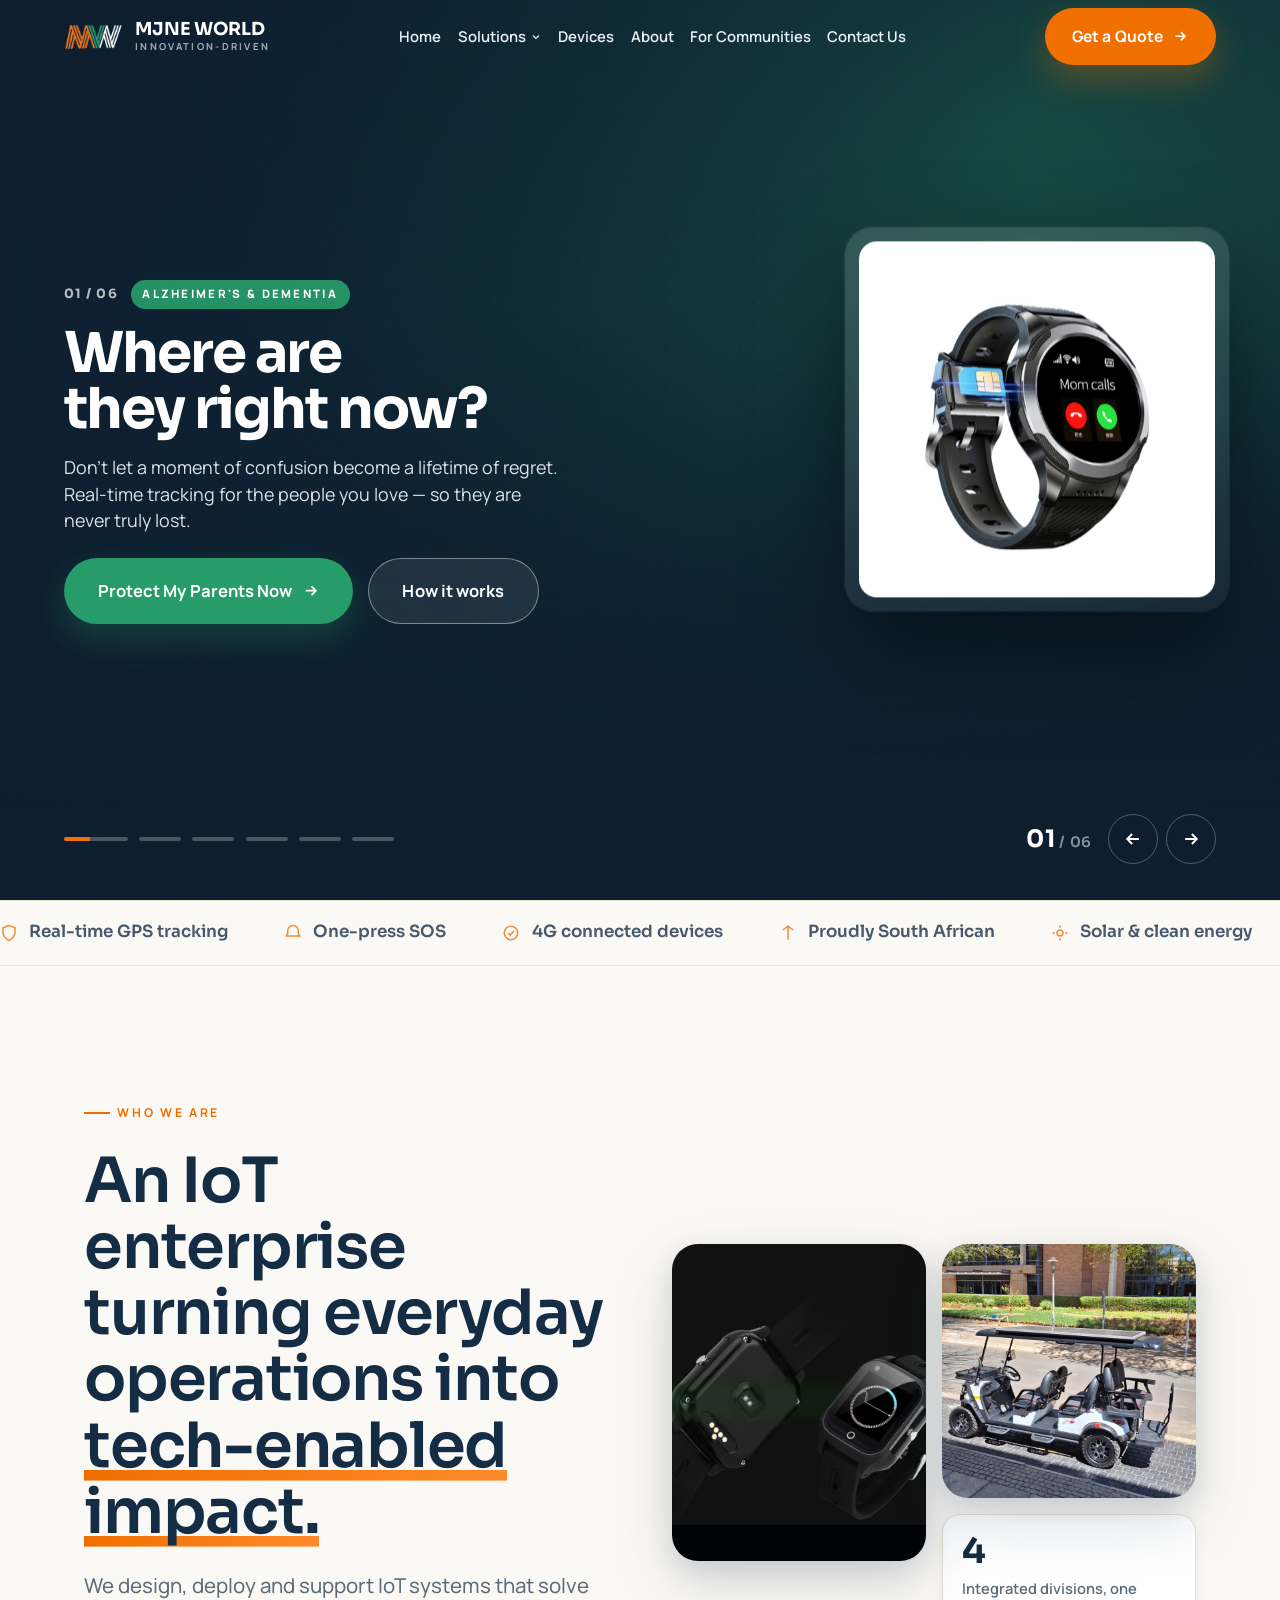
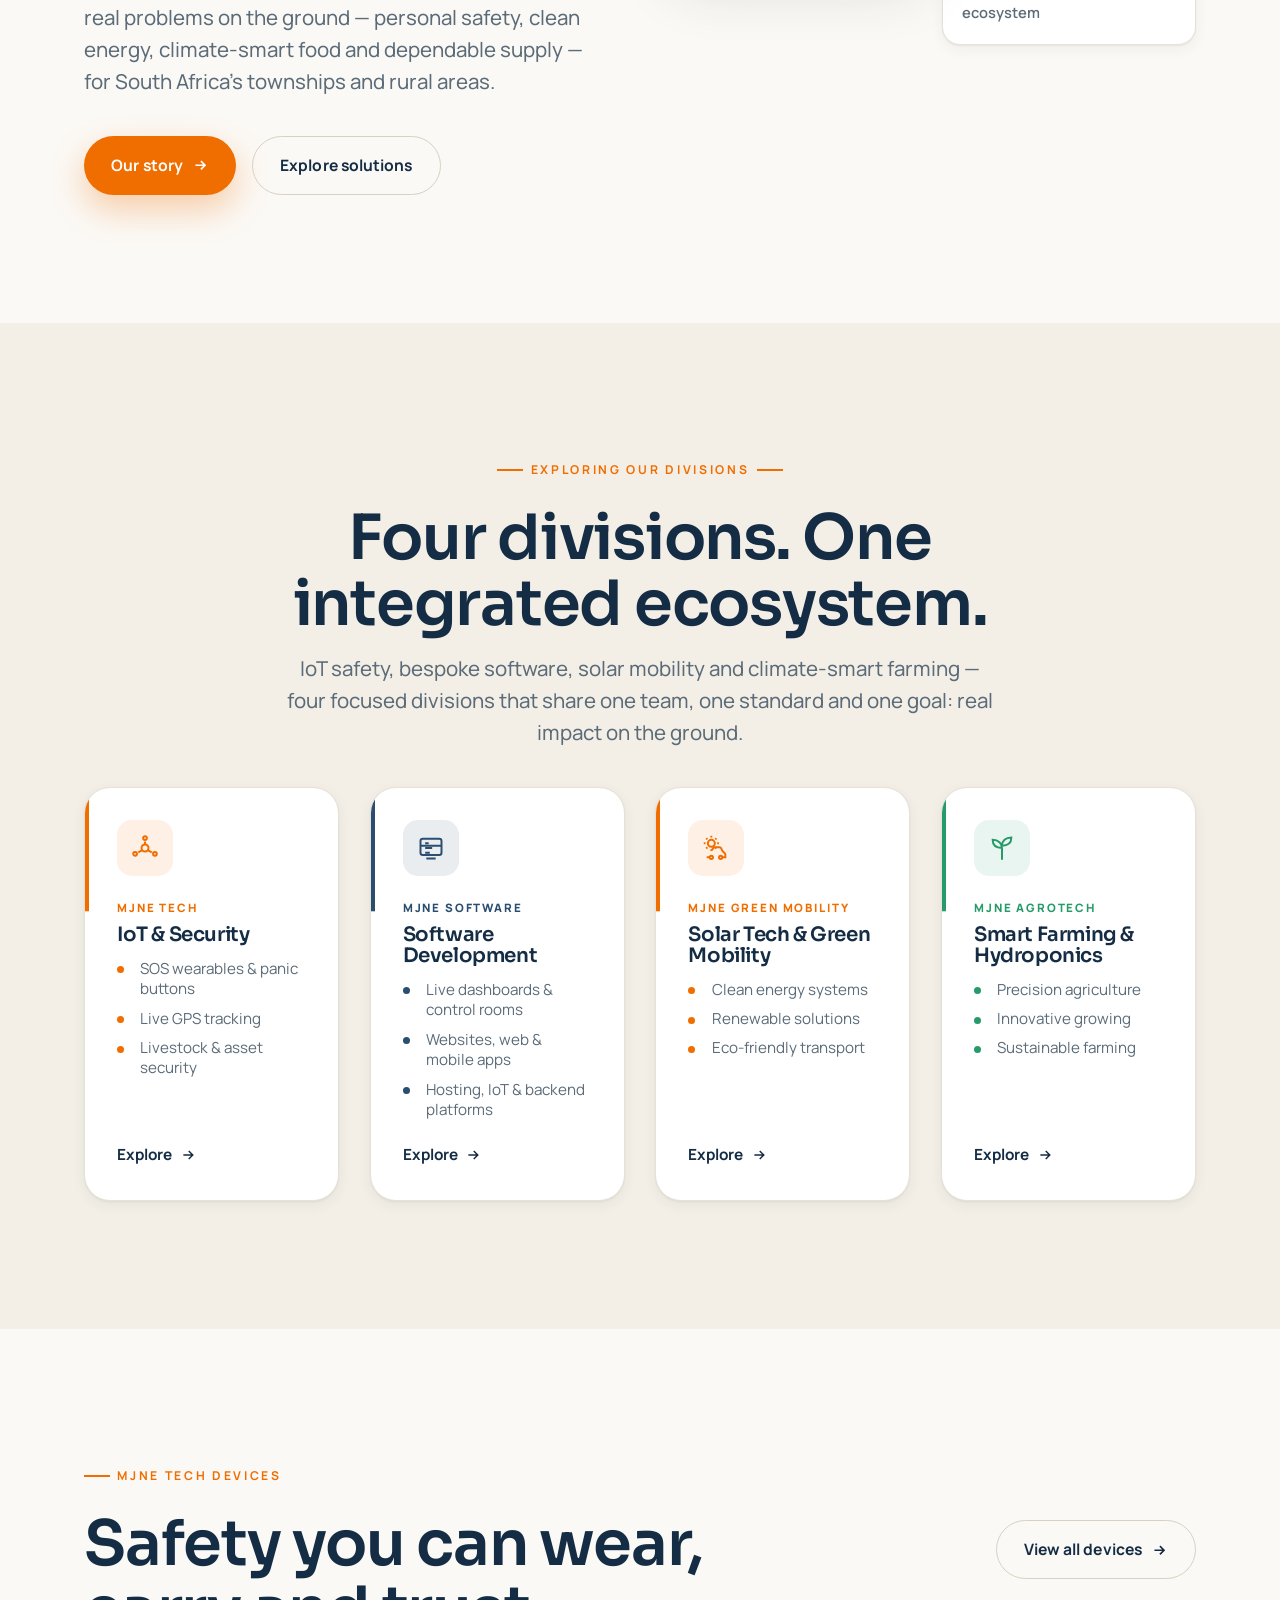
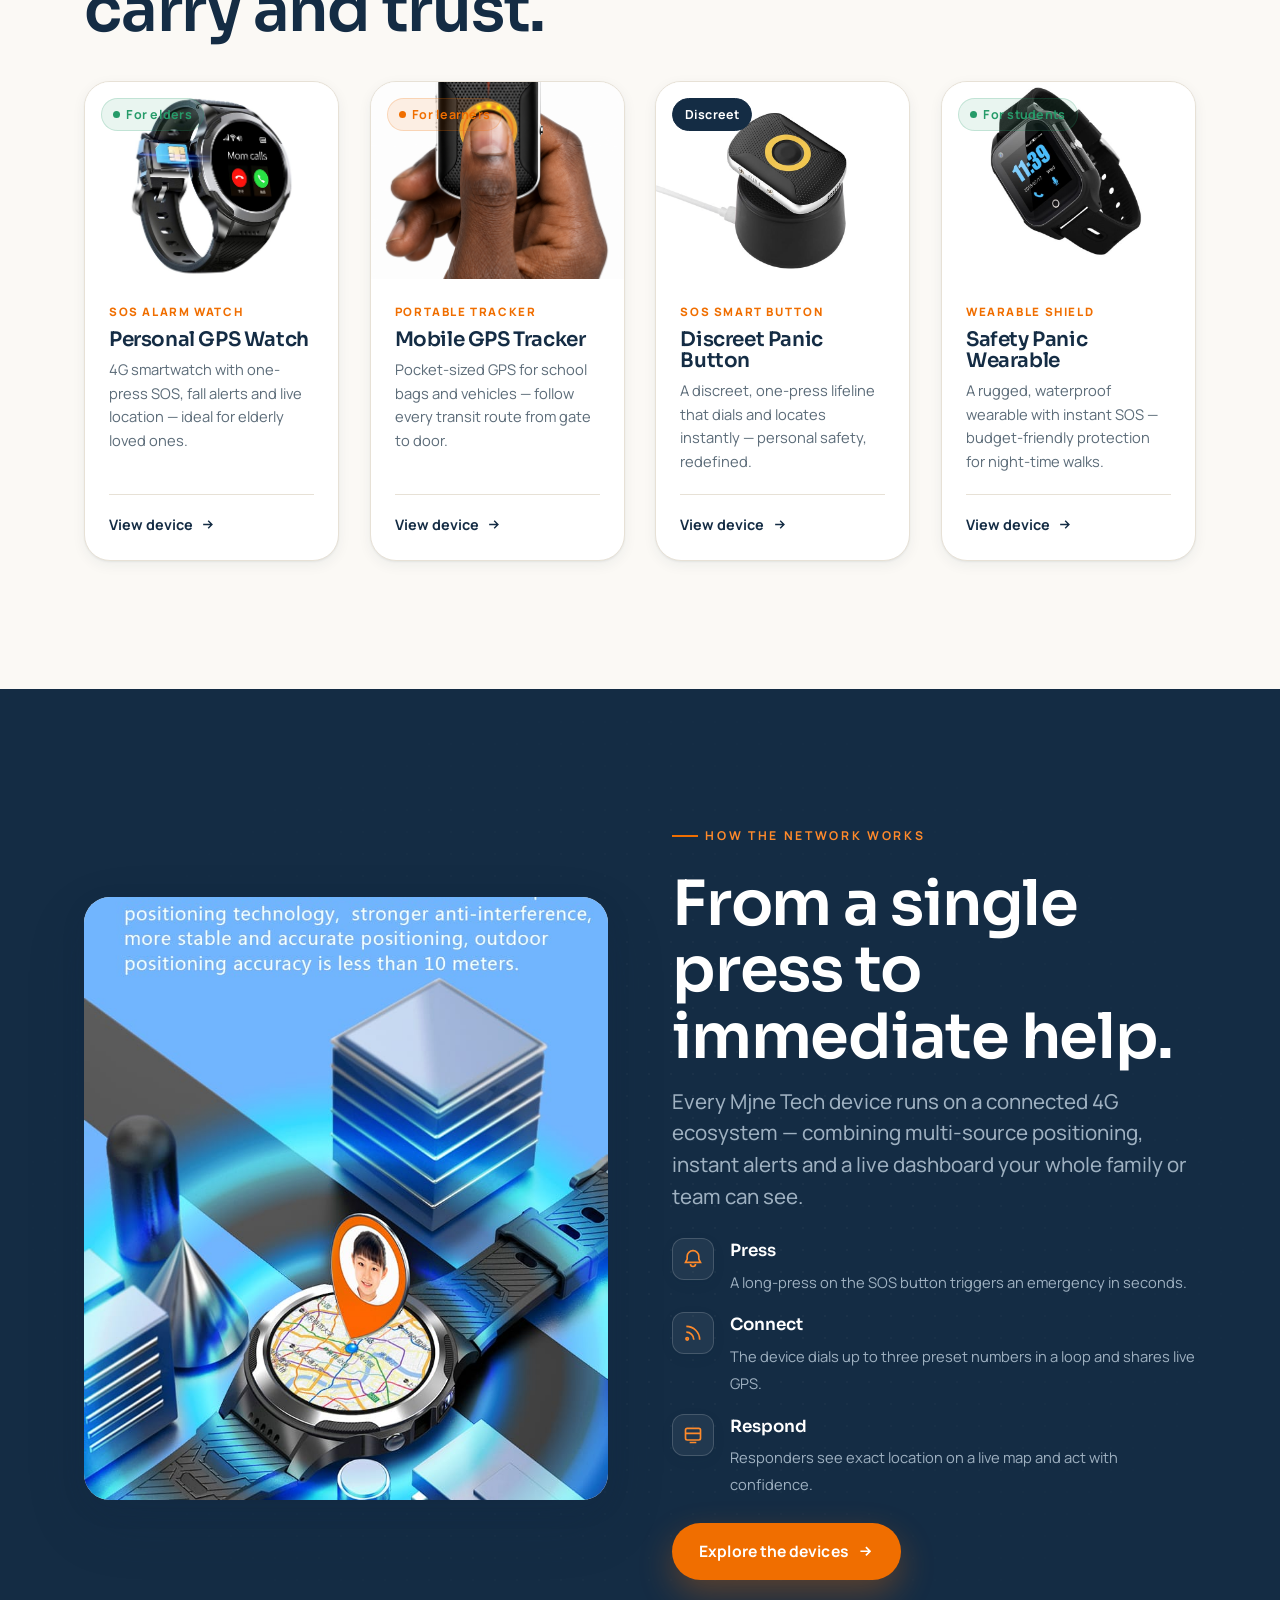
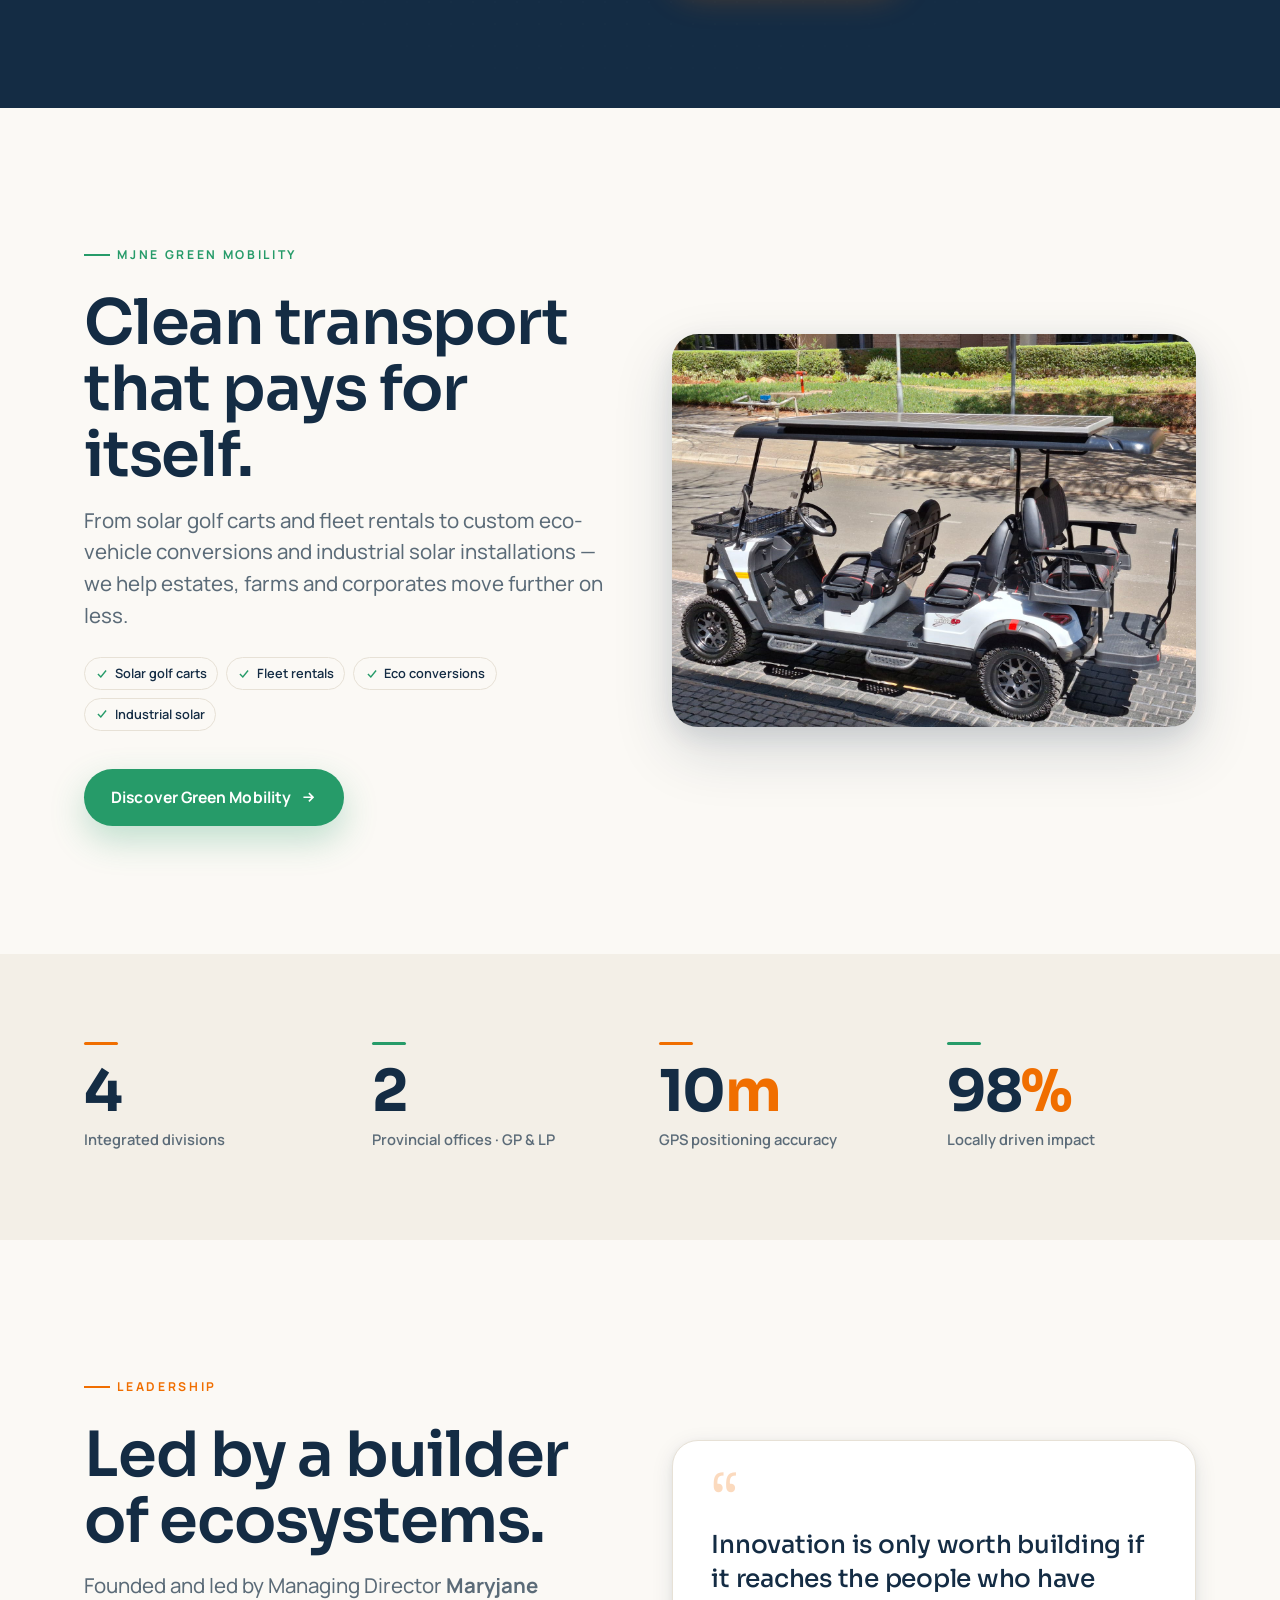
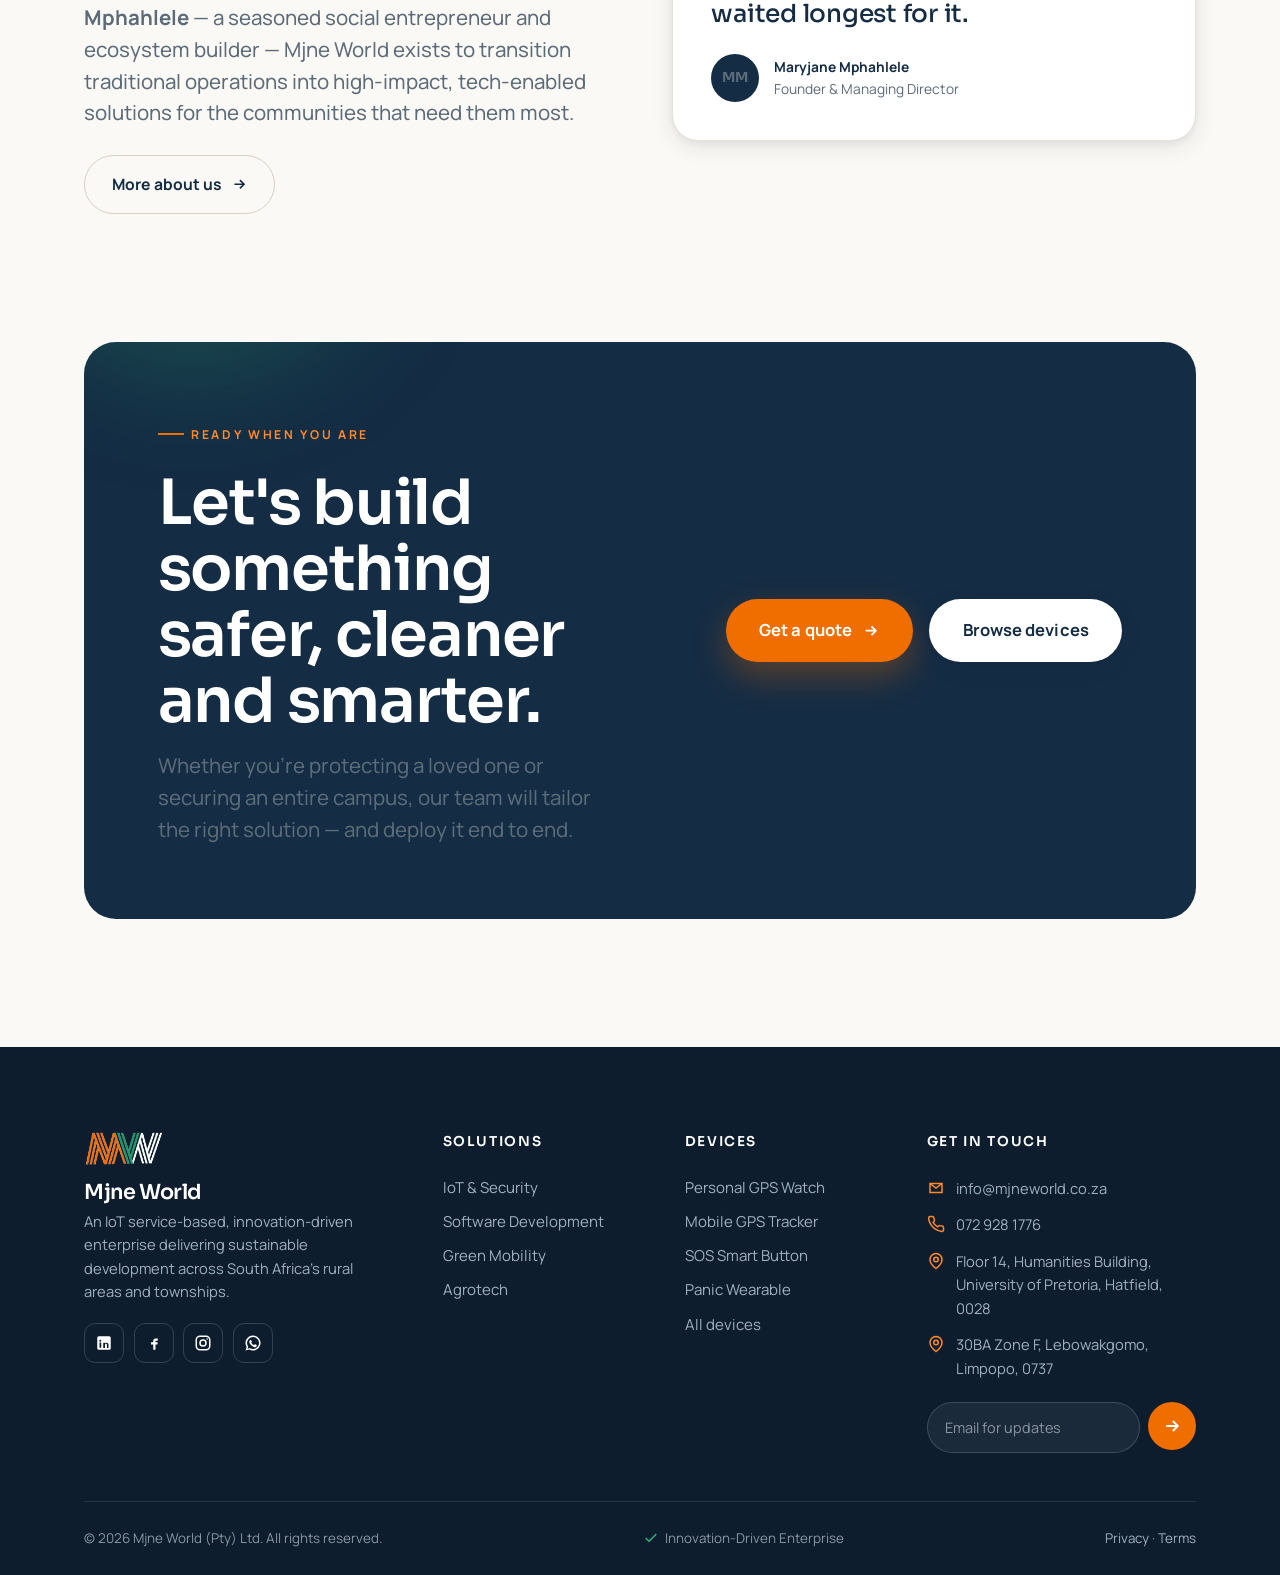
<file: site/index.html>
<!DOCTYPE html>
<html lang="en">
<head>
<meta charset="UTF-8">
<meta name="viewport" content="width=device-width, initial-scale=1.0">
<title>Mjne World — Innovation-Driven Enterprise | IoT, Safety & Sustainable Development</title>
<meta name="description" content="Mjne World builds IoT systems for real life in South Africa — SOS safety wearables and GPS tracking, custom software, solar green mobility and hydroponic farming.">
<meta property="og:title" content="Mjne World — Innovation-Driven Enterprise">
<meta property="og:description" content="Smart IoT safety, GPS tracking, SOS wearables, solar mobility and climate-smart solutions built for South Africa's communities.">
<meta property="og:type" content="website">
<link rel="icon" href="assets/logo.svg" type="image/svg+xml">
<link rel="preconnect" href="https://fonts.googleapis.com">
<link rel="preconnect" href="https://fonts.gstatic.com" crossorigin>
<link href="https://fonts.googleapis.com/css2?family=Sora:wght@400;500;600;700;800&family=Manrope:wght@400;450;500;600;700;800&display=swap" rel="stylesheet">
<link rel="stylesheet" href="css/styles.css">
</head>
<body>

<!-- ===================== HEADER ===================== -->
<header class="site-header header-light">
  <div class="container container-wide">
    <div class="bar">
      <a class="brand" href="index.html" aria-label="Mjne World home">
        <span class="mark" role="img" aria-label="Mjne World"></span>
        <span class="wordmark"><b>MJNE WORLD</b><span>Innovation-Driven</span></span>
      </a>

      <nav class="nav">
        <a href="index.html">Home</a>
        <div class="has-mega">
          <button type="button">Solutions
            <svg viewBox="0 0 24 24" fill="none" stroke="currentColor" stroke-width="2.5"><path d="m6 9 6 6 6-6"/></svg>
          </button>
          <div class="mega">
            <a href="solutions.html#tech">
              <span class="ic"><svg viewBox="0 0 24 24" fill="none" stroke="currentColor" stroke-width="1.9"><rect x="6" y="2" width="12" height="20" rx="3"/><path d="M12 18h.01"/></svg></span>
              <span><b>Mjne Tech — IoT &amp; Security</b><small>Smartwatches, SOS buttons &amp; GPS tracking</small></span>
            </a>
            <a href="solutions.html#software">
              <span class="ic"><svg viewBox="0 0 24 24" fill="none" stroke="currentColor" stroke-width="1.9"><rect x="3" y="4" width="18" height="14" rx="2"/><path d="M7 8h3M7 12h6M7 16h4M3 10h18M8 21h8"/></svg></span>
              <span><b>Mjne Software</b><small>Custom apps, dashboards &amp; platforms</small></span>
            </a>
            <a href="solutions.html#mobility">
              <span class="ic"><svg viewBox="0 0 24 24" fill="none" stroke="currentColor" stroke-width="1.9"><circle cx="7" cy="17" r="2"/><circle cx="17" cy="17" r="2"/><path d="M5 17H3V9l3-4h8l4 4h2v8h-2M9 17h6"/></svg></span>
              <span><b>Mjne Green Mobility</b><small>Solar golf carts &amp; renewable energy</small></span>
            </a>
            <a href="solutions.html#agrotech">
              <span class="ic"><svg viewBox="0 0 24 24" fill="none" stroke="currentColor" stroke-width="1.9"><path d="M12 22V12M12 12C12 8 9 5 4 5c0 5 3 7 8 7Zm0-2c0-4 3-7 8-7 0 5-3 7-8 7Z"/></svg></span>
              <span><b>Mjne Agrotech</b><small>Climate-smart hydroponic farming</small></span>
            </a>
            <a href="products.html">
              <span class="ic"><svg viewBox="0 0 24 24" fill="none" stroke="currentColor" stroke-width="1.9"><path d="M3 3h2l2.4 12.4a2 2 0 0 0 2 1.6h7.7a2 2 0 0 0 2-1.6L22 6H6"/><circle cx="9" cy="20" r="1"/><circle cx="18" cy="20" r="1"/></svg></span>
              <span><b>Shop Devices</b><small>Browse the full IoT catalogue</small></span>
            </a>
          </div>
        </div>
        <a href="products.html">Devices</a>
        <a href="about.html">About</a>
        <a href="cpf.html">For Communities</a>
        <a href="contact.html">Contact Us</a>
</nav>
      <div class="header-actions">
        <a href="contact.html#quote" class="btn header-cta"><span class="cta-long">Get a Quote</span><span class="cta-short">Quote</span> <svg viewBox="0 0 24 24" fill="none" stroke="currentColor" stroke-width="2.4"><path d="M5 12h14M13 6l6 6-6 6"/></svg></a>
        <button class="burger" aria-label="Open menu"><span></span></button>
      </div>
    </div>
  </div>
</header>

<!-- ===================== MOBILE DRAWER ===================== -->
<div class="drawer">
  <div class="scrim"></div>
  <div class="panel">
    <div class="d-head">
      <span class="wordmark" style="line-height:1"><b style="font-family:var(--display);font-weight:700;color:var(--navy);font-size:1.1rem">MJNE WORLD</b></span>
      <button class="d-close" aria-label="Close menu">
        <svg viewBox="0 0 24 24" width="22" height="22" fill="none" stroke="currentColor" stroke-width="2"><path d="M18 6 6 18M6 6l12 12"/></svg>
      </button>
    </div>
    <a href="contact.html#quote" class="btn btn-block btn-lg d-cta">Get a Quote <svg viewBox="0 0 24 24" fill="none" stroke="currentColor" stroke-width="2.4"><path d="M5 12h14M13 6l6 6-6 6"/></svg></a>
    <nav>
      <a href="index.html">Home</a>
      <a href="solutions.html">Solutions</a>
      <a href="products.html">Devices</a>
      <a href="about.html">About</a>
      <a href="cpf.html">For Communities</a>
      <a href="campus.html">For Campuses</a>
      <a href="contact.html">Contact Us</a>
    </nav>
    <div class="d-foot">
<p class="text-muted" style="margin-top:1.2rem;font-size:.88rem">072 928 1776 · info@mjneworld.co.za</p>
    </div>
  </div>
</div>

<!-- ===================== HERO CAROUSEL ===================== -->
<section class="hero" data-hero aria-label="Featured solutions">
  <div class="hero-slides">

    <!-- Slide 1 -->
    <article class="hero-slide theme-1 active">
      <div class="media"><div class="grad"><div class="dot-grid"></div></div></div>
      <div class="device"><div class="halo"></div>
        <div class="panel"><img src="assets/img/watch-round-sim.jpg" alt="Mjne personal GPS SOS smartwatch"></div>
      </div>
      <div class="container container-wide hero-inner">
        <div class="hero-text">
          <div class="hero-eyebrow reveal-line"><span class="num">01 / 06</span><span class="tag t-emerald">Alzheimer's &amp; Dementia</span></div>
          <h1 class="hero-title reveal-line">Where are they right&nbsp;now?</h1>
          <p class="hero-sub reveal-line">Don't let a moment of confusion become a lifetime of regret. Real-time tracking for the people you love — so they are never truly lost.</p>
          <div class="hero-actions reveal-line">
            <a href="contact.html?interest=Security%20%26%20Smart%20Panic%20Devices#quote" class="btn btn-emerald btn-lg">Protect My Parents Now
              <svg viewBox="0 0 24 24" fill="none" stroke="currentColor" stroke-width="2.4"><path d="M5 12h14M13 6l6 6-6 6"/></svg></a>
            <a href="solutions.html#tech" class="btn btn-ghost btn-lg">How it works</a>
          </div>
        </div>
      </div>
    </article>

    <!-- Slide 2 -->
    <article class="hero-slide theme-2">
      <div class="media"><div class="grad"><div class="dot-grid"></div></div></div>
      <div class="device"><div class="halo"></div>
        <div class="panel"><img src="assets/img/tracker-sos-hand.png" alt="Portable GPS tracker for school transport"></div>
      </div>
      <div class="container container-wide hero-inner">
        <div class="hero-text">
          <div class="hero-eyebrow reveal-line"><span class="num">02 / 06</span><span class="tag">School Transport</span></div>
          <h1 class="hero-title reveal-line">The bell rang an hour ago. Do you know where your child&nbsp;is?</h1>
          <p class="hero-sub reveal-line">Stop guessing. Track every journey from the school gate to your front door — live, on any phone.</p>
          <div class="hero-actions reveal-line">
            <a href="gps-tracker.html" class="btn btn-lg">Track My Child Today
              <svg viewBox="0 0 24 24" fill="none" stroke="currentColor" stroke-width="2.4"><path d="M5 12h14M13 6l6 6-6 6"/></svg></a>
            <a href="solutions.html#tech" class="btn btn-ghost btn-lg">How it works</a>
          </div>
        </div>
      </div>
    </article>

    <!-- Slide 3 -->
    <article class="hero-slide theme-3">
      <div class="media"><div class="grad"><div class="dot-grid"></div></div></div>
      <div class="device"><div class="halo"></div>
        <div class="panel"><img src="assets/img/tracker-sos-dock.jpg" alt="Discreet SOS smart button"></div>
      </div>
      <div class="container container-wide hero-inner">
        <div class="hero-text">
          <div class="hero-eyebrow reveal-line"><span class="num">03 / 06</span><span class="tag">GBV Smart Buttons</span></div>
          <h1 class="hero-title reveal-line">You are never alone in the&nbsp;dark.</h1>
          <p class="hero-sub reveal-line">Take your power back from gender-based violence. One press of a discreet Smart Button sends immediate, life-saving help to the people who matter.</p>
          <div class="hero-actions reveal-line">
            <a href="smart-button.html" class="btn btn-lg">Get Your Lifeline Now
              <svg viewBox="0 0 24 24" fill="none" stroke="currentColor" stroke-width="2.4"><path d="M5 12h14M13 6l6 6-6 6"/></svg></a>
            <a href="cpf.html" class="btn btn-ghost btn-lg">For organisations</a>
          </div>
        </div>
      </div>
    </article>

    <!-- Slide 4 -->
    <article class="hero-slide theme-4">
      <div class="media"><div class="grad"><div class="dot-grid"></div></div></div>
      <div class="device"><div class="halo"></div>
        <div class="panel"><img src="assets/img/watch-round-face.jpg" alt="Wearable safety watch for night-time"></div>
      </div>
      <div class="container container-wide hero-inner">
        <div class="hero-text">
          <div class="hero-eyebrow reveal-line"><span class="num">04 / 06</span><span class="tag t-emerald">Night-time Safety</span></div>
          <h1 class="hero-title reveal-line">Late-night study shouldn't feel like a&nbsp;nightmare.</h1>
          <p class="hero-sub reveal-line">Walk to the library and back with absolute peace of mind. Your wearable shield is always one touch away.</p>
          <div class="hero-actions reveal-line">
            <a href="panic-wearable.html" class="btn btn-lg">Secure My Walk Tonight
              <svg viewBox="0 0 24 24" fill="none" stroke="currentColor" stroke-width="2.4"><path d="M5 12h14M13 6l6 6-6 6"/></svg></a>
            <a href="campus.html" class="btn btn-ghost btn-lg">For campuses</a>
          </div>
        </div>
      </div>
    </article>

    <!-- Slide 5 -->
    <article class="hero-slide theme-5">
      <div class="media"><div class="grad"><div class="dot-grid"></div></div></div>
      <div class="device"><div class="halo"></div>
        <div class="panel"><img src="assets/img/graphic-gps.jpg" alt="Connected community security network"></div>
      </div>
      <div class="container container-wide hero-inner">
        <div class="hero-text">
          <div class="hero-eyebrow reveal-line"><span class="num">05 / 06</span><span class="tag t-emerald">Community Policing</span></div>
          <h1 class="hero-title reveal-line">Is your neighbourhood actually&nbsp;safe?</h1>
          <p class="hero-sub reveal-line">Fixed guards aren't enough. Empower your CPF with an instant, connected smart-security network that links every member.</p>
          <div class="hero-actions reveal-line">
            <a href="cpf.html" class="btn btn-emerald btn-lg">Secure Our Community Now
              <svg viewBox="0 0 24 24" fill="none" stroke="currentColor" stroke-width="2.4"><path d="M5 12h14M13 6l6 6-6 6"/></svg></a>
            <a href="contact.html" class="btn btn-ghost btn-lg">Request a quote</a>
          </div>
        </div>
      </div>
    </article>

    <!-- Slide 6 -->
    <article class="hero-slide theme-6">
      <div class="media"><div class="grad"><div class="dot-grid"></div></div></div>
      <div class="device"><div class="halo"></div>
        <div class="panel"><img src="assets/img/watch-sos-square.jpg" alt="Campus IoT safety wearable"></div>
      </div>
      <div class="container container-wide hero-inner">
        <div class="hero-text">
          <div class="hero-eyebrow reveal-line"><span class="num">06 / 06</span><span class="tag">Education Institutions</span></div>
          <h1 class="hero-title reveal-line">Protect every learner, on every&nbsp;campus.</h1>
          <p class="hero-sub reveal-line">Large-scale IoT safety, engineered for schools, colleges and universities — and deployed end to end by our team.</p>
          <div class="hero-actions reveal-line">
            <a href="campus.html" class="btn btn-lg">Secure Our Campus Now
              <svg viewBox="0 0 24 24" fill="none" stroke="currentColor" stroke-width="2.4"><path d="M5 12h14M13 6l6 6-6 6"/></svg></a>
            <a href="contact.html" class="btn btn-ghost btn-lg">Speak to an expert</a>
          </div>
        </div>
      </div>
    </article>
  </div>

  <!-- controls -->
  <div class="hero-ui">
    <div class="container container-wide">
      <div class="row">
        <div class="hero-dots" role="tablist" aria-label="Slide navigation">
          <button class="active" aria-label="Slide 1"><span class="fill"></span></button>
          <button aria-label="Slide 2"><span class="fill"></span></button>
          <button aria-label="Slide 3"><span class="fill"></span></button>
          <button aria-label="Slide 4"><span class="fill"></span></button>
          <button aria-label="Slide 5"><span class="fill"></span></button>
          <button aria-label="Slide 6"><span class="fill"></span></button>
        </div>
        <div class="flex items-center gap-2">
          <span class="hero-count" data-hero-count><b>01</b><span>&nbsp;/&nbsp;06</span></span>
          <div class="hero-arrows">
            <button data-hero-prev aria-label="Previous slide"><svg viewBox="0 0 24 24" fill="none" stroke="currentColor" stroke-width="2.2"><path d="M19 12H5M11 18l-6-6 6-6"/></svg></button>
            <button data-hero-next aria-label="Next slide"><svg viewBox="0 0 24 24" fill="none" stroke="currentColor" stroke-width="2.2"><path d="M5 12h14M13 6l6 6-6 6"/></svg></button>
          </div>
        </div>
      </div>
    </div>
  </div>

</section>

<!-- ===================== TRUST MARQUEE ===================== -->
<div class="marquee" aria-hidden="true">
  <div class="track">
    <span class="item"><svg viewBox="0 0 24 24" fill="none" stroke="currentColor" stroke-width="2"><path d="M12 2 4 5v6c0 5 3.4 8.5 8 11 4.6-2.5 8-6 8-11V5l-8-3Z"/></svg> Real-time GPS tracking</span>
    <span class="item"><svg viewBox="0 0 24 24" fill="none" stroke="currentColor" stroke-width="2"><path d="M12 2a7 7 0 0 0-7 7v3l-2 4h18l-2-4V9a7 7 0 0 0-7-7Z"/></svg> One-press SOS</span>
    <span class="item"><svg viewBox="0 0 24 24" fill="none" stroke="currentColor" stroke-width="2"><circle cx="12" cy="12" r="9"/><path d="m8 12 3 3 5-6"/></svg> 4G connected devices</span>
    <span class="item"><svg viewBox="0 0 24 24" fill="none" stroke="currentColor" stroke-width="2"><path d="M12 3v18M5 8l7-5 7 5"/></svg> Proudly South African</span>
    <span class="item"><svg viewBox="0 0 24 24" fill="none" stroke="currentColor" stroke-width="2"><circle cx="12" cy="12" r="4"/><path d="M12 2v3M12 19v3M2 12h3M19 12h3"/></svg> Solar &amp; clean energy</span>
    <span class="item"><svg viewBox="0 0 24 24" fill="none" stroke="currentColor" stroke-width="2"><path d="M3 12h18M3 6h18M3 18h18"/></svg> End-to-end deployment</span>
    <!-- duplicate for seamless loop -->
    <span class="item"><svg viewBox="0 0 24 24" fill="none" stroke="currentColor" stroke-width="2"><path d="M12 2 4 5v6c0 5 3.4 8.5 8 11 4.6-2.5 8-6 8-11V5l-8-3Z"/></svg> Real-time GPS tracking</span>
    <span class="item"><svg viewBox="0 0 24 24" fill="none" stroke="currentColor" stroke-width="2"><path d="M12 2a7 7 0 0 0-7 7v3l-2 4h18l-2-4V9a7 7 0 0 0-7-7Z"/></svg> One-press SOS</span>
    <span class="item"><svg viewBox="0 0 24 24" fill="none" stroke="currentColor" stroke-width="2"><circle cx="12" cy="12" r="9"/><path d="m8 12 3 3 5-6"/></svg> 4G connected devices</span>
    <span class="item"><svg viewBox="0 0 24 24" fill="none" stroke="currentColor" stroke-width="2"><path d="M12 3v18M5 8l7-5 7 5"/></svg> Proudly South African</span>
    <span class="item"><svg viewBox="0 0 24 24" fill="none" stroke="currentColor" stroke-width="2"><circle cx="12" cy="12" r="4"/><path d="M12 2v3M12 19v3M2 12h3M19 12h3"/></svg> Solar &amp; clean energy</span>
    <span class="item"><svg viewBox="0 0 24 24" fill="none" stroke="currentColor" stroke-width="2"><path d="M3 12h18M3 6h18M3 18h18"/></svg> End-to-end deployment</span>
  </div>
</div>

<!-- ===================== POSITIONING / INTRO ===================== -->
<section class="section bg-paper">
  <div class="container">
    <div class="split">
      <div class="split-text" data-reveal>
        <span class="kicker">Who we are</span>
        <h2 class="h1 mt-3">An IoT enterprise turning everyday operations into <span class="hl">tech-enabled impact.</span></h2>
        <p class="lead mt-3">We design, deploy and support IoT systems that solve real problems on the ground — personal safety, clean energy, climate-smart food and dependable supply — for South Africa's townships and rural areas.</p>
        <div class="flex wrap gap-2 mt-4">
          <a href="about.html" class="btn">Our story
            <svg viewBox="0 0 24 24" fill="none" stroke="currentColor" stroke-width="2.4"><path d="M5 12h14M13 6l6 6-6 6"/></svg></a>
          <a href="solutions.html" class="btn btn-ghost">Explore solutions</a>
        </div>
      </div>
      <div class="split-media" data-reveal data-delay="2">
        <div class="grid cols-2" style="gap:1rem">
          <div class="media-frame" style="aspect-ratio:1/1.25"><img src="assets/img/watch-sos-pair.jpg" alt="Mjne Tech SOS smartwatches"></div>
          <div class="stack" style="--gap:1rem">
            <div class="media-frame" style="aspect-ratio:1/1"><img src="assets/img/cart-side-full.jpg" alt="Solar-powered golf cart"></div>
            <div class="card" style="padding:1.2rem">
              <div class="stat"><div class="num" style="font-size:2.2rem">4</div><div class="lbl">Integrated divisions, one ecosystem</div></div>
            </div>
          </div>
        </div>
      </div>
    </div>
  </div>
</section>

<!-- ===================== DIVISIONS ===================== -->
<section class="section bg-sand" id="divisions">
  <div class="container">
    <div class="eyebrow-block center mx-auto" data-reveal>
      <span class="kicker center">Exploring our divisions</span>
      <h2 class="h1 mt-3">Four divisions. One integrated ecosystem.</h2>
      <p class="lead mt-2 mx-auto measure">IoT safety, bespoke software, solar mobility and climate-smart farming — four focused divisions that share one team, one standard and one goal: real impact on the ground.</p>
    </div>

    <div class="grid cols-4 mt-4">
      <article class="division acc-orange" data-reveal>
        <div class="d-ic"><svg viewBox="0 0 24 24" fill="none" stroke="currentColor" stroke-width="1.7"><circle cx="12" cy="12" r="3"/><circle cx="12" cy="3.5" r="1.6"/><circle cx="20.5" cy="17" r="1.6"/><circle cx="3.5" cy="17" r="1.6"/><path d="M12 6.5v2.5M13.9 13.6l3.9 2.2M10.1 13.6l-3.9 2.2"/></svg></div>
        <span class="d-tag">Mjne Tech</span>
        <h3>IoT &amp; Security</h3>
        <ul class="d-feats">
          <li>SOS wearables &amp; panic buttons</li>
          <li>Live GPS tracking</li>
          <li>Livestock &amp; asset security</li>
        </ul>
        <a href="solutions.html#tech" class="d-link link-arrow">Explore <svg viewBox="0 0 24 24" fill="none" stroke="currentColor" stroke-width="2.2"><path d="M5 12h14M13 6l6 6-6 6"/></svg></a>
      </article>

      <article class="division acc-navy" data-reveal data-delay="1">
        <div class="d-ic"><svg viewBox="0 0 24 24" fill="none" stroke="currentColor" stroke-width="1.7"><rect x="3" y="4" width="18" height="14" rx="2"/><path d="M7 8h3M7 12h6M7 16h4M3 10h18M8 21h8"/></svg></div>
        <span class="d-tag">Mjne Software</span>
        <h3>Software Development</h3>
        <ul class="d-feats">
          <li>Live dashboards &amp; control rooms</li>
          <li>Websites, web &amp; mobile apps</li>
          <li>Hosting, IoT &amp; backend platforms</li>
        </ul>
        <a href="solutions.html#software" class="d-link link-arrow">Explore <svg viewBox="0 0 24 24" fill="none" stroke="currentColor" stroke-width="2.2"><path d="M5 12h14M13 6l6 6-6 6"/></svg></a>
      </article>

      <article class="division acc-orange" data-reveal data-delay="2">
        <div class="d-ic"><svg viewBox="0 0 24 24" fill="none" stroke="currentColor" stroke-width="1.7"><circle cx="8" cy="8" r="3"/><path d="M8 1.5V3M8 13v1.5M1.5 8H3M13 8h1.5M3.6 3.6l1 1M11.4 11.4l1 1M12.4 3.6l-1 1M4.6 11.4l-1 1"/><path d="M4 20h2m11 0h3v-2.4a1.6 1.6 0 0 0-.5-1.1l-2-1.9-1-2.3a1.6 1.6 0 0 0-1.5-1H11a1.6 1.6 0 0 0-1.5 1L8.5 14"/><circle cx="8" cy="20" r="1.4"/><circle cx="16" cy="20" r="1.4"/></svg></div>
        <span class="d-tag">Mjne Green Mobility</span>
        <h3>Solar Tech &amp; Green Mobility</h3>
        <ul class="d-feats">
          <li>Clean energy systems</li>
          <li>Renewable solutions</li>
          <li>Eco-friendly transport</li>
        </ul>
        <a href="solutions.html#mobility" class="d-link link-arrow">Explore <svg viewBox="0 0 24 24" fill="none" stroke="currentColor" stroke-width="2.2"><path d="M5 12h14M13 6l6 6-6 6"/></svg></a>
      </article>

      <article class="division acc-emerald" data-reveal data-delay="3">
        <div class="d-ic"><svg viewBox="0 0 24 24" fill="none" stroke="currentColor" stroke-width="1.7"><path d="M12 22V12M12 12C12 8 9 5 4 5c0 5 3 7 8 7Zm0-2c0-4 3-7 8-7 0 5-3 7-8 7Z"/></svg></div>
        <span class="d-tag">Mjne Agrotech</span>
        <h3>Smart Farming &amp; Hydroponics</h3>
        <ul class="d-feats">
          <li>Precision agriculture</li>
          <li>Innovative growing</li>
          <li>Sustainable farming</li>
        </ul>
        <a href="solutions.html#agrotech" class="d-link link-arrow">Explore <svg viewBox="0 0 24 24" fill="none" stroke="currentColor" stroke-width="2.2"><path d="M5 12h14M13 6l6 6-6 6"/></svg></a>
      </article>

    </div>
  </div>
</section>

<!-- ===================== FEATURED DEVICES ===================== -->
<section class="section bg-paper" id="devices">
  <div class="container">
    <div class="flex items-center wrap gap-2 mb-4" style="justify-content:space-between" data-reveal>
      <div class="eyebrow-block">
        <span class="kicker">Mjne Tech devices</span>
        <h2 class="h1 mt-3">Safety you can wear, carry and trust.</h2>
      </div>
      <a href="products.html" class="btn btn-ghost">View all devices
        <svg viewBox="0 0 24 24" fill="none" stroke="currentColor" stroke-width="2.4"><path d="M5 12h14M13 6l6 6-6 6"/></svg></a>
    </div>

    <div class="grid cols-4">
      <!-- Product 1 -->
      <a class="product" href="sos-watch.html" data-reveal>
        <div class="p-media"><span class="p-badge pill pill-emerald"><span class="dot"></span>For elders</span>
          <img src="assets/img/watch-round-sim.jpg" alt="SOS alarm smartwatch"></div>
        <div class="p-body">
          <span class="p-cat">SOS Alarm Watch</span>
          <h3>Personal GPS Watch</h3>
          <p class="p-desc">4G smartwatch with one-press SOS, fall alerts and live location — ideal for elderly loved ones.</p>
          <div class="p-foot"><span class="link-arrow">View device <svg viewBox="0 0 24 24" fill="none" stroke="currentColor" stroke-width="2.2"><path d="M5 12h14M13 6l6 6-6 6"/></svg></span></div>
        </div>
      </a>
      <!-- Product 2 -->
      <a class="product" href="gps-tracker.html" data-reveal data-delay="1">
        <div class="p-media"><span class="p-badge pill pill-orange"><span class="dot" style="background:var(--orange)"></span>For learners</span>
          <img src="assets/img/tracker-sos-hand.png" alt="Mobile GPS tracker"></div>
        <div class="p-body">
          <span class="p-cat">Portable Tracker</span>
          <h3>Mobile GPS Tracker</h3>
          <p class="p-desc">Pocket-sized GPS for school bags and vehicles — follow every transit route from gate to door.</p>
          <div class="p-foot"><span class="link-arrow">View device <svg viewBox="0 0 24 24" fill="none" stroke="currentColor" stroke-width="2.2"><path d="M5 12h14M13 6l6 6-6 6"/></svg></span></div>
        </div>
      </a>
      <!-- Product 3 -->
      <a class="product" href="smart-button.html" data-reveal data-delay="2">
        <div class="p-media"><span class="p-badge pill pill-navy">Discreet</span>
          <img src="assets/img/tracker-sos-dock.jpg" alt="SOS smart button"></div>
        <div class="p-body">
          <span class="p-cat">SOS Smart Button</span>
          <h3>Discreet Panic Button</h3>
          <p class="p-desc">A discreet, one-press lifeline that dials and locates instantly — personal safety, redefined.</p>
          <div class="p-foot"><span class="link-arrow">View device <svg viewBox="0 0 24 24" fill="none" stroke="currentColor" stroke-width="2.2"><path d="M5 12h14M13 6l6 6-6 6"/></svg></span></div>
        </div>
      </a>
      <!-- Product 4 -->
      <a class="product" href="panic-wearable.html" data-reveal data-delay="3">
        <div class="p-media"><span class="p-badge pill pill-emerald"><span class="dot"></span>For students</span>
          <img src="assets/img/watch-sos-square.jpg" alt="Wearable panic watch"></div>
        <div class="p-body">
          <span class="p-cat">Wearable Shield</span>
          <h3>Safety Panic Wearable</h3>
          <p class="p-desc">A rugged, waterproof wearable with instant SOS — budget-friendly protection for night-time walks.</p>
          <div class="p-foot"><span class="link-arrow">View device <svg viewBox="0 0 24 24" fill="none" stroke="currentColor" stroke-width="2.2"><path d="M5 12h14M13 6l6 6-6 6"/></svg></span></div>
        </div>
      </a>
    </div>
  </div>
</section>

<!-- ===================== HOW IT WORKS (IoT) ===================== -->
<section class="section bg-navy" style="overflow:hidden">
  <div class="dot-grid" style="opacity:.5"></div>
  <div class="container relative">
    <div class="split">
      <div class="split-media" data-reveal>
        <div class="media-frame tall"><img src="assets/img/graphic-gps.jpg" alt="Meter-level GPS positioning">
          <div class="media-badge bl"><div class="mb-ic"><svg viewBox="0 0 24 24" fill="none" stroke="currentColor" stroke-width="2"><path d="M12 21s-7-4.4-9.5-9A5.5 5.5 0 0 1 12 5a5.5 5.5 0 0 1 9.5 7c-2.5 4.6-9.5 9-9.5 9Z"/><circle cx="12" cy="10" r="2.2"/></svg></div><div><b>&lt; 10 m accuracy</b><small>GPS · WiFi · LBS positioning</small></div></div>
        </div>
      </div>
      <div class="on-dark split-text" data-reveal data-delay="1">
        <span class="kicker">How the network works</span>
        <h2 class="h1 mt-3" style="color:#fff">From a single press to immediate help.</h2>
        <p class="lead mt-2">Every Mjne Tech device runs on a connected 4G ecosystem — combining multi-source positioning, instant alerts and a live dashboard your whole family or team can see.</p>
        <ul class="feature-list">
          <li><span class="fic"><svg viewBox="0 0 24 24" fill="none" stroke="currentColor" stroke-width="2"><path d="M12 2a7 7 0 0 0-7 7v3l-2 4h18l-2-4V9a7 7 0 0 0-7-7Z"/><path d="M9 18a3 3 0 0 0 6 0"/></svg></span><div><b>Press</b><span>A long-press on the SOS button triggers an emergency in seconds.</span></div></li>
          <li><span class="fic"><svg viewBox="0 0 24 24" fill="none" stroke="currentColor" stroke-width="2"><path d="M4 11a9 9 0 0 1 9 9M4 4a16 16 0 0 1 16 16"/><circle cx="5" cy="19" r="1.5"/></svg></span><div><b>Connect</b><span>The device dials up to three preset numbers in a loop and shares live GPS.</span></div></li>
          <li><span class="fic"><svg viewBox="0 0 24 24" fill="none" stroke="currentColor" stroke-width="2"><rect x="3" y="4" width="18" height="14" rx="2"/><path d="M3 10h18M8 21h8"/></svg></span><div><b>Respond</b><span>Responders see exact location on a live map and act with confidence.</span></div></li>
        </ul>
        <a href="products.html" class="btn mt-3">Explore the devices
          <svg viewBox="0 0 24 24" fill="none" stroke="currentColor" stroke-width="2.4"><path d="M5 12h14M13 6l6 6-6 6"/></svg></a>
      </div>
    </div>
  </div>
</section>

<!-- ===================== GREEN MOBILITY FEATURE ===================== -->
<section class="section bg-paper">
  <div class="container">
    <div class="split reverse">
      <div class="split-media" data-reveal>
        <div class="media-frame wide"><img src="assets/img/cart-side-alt.jpg" alt="Solar-powered Kandi Kruiser golf cart">
          <div class="media-badge tr"><div class="mb-ic em"><svg viewBox="0 0 24 24" fill="none" stroke="currentColor" stroke-width="2"><circle cx="12" cy="12" r="4"/><path d="M12 2v3M12 19v3M2 12h3M19 12h3M5 5l2 2M17 17l2 2M19 5l-2 2M7 17l-2 2"/></svg></div><div><b>Solar-roofed</b><small>Charge while you drive</small></div></div>
        </div>
      </div>
      <div class="split-text" data-reveal data-delay="1">
        <span class="kicker muted">Mjne Green Mobility</span>
        <h2 class="h1 mt-3">Clean transport that pays for itself.</h2>
        <p class="lead mt-2">From solar golf carts and fleet rentals to custom eco-vehicle conversions and industrial solar installations — we help estates, farms and corporates move further on less.</p>
        <div class="chips mt-3">
          <span class="chip"><svg viewBox="0 0 24 24" fill="none" stroke="currentColor" stroke-width="2.4"><path d="m5 12 5 5 9-11"/></svg>Solar golf carts</span>
          <span class="chip"><svg viewBox="0 0 24 24" fill="none" stroke="currentColor" stroke-width="2.4"><path d="m5 12 5 5 9-11"/></svg>Fleet rentals</span>
          <span class="chip"><svg viewBox="0 0 24 24" fill="none" stroke="currentColor" stroke-width="2.4"><path d="m5 12 5 5 9-11"/></svg>Eco conversions</span>
          <span class="chip"><svg viewBox="0 0 24 24" fill="none" stroke="currentColor" stroke-width="2.4"><path d="m5 12 5 5 9-11"/></svg>Industrial solar</span>
        </div>
        <a href="solutions.html#mobility" class="btn btn-emerald mt-4">Discover Green Mobility
          <svg viewBox="0 0 24 24" fill="none" stroke="currentColor" stroke-width="2.4"><path d="M5 12h14M13 6l6 6-6 6"/></svg></a>
      </div>
    </div>
  </div>
</section>

<!-- ===================== STATS ===================== -->
<section class="section-sm bg-sand">
  <div class="container">
    <div class="stats">
      <div class="stat" data-reveal><div class="bar"></div><div class="num"><span data-count="4">0</span></div><div class="lbl">Integrated divisions</div></div>
      <div class="stat" data-reveal data-delay="1"><div class="bar" style="background:var(--emerald)"></div><div class="num"><span data-count="2">0</span></div><div class="lbl">Provincial offices · GP &amp; LP</div></div>
      <div class="stat" data-reveal data-delay="2"><div class="bar"></div><div class="num"><span data-count="10">0</span><span class="suffix">m</span></div><div class="lbl">GPS positioning accuracy</div></div>
      <div class="stat" data-reveal data-delay="3"><div class="bar" style="background:var(--emerald)"></div><div class="num"><span data-count="100">0</span><span class="suffix">%</span></div><div class="lbl">Locally driven impact</div></div>
    </div>
  </div>
</section>

<!-- ===================== MD QUOTE ===================== -->
<section class="section bg-paper">
  <div class="container">
    <div class="split">
      <div class="split-text" data-reveal>
        <span class="kicker">Leadership</span>
        <h2 class="h1 mt-3">Led by a builder of ecosystems.</h2>
        <p class="lead mt-2">Founded and led by Managing Director <b>Maryjane Mphahlele</b> — a seasoned social entrepreneur and ecosystem builder — Mjne World exists to transition traditional operations into high-impact, tech-enabled solutions for the communities that need them most.</p>
        <a href="about.html" class="btn btn-ghost mt-3">More about us
          <svg viewBox="0 0 24 24" fill="none" stroke="currentColor" stroke-width="2.4"><path d="M5 12h14M13 6l6 6-6 6"/></svg></a>
      </div>
      <div class="split-media" data-reveal data-delay="1">
        <div class="quote-card">
          <div class="mark">&ldquo;</div>
          <blockquote>Innovation is only worth building if it reaches the people who have waited longest for it.</blockquote>
          <div class="who"><span class="avatar">MM</span><span><b>Maryjane Mphahlele</b><span>Founder &amp; Managing Director</span></span></div>
        </div>
      </div>
    </div>
  </div>
</section>

<!-- ===================== CTA BANNER ===================== -->
<section class="section bg-paper" style="padding-top:0">
  <div class="container">
    <div class="cta-banner" data-reveal>
      <div class="glow g1"></div><div class="glow g2"></div>
      <div class="inner split" style="align-items:center">
        <div class="on-dark">
          <span class="kicker">Ready when you are</span>
          <h2 class="h1 mt-3" style="color:#fff">Let's build something safer, cleaner and smarter.</h2>
          <p class="lead mt-2">Whether you're protecting a loved one or securing an entire campus, our team will tailor the right solution — and deploy it end to end.</p>
        </div>
        <div class="flex wrap gap-2" style="justify-content:flex-end">
          <a href="contact.html#quote" class="btn btn-lg">Get a quote
            <svg viewBox="0 0 24 24" fill="none" stroke="currentColor" stroke-width="2.4"><path d="M5 12h14M13 6l6 6-6 6"/></svg></a>
          <a href="products.html" class="btn btn-light btn-lg">Browse devices</a>
        </div>
      </div>
    </div>
  </div>
</section>

<!-- ===================== FOOTER ===================== -->
<footer class="site-footer">
  <div class="container">
    <div class="f-top">
      <div class="f-brand">
        <span class="mark" role="img" aria-label="Mjne World"></span>
        <h4 style="color:#fff;font-size:1.3rem">Mjne World</h4>
        <p>An IoT service-based, innovation-driven enterprise delivering sustainable development across South Africa's rural areas and townships.</p>
        <div class="f-social">
          <a href="#" aria-label="LinkedIn"><svg viewBox="0 0 24 24" fill="currentColor"><path d="M19 3a2 2 0 0 1 2 2v14a2 2 0 0 1-2 2H5a2 2 0 0 1-2-2V5a2 2 0 0 1 2-2h14M8.3 18.3v-7H6v7h2.3M7.1 10.2a1.3 1.3 0 1 0 0-2.6 1.3 1.3 0 0 0 0 2.6M18 18.3v-3.8c0-2-1.1-3-2.6-3-1.2 0-1.8.7-2.1 1.2v-1H11v7h2.3v-3.9c0-1 .2-1.9 1.4-1.9s1.2 1.1 1.2 2v3.8H18Z"/></svg></a>
          <a href="#" aria-label="Facebook"><svg viewBox="0 0 24 24" fill="currentColor"><path d="M14 9h3V6h-3c-1.7 0-3 1.3-3 3v2H8v3h3v7h3v-7h2.5l.5-3H14V9.5c0-.3.2-.5.5-.5H14Z"/></svg></a>
          <a href="#" aria-label="Instagram"><svg viewBox="0 0 24 24" fill="none" stroke="currentColor" stroke-width="2"><rect x="3" y="3" width="18" height="18" rx="5"/><circle cx="12" cy="12" r="4"/><circle cx="17.5" cy="6.5" r="1" fill="currentColor" stroke="none"/></svg></a>
          <a href="#" aria-label="WhatsApp"><svg viewBox="0 0 24 24" fill="currentColor"><path d="M12 2a10 10 0 0 0-8.5 15.2L2 22l4.9-1.4A10 10 0 1 0 12 2Zm0 18a8 8 0 0 1-4-1.1l-.3-.2-2.9.8.8-2.8-.2-.3A8 8 0 1 1 12 20Zm4.4-5.6c-.2-.1-1.4-.7-1.6-.8s-.4-.1-.5.1l-.7.9c-.1.2-.3.2-.5.1a6.5 6.5 0 0 1-3.2-2.8c-.2-.4.2-.4.6-1.2a.4.4 0 0 0 0-.4l-.8-1.8c-.2-.5-.4-.4-.5-.4h-.5a.9.9 0 0 0-.7.3 2.8 2.8 0 0 0-.9 2.1c0 1.2.9 2.4 1 2.6s1.7 2.7 4.2 3.8c1.6.7 2.2.7 3 .6a2.5 2.5 0 0 0 1.6-1.2c.2-.5.2-.9.1-1z"/></svg></a>
        </div>
      </div>

      <div>
        <h5>Solutions</h5>
        <div class="f-links">
          <a href="solutions.html#tech">IoT &amp; Security</a>
          <a href="solutions.html#software">Software Development</a>
          <a href="solutions.html#mobility">Green Mobility</a>
          <a href="solutions.html#agrotech">Agrotech</a>
        </div>
      </div>

      <div>
        <h5>Devices</h5>
        <div class="f-links">
          <a href="sos-watch.html">Personal GPS Watch</a>
          <a href="gps-tracker.html">Mobile GPS Tracker</a>
          <a href="smart-button.html">SOS Smart Button</a>
          <a href="panic-wearable.html">Panic Wearable</a>
          <a href="products.html">All devices</a>
        </div>
      </div>

      <div>
        <h5>Get in touch</h5>
        <ul class="f-contact">
          <li><svg viewBox="0 0 24 24" fill="none" stroke="currentColor" stroke-width="2"><path d="M4 4h16v16H4z" opacity="0"/><path d="m4 6 8 6 8-6M4 6h16v12H4z"/></svg><a href="mailto:info@mjneworld.co.za">info@mjneworld.co.za</a></li>
          <li><svg viewBox="0 0 24 24" fill="none" stroke="currentColor" stroke-width="2"><path d="M22 16.9v3a2 2 0 0 1-2.2 2 19.8 19.8 0 0 1-8.6-3 19.5 19.5 0 0 1-6-6 19.8 19.8 0 0 1-3-8.6A2 2 0 0 1 4.1 2h3a2 2 0 0 1 2 1.7c.1 1 .4 1.9.7 2.8a2 2 0 0 1-.5 2.1L8.1 9.9a16 16 0 0 0 6 6l1.3-1.3a2 2 0 0 1 2.1-.4c.9.3 1.8.5 2.8.6a2 2 0 0 1 1.7 2.1Z"/></svg><a href="tel:0729281776">072 928 1776</a></li>
          <li><svg viewBox="0 0 24 24" fill="none" stroke="currentColor" stroke-width="2"><path d="M20 10c0 6-8 12-8 12s-8-6-8-12a8 8 0 0 1 16 0Z"/><circle cx="12" cy="10" r="3"/></svg><span>Floor 14, Humanities Building, University of Pretoria, Hatfield, 0028</span></li>
          <li><svg viewBox="0 0 24 24" fill="none" stroke="currentColor" stroke-width="2"><path d="M20 10c0 6-8 12-8 12s-8-6-8-12a8 8 0 0 1 16 0Z"/><circle cx="12" cy="10" r="3"/></svg><span>30BA Zone F, Lebowakgomo, Limpopo, 0737</span></li>
        </ul>
        <form class="f-news" data-form>
          <input type="email" placeholder="Email for updates" aria-label="Email" required>
          <button type="submit" aria-label="Subscribe"><svg viewBox="0 0 24 24" width="20" height="20" fill="none" stroke="currentColor" stroke-width="2.2"><path d="M5 12h14M13 6l6 6-6 6"/></svg></button>
        </form>
      </div>
    </div>

    <div class="f-bottom">
      <span>© <span data-year>2026</span> Mjne World (Pty) Ltd. All rights reserved.</span>
      <span class="f-badge"><svg viewBox="0 0 24 24" width="16" height="16" fill="none" stroke="var(--emerald-soft)" stroke-width="2"><path d="M20 6 9 17l-5-5"/></svg> Innovation-Driven Enterprise</span>
      <span><a href="#">Privacy</a> · <a href="#">Terms</a></span>
    </div>
  </div>
</footer>

<script src="js/main.js"></script>
</body>
</html>
</file>
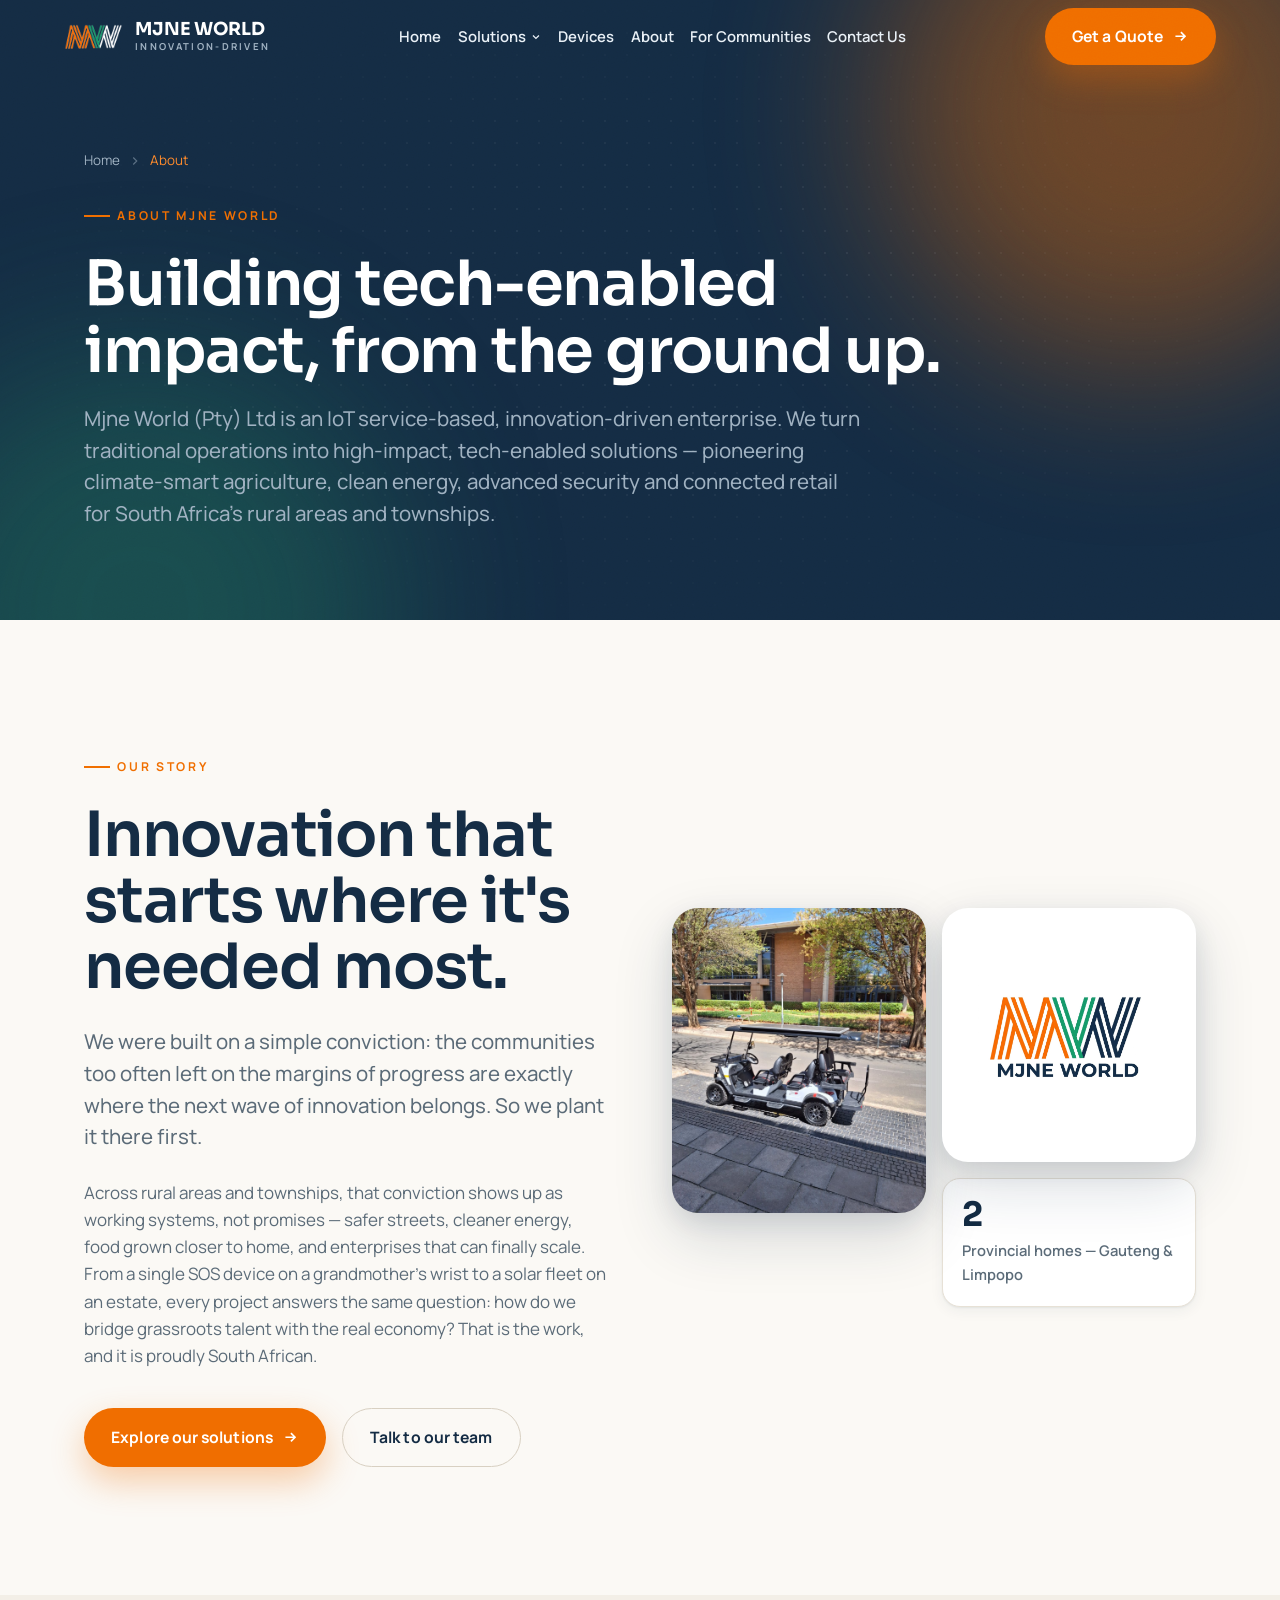
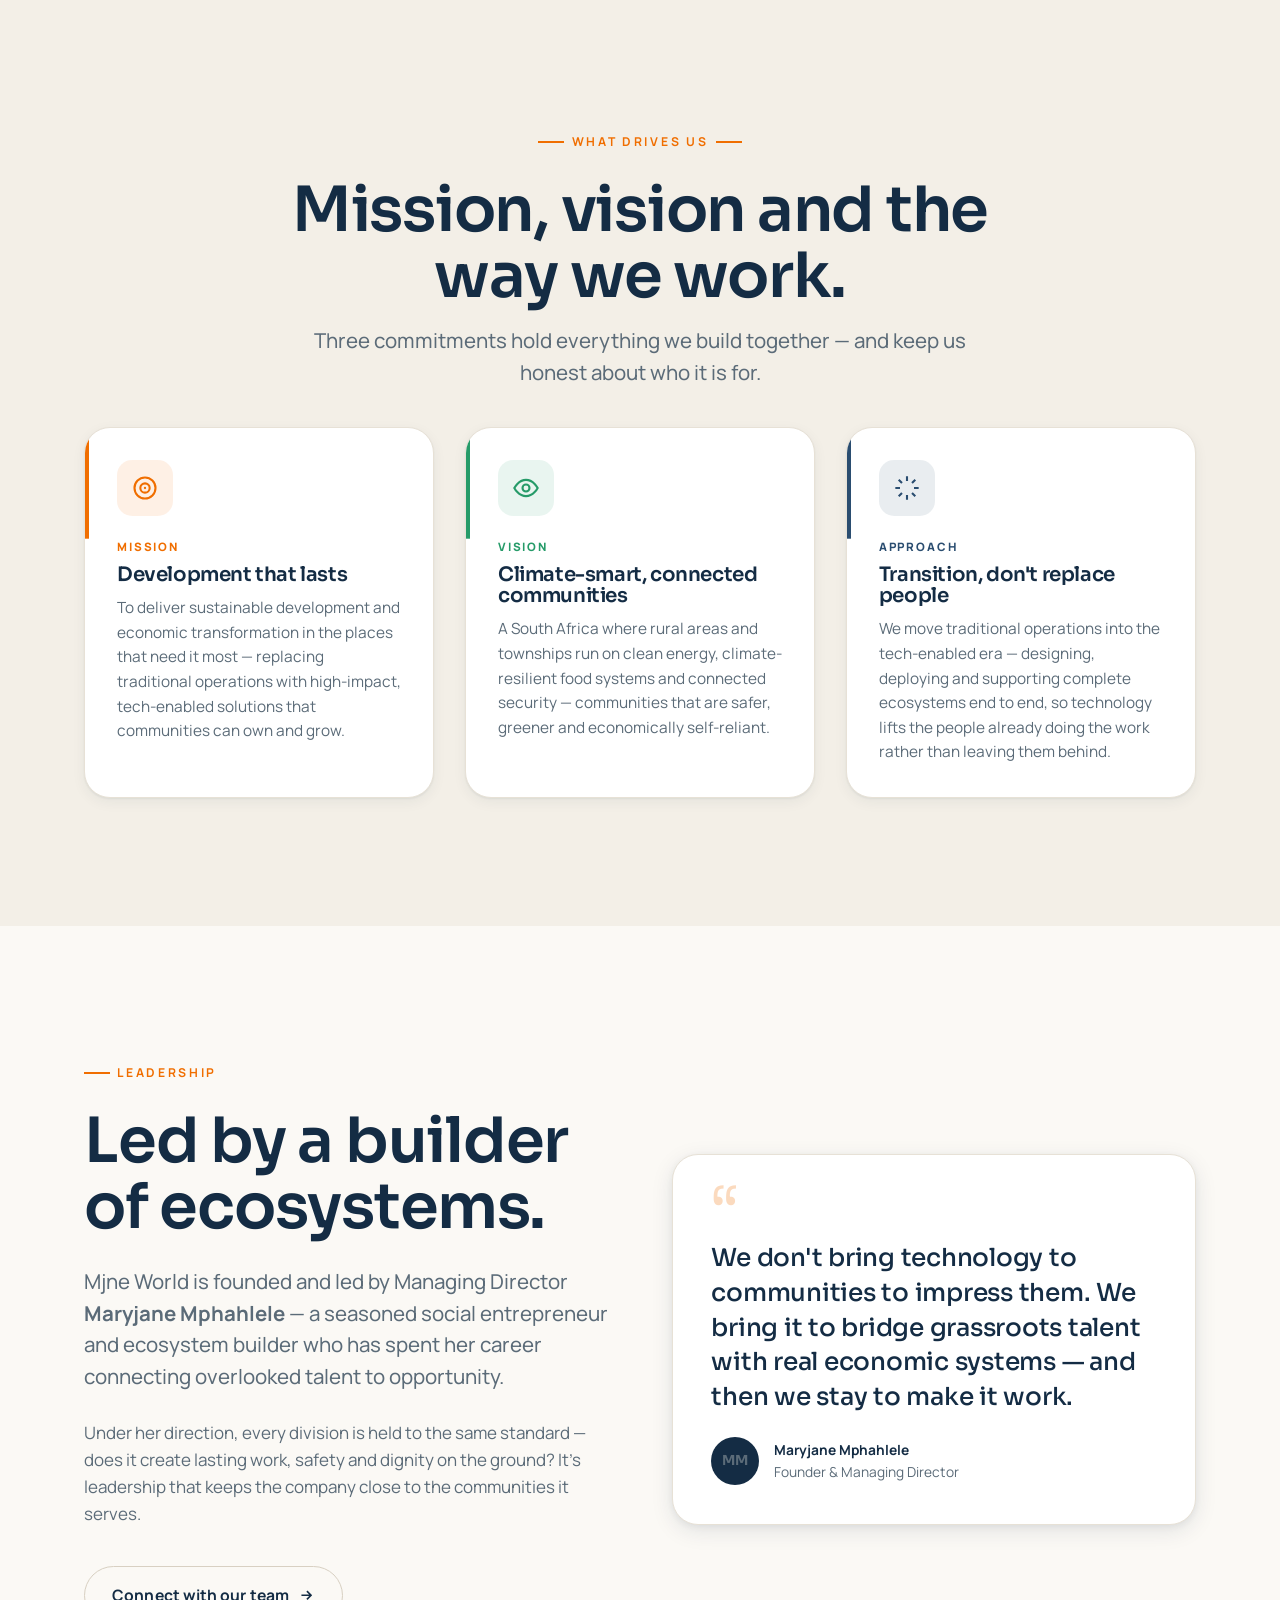
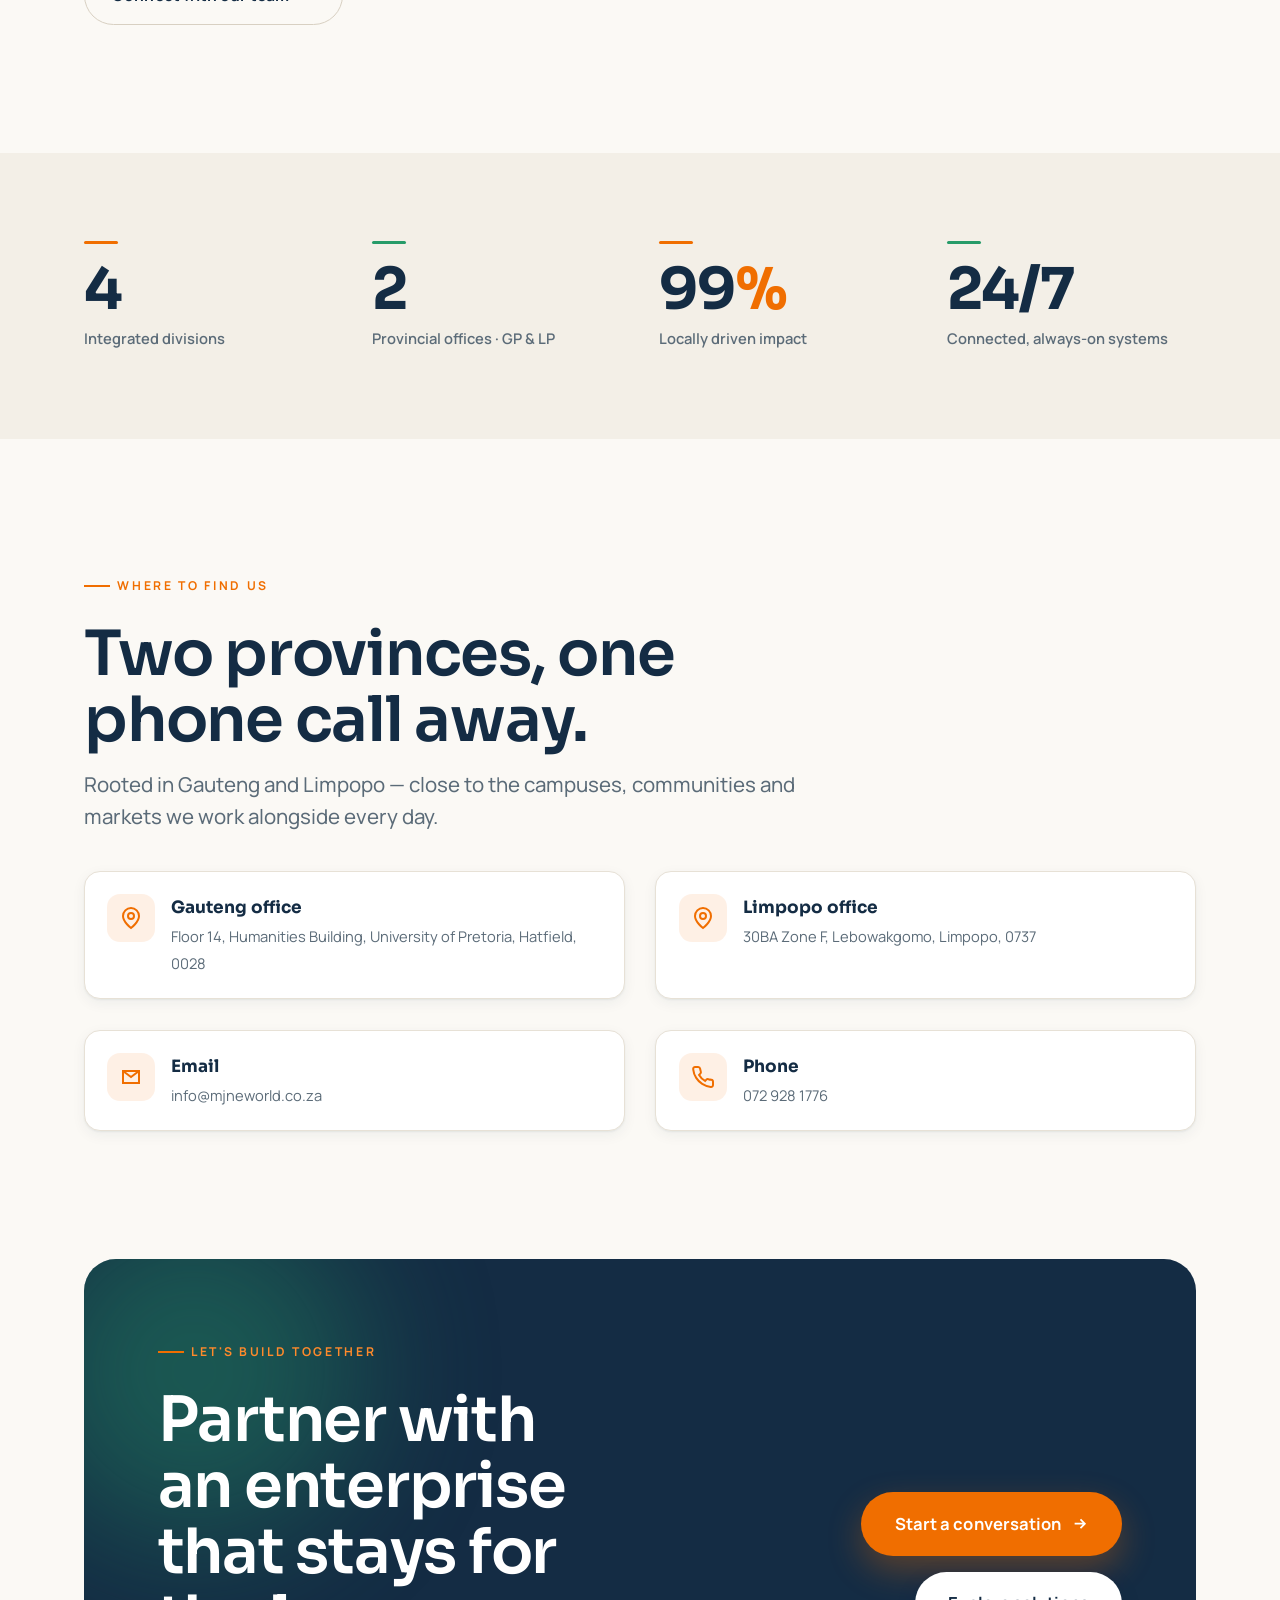
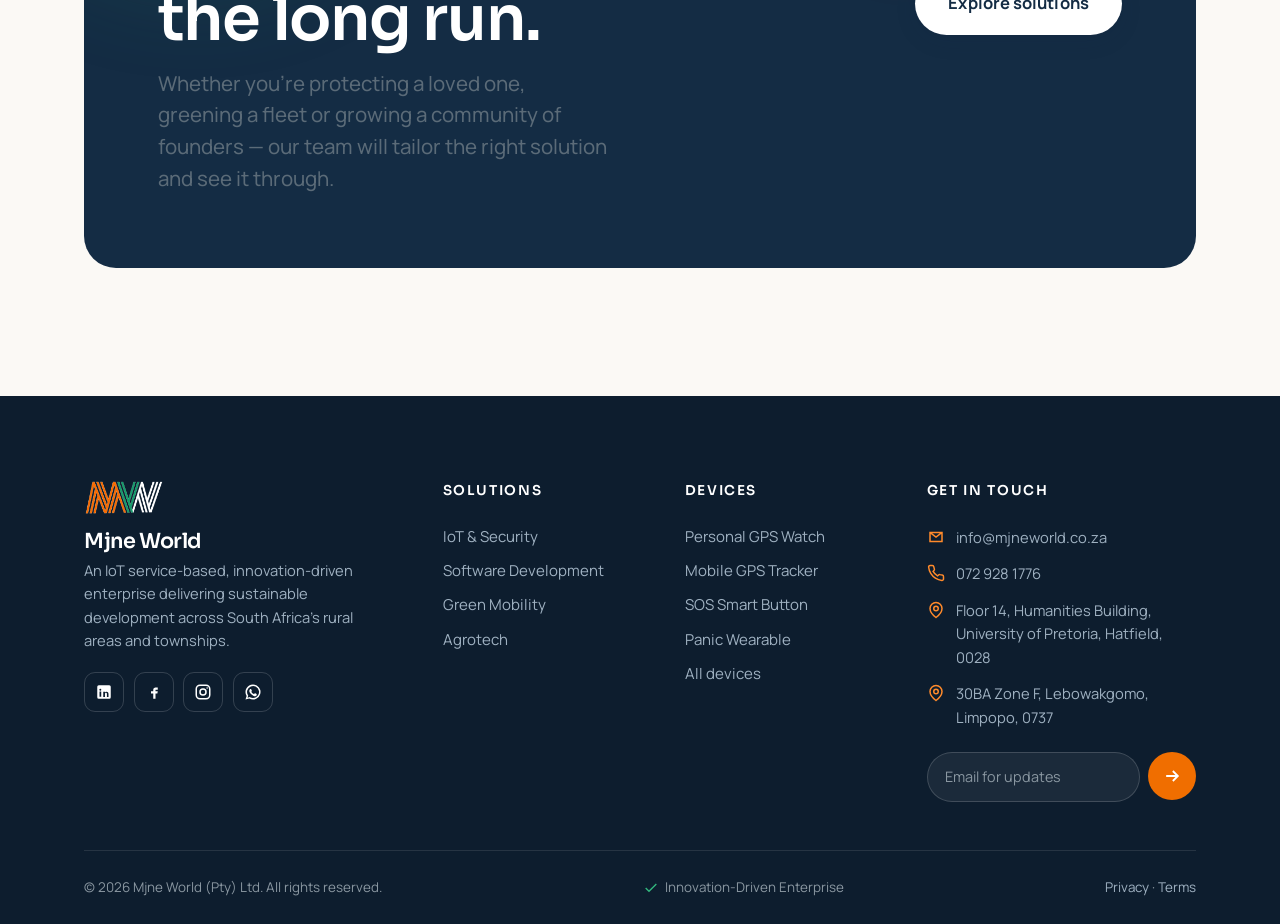
<file: site/about.html>
<!DOCTYPE html>
<html lang="en">
<head>
<meta charset="UTF-8">
<meta name="viewport" content="width=device-width, initial-scale=1.0">
<title>About Mjne World | Innovation-Driven Enterprise</title>
<meta name="description" content="Mjne World (Pty) Ltd is an IoT service-based, innovation-driven enterprise transitioning traditional operations into tech-enabled solutions across South Africa's rural areas and townships — climate-smart agriculture, clean energy, advanced security and connected retail.">
<meta property="og:title" content="About Mjne World — Innovation-Driven Enterprise">
<meta property="og:description" content="Building tech-enabled impact from the ground up — across four divisions, two provinces and the communities that need it most.">
<meta property="og:type" content="website">
<link rel="icon" href="assets/logo.svg" type="image/svg+xml">
<link rel="preconnect" href="https://fonts.googleapis.com">
<link rel="preconnect" href="https://fonts.gstatic.com" crossorigin>
<link href="https://fonts.googleapis.com/css2?family=Sora:wght@400;500;600;700;800&family=Manrope:wght@400;450;500;600;700;800&display=swap" rel="stylesheet">
<link rel="stylesheet" href="css/styles.css">
</head>
<body>

<!-- ===================== HEADER ===================== -->
<header class="site-header header-light">
  <div class="container container-wide">
    <div class="bar">
      <a class="brand" href="index.html" aria-label="Mjne World home">
        <span class="mark" role="img" aria-label="Mjne World"></span>
        <span class="wordmark"><b>MJNE WORLD</b><span>Innovation-Driven</span></span>
      </a>

      <nav class="nav">
        <a href="index.html">Home</a>
        <div class="has-mega">
          <button type="button">Solutions
            <svg viewBox="0 0 24 24" fill="none" stroke="currentColor" stroke-width="2.5"><path d="m6 9 6 6 6-6"/></svg>
          </button>
          <div class="mega">
            <a href="solutions.html#tech">
              <span class="ic"><svg viewBox="0 0 24 24" fill="none" stroke="currentColor" stroke-width="1.9"><rect x="6" y="2" width="12" height="20" rx="3"/><path d="M12 18h.01"/></svg></span>
              <span><b>Mjne Tech — IoT &amp; Security</b><small>Smartwatches, SOS buttons &amp; GPS tracking</small></span>
            </a>
            <a href="solutions.html#software">
              <span class="ic"><svg viewBox="0 0 24 24" fill="none" stroke="currentColor" stroke-width="1.9"><rect x="3" y="4" width="18" height="14" rx="2"/><path d="M7 8h3M7 12h6M7 16h4M3 10h18M8 21h8"/></svg></span>
              <span><b>Mjne Software</b><small>Custom apps, dashboards &amp; platforms</small></span>
            </a>
            <a href="solutions.html#mobility">
              <span class="ic"><svg viewBox="0 0 24 24" fill="none" stroke="currentColor" stroke-width="1.9"><circle cx="7" cy="17" r="2"/><circle cx="17" cy="17" r="2"/><path d="M5 17H3V9l3-4h8l4 4h2v8h-2M9 17h6"/></svg></span>
              <span><b>Mjne Green Mobility</b><small>Solar golf carts &amp; renewable energy</small></span>
            </a>
            <a href="solutions.html#agrotech">
              <span class="ic"><svg viewBox="0 0 24 24" fill="none" stroke="currentColor" stroke-width="1.9"><path d="M12 22V12M12 12C12 8 9 5 4 5c0 5 3 7 8 7Zm0-2c0-4 3-7 8-7 0 5-3 7-8 7Z"/></svg></span>
              <span><b>Mjne Agrotech</b><small>Climate-smart hydroponic farming</small></span>
            </a>
            <a href="products.html">
              <span class="ic"><svg viewBox="0 0 24 24" fill="none" stroke="currentColor" stroke-width="1.9"><path d="M3 3h2l2.4 12.4a2 2 0 0 0 2 1.6h7.7a2 2 0 0 0 2-1.6L22 6H6"/><circle cx="9" cy="20" r="1"/><circle cx="18" cy="20" r="1"/></svg></span>
              <span><b>Shop Devices</b><small>Browse the full IoT catalogue</small></span>
            </a>
          </div>
        </div>
        <a href="products.html">Devices</a>
        <a href="about.html">About</a>
        <a href="cpf.html">For Communities</a>
        <a href="contact.html">Contact Us</a>
</nav>
      <div class="header-actions">
        <a href="contact.html#quote" class="btn header-cta"><span class="cta-long">Get a Quote</span><span class="cta-short">Quote</span> <svg viewBox="0 0 24 24" fill="none" stroke="currentColor" stroke-width="2.4"><path d="M5 12h14M13 6l6 6-6 6"/></svg></a>
        <button class="burger" aria-label="Open menu"><span></span></button>
      </div>
    </div>
  </div>
</header>

<!-- ===================== MOBILE DRAWER ===================== -->
<div class="drawer">
  <div class="scrim"></div>
  <div class="panel">
    <div class="d-head">
      <span class="wordmark" style="line-height:1"><b style="font-family:var(--display);font-weight:700;color:var(--navy);font-size:1.1rem">MJNE WORLD</b></span>
      <button class="d-close" aria-label="Close menu">
        <svg viewBox="0 0 24 24" width="22" height="22" fill="none" stroke="currentColor" stroke-width="2"><path d="M18 6 6 18M6 6l12 12"/></svg>
      </button>
    </div>
    <a href="contact.html#quote" class="btn btn-block btn-lg d-cta">Get a Quote <svg viewBox="0 0 24 24" fill="none" stroke="currentColor" stroke-width="2.4"><path d="M5 12h14M13 6l6 6-6 6"/></svg></a>
    <nav>
      <a href="index.html">Home</a>
      <a href="solutions.html">Solutions</a>
      <a href="products.html">Devices</a>
      <a href="about.html">About</a>
      <a href="cpf.html">For Communities</a>
      <a href="campus.html">For Campuses</a>
      <a href="contact.html">Contact Us</a>
    </nav>
    <div class="d-foot">
<p class="text-muted" style="margin-top:1.2rem;font-size:.88rem">072 928 1776 · info@mjneworld.co.za</p>
    </div>
  </div>
</div>

<!-- ===================== PAGE HERO ===================== -->
<section class="page-hero">
  <div class="glow g1"></div><div class="glow g2"></div><div class="dot-grid"></div>
  <div class="container inner">
    <nav class="breadcrumb">
      <a href="index.html">Home</a><svg viewBox="0 0 24 24" fill="none" stroke="currentColor" stroke-width="2"><path d="m9 18 6-6-6-6"/></svg>
      <span class="cur">About</span>
    </nav>
    <span class="kicker">About Mjne World</span>
    <h1 class="h1 mt-3">Building tech-enabled impact, from the ground up.</h1>
    <p class="lead">Mjne World (Pty) Ltd is an IoT service-based, innovation-driven enterprise. We turn traditional operations into high-impact, tech-enabled solutions — pioneering climate-smart agriculture, clean energy, advanced security and connected retail for South Africa's rural areas and townships.</p>
  </div>
</section>

<!-- ===================== STORY SPLIT ===================== -->
<section class="section bg-paper">
  <div class="container">
    <div class="split" style="align-items:center">
      <div class="split-text" data-reveal>
        <span class="kicker">Our story</span>
        <h2 class="h1 mt-3">Innovation that starts where it's needed&nbsp;most.</h2>
        <p class="lead mt-3">We were built on a simple conviction: the communities too often left on the margins of progress are exactly where the next wave of innovation belongs. So we plant it there first.</p>
        <p class="text-muted mt-3 measure">Across rural areas and townships, that conviction shows up as working systems, not promises — safer streets, cleaner energy, food grown closer to home, and enterprises that can finally scale. From a single SOS device on a grandmother's wrist to a solar fleet on an estate, every project answers the same question: how do we bridge grassroots talent with the real economy? That is the work, and it is proudly South African.</p>
        <div class="flex wrap gap-2 mt-4">
          <a href="solutions.html" class="btn">Explore our solutions
            <svg viewBox="0 0 24 24" fill="none" stroke="currentColor" stroke-width="2.4"><path d="M5 12h14M13 6l6 6-6 6"/></svg></a>
          <a href="contact.html" class="btn btn-ghost">Talk to our team</a>
        </div>
      </div>
      <div class="split-media" data-reveal data-delay="2">
        <div class="grid cols-2" style="gap:1rem">
          <div class="media-frame" style="aspect-ratio:1/1.2"><img src="assets/img/cart-street.jpg" alt="A Mjne Green Mobility solar cart on a South African street"></div>
          <div class="stack" style="--gap:1rem">
            <div class="media-frame" style="aspect-ratio:1/1;background:#fff"><img src="assets/img/logo-mjne-world.jpg" alt="The official Mjne World logo on a white background" style="object-fit:contain;padding:14%"></div>
            <div class="card" style="padding:1.2rem">
              <div class="stat"><div class="num" style="font-size:2.1rem">2</div><div class="lbl">Provincial homes — Gauteng &amp; Limpopo</div></div>
            </div>
          </div>
        </div>
      </div>
    </div>
  </div>
</section>

<!-- ===================== MISSION / VISION / APPROACH ===================== -->
<section class="section bg-sand">
  <div class="container">
    <div class="eyebrow-block center mx-auto" data-reveal>
      <span class="kicker center">What drives us</span>
      <h2 class="h1 mt-3">Mission, vision and the way we work.</h2>
      <p class="lead mt-2 mx-auto measure">Three commitments hold everything we build together — and keep us honest about who it is for.</p>
    </div>

    <div class="grid cols-3 mt-4">
      <article class="division acc-orange" data-reveal>
        <div class="d-ic"><svg viewBox="0 0 24 24" fill="none" stroke="currentColor" stroke-width="1.8"><circle cx="12" cy="12" r="9"/><circle cx="12" cy="12" r="4"/><circle cx="12" cy="12" r="1" fill="currentColor" stroke="none"/></svg></div>
        <span class="d-tag">Mission</span>
        <h3>Development that lasts</h3>
        <p>To deliver sustainable development and economic transformation in the places that need it most — replacing traditional operations with high-impact, tech-enabled solutions that communities can own and grow.</p>
      </article>

      <article class="division acc-emerald" data-reveal data-delay="1">
        <div class="d-ic"><svg viewBox="0 0 24 24" fill="none" stroke="currentColor" stroke-width="1.8"><path d="M2 12s3.5-7 10-7 10 7 10 7-3.5 7-10 7-10-7-10-7Z"/><circle cx="12" cy="12" r="3"/></svg></div>
        <span class="d-tag">Vision</span>
        <h3>Climate-smart, connected communities</h3>
        <p>A South Africa where rural areas and townships run on clean energy, climate-resilient food systems and connected security — communities that are safer, greener and economically self-reliant.</p>
      </article>

      <article class="division acc-navy" data-reveal data-delay="2">
        <div class="d-ic"><svg viewBox="0 0 24 24" fill="none" stroke="currentColor" stroke-width="1.8"><path d="M12 2v4M12 18v4M4.9 4.9l2.8 2.8M16.3 16.3l2.8 2.8M2 12h4M18 12h4M4.9 19.1l2.8-2.8M16.3 7.7l2.8-2.8"/></svg></div>
        <span class="d-tag">Approach</span>
        <h3>Transition, don't replace people</h3>
        <p>We move traditional operations into the tech-enabled era — designing, deploying and supporting complete ecosystems end to end, so technology lifts the people already doing the work rather than leaving them behind.</p>
      </article>
    </div>
  </div>
</section>

<!-- ===================== LEADERSHIP ===================== -->
<section class="section bg-paper">
  <div class="container">
    <div class="split">
      <div class="split-text" data-reveal>
        <span class="kicker">Leadership</span>
        <h2 class="h1 mt-3">Led by a builder of&nbsp;ecosystems.</h2>
        <p class="lead mt-3">Mjne World is founded and led by Managing Director <b>Maryjane Mphahlele</b> — a seasoned social entrepreneur and ecosystem builder who has spent her career connecting overlooked talent to opportunity.</p>
        <p class="text-muted mt-3 measure">Under her direction, every division is held to the same standard — does it create lasting work, safety and dignity on the ground? It's leadership that keeps the company close to the communities it serves.</p>
        <a href="contact.html" class="btn btn-ghost mt-4">Connect with our team
          <svg viewBox="0 0 24 24" fill="none" stroke="currentColor" stroke-width="2.4"><path d="M5 12h14M13 6l6 6-6 6"/></svg></a>
      </div>
      <div class="split-media" data-reveal data-delay="1">
        <div class="quote-card">
          <div class="mark">&ldquo;</div>
          <blockquote>We don't bring technology to communities to impress them. We bring it to bridge grassroots talent with real economic systems — and then we stay to make it work.</blockquote>
          <div class="who"><span class="avatar">MM</span><span><b>Maryjane Mphahlele</b><span>Founder &amp; Managing Director</span></span></div>
        </div>
      </div>
    </div>
  </div>
</section>

<!-- ===================== STATS STRIP ===================== -->
<section class="section-sm bg-sand">
  <div class="container">
    <div class="stats">
      <div class="stat" data-reveal><div class="bar"></div><div class="num"><span data-count="4">0</span></div><div class="lbl">Integrated divisions</div></div>
      <div class="stat" data-reveal data-delay="1"><div class="bar" style="background:var(--emerald)"></div><div class="num"><span data-count="2">0</span></div><div class="lbl">Provincial offices · GP &amp; LP</div></div>
      <div class="stat" data-reveal data-delay="2"><div class="bar"></div><div class="num"><span data-count="100">0</span><span class="suffix">%</span></div><div class="lbl">Locally driven impact</div></div>
      <div class="stat" data-reveal data-delay="3"><div class="bar" style="background:var(--emerald)"></div><div class="num"><span>24/7</span></div><div class="lbl">Connected, always-on systems</div></div>
    </div>
  </div>
</section>

<!-- ===================== OFFICES ===================== -->
<section class="section bg-paper">
  <div class="container">
    <div class="eyebrow-block" data-reveal>
      <span class="kicker">Where to find us</span>
      <h2 class="h1 mt-3">Two provinces, one phone call away.</h2>
      <p class="lead mt-2 measure">Rooted in Gauteng and Limpopo — close to the campuses, communities and markets we work alongside every day.</p>
    </div>

    <div class="grid cols-2 mt-4">
      <div class="contact-tile" data-reveal>
        <span class="ct-ic"><svg viewBox="0 0 24 24" fill="none" stroke="currentColor" stroke-width="2"><path d="M20 10c0 6-8 12-8 12s-8-6-8-12a8 8 0 0 1 16 0Z"/><circle cx="12" cy="10" r="3"/></svg></span>
        <div><b>Gauteng office</b><span>Floor 14, Humanities Building, University of Pretoria, Hatfield, 0028</span></div>
      </div>
      <div class="contact-tile" data-reveal data-delay="1">
        <span class="ct-ic"><svg viewBox="0 0 24 24" fill="none" stroke="currentColor" stroke-width="2"><path d="M20 10c0 6-8 12-8 12s-8-6-8-12a8 8 0 0 1 16 0Z"/><circle cx="12" cy="10" r="3"/></svg></span>
        <div><b>Limpopo office</b><span>30BA Zone F, Lebowakgomo, Limpopo, 0737</span></div>
      </div>
      <div class="contact-tile" data-reveal data-delay="2">
        <span class="ct-ic"><svg viewBox="0 0 24 24" fill="none" stroke="currentColor" stroke-width="2"><path d="m4 6 8 6 8-6M4 6h16v12H4z"/></svg></span>
        <div><b>Email</b><a href="mailto:info@mjneworld.co.za">info@mjneworld.co.za</a></div>
      </div>
      <div class="contact-tile" data-reveal data-delay="3">
        <span class="ct-ic"><svg viewBox="0 0 24 24" fill="none" stroke="currentColor" stroke-width="2"><path d="M22 16.9v3a2 2 0 0 1-2.2 2 19.8 19.8 0 0 1-8.6-3 19.5 19.5 0 0 1-6-6 19.8 19.8 0 0 1-3-8.6A2 2 0 0 1 4.1 2h3a2 2 0 0 1 2 1.7c.1 1 .4 1.9.7 2.8a2 2 0 0 1-.5 2.1L8.1 9.9a16 16 0 0 0 6 6l1.3-1.3a2 2 0 0 1 2.1-.4c.9.3 1.8.5 2.8.6a2 2 0 0 1 1.7 2.1Z"/></svg></span>
        <div><b>Phone</b><a href="tel:0729281776">072 928 1776</a></div>
      </div>
    </div>
  </div>
</section>

<!-- ===================== CTA BANNER ===================== -->
<section class="section bg-paper" style="padding-top:0">
  <div class="container">
    <div class="cta-banner" data-reveal>
      <div class="glow g1"></div><div class="glow g2"></div>
      <div class="inner split" style="align-items:center">
        <div class="on-dark">
          <span class="kicker">Let's build together</span>
          <h2 class="h1 mt-3" style="color:#fff">Partner with an enterprise that stays for the long run.</h2>
          <p class="lead mt-2">Whether you're protecting a loved one, greening a fleet or growing a community of founders — our team will tailor the right solution and see it through.</p>
        </div>
        <div class="flex wrap gap-2" style="justify-content:flex-end">
          <a href="contact.html" class="btn btn-lg">Start a conversation
            <svg viewBox="0 0 24 24" fill="none" stroke="currentColor" stroke-width="2.4"><path d="M5 12h14M13 6l6 6-6 6"/></svg></a>
          <a href="solutions.html" class="btn btn-light btn-lg">Explore solutions</a>
        </div>
      </div>
    </div>
  </div>
</section>

<!-- ===================== FOOTER ===================== -->
<footer class="site-footer">
  <div class="container">
    <div class="f-top">
      <div class="f-brand">
        <span class="mark" role="img" aria-label="Mjne World"></span>
        <h4 style="color:#fff;font-size:1.3rem">Mjne World</h4>
        <p>An IoT service-based, innovation-driven enterprise delivering sustainable development across South Africa's rural areas and townships.</p>
        <div class="f-social">
          <a href="#" aria-label="LinkedIn"><svg viewBox="0 0 24 24" fill="currentColor"><path d="M19 3a2 2 0 0 1 2 2v14a2 2 0 0 1-2 2H5a2 2 0 0 1-2-2V5a2 2 0 0 1 2-2h14M8.3 18.3v-7H6v7h2.3M7.1 10.2a1.3 1.3 0 1 0 0-2.6 1.3 1.3 0 0 0 0 2.6M18 18.3v-3.8c0-2-1.1-3-2.6-3-1.2 0-1.8.7-2.1 1.2v-1H11v7h2.3v-3.9c0-1 .2-1.9 1.4-1.9s1.2 1.1 1.2 2v3.8H18Z"/></svg></a>
          <a href="#" aria-label="Facebook"><svg viewBox="0 0 24 24" fill="currentColor"><path d="M14 9h3V6h-3c-1.7 0-3 1.3-3 3v2H8v3h3v7h3v-7h2.5l.5-3H14V9.5c0-.3.2-.5.5-.5H14Z"/></svg></a>
          <a href="#" aria-label="Instagram"><svg viewBox="0 0 24 24" fill="none" stroke="currentColor" stroke-width="2"><rect x="3" y="3" width="18" height="18" rx="5"/><circle cx="12" cy="12" r="4"/><circle cx="17.5" cy="6.5" r="1" fill="currentColor" stroke="none"/></svg></a>
          <a href="#" aria-label="WhatsApp"><svg viewBox="0 0 24 24" fill="currentColor"><path d="M12 2a10 10 0 0 0-8.5 15.2L2 22l4.9-1.4A10 10 0 1 0 12 2Zm0 18a8 8 0 0 1-4-1.1l-.3-.2-2.9.8.8-2.8-.2-.3A8 8 0 1 1 12 20Zm4.4-5.6c-.2-.1-1.4-.7-1.6-.8s-.4-.1-.5.1l-.7.9c-.1.2-.3.2-.5.1a6.5 6.5 0 0 1-3.2-2.8c-.2-.4.2-.4.6-1.2a.4.4 0 0 0 0-.4l-.8-1.8c-.2-.5-.4-.4-.5-.4h-.5a.9.9 0 0 0-.7.3 2.8 2.8 0 0 0-.9 2.1c0 1.2.9 2.4 1 2.6s1.7 2.7 4.2 3.8c1.6.7 2.2.7 3 .6a2.5 2.5 0 0 0 1.6-1.2c.2-.5.2-.9.1-1z"/></svg></a>
        </div>
      </div>

      <div>
        <h5>Solutions</h5>
        <div class="f-links">
          <a href="solutions.html#tech">IoT &amp; Security</a>
          <a href="solutions.html#software">Software Development</a>
          <a href="solutions.html#mobility">Green Mobility</a>
          <a href="solutions.html#agrotech">Agrotech</a>
          
        </div>
      </div>

      <div>
        <h5>Devices</h5>
        <div class="f-links">
          <a href="sos-watch.html">Personal GPS Watch</a>
          <a href="gps-tracker.html">Mobile GPS Tracker</a>
          <a href="smart-button.html">SOS Smart Button</a>
          <a href="panic-wearable.html">Panic Wearable</a>
          <a href="products.html">All devices</a>
        </div>
      </div>

      <div>
        <h5>Get in touch</h5>
        <ul class="f-contact">
          <li><svg viewBox="0 0 24 24" fill="none" stroke="currentColor" stroke-width="2"><path d="M4 4h16v16H4z" opacity="0"/><path d="m4 6 8 6 8-6M4 6h16v12H4z"/></svg><a href="mailto:info@mjneworld.co.za">info@mjneworld.co.za</a></li>
          <li><svg viewBox="0 0 24 24" fill="none" stroke="currentColor" stroke-width="2"><path d="M22 16.9v3a2 2 0 0 1-2.2 2 19.8 19.8 0 0 1-8.6-3 19.5 19.5 0 0 1-6-6 19.8 19.8 0 0 1-3-8.6A2 2 0 0 1 4.1 2h3a2 2 0 0 1 2 1.7c.1 1 .4 1.9.7 2.8a2 2 0 0 1-.5 2.1L8.1 9.9a16 16 0 0 0 6 6l1.3-1.3a2 2 0 0 1 2.1-.4c.9.3 1.8.5 2.8.6a2 2 0 0 1 1.7 2.1Z"/></svg><a href="tel:0729281776">072 928 1776</a></li>
          <li><svg viewBox="0 0 24 24" fill="none" stroke="currentColor" stroke-width="2"><path d="M20 10c0 6-8 12-8 12s-8-6-8-12a8 8 0 0 1 16 0Z"/><circle cx="12" cy="10" r="3"/></svg><span>Floor 14, Humanities Building, University of Pretoria, Hatfield, 0028</span></li>
          <li><svg viewBox="0 0 24 24" fill="none" stroke="currentColor" stroke-width="2"><path d="M20 10c0 6-8 12-8 12s-8-6-8-12a8 8 0 0 1 16 0Z"/><circle cx="12" cy="10" r="3"/></svg><span>30BA Zone F, Lebowakgomo, Limpopo, 0737</span></li>
        </ul>
        <form class="f-news" data-form>
          <input type="email" placeholder="Email for updates" aria-label="Email" required>
          <button type="submit" aria-label="Subscribe"><svg viewBox="0 0 24 24" width="20" height="20" fill="none" stroke="currentColor" stroke-width="2.2"><path d="M5 12h14M13 6l6 6-6 6"/></svg></button>
        </form>
      </div>
    </div>

    <div class="f-bottom">
      <span>© <span data-year>2026</span> Mjne World (Pty) Ltd. All rights reserved.</span>
      <span class="f-badge"><svg viewBox="0 0 24 24" width="16" height="16" fill="none" stroke="var(--emerald-soft)" stroke-width="2"><path d="M20 6 9 17l-5-5"/></svg> Innovation-Driven Enterprise</span>
      <span><a href="#">Privacy</a> · <a href="#">Terms</a></span>
    </div>
  </div>
</footer>

<script src="js/main.js"></script>
</body>
</html>
</file>
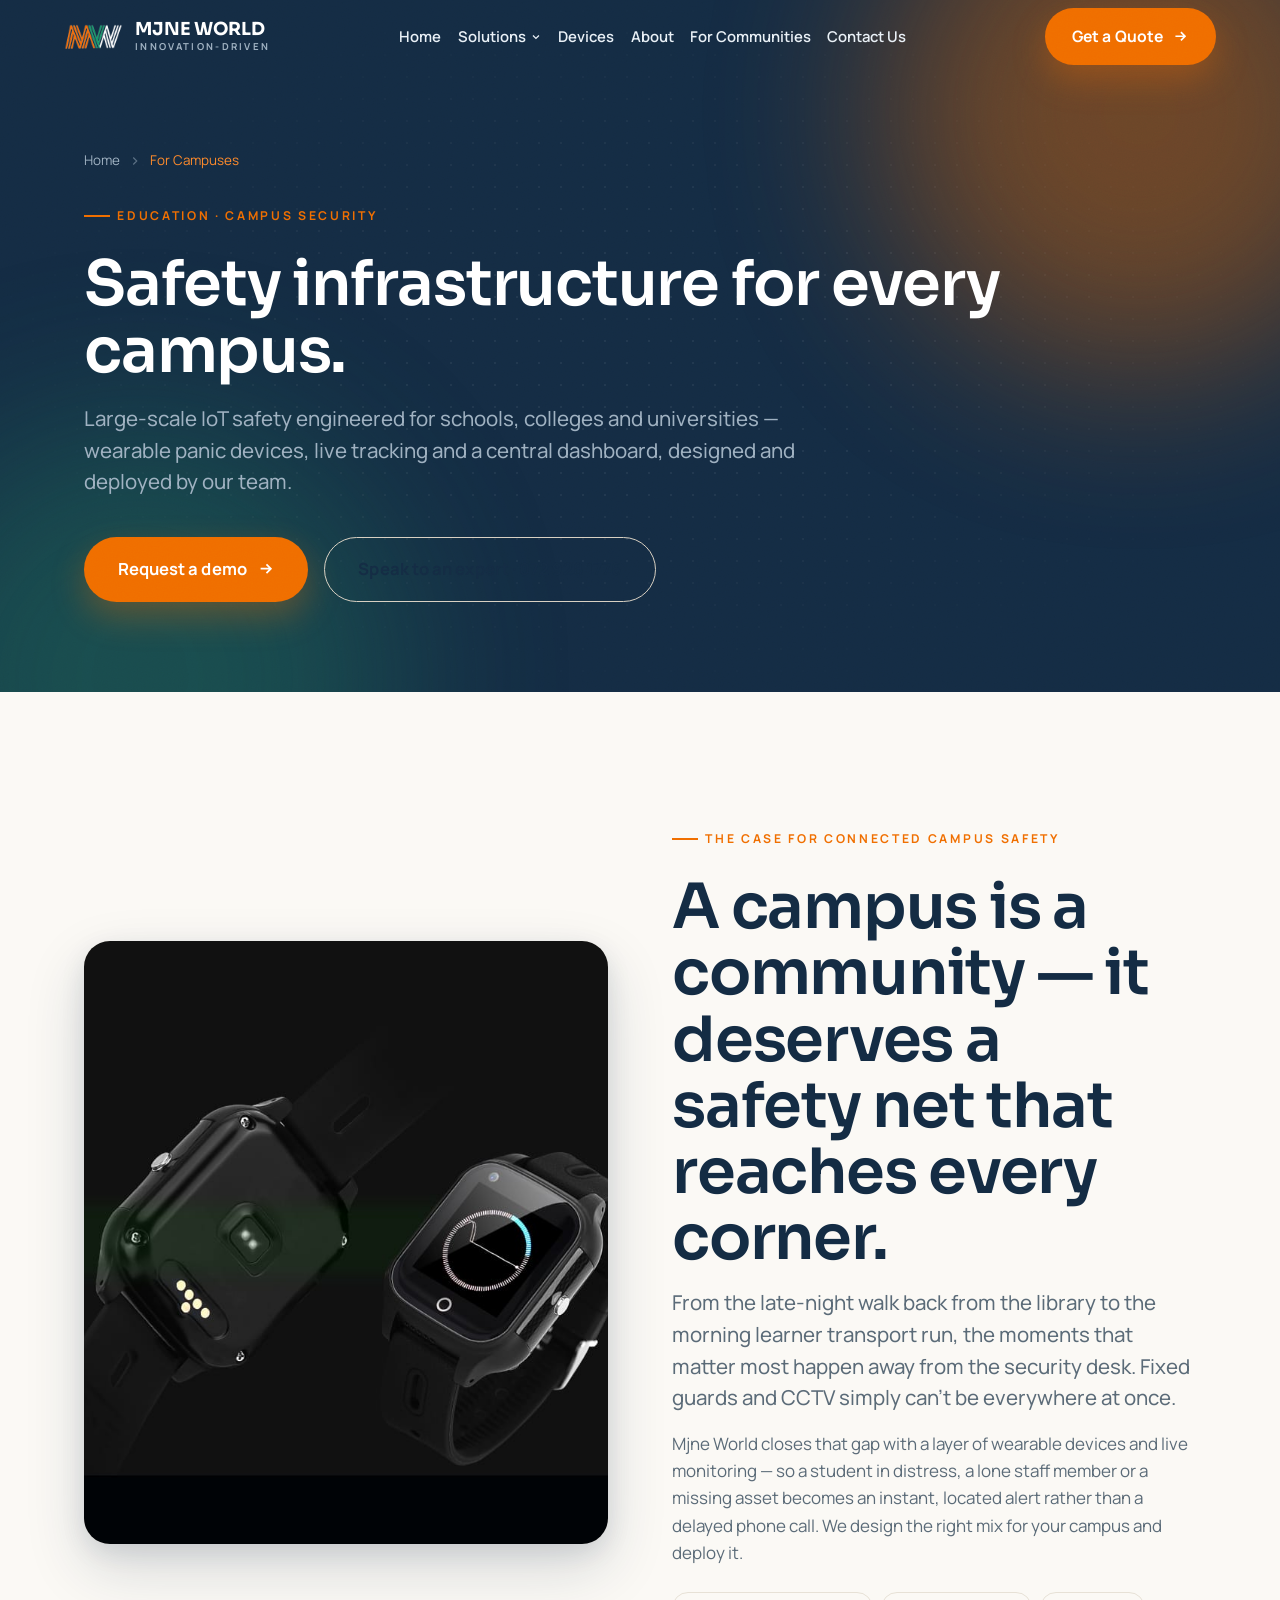
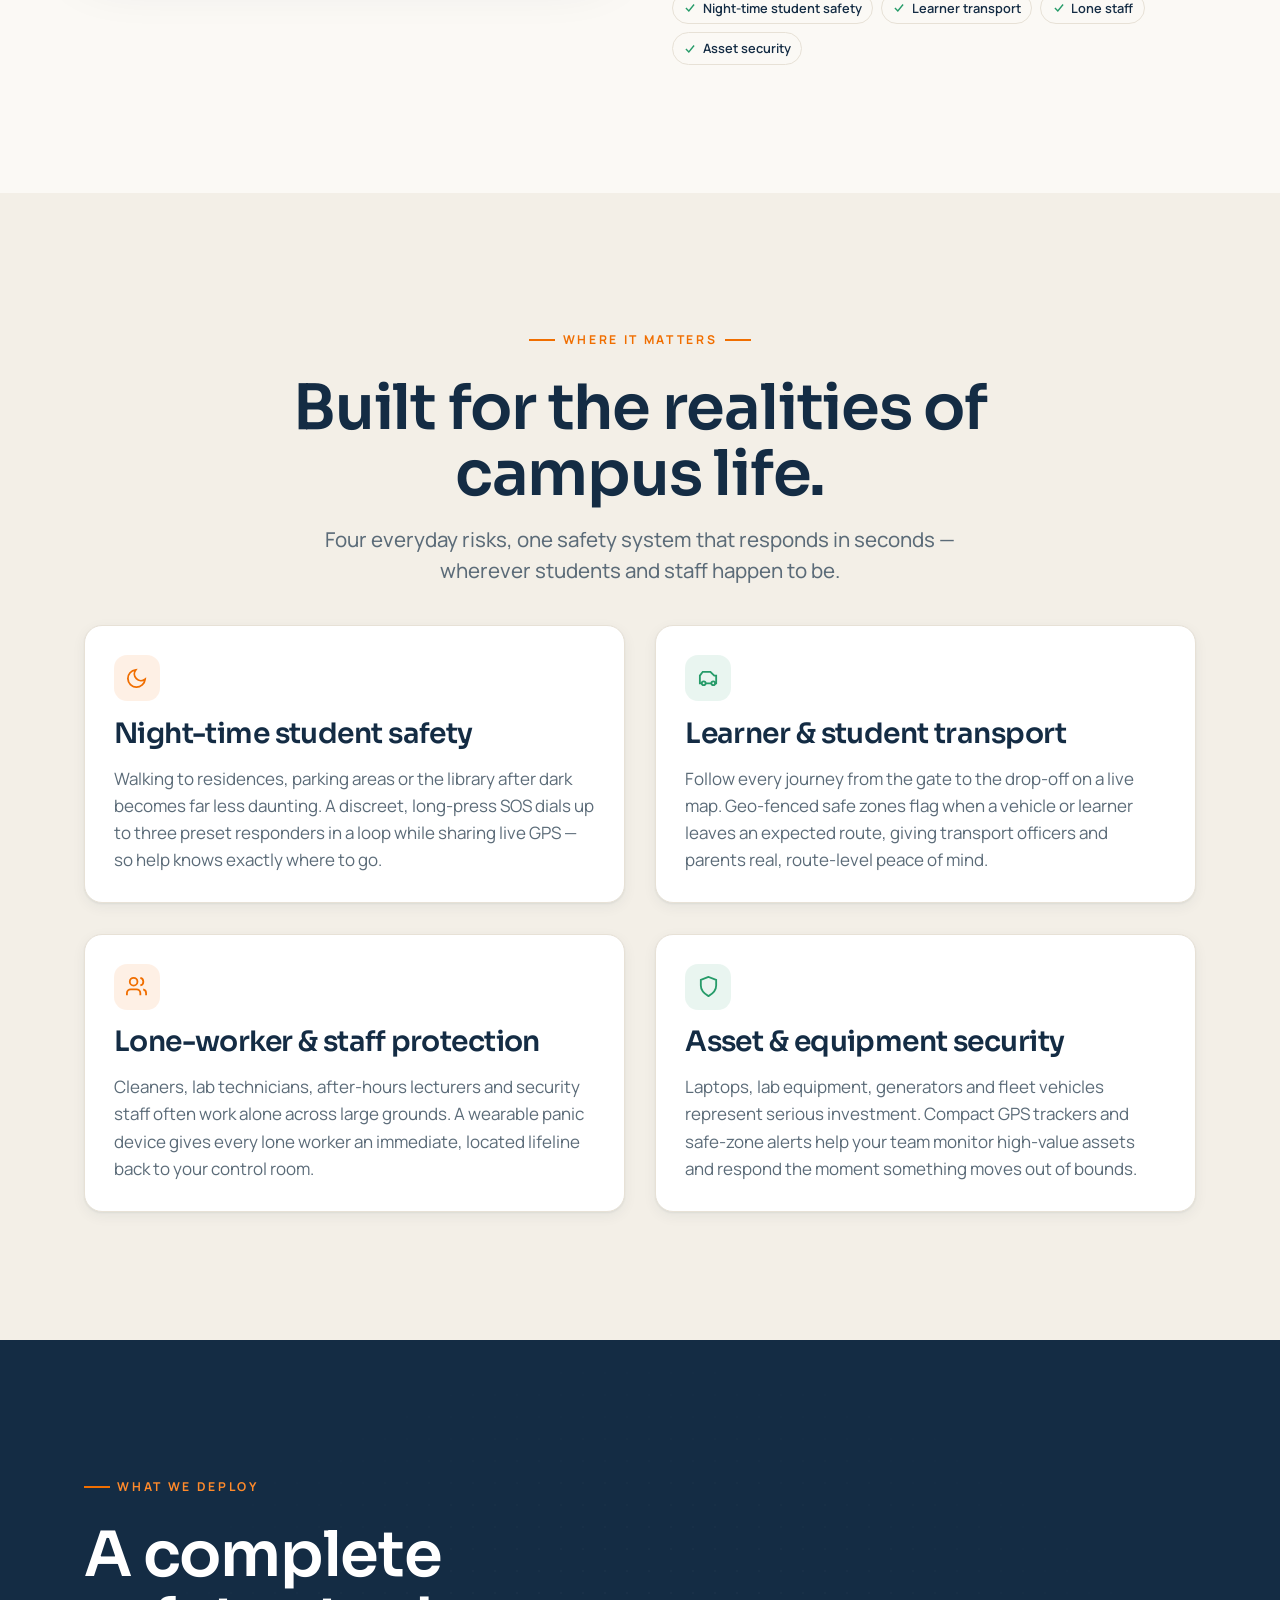
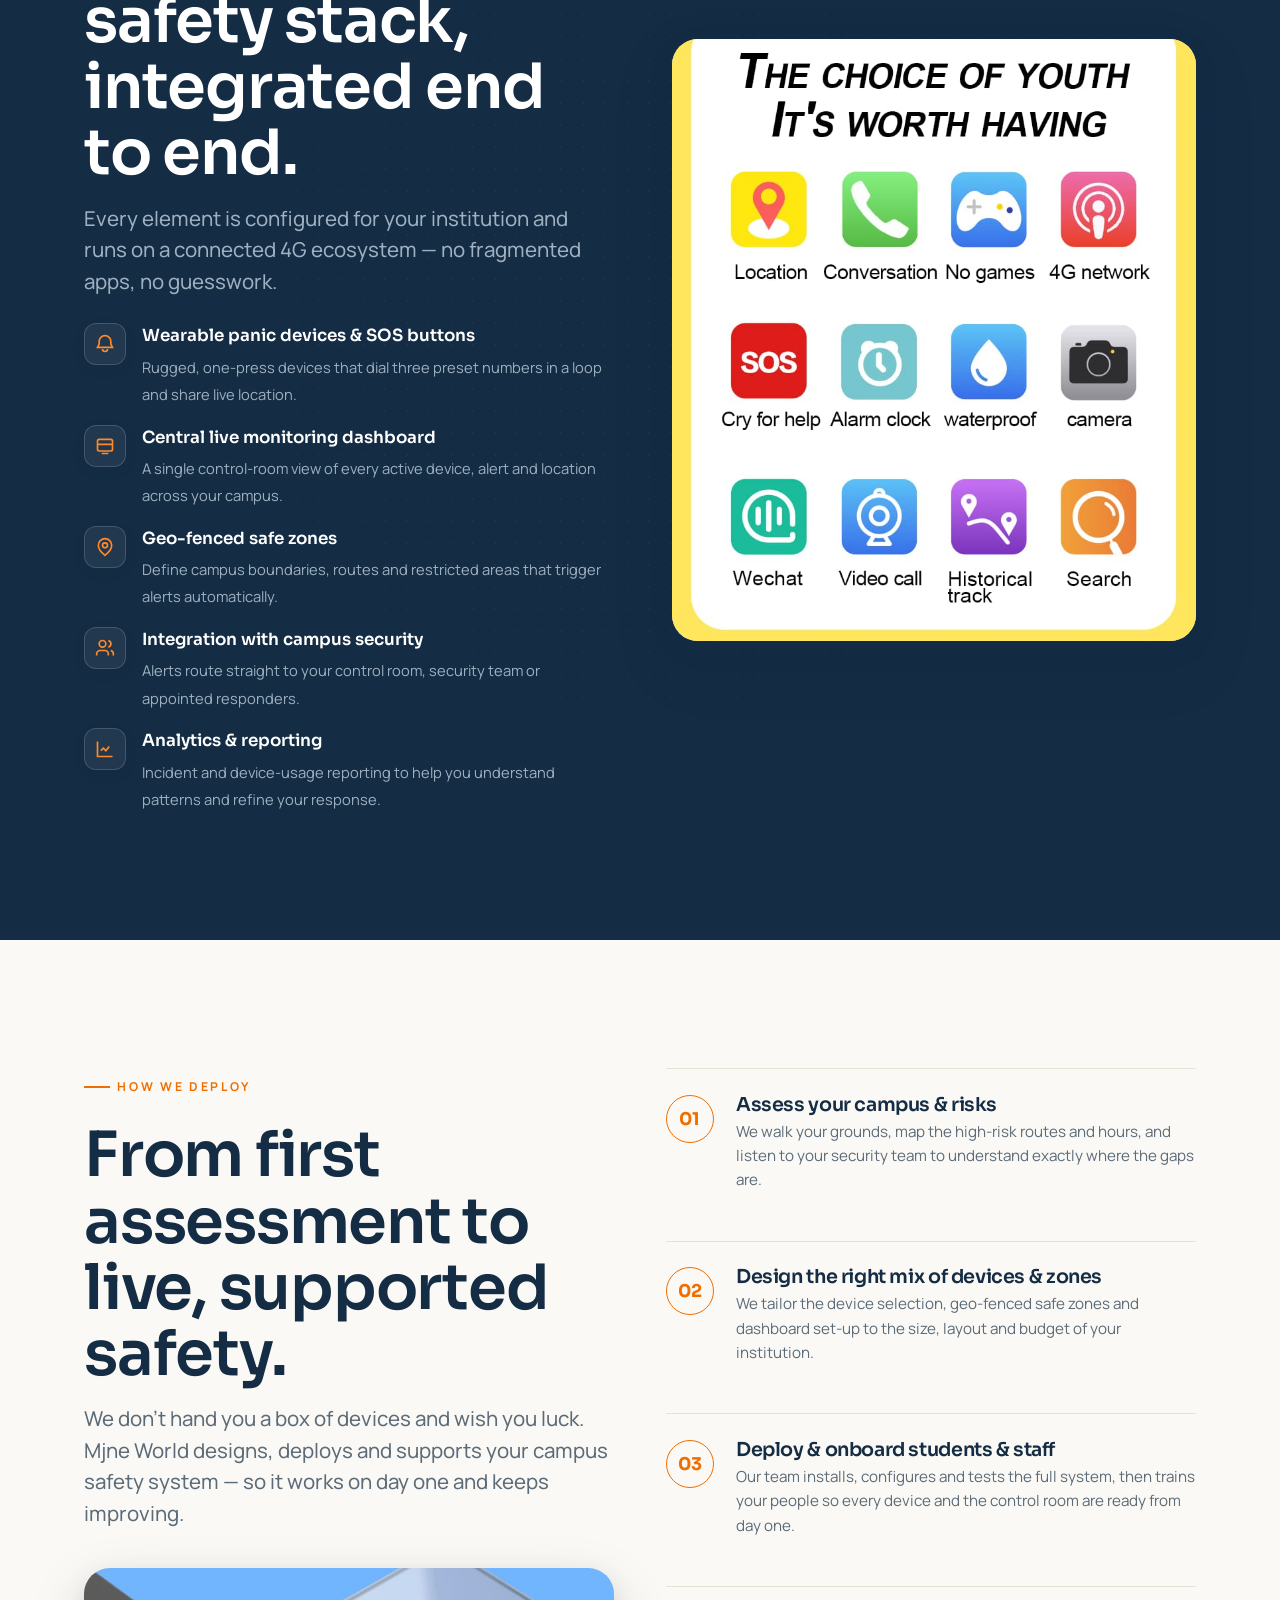
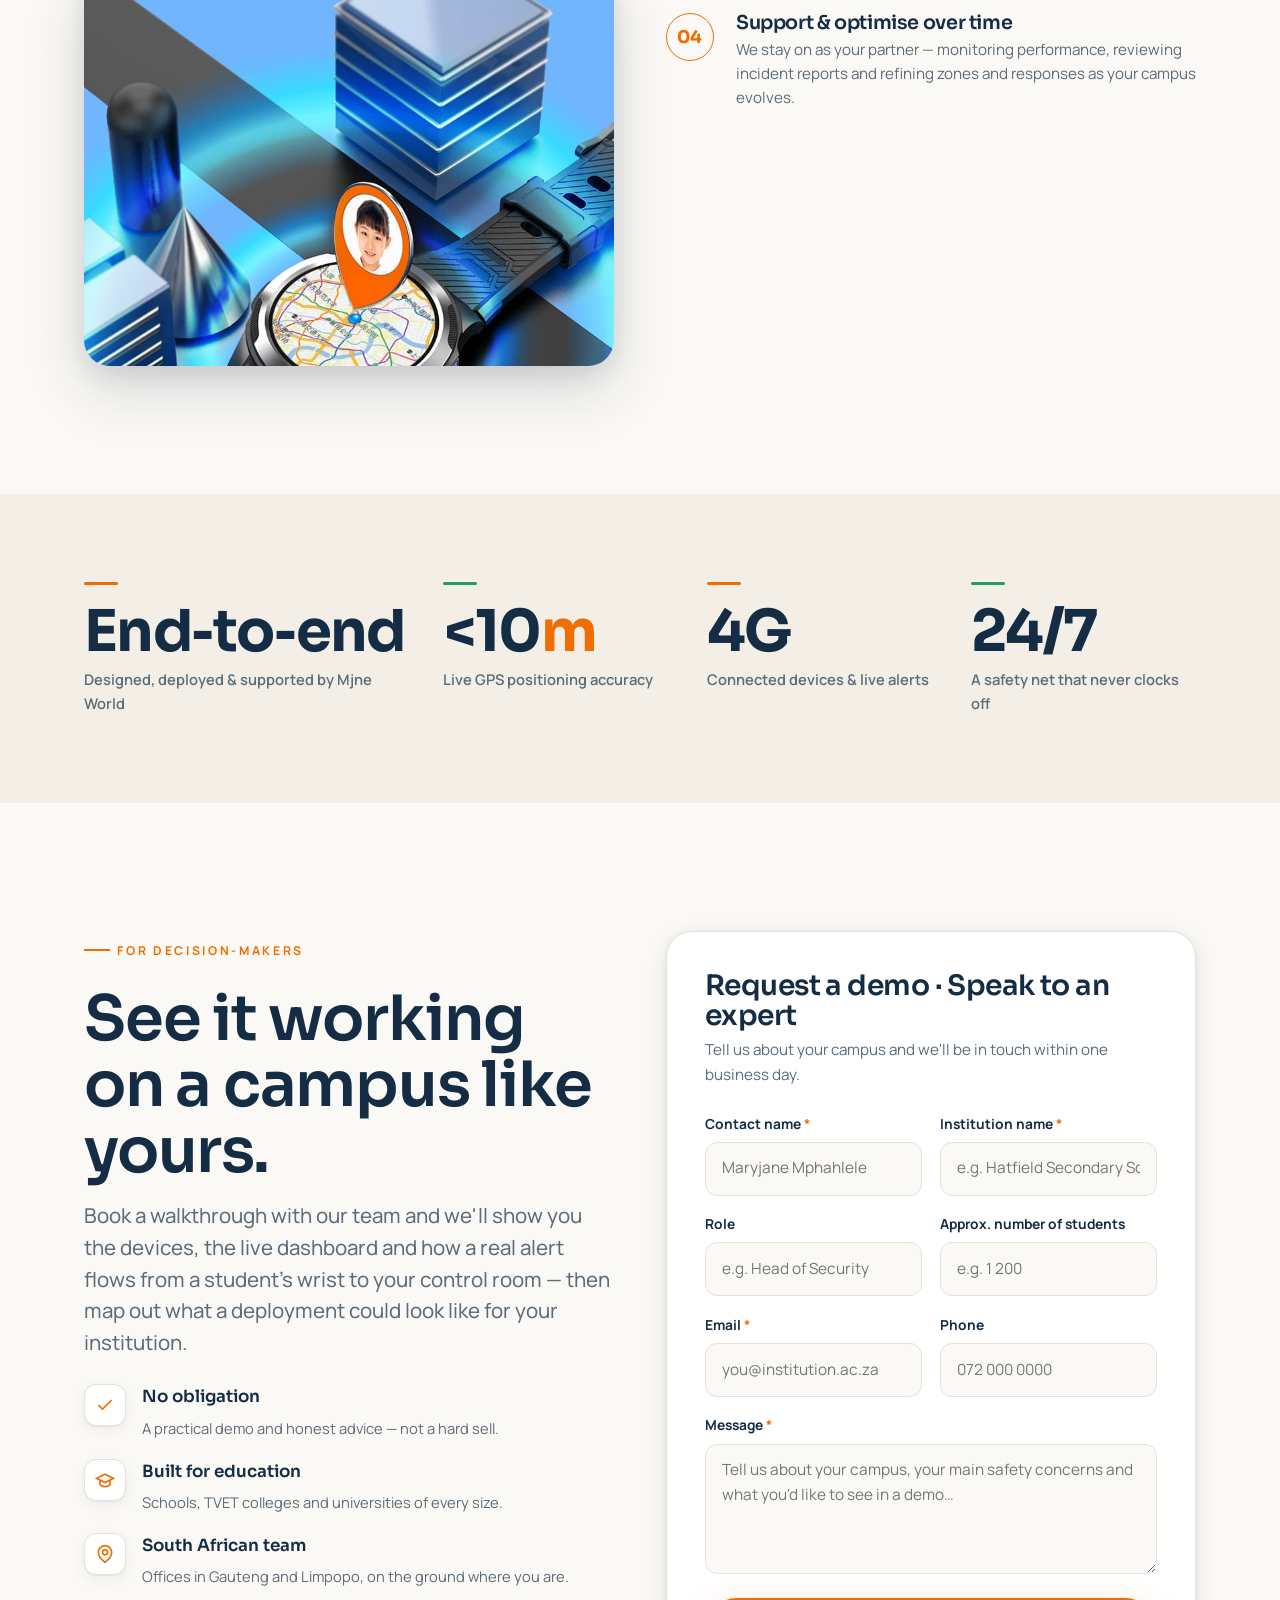
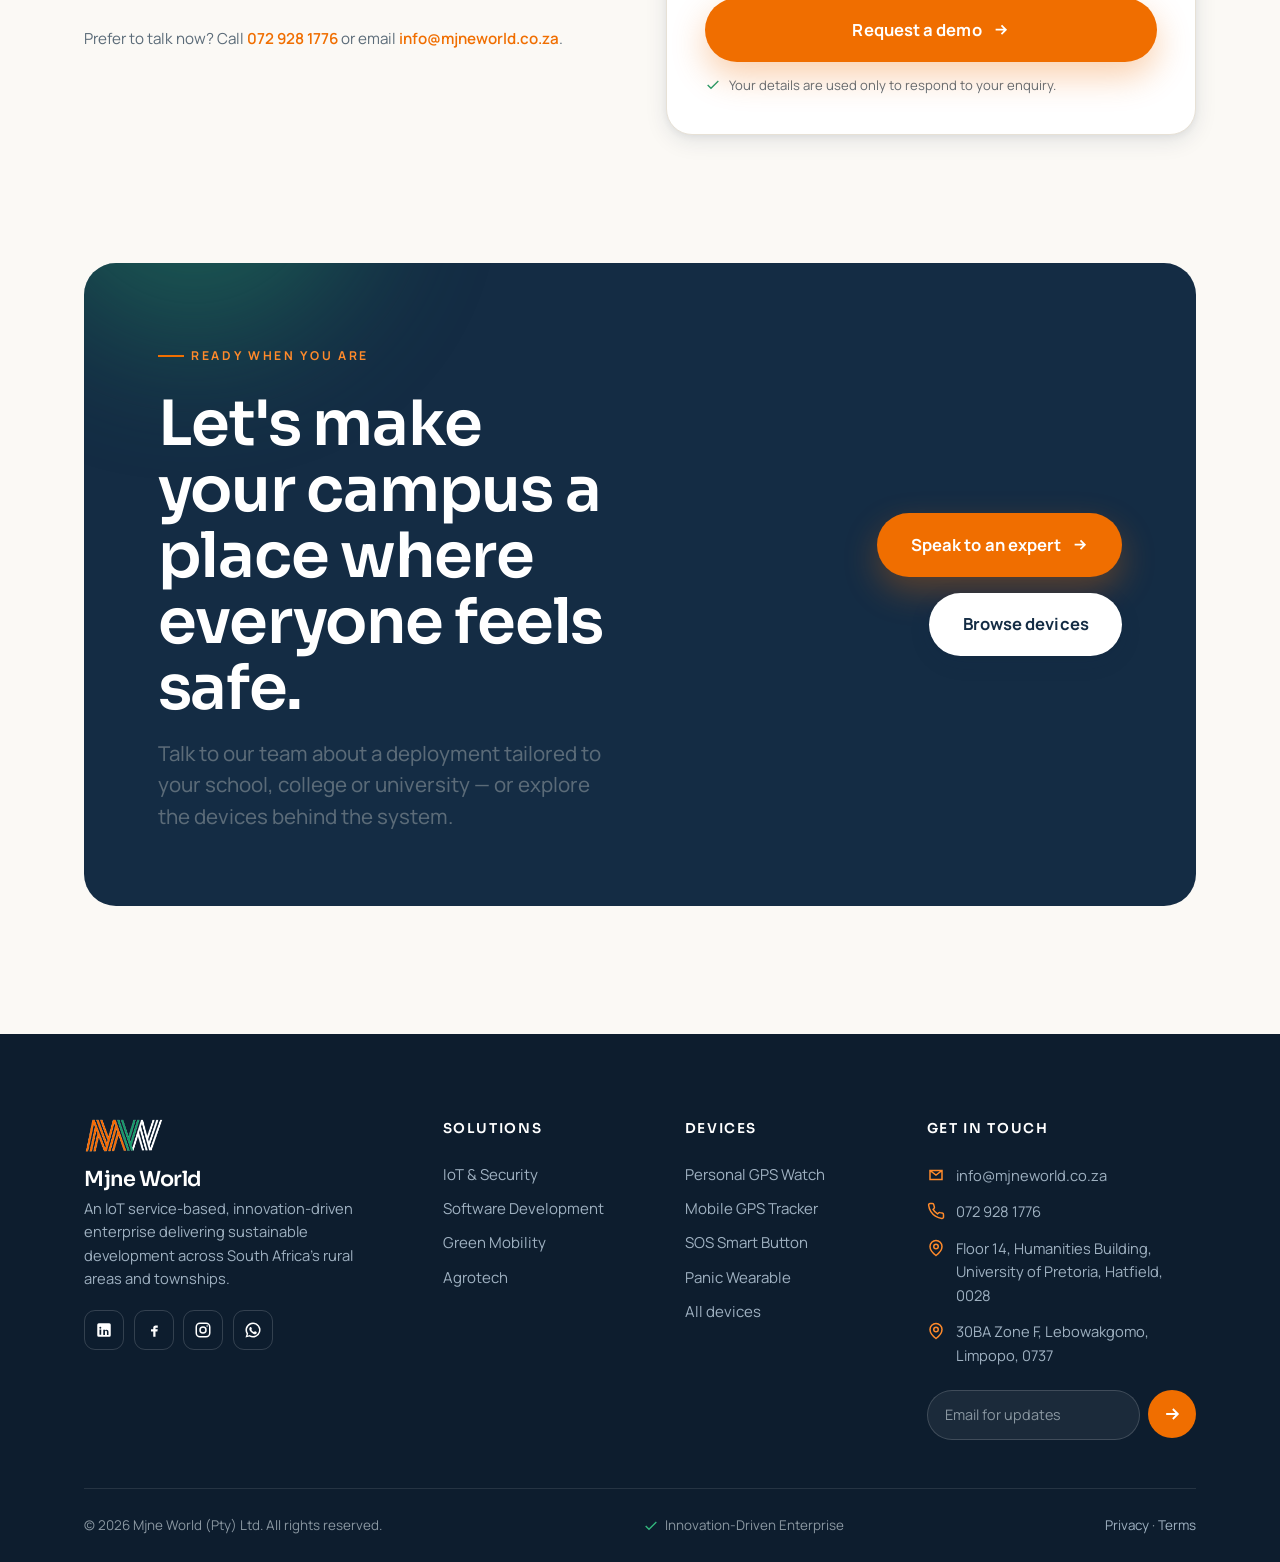
<file: site/campus.html>
<!DOCTYPE html>
<html lang="en">
<head>
<meta charset="UTF-8">
<meta name="viewport" content="width=device-width, initial-scale=1.0">
<title>Campus Security Solutions for Schools, Colleges &amp; Universities | Mjne World</title>
<meta name="description" content="Large-scale IoT safety engineered for schools, colleges and universities — wearable panic devices, live GPS, a central dashboard and geo-fenced safe zones, designed and deployed end to end by Mjne World. Request a demo.">
<meta property="og:title" content="Campus Security Solutions | Mjne World">
<meta property="og:description" content="Safety infrastructure for every campus — wearable SOS devices, live tracking and a central dashboard, deployed end to end across South Africa.">
<meta property="og:type" content="website">
<link rel="icon" href="assets/logo.svg" type="image/svg+xml">
<link rel="preconnect" href="https://fonts.googleapis.com">
<link rel="preconnect" href="https://fonts.gstatic.com" crossorigin>
<link href="https://fonts.googleapis.com/css2?family=Sora:wght@400;500;600;700;800&family=Manrope:wght@400;450;500;600;700;800&display=swap" rel="stylesheet">
<link rel="stylesheet" href="css/styles.css">
</head>
<body>

<!-- ===================== HEADER ===================== -->
<header class="site-header header-light">
  <div class="container container-wide">
    <div class="bar">
      <a class="brand" href="index.html" aria-label="Mjne World home">
        <span class="mark" role="img" aria-label="Mjne World"></span>
        <span class="wordmark"><b>MJNE WORLD</b><span>Innovation-Driven</span></span>
      </a>

      <nav class="nav">
        <a href="index.html">Home</a>
        <div class="has-mega">
          <button type="button">Solutions
            <svg viewBox="0 0 24 24" fill="none" stroke="currentColor" stroke-width="2.5"><path d="m6 9 6 6 6-6"/></svg>
          </button>
          <div class="mega">
            <a href="solutions.html#tech">
              <span class="ic"><svg viewBox="0 0 24 24" fill="none" stroke="currentColor" stroke-width="1.9"><rect x="6" y="2" width="12" height="20" rx="3"/><path d="M12 18h.01"/></svg></span>
              <span><b>Mjne Tech — IoT &amp; Security</b><small>Smartwatches, SOS buttons &amp; GPS tracking</small></span>
            </a>
            <a href="solutions.html#software">
              <span class="ic"><svg viewBox="0 0 24 24" fill="none" stroke="currentColor" stroke-width="1.9"><rect x="3" y="4" width="18" height="14" rx="2"/><path d="M7 8h3M7 12h6M7 16h4M3 10h18M8 21h8"/></svg></span>
              <span><b>Mjne Software</b><small>Custom apps, dashboards &amp; platforms</small></span>
            </a>
            <a href="solutions.html#mobility">
              <span class="ic"><svg viewBox="0 0 24 24" fill="none" stroke="currentColor" stroke-width="1.9"><circle cx="7" cy="17" r="2"/><circle cx="17" cy="17" r="2"/><path d="M5 17H3V9l3-4h8l4 4h2v8h-2M9 17h6"/></svg></span>
              <span><b>Mjne Green Mobility</b><small>Solar golf carts &amp; renewable energy</small></span>
            </a>
            <a href="solutions.html#agrotech">
              <span class="ic"><svg viewBox="0 0 24 24" fill="none" stroke="currentColor" stroke-width="1.9"><path d="M12 22V12M12 12C12 8 9 5 4 5c0 5 3 7 8 7Zm0-2c0-4 3-7 8-7 0 5-3 7-8 7Z"/></svg></span>
              <span><b>Mjne Agrotech</b><small>Climate-smart hydroponic farming</small></span>
            </a>
            <a href="products.html">
              <span class="ic"><svg viewBox="0 0 24 24" fill="none" stroke="currentColor" stroke-width="1.9"><path d="M3 3h2l2.4 12.4a2 2 0 0 0 2 1.6h7.7a2 2 0 0 0 2-1.6L22 6H6"/><circle cx="9" cy="20" r="1"/><circle cx="18" cy="20" r="1"/></svg></span>
              <span><b>Shop Devices</b><small>Browse the full IoT catalogue</small></span>
            </a>
          </div>
        </div>
        <a href="products.html">Devices</a>
        <a href="about.html">About</a>
        <a href="cpf.html">For Communities</a>
        <a href="contact.html">Contact Us</a>
</nav>
      <div class="header-actions">
        <a href="contact.html#quote" class="btn header-cta"><span class="cta-long">Get a Quote</span><span class="cta-short">Quote</span> <svg viewBox="0 0 24 24" fill="none" stroke="currentColor" stroke-width="2.4"><path d="M5 12h14M13 6l6 6-6 6"/></svg></a>
        <button class="burger" aria-label="Open menu"><span></span></button>
      </div>
    </div>
  </div>
</header>

<!-- ===================== MOBILE DRAWER ===================== -->
<div class="drawer">
  <div class="scrim"></div>
  <div class="panel">
    <div class="d-head">
      <span class="wordmark" style="line-height:1"><b style="font-family:var(--display);font-weight:700;color:var(--navy);font-size:1.1rem">MJNE WORLD</b></span>
      <button class="d-close" aria-label="Close menu">
        <svg viewBox="0 0 24 24" width="22" height="22" fill="none" stroke="currentColor" stroke-width="2"><path d="M18 6 6 18M6 6l12 12"/></svg>
      </button>
    </div>
    <a href="contact.html#quote" class="btn btn-block btn-lg d-cta">Get a Quote <svg viewBox="0 0 24 24" fill="none" stroke="currentColor" stroke-width="2.4"><path d="M5 12h14M13 6l6 6-6 6"/></svg></a>
    <nav>
      <a href="index.html">Home</a>
      <a href="solutions.html">Solutions</a>
      <a href="products.html">Devices</a>
      <a href="about.html">About</a>
      <a href="cpf.html">For Communities</a>
      <a href="campus.html">For Campuses</a>
      <a href="contact.html">Contact Us</a>
    </nav>
    <div class="d-foot">
<p class="text-muted" style="margin-top:1.2rem;font-size:.88rem">072 928 1776 · info@mjneworld.co.za</p>
    </div>
  </div>
</div>

<!-- ===================== PAGE HERO ===================== -->
<section class="page-hero">
  <div class="glow g1"></div><div class="glow g2"></div><div class="dot-grid"></div>
  <div class="container inner">
    <nav class="breadcrumb">
      <a href="index.html">Home</a><svg viewBox="0 0 24 24" fill="none" stroke="currentColor" stroke-width="2"><path d="m9 18 6-6-6-6"/></svg>
      <span class="cur">For Campuses</span>
    </nav>
    <span class="kicker">Education · Campus Security</span>
    <h1 class="h1 mt-3">Safety infrastructure for every campus.</h1>
    <p class="lead">Large-scale IoT safety engineered for schools, colleges and universities — wearable panic devices, live tracking and a central dashboard, designed and deployed by our team.</p>
    <div class="flex wrap gap-2 mt-4">
      <a href="#demo" class="btn btn-lg">Request a demo
        <svg viewBox="0 0 24 24" fill="none" stroke="currentColor" stroke-width="2.4"><path d="M5 12h14M13 6l6 6-6 6"/></svg></a>
      <a href="tel:0729281776" class="btn btn-ghost btn-lg">Speak to an expert · 072 928 1776</a>
    </div>
  </div>
</section>

<!-- ===================== INTRO SPLIT ===================== -->
<section class="section bg-paper">
  <div class="container">
    <div class="split">
      <div class="split-media" data-reveal>
        <div class="media-frame tall"><img src="assets/img/watch-sos-pair.jpg" alt="A pair of Mjne Tech wearable SOS panic devices issued to students and staff">
          <div class="media-badge bl"><div class="mb-ic"><svg viewBox="0 0 24 24" fill="none" stroke="currentColor" stroke-width="2"><path d="M12 2a7 7 0 0 0-7 7v3l-2 4h18l-2-4V9a7 7 0 0 0-7-7Z"/><path d="M9 18a3 3 0 0 0 6 0"/></svg></div><div><b>One-press SOS</b><small>Issued campus-wide</small></div></div>
        </div>
      </div>
      <div class="split-text" data-reveal data-delay="1">
        <span class="kicker">The case for connected campus safety</span>
        <h2 class="h1 mt-3">A campus is a community — it deserves a safety net that reaches every corner.</h2>
        <p class="lead mt-2">From the late-night walk back from the library to the morning learner transport run, the moments that matter most happen away from the security desk. Fixed guards and CCTV simply can't be everywhere at once.</p>
        <p class="text-muted mt-2 measure">Mjne World closes that gap with a layer of wearable devices and live monitoring — so a student in distress, a lone staff member or a missing asset becomes an instant, located alert rather than a delayed phone call. We design the right mix for your campus and deploy it.</p>
        <div class="chips mt-3">
          <span class="chip"><svg viewBox="0 0 24 24" fill="none" stroke="currentColor" stroke-width="2.4"><path d="m5 12 5 5 9-11"/></svg>Night-time student safety</span>
          <span class="chip"><svg viewBox="0 0 24 24" fill="none" stroke="currentColor" stroke-width="2.4"><path d="m5 12 5 5 9-11"/></svg>Learner transport</span>
          <span class="chip"><svg viewBox="0 0 24 24" fill="none" stroke="currentColor" stroke-width="2.4"><path d="m5 12 5 5 9-11"/></svg>Lone staff</span>
          <span class="chip"><svg viewBox="0 0 24 24" fill="none" stroke="currentColor" stroke-width="2.4"><path d="m5 12 5 5 9-11"/></svg>Asset security</span>
        </div>
      </div>
    </div>
  </div>
</section>

<!-- ===================== USE CASES ===================== -->
<section class="section bg-sand">
  <div class="container">
    <div class="eyebrow-block center mx-auto" data-reveal>
      <span class="kicker center">Where it matters</span>
      <h2 class="h1 mt-3">Built for the realities of campus life.</h2>
      <p class="lead mt-2 mx-auto measure">Four everyday risks, one safety system that responds in seconds — wherever students and staff happen to be.</p>
    </div>

    <div class="grid cols-2 mt-4">
      <article class="card" style="padding:1.8rem" data-reveal>
        <div style="width:46px;height:46px;border-radius:13px;display:grid;place-items:center;background:rgba(240,110,0,.1);color:var(--orange);margin-bottom:1.1rem"><svg viewBox="0 0 24 24" width="23" height="23" fill="none" stroke="currentColor" stroke-width="1.9"><path d="M21 12.8A9 9 0 1 1 11.2 3a7 7 0 0 0 9.8 9.8Z"/></svg></div>
        <h3 class="h3">Night-time student safety</h3>
        <p class="text-muted mt-2">Walking to residences, parking areas or the library after dark becomes far less daunting. A discreet, long-press SOS dials up to three preset responders in a loop while sharing live GPS — so help knows exactly where to go.</p>
      </article>

      <article class="card" style="padding:1.8rem" data-reveal data-delay="1">
        <div style="width:46px;height:46px;border-radius:13px;display:grid;place-items:center;background:rgba(38,155,105,.1);color:var(--emerald);margin-bottom:1.1rem"><svg viewBox="0 0 24 24" width="23" height="23" fill="none" stroke="currentColor" stroke-width="1.9"><circle cx="7" cy="17" r="2"/><circle cx="17" cy="17" r="2"/><path d="M5 17H3V9l3-4h8l4 4h2v8h-2M9 17h6"/></svg></div>
        <h3 class="h3">Learner &amp; student transport</h3>
        <p class="text-muted mt-2">Follow every journey from the gate to the drop-off on a live map. Geo-fenced safe zones flag when a vehicle or learner leaves an expected route, giving transport officers and parents real, route-level peace of mind.</p>
      </article>

      <article class="card" style="padding:1.8rem" data-reveal>
        <div style="width:46px;height:46px;border-radius:13px;display:grid;place-items:center;background:rgba(240,110,0,.1);color:var(--orange);margin-bottom:1.1rem"><svg viewBox="0 0 24 24" width="23" height="23" fill="none" stroke="currentColor" stroke-width="1.9"><path d="M16 21v-2a4 4 0 0 0-4-4H6a4 4 0 0 0-4 4v2"/><circle cx="9" cy="7" r="4"/><path d="M22 21v-2a4 4 0 0 0-3-3.9M16 3.1a4 4 0 0 1 0 7.8"/></svg></div>
        <h3 class="h3">Lone-worker &amp; staff protection</h3>
        <p class="text-muted mt-2">Cleaners, lab technicians, after-hours lecturers and security staff often work alone across large grounds. A wearable panic device gives every lone worker an immediate, located lifeline back to your control room.</p>
      </article>

      <article class="card" style="padding:1.8rem" data-reveal data-delay="1">
        <div style="width:46px;height:46px;border-radius:13px;display:grid;place-items:center;background:rgba(38,155,105,.1);color:var(--emerald);margin-bottom:1.1rem"><svg viewBox="0 0 24 24" width="23" height="23" fill="none" stroke="currentColor" stroke-width="1.9"><path d="M12 2 4 5v6c0 5 3.4 8.5 8 11 4.6-2.5 8-6 8-11V5l-8-3Z"/></svg></div>
        <h3 class="h3">Asset &amp; equipment security</h3>
        <p class="text-muted mt-2">Laptops, lab equipment, generators and fleet vehicles represent serious investment. Compact GPS trackers and safe-zone alerts help your team monitor high-value assets and respond the moment something moves out of bounds.</p>
      </article>
    </div>
  </div>
</section>

<!-- ===================== WHAT WE DEPLOY ===================== -->
<section class="section bg-navy" style="overflow:hidden">
  <div class="dot-grid" style="opacity:.5"></div>
  <div class="container relative">
    <div class="split reverse">
      <div class="split-media" data-reveal>
        <div class="media-frame tall"><img src="assets/img/graphic-features.jpg" alt="The connected campus safety stack — wearable devices, live dashboard and geo-fenced zones">
          <div class="media-badge bl"><div class="mb-ic em"><svg viewBox="0 0 24 24" fill="none" stroke="currentColor" stroke-width="2"><rect x="3" y="4" width="18" height="14" rx="2"/><path d="M3 10h18M8 21h8"/></svg></div><div><b>Live dashboard</b><small>One view of your campus</small></div></div>
        </div>
      </div>
      <div class="on-dark split-text" data-reveal data-delay="1">
        <span class="kicker">What we deploy</span>
        <h2 class="h1 mt-3" style="color:#fff">A complete safety stack, integrated end to end.</h2>
        <p class="lead mt-2">Every element is configured for your institution and runs on a connected 4G ecosystem — no fragmented apps, no guesswork.</p>
        <ul class="feature-list">
          <li><span class="fic"><svg viewBox="0 0 24 24" fill="none" stroke="currentColor" stroke-width="2"><path d="M12 2a7 7 0 0 0-7 7v3l-2 4h18l-2-4V9a7 7 0 0 0-7-7Z"/><path d="M9 18a3 3 0 0 0 6 0"/></svg></span><div><b>Wearable panic devices &amp; SOS buttons</b><span>Rugged, one-press devices that dial three preset numbers in a loop and share live location.</span></div></li>
          <li><span class="fic"><svg viewBox="0 0 24 24" fill="none" stroke="currentColor" stroke-width="2"><rect x="3" y="4" width="18" height="14" rx="2"/><path d="M3 10h18M8 21h8"/></svg></span><div><b>Central live monitoring dashboard</b><span>A single control-room view of every active device, alert and location across your campus.</span></div></li>
          <li><span class="fic"><svg viewBox="0 0 24 24" fill="none" stroke="currentColor" stroke-width="2"><path d="M20 10c0 6-8 12-8 12s-8-6-8-12a8 8 0 0 1 16 0Z"/><circle cx="12" cy="10" r="3"/></svg></span><div><b>Geo-fenced safe zones</b><span>Define campus boundaries, routes and restricted areas that trigger alerts automatically.</span></div></li>
          <li><span class="fic"><svg viewBox="0 0 24 24" fill="none" stroke="currentColor" stroke-width="2"><path d="M16 21v-2a4 4 0 0 0-4-4H6a4 4 0 0 0-4 4v2"/><circle cx="9" cy="7" r="4"/><path d="M22 21v-2a4 4 0 0 0-3-3.9M16 3.1a4 4 0 0 1 0 7.8"/></svg></span><div><b>Integration with campus security</b><span>Alerts route straight to your control room, security team or appointed responders.</span></div></li>
          <li><span class="fic"><svg viewBox="0 0 24 24" fill="none" stroke="currentColor" stroke-width="2"><path d="M3 3v18h18"/><path d="m7 14 3-3 3 3 4-5"/></svg></span><div><b>Analytics &amp; reporting</b><span>Incident and device-usage reporting to help you understand patterns and refine your response.</span></div></li>
        </ul>
      </div>
    </div>
  </div>
</section>

<!-- ===================== HOW WE DEPLOY ===================== -->
<section class="section bg-paper">
  <div class="container">
    <div class="split" style="align-items:start;gap:clamp(28px,4vw,64px)">
      <div data-reveal>
        <span class="kicker">How we deploy</span>
        <h2 class="h1 mt-3">From first assessment to live, supported safety.</h2>
        <p class="lead mt-2 measure">We don't hand you a box of devices and wish you luck. Mjne World designs, deploys and supports your campus safety system — so it works on day one and keeps improving.</p>
        <div class="media-frame wide mt-4"><img src="assets/img/graphic-gps.jpg" alt="Meter-level GPS positioning underpinning the campus safety network">
          <div class="media-badge tr"><div class="mb-ic"><svg viewBox="0 0 24 24" fill="none" stroke="currentColor" stroke-width="2"><path d="M12 21s-7-4.4-9.5-9A5.5 5.5 0 0 1 12 5a5.5 5.5 0 0 1 9.5 7c-2.5 4.6-9.5 9-9.5 9Z"/><circle cx="12" cy="10" r="2.2"/></svg></div><div><b>&lt; 10 m accuracy</b><small>GPS · WiFi · LBS positioning</small></div></div>
        </div>
      </div>
      <div data-reveal data-delay="1">
        <div class="steps">
          <div class="step"><div class="s-num"></div><div><h4>Assess your campus &amp; risks</h4><p>We walk your grounds, map the high-risk routes and hours, and listen to your security team to understand exactly where the gaps are.</p></div></div>
          <div class="step"><div class="s-num"></div><div><h4>Design the right mix of devices &amp; zones</h4><p>We tailor the device selection, geo-fenced safe zones and dashboard set-up to the size, layout and budget of your institution.</p></div></div>
          <div class="step"><div class="s-num"></div><div><h4>Deploy &amp; onboard students &amp; staff</h4><p>Our team installs, configures and tests the full system, then trains your people so every device and the control room are ready from day one.</p></div></div>
          <div class="step"><div class="s-num"></div><div><h4>Support &amp; optimise over time</h4><p>We stay on as your partner — monitoring performance, reviewing incident reports and refining zones and responses as your campus evolves.</p></div></div>
        </div>
      </div>
    </div>
  </div>
</section>

<!-- ===================== TRUST STATS ===================== -->
<section class="section-sm bg-sand">
  <div class="container">
    <div class="stats">
      <div class="stat" data-reveal><div class="bar"></div><div class="num">End&#8209;to&#8209;end</div><div class="lbl">Designed, deployed &amp; supported by Mjne World</div></div>
      <div class="stat" data-reveal data-delay="1"><div class="bar" style="background:var(--emerald)"></div><div class="num">&lt;10<span class="suffix">m</span></div><div class="lbl">Live GPS positioning accuracy</div></div>
      <div class="stat" data-reveal data-delay="2"><div class="bar"></div><div class="num">4G</div><div class="lbl">Connected devices &amp; live alerts</div></div>
      <div class="stat" data-reveal data-delay="3"><div class="bar" style="background:var(--emerald)"></div><div class="num">24/7</div><div class="lbl">A safety net that never clocks off</div></div>
    </div>
  </div>
</section>

<!-- ===================== DEMO REQUEST FORM ===================== -->
<section class="section bg-paper" id="demo">
  <div class="container">
    <div class="split" style="align-items:start;gap:clamp(28px,4vw,64px)">
      <!-- Left: context -->
      <div data-reveal>
        <span class="kicker">For decision-makers</span>
        <h2 class="h1 mt-3">See it working on a campus like yours.</h2>
        <p class="lead mt-2 measure">Book a walkthrough with our team and we'll show you the devices, the live dashboard and how a real alert flows from a student's wrist to your control room — then map out what a deployment could look like for your institution.</p>
        <ul class="feature-list">
          <li><span class="fic"><svg viewBox="0 0 24 24" fill="none" stroke="currentColor" stroke-width="2"><path d="M20 6 9 17l-5-5"/></svg></span><div><b>No obligation</b><span>A practical demo and honest advice — not a hard sell.</span></div></li>
          <li><span class="fic"><svg viewBox="0 0 24 24" fill="none" stroke="currentColor" stroke-width="2"><path d="M22 10 12 5 2 10l10 5 10-5Z"/><path d="M6 12v5c0 1 2.7 3 6 3s6-2 6-3v-5"/></svg></span><div><b>Built for education</b><span>Schools, TVET colleges and universities of every size.</span></div></li>
          <li><span class="fic"><svg viewBox="0 0 24 24" fill="none" stroke="currentColor" stroke-width="2"><path d="M20 10c0 6-8 12-8 12s-8-6-8-12a8 8 0 0 1 16 0Z"/><circle cx="12" cy="10" r="3"/></svg></span><div><b>South African team</b><span>Offices in Gauteng and Limpopo, on the ground where you are.</span></div></li>
        </ul>
        <p class="text-muted mt-4" style="font-size:.95rem">Prefer to talk now? Call <a href="tel:0729281776" style="color:var(--orange);font-weight:600">072 928 1776</a> or email <a href="mailto:info@mjneworld.co.za" style="color:var(--orange);font-weight:600">info@mjneworld.co.za</a>.</p>
      </div>

      <!-- Right: form -->
      <div class="form-card" data-reveal data-delay="1">
        <h3 class="h3">Request a demo · Speak to an expert</h3>
        <p class="text-muted mt-1" style="font-size:.95rem">Tell us about your campus and we'll be in touch within one business day.</p>
        <form data-form class="mt-3">
          <div class="form-success"><svg viewBox="0 0 24 24" width="20" height="20" fill="none" stroke="currentColor" stroke-width="2.4"><path d="M20 6 9 17l-5-5"/></svg> Thank you — your request is on its way. Our team will reach out to arrange your demo shortly.</div>
          <div class="form-row">
            <div class="field"><label>Contact name <span class="req">*</span></label><input type="text" required placeholder="Maryjane Mphahlele"></div>
            <div class="field"><label>Institution name <span class="req">*</span></label><input type="text" required placeholder="e.g. Hatfield Secondary School"></div>
          </div>
          <div class="form-row">
            <div class="field"><label>Role</label><input type="text" placeholder="e.g. Head of Security"></div>
            <div class="field"><label>Approx. number of students</label><input type="text" inputmode="numeric" placeholder="e.g. 1 200"></div>
          </div>
          <div class="form-row">
            <div class="field"><label>Email <span class="req">*</span></label><input type="email" required placeholder="you@institution.ac.za"></div>
            <div class="field"><label>Phone</label><input type="tel" placeholder="072 000 0000"></div>
          </div>
          <div class="field"><label>Message <span class="req">*</span></label><textarea required placeholder="Tell us about your campus, your main safety concerns and what you'd like to see in a demo…" data-prefill="note"></textarea></div>
          <button type="submit" class="btn btn-lg btn-block" data-label="Request a demo">Request a demo
            <svg viewBox="0 0 24 24" fill="none" stroke="currentColor" stroke-width="2.4"><path d="M5 12h14M13 6l6 6-6 6"/></svg></button>
          <p class="form-note"><svg viewBox="0 0 24 24" fill="none" stroke="currentColor" stroke-width="2"><path d="M20 6 9 17l-5-5"/></svg> Your details are used only to respond to your enquiry.</p>
        </form>
      </div>
    </div>
  </div>
</section>

<!-- ===================== CTA BANNER ===================== -->
<section class="section bg-paper" style="padding-top:0">
  <div class="container">
    <div class="cta-banner" data-reveal>
      <div class="glow g1"></div><div class="glow g2"></div>
      <div class="inner split" style="align-items:center">
        <div class="on-dark">
          <span class="kicker">Ready when you are</span>
          <h2 class="h1 mt-3" style="color:#fff">Let's make your campus a place where everyone feels safe.</h2>
          <p class="lead mt-2">Talk to our team about a deployment tailored to your school, college or university — or explore the devices behind the system.</p>
        </div>
        <div class="flex wrap gap-2" style="justify-content:flex-end">
          <a href="contact.html" class="btn btn-lg">Speak to an expert
            <svg viewBox="0 0 24 24" fill="none" stroke="currentColor" stroke-width="2.4"><path d="M5 12h14M13 6l6 6-6 6"/></svg></a>
          <a href="products.html" class="btn btn-light btn-lg">Browse devices</a>
        </div>
      </div>
    </div>
  </div>
</section>

<!-- ===================== FOOTER ===================== -->
<footer class="site-footer">
  <div class="container">
    <div class="f-top">
      <div class="f-brand">
        <span class="mark" role="img" aria-label="Mjne World"></span>
        <h4 style="color:#fff;font-size:1.3rem">Mjne World</h4>
        <p>An IoT service-based, innovation-driven enterprise delivering sustainable development across South Africa's rural areas and townships.</p>
        <div class="f-social">
          <a href="#" aria-label="LinkedIn"><svg viewBox="0 0 24 24" fill="currentColor"><path d="M19 3a2 2 0 0 1 2 2v14a2 2 0 0 1-2 2H5a2 2 0 0 1-2-2V5a2 2 0 0 1 2-2h14M8.3 18.3v-7H6v7h2.3M7.1 10.2a1.3 1.3 0 1 0 0-2.6 1.3 1.3 0 0 0 0 2.6M18 18.3v-3.8c0-2-1.1-3-2.6-3-1.2 0-1.8.7-2.1 1.2v-1H11v7h2.3v-3.9c0-1 .2-1.9 1.4-1.9s1.2 1.1 1.2 2v3.8H18Z"/></svg></a>
          <a href="#" aria-label="Facebook"><svg viewBox="0 0 24 24" fill="currentColor"><path d="M14 9h3V6h-3c-1.7 0-3 1.3-3 3v2H8v3h3v7h3v-7h2.5l.5-3H14V9.5c0-.3.2-.5.5-.5H14Z"/></svg></a>
          <a href="#" aria-label="Instagram"><svg viewBox="0 0 24 24" fill="none" stroke="currentColor" stroke-width="2"><rect x="3" y="3" width="18" height="18" rx="5"/><circle cx="12" cy="12" r="4"/><circle cx="17.5" cy="6.5" r="1" fill="currentColor" stroke="none"/></svg></a>
          <a href="#" aria-label="WhatsApp"><svg viewBox="0 0 24 24" fill="currentColor"><path d="M12 2a10 10 0 0 0-8.5 15.2L2 22l4.9-1.4A10 10 0 1 0 12 2Zm0 18a8 8 0 0 1-4-1.1l-.3-.2-2.9.8.8-2.8-.2-.3A8 8 0 1 1 12 20Zm4.4-5.6c-.2-.1-1.4-.7-1.6-.8s-.4-.1-.5.1l-.7.9c-.1.2-.3.2-.5.1a6.5 6.5 0 0 1-3.2-2.8c-.2-.4.2-.4.6-1.2a.4.4 0 0 0 0-.4l-.8-1.8c-.2-.5-.4-.4-.5-.4h-.5a.9.9 0 0 0-.7.3 2.8 2.8 0 0 0-.9 2.1c0 1.2.9 2.4 1 2.6s1.7 2.7 4.2 3.8c1.6.7 2.2.7 3 .6a2.5 2.5 0 0 0 1.6-1.2c.2-.5.2-.9.1-1z"/></svg></a>
        </div>
      </div>

      <div>
        <h5>Solutions</h5>
        <div class="f-links">
          <a href="solutions.html#tech">IoT &amp; Security</a>
          <a href="solutions.html#software">Software Development</a>
          <a href="solutions.html#mobility">Green Mobility</a>
          <a href="solutions.html#agrotech">Agrotech</a>
          
        </div>
      </div>

      <div>
        <h5>Devices</h5>
        <div class="f-links">
          <a href="sos-watch.html">Personal GPS Watch</a>
          <a href="gps-tracker.html">Mobile GPS Tracker</a>
          <a href="smart-button.html">SOS Smart Button</a>
          <a href="panic-wearable.html">Panic Wearable</a>
          <a href="products.html">All devices</a>
        </div>
      </div>

      <div>
        <h5>Get in touch</h5>
        <ul class="f-contact">
          <li><svg viewBox="0 0 24 24" fill="none" stroke="currentColor" stroke-width="2"><path d="M4 4h16v16H4z" opacity="0"/><path d="m4 6 8 6 8-6M4 6h16v12H4z"/></svg><a href="mailto:info@mjneworld.co.za">info@mjneworld.co.za</a></li>
          <li><svg viewBox="0 0 24 24" fill="none" stroke="currentColor" stroke-width="2"><path d="M22 16.9v3a2 2 0 0 1-2.2 2 19.8 19.8 0 0 1-8.6-3 19.5 19.5 0 0 1-6-6 19.8 19.8 0 0 1-3-8.6A2 2 0 0 1 4.1 2h3a2 2 0 0 1 2 1.7c.1 1 .4 1.9.7 2.8a2 2 0 0 1-.5 2.1L8.1 9.9a16 16 0 0 0 6 6l1.3-1.3a2 2 0 0 1 2.1-.4c.9.3 1.8.5 2.8.6a2 2 0 0 1 1.7 2.1Z"/></svg><a href="tel:0729281776">072 928 1776</a></li>
          <li><svg viewBox="0 0 24 24" fill="none" stroke="currentColor" stroke-width="2"><path d="M20 10c0 6-8 12-8 12s-8-6-8-12a8 8 0 0 1 16 0Z"/><circle cx="12" cy="10" r="3"/></svg><span>Floor 14, Humanities Building, University of Pretoria, Hatfield, 0028</span></li>
          <li><svg viewBox="0 0 24 24" fill="none" stroke="currentColor" stroke-width="2"><path d="M20 10c0 6-8 12-8 12s-8-6-8-12a8 8 0 0 1 16 0Z"/><circle cx="12" cy="10" r="3"/></svg><span>30BA Zone F, Lebowakgomo, Limpopo, 0737</span></li>
        </ul>
        <form class="f-news" data-form>
          <input type="email" placeholder="Email for updates" aria-label="Email" required>
          <button type="submit" aria-label="Subscribe"><svg viewBox="0 0 24 24" width="20" height="20" fill="none" stroke="currentColor" stroke-width="2.2"><path d="M5 12h14M13 6l6 6-6 6"/></svg></button>
        </form>
      </div>
    </div>

    <div class="f-bottom">
      <span>© <span data-year>2026</span> Mjne World (Pty) Ltd. All rights reserved.</span>
      <span class="f-badge"><svg viewBox="0 0 24 24" width="16" height="16" fill="none" stroke="var(--emerald-soft)" stroke-width="2"><path d="M20 6 9 17l-5-5"/></svg> Innovation-Driven Enterprise</span>
      <span><a href="#">Privacy</a> · <a href="#">Terms</a></span>
    </div>
  </div>
</footer>

<script src="js/main.js"></script>
</body>
</html>
</file>
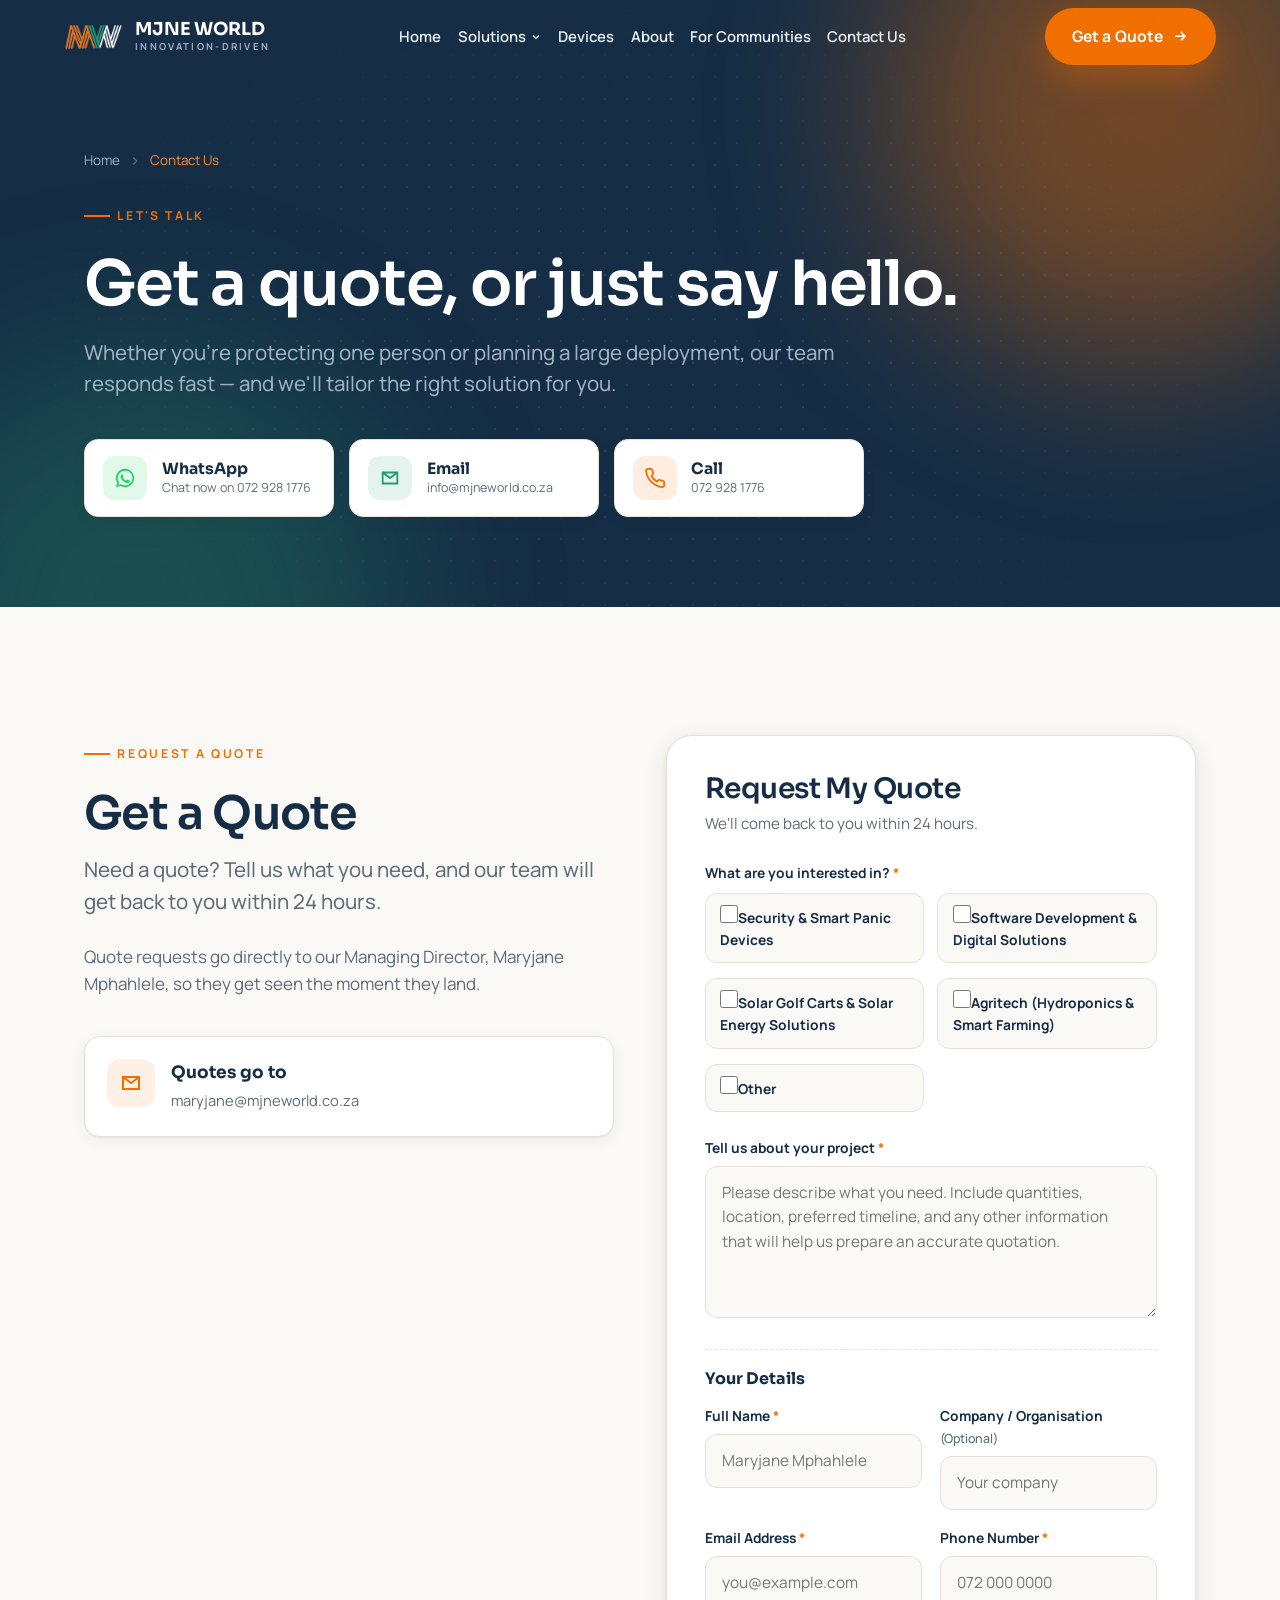
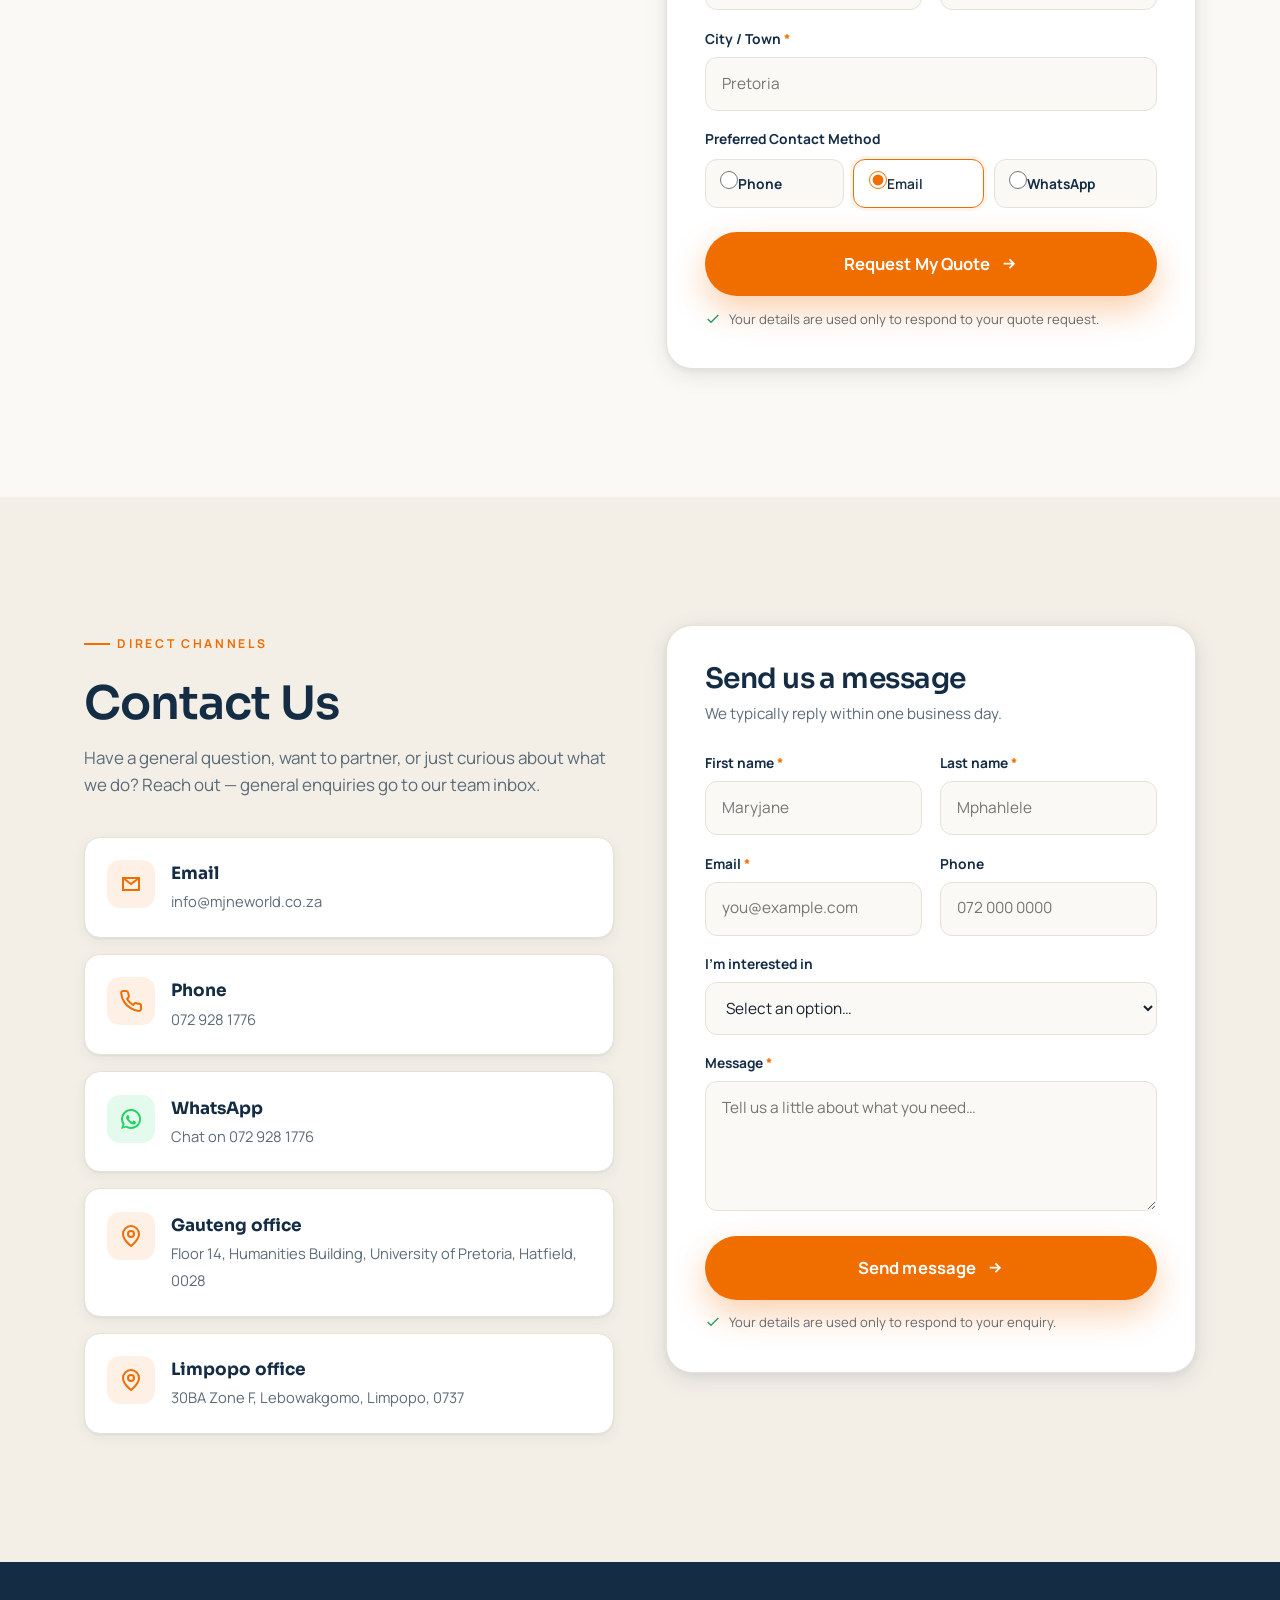
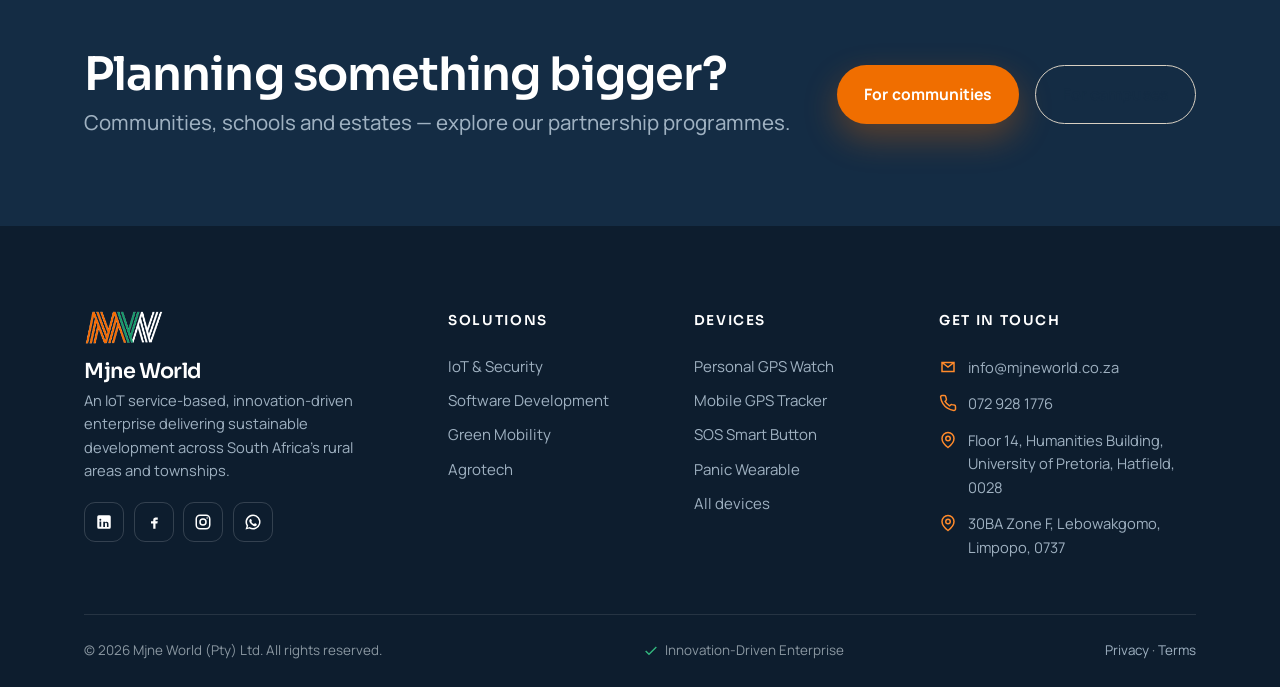
<file: site/contact.html>
<!DOCTYPE html>
<html lang="en">
<head>
<meta charset="UTF-8">
<meta name="viewport" content="width=device-width, initial-scale=1.0">
<title>Contact Us &amp; Get a Quote | Mjne World</title>
<meta name="description" content="Talk to Mjne World about IoT safety devices, software development, solar mobility or agrotech. Request a quote or contact us directly — offices in Gauteng and Limpopo.">
<link rel="icon" href="assets/logo.svg" type="image/svg+xml">
<link rel="preconnect" href="https://fonts.googleapis.com">
<link rel="preconnect" href="https://fonts.gstatic.com" crossorigin>
<link href="https://fonts.googleapis.com/css2?family=Sora:wght@400;500;600;700;800&family=Manrope:wght@400;450;500;600;700;800&display=swap" rel="stylesheet">
<link rel="stylesheet" href="css/styles.css">
</head>
<body>

<!-- ===================== HEADER ===================== -->
<header class="site-header header-light">
  <div class="container container-wide">
    <div class="bar">
      <a class="brand" href="index.html" aria-label="Mjne World home">
        <span class="mark" role="img" aria-label="Mjne World"></span>
        <span class="wordmark"><b>MJNE WORLD</b><span>Innovation-Driven</span></span>
      </a>
      <nav class="nav">
        <a href="index.html">Home</a>
        <div class="has-mega">
          <button type="button">Solutions <svg viewBox="0 0 24 24" fill="none" stroke="currentColor" stroke-width="2.5"><path d="m6 9 6 6 6-6"/></svg></button>
          <div class="mega">
            <a href="solutions.html#tech"><span class="ic"><svg viewBox="0 0 24 24" fill="none" stroke="currentColor" stroke-width="1.9"><rect x="6" y="2" width="12" height="20" rx="3"/><path d="M12 18h.01"/></svg></span><span><b>Mjne Tech — IoT &amp; Security</b><small>Smartwatches, SOS buttons &amp; GPS tracking</small></span></a><a href="solutions.html#software"><span class="ic"><svg viewBox="0 0 24 24" fill="none" stroke="currentColor" stroke-width="1.9"><rect x="3" y="4" width="18" height="14" rx="2"/><path d="M7 8h3M7 12h6M7 16h4M3 10h18M8 21h8"/></svg></span><span><b>Mjne Software</b><small>Custom apps, dashboards &amp; platforms</small></span></a>
            <a href="solutions.html#mobility"><span class="ic"><svg viewBox="0 0 24 24" fill="none" stroke="currentColor" stroke-width="1.9"><circle cx="7" cy="17" r="2"/><circle cx="17" cy="17" r="2"/><path d="M5 17H3V9l3-4h8l4 4h2v8h-2M9 17h6"/></svg></span><span><b>Mjne Green Mobility</b><small>Solar golf carts &amp; renewable energy</small></span></a>
            <a href="solutions.html#agrotech"><span class="ic"><svg viewBox="0 0 24 24" fill="none" stroke="currentColor" stroke-width="1.9"><path d="M12 22V12M12 12C12 8 9 5 4 5c0 5 3 7 8 7Zm0-2c0-4 3-7 8-7 0 5-3 7-8 7Z"/></svg></span><span><b>Mjne Agrotech</b><small>Climate-smart hydroponic farming</small></span></a><a href="products.html"><span class="ic"><svg viewBox="0 0 24 24" fill="none" stroke="currentColor" stroke-width="1.9"><path d="M3 3h2l2.4 12.4a2 2 0 0 0 2 1.6h7.7a2 2 0 0 0 2-1.6L22 6H6"/><circle cx="9" cy="20" r="1"/><circle cx="18" cy="20" r="1"/></svg></span><span><b>Shop Devices</b><small>Browse the full IoT catalogue</small></span></a>
          </div>
        </div>
        <a href="products.html">Devices</a>
        <a href="about.html">About</a>
        <a href="cpf.html">For Communities</a>
        <a href="contact.html">Contact Us</a>
</nav>
      <div class="header-actions">
        <a href="contact.html#quote" class="btn header-cta"><span class="cta-long">Get a Quote</span><span class="cta-short">Quote</span> <svg viewBox="0 0 24 24" fill="none" stroke="currentColor" stroke-width="2.4"><path d="M5 12h14M13 6l6 6-6 6"/></svg></a>
        <button class="burger" aria-label="Open menu"><span></span></button>
      </div>
    </div>
  </div>
</header>

<!-- ===================== MOBILE DRAWER ===================== -->
<div class="drawer">
  <div class="scrim"></div>
  <div class="panel">
    <div class="d-head">
      <span class="wordmark" style="line-height:1"><b style="font-family:var(--display);font-weight:700;color:var(--navy);font-size:1.1rem">MJNE WORLD</b></span>
      <button class="d-close" aria-label="Close menu"><svg viewBox="0 0 24 24" width="22" height="22" fill="none" stroke="currentColor" stroke-width="2"><path d="M18 6 6 18M6 6l12 12"/></svg></button>
    </div>
    <a href="contact.html#quote" class="btn btn-block btn-lg d-cta">Get a Quote <svg viewBox="0 0 24 24" fill="none" stroke="currentColor" stroke-width="2.4"><path d="M5 12h14M13 6l6 6-6 6"/></svg></a>
    <nav>
      <a href="index.html">Home</a><a href="solutions.html">Solutions</a><a href="products.html">Devices</a>
      <a href="about.html">About</a><a href="cpf.html">For Communities</a><a href="campus.html">For Campuses</a><a href="contact.html">Contact Us</a>
    </nav>
    <div class="d-foot">
<p class="text-muted" style="margin-top:1.2rem;font-size:.88rem">072 928 1776 · info@mjneworld.co.za</p>
    </div>
  </div>
</div>

<!-- ===================== PAGE HERO ===================== -->
<section class="page-hero">
  <div class="glow g1"></div><div class="glow g2"></div><div class="dot-grid"></div>
  <div class="container inner">
    <nav class="breadcrumb">
      <a href="index.html">Home</a><svg viewBox="0 0 24 24" fill="none" stroke="currentColor" stroke-width="2"><path d="m9 18 6-6-6-6"/></svg>
      <span class="cur">Contact Us</span>
    </nav>
    <span class="kicker">Let's talk</span>
    <h1 class="h1 mt-3">Get a quote, or just say hello.</h1>
    <p class="lead">Whether you're protecting one person or planning a large deployment, our team responds fast — and we'll tailor the right solution for you.</p>
    <div class="quick-actions mt-4" data-reveal>
      <a class="qa-btn qa-whatsapp" href="https://wa.me/27729281776" target="_blank" rel="noopener">
        <span class="qa-ic"><svg viewBox="0 0 24 24" fill="currentColor"><path d="M12 2a10 10 0 0 0-8.5 15.2L2 22l4.9-1.4A10 10 0 1 0 12 2Zm0 18a8 8 0 0 1-4-1.1l-.3-.2-2.9.8.8-2.8-.2-.3A8 8 0 1 1 12 20Zm4.4-5.6c-.2-.1-1.4-.7-1.6-.8s-.4-.1-.5.1l-.7.9c-.1.2-.3.2-.5.1a6.5 6.5 0 0 1-3.2-2.8c-.2-.4.2-.4.6-1.2a.4.4 0 0 0 0-.4l-.8-1.8c-.2-.5-.4-.4-.5-.4h-.5a.9.9 0 0 0-.7.3 2.8 2.8 0 0 0-.9 2.1c0 1.2.9 2.4 1 2.6s1.7 2.7 4.2 3.8c1.6.7 2.2.7 3 .6a2.5 2.5 0 0 0 1.6-1.2c.2-.5.2-.9.1-1z"/></svg></span>
        <span class="qa-body"><b>WhatsApp</b><small>Chat now on 072 928 1776</small></span>
      </a>
      <a class="qa-btn qa-email" href="mailto:info@mjneworld.co.za">
        <span class="qa-ic"><svg viewBox="0 0 24 24" fill="none" stroke="currentColor" stroke-width="2"><path d="m4 6 8 6 8-6M4 6h16v12H4z"/></svg></span>
        <span class="qa-body"><b>Email</b><small>info@mjneworld.co.za</small></span>
      </a>
      <a class="qa-btn qa-phone" href="tel:+27729281776">
        <span class="qa-ic"><svg viewBox="0 0 24 24" fill="none" stroke="currentColor" stroke-width="2"><path d="M22 16.9v3a2 2 0 0 1-2.2 2 19.8 19.8 0 0 1-8.6-3 19.5 19.5 0 0 1-6-6 19.8 19.8 0 0 1-3-8.6A2 2 0 0 1 4.1 2h3a2 2 0 0 1 2 1.7c.1 1 .4 1.9.7 2.8a2 2 0 0 1-.5 2.1L8.1 9.9a16 16 0 0 0 6 6l1.3-1.3a2 2 0 0 1 2.1-.4c.9.3 1.8.5 2.8.6a2 2 0 0 1 1.7 2.1Z"/></svg></span>
        <span class="qa-body"><b>Call</b><small>072 928 1776</small></span>
      </a>
    </div>
  </div>
</section>

<!-- ===================== GET A QUOTE ===================== -->
<section class="section bg-paper" id="quote">
  <div class="container">
    <div class="split" style="align-items:start;gap:clamp(28px,4vw,64px)">
      <div data-reveal>
        <span class="kicker">Request a quote</span>
        <h2 class="h2 mt-3">Get a Quote</h2>
        <p class="lead mt-2 measure">Need a quote? Tell us what you need, and our team will get back to you within 24 hours.</p>
        <p class="text-muted mt-3 measure">Quote requests go directly to our Managing Director, Maryjane Mphahlele, so they get seen the moment they land.</p>
        <div class="mt-4">
          <div class="contact-tile">
            <span class="ct-ic"><svg viewBox="0 0 24 24" fill="none" stroke="currentColor" stroke-width="2"><path d="m4 6 8 6 8-6M4 6h16v12H4z"/></svg></span>
            <div><b>Quotes go to</b><a href="mailto:maryjane@mjneworld.co.za">maryjane@mjneworld.co.za</a></div>
          </div>
        </div>
      </div>

      <div class="form-card" data-reveal data-delay="1">
        <h3 class="h3">Request My Quote</h3>
        <p class="text-muted mt-1" style="font-size:.95rem">We'll come back to you within 24 hours.</p>
        <form data-form="quote" class="mt-3" action="mailto:maryjane@mjneworld.co.za" method="post" enctype="text/plain">
          <div class="form-success"><svg viewBox="0 0 24 24" width="20" height="20" fill="none" stroke="currentColor" stroke-width="2.4"><path d="M20 6 9 17l-5-5"/></svg> Thank you — your quote request is on its way. Maryjane will be in touch within 24 hours.</div>

          <fieldset class="field checkbox-field">
            <legend>What are you interested in? <span class="req">*</span></legend>
            <div class="checkbox-grid" data-prefill-check>
              <label class="chk"><input type="checkbox" name="interest" value="Security &amp; Smart Panic Devices"><span>Security &amp; Smart Panic Devices</span></label>
              <label class="chk"><input type="checkbox" name="interest" value="Software Development &amp; Digital Solutions"><span>Software Development &amp; Digital Solutions</span></label>
              <label class="chk"><input type="checkbox" name="interest" value="Solar Golf Carts &amp; Solar Energy Solutions"><span>Solar Golf Carts &amp; Solar Energy Solutions</span></label>
              <label class="chk"><input type="checkbox" name="interest" value="Agritech (Hydroponics &amp; Smart Farming)"><span>Agritech (Hydroponics &amp; Smart Farming)</span></label>
              <label class="chk"><input type="checkbox" name="interest" value="Other"><span>Other</span></label>
            </div>
          </fieldset>

          <div class="field"><label>Tell us about your project <span class="req">*</span></label>
            <textarea name="project" required rows="5" placeholder="Please describe what you need. Include quantities, location, preferred timeline, and any other information that will help us prepare an accurate quotation."></textarea>
          </div>

          <div class="field-group-title">Your Details</div>

          <div class="form-row">
            <div class="field"><label>Full Name <span class="req">*</span></label><input type="text" name="fullName" required placeholder="Maryjane Mphahlele"></div>
            <div class="field"><label>Company / Organisation <span class="opt">(Optional)</span></label><input type="text" name="company" placeholder="Your company"></div>
          </div>
          <div class="form-row">
            <div class="field"><label>Email Address <span class="req">*</span></label><input type="email" name="email" required placeholder="you@example.com"></div>
            <div class="field"><label>Phone Number <span class="req">*</span></label><input type="tel" name="phone" required placeholder="072 000 0000"></div>
          </div>
          <div class="field"><label>City / Town <span class="req">*</span></label><input type="text" name="city" required placeholder="Pretoria"></div>

          <fieldset class="field radio-field">
            <legend>Preferred Contact Method</legend>
            <div class="radio-row">
              <label class="rad"><input type="radio" name="contactMethod" value="Phone"><span>Phone</span></label>
              <label class="rad"><input type="radio" name="contactMethod" value="Email" checked><span>Email</span></label>
              <label class="rad"><input type="radio" name="contactMethod" value="WhatsApp"><span>WhatsApp</span></label>
            </div>
          </fieldset>

          <button type="submit" class="btn btn-lg btn-block" data-label="Request My Quote">Request My Quote
            <svg viewBox="0 0 24 24" fill="none" stroke="currentColor" stroke-width="2.4"><path d="M5 12h14M13 6l6 6-6 6"/></svg></button>
          <p class="form-note"><svg viewBox="0 0 24 24" fill="none" stroke="currentColor" stroke-width="2"><path d="M20 6 9 17l-5-5"/></svg> Your details are used only to respond to your quote request.</p>
        </form>
      </div>
    </div>
  </div>
</section>

<!-- ===================== CONTACT US ===================== -->
<section class="section bg-sand" id="contact">
  <div class="container">
    <div class="split" style="align-items:start;gap:clamp(28px,4vw,64px)">
      <!-- Left: info -->
      <div data-reveal>
        <span class="kicker">Direct channels</span>
        <h2 class="h2 mt-3">Contact Us</h2>
        <p class="text-muted mt-2 measure">Have a general question, want to partner, or just curious about what we do? Reach out — general enquiries go to our team inbox.</p>
        <div class="stack mt-4" style="--gap:1rem">
          <div class="contact-tile">
            <span class="ct-ic"><svg viewBox="0 0 24 24" fill="none" stroke="currentColor" stroke-width="2"><path d="m4 6 8 6 8-6M4 6h16v12H4z"/></svg></span>
            <div><b>Email</b><a href="mailto:info@mjneworld.co.za">info@mjneworld.co.za</a></div>
          </div>
          <div class="contact-tile">
            <span class="ct-ic"><svg viewBox="0 0 24 24" fill="none" stroke="currentColor" stroke-width="2"><path d="M22 16.9v3a2 2 0 0 1-2.2 2 19.8 19.8 0 0 1-8.6-3 19.5 19.5 0 0 1-6-6 19.8 19.8 0 0 1-3-8.6A2 2 0 0 1 4.1 2h3a2 2 0 0 1 2 1.7c.1 1 .4 1.9.7 2.8a2 2 0 0 1-.5 2.1L8.1 9.9a16 16 0 0 0 6 6l1.3-1.3a2 2 0 0 1 2.1-.4c.9.3 1.8.5 2.8.6a2 2 0 0 1 1.7 2.1Z"/></svg></span>
            <div><b>Phone</b><a href="tel:+27729281776">072 928 1776</a></div>
          </div>
          <div class="contact-tile">
            <span class="ct-ic" style="background:rgba(37,211,102,.12);color:#25d366"><svg viewBox="0 0 24 24" fill="currentColor"><path d="M12 2a10 10 0 0 0-8.5 15.2L2 22l4.9-1.4A10 10 0 1 0 12 2Zm0 18a8 8 0 0 1-4-1.1l-.3-.2-2.9.8.8-2.8-.2-.3A8 8 0 1 1 12 20Zm4.4-5.6c-.2-.1-1.4-.7-1.6-.8s-.4-.1-.5.1l-.7.9c-.1.2-.3.2-.5.1a6.5 6.5 0 0 1-3.2-2.8c-.2-.4.2-.4.6-1.2a.4.4 0 0 0 0-.4l-.8-1.8c-.2-.5-.4-.4-.5-.4h-.5a.9.9 0 0 0-.7.3 2.8 2.8 0 0 0-.9 2.1c0 1.2.9 2.4 1 2.6s1.7 2.7 4.2 3.8c1.6.7 2.2.7 3 .6a2.5 2.5 0 0 0 1.6-1.2c.2-.5.2-.9.1-1z"/></svg></span>
            <div><b>WhatsApp</b><a href="https://wa.me/27729281776" target="_blank" rel="noopener">Chat on 072 928 1776</a></div>
          </div>
          <div class="contact-tile">
            <span class="ct-ic"><svg viewBox="0 0 24 24" fill="none" stroke="currentColor" stroke-width="2"><path d="M20 10c0 6-8 12-8 12s-8-6-8-12a8 8 0 0 1 16 0Z"/><circle cx="12" cy="10" r="3"/></svg></span>
            <div><b>Gauteng office</b><span>Floor 14, Humanities Building, University of Pretoria, Hatfield, 0028</span></div>
          </div>
          <div class="contact-tile">
            <span class="ct-ic"><svg viewBox="0 0 24 24" fill="none" stroke="currentColor" stroke-width="2"><path d="M20 10c0 6-8 12-8 12s-8-6-8-12a8 8 0 0 1 16 0Z"/><circle cx="12" cy="10" r="3"/></svg></span>
            <div><b>Limpopo office</b><span>30BA Zone F, Lebowakgomo, Limpopo, 0737</span></div>
          </div>
        </div>
      </div>

      <!-- Right: form -->
      <div class="form-card" data-reveal data-delay="1">
        <h3 class="h3">Send us a message</h3>
        <p class="text-muted mt-1" style="font-size:.95rem">We typically reply within one business day.</p>
        <form data-form="contact" class="mt-3" action="mailto:info@mjneworld.co.za" method="post" enctype="text/plain">
          <div class="form-success"><svg viewBox="0 0 24 24" width="20" height="20" fill="none" stroke="currentColor" stroke-width="2.4"><path d="M20 6 9 17l-5-5"/></svg> Thank you — your message is on its way. We'll be in touch shortly.</div>
          <div class="form-row">
            <div class="field"><label>First name <span class="req">*</span></label><input type="text" name="firstName" required placeholder="Maryjane"></div>
            <div class="field"><label>Last name <span class="req">*</span></label><input type="text" name="lastName" required placeholder="Mphahlele"></div>
          </div>
          <div class="form-row">
            <div class="field"><label>Email <span class="req">*</span></label><input type="email" name="email" required placeholder="you@example.com"></div>
            <div class="field"><label>Phone</label><input type="tel" name="phone" placeholder="072 000 0000"></div>
          </div>
          <div class="field">
            <label>I'm interested in</label>
            <select name="topic" data-prefill="product">
              <option value="">Select an option…</option>
              <option>Security &amp; Panic Devices</option>
              <option>Software Development</option>
              <option>CPF / Community Network</option>
              <option>Solar Golf-carts &amp; Solar</option>
              <option>Agrotech (Hydroponics)</option>
              <option>Other</option>
            </select>
          </div>
          <div class="field"><label>Message <span class="req">*</span></label><textarea name="message" required placeholder="Tell us a little about what you need…" data-prefill="note"></textarea></div>
          <button type="submit" class="btn btn-lg btn-block" data-label="Send message">Send message
            <svg viewBox="0 0 24 24" fill="none" stroke="currentColor" stroke-width="2.4"><path d="M5 12h14M13 6l6 6-6 6"/></svg></button>
          <p class="form-note"><svg viewBox="0 0 24 24" fill="none" stroke="currentColor" stroke-width="2"><path d="M20 6 9 17l-5-5"/></svg> Your details are used only to respond to your enquiry.</p>
        </form>
      </div>
    </div>
  </div>
</section>

<!-- ===================== CTA STRIP ===================== -->
<section class="section-sm bg-navy" style="overflow:hidden">
  <div class="dot-grid" style="opacity:.5"></div>
  <div class="container relative">
    <div class="flex items-center wrap gap-2" style="justify-content:space-between">
      <div class="on-dark" data-reveal>
        <h2 class="h2" style="color:#fff">Planning something bigger?</h2>
        <p class="lead mt-1">Communities, schools and estates — explore our partnership programmes.</p>
      </div>
      <div class="flex wrap gap-2" data-reveal data-delay="1">
        <a href="cpf.html" class="btn">For communities</a>
        <a href="campus.html" class="btn btn-ghost">For campuses</a>
      </div>
    </div>
  </div>
</section>

<!-- ===================== FOOTER ===================== -->
<footer class="site-footer">
  <div class="container">
    <div class="f-top">
      <div class="f-brand">
        <span class="mark" role="img" aria-label="Mjne World"></span>
        <h4 style="color:#fff;font-size:1.3rem">Mjne World</h4>
        <p>An IoT service-based, innovation-driven enterprise delivering sustainable development across South Africa's rural areas and townships.</p>
        <div class="f-social">
          <a href="#" aria-label="LinkedIn"><svg viewBox="0 0 24 24" fill="currentColor"><path d="M19 3a2 2 0 0 1 2 2v14a2 2 0 0 1-2 2H5a2 2 0 0 1-2-2V5a2 2 0 0 1 2-2h14M8.3 18.3v-7H6v7h2.3M7.1 10.2a1.3 1.3 0 1 0 0-2.6 1.3 1.3 0 0 0 0 2.6M18 18.3v-3.8c0-2-1.1-3-2.6-3-1.2 0-1.8.7-2.1 1.2v-1H11v7h2.3v-3.9c0-1 .2-1.9 1.4-1.9s1.2 1.1 1.2 2v3.8H18Z"/></svg></a>
          <a href="#" aria-label="Facebook"><svg viewBox="0 0 24 24" fill="currentColor"><path d="M14 9h3V6h-3c-1.7 0-3 1.3-3 3v2H8v3h3v7h3v-7h2.5l.5-3H14V9.5c0-.3.2-.5.5-.5H14Z"/></svg></a>
          <a href="#" aria-label="Instagram"><svg viewBox="0 0 24 24" fill="none" stroke="currentColor" stroke-width="2"><rect x="3" y="3" width="18" height="18" rx="5"/><circle cx="12" cy="12" r="4"/><circle cx="17.5" cy="6.5" r="1" fill="currentColor" stroke="none"/></svg></a>
          <a href="#" aria-label="WhatsApp"><svg viewBox="0 0 24 24" fill="currentColor"><path d="M12 2a10 10 0 0 0-8.5 15.2L2 22l4.9-1.4A10 10 0 1 0 12 2Zm0 18a8 8 0 0 1-4-1.1l-.3-.2-2.9.8.8-2.8-.2-.3A8 8 0 1 1 12 20Zm4.4-5.6c-.2-.1-1.4-.7-1.6-.8s-.4-.1-.5.1l-.7.9c-.1.2-.3.2-.5.1a6.5 6.5 0 0 1-3.2-2.8c-.2-.4.2-.4.6-1.2a.4.4 0 0 0 0-.4l-.8-1.8c-.2-.5-.4-.4-.5-.4h-.5a.9.9 0 0 0-.7.3 2.8 2.8 0 0 0-.9 2.1c0 1.2.9 2.4 1 2.6s1.7 2.7 4.2 3.8c1.6.7 2.2.7 3 .6a2.5 2.5 0 0 0 1.6-1.2c.2-.5.2-.9.1-1z"/></svg></a>
        </div>
      </div>
      <div><h5>Solutions</h5><div class="f-links">
        <a href="solutions.html#tech">IoT &amp; Security</a><a href="solutions.html#software">Software Development</a><a href="solutions.html#mobility">Green Mobility</a><a href="solutions.html#agrotech">Agrotech</a></div></div>
      <div><h5>Devices</h5><div class="f-links">
        <a href="sos-watch.html">Personal GPS Watch</a><a href="gps-tracker.html">Mobile GPS Tracker</a><a href="smart-button.html">SOS Smart Button</a><a href="panic-wearable.html">Panic Wearable</a><a href="products.html">All devices</a></div></div>
      <div><h5>Get in touch</h5>
        <ul class="f-contact">
          <li><svg viewBox="0 0 24 24" fill="none" stroke="currentColor" stroke-width="2"><path d="m4 6 8 6 8-6M4 6h16v12H4z"/></svg><a href="mailto:info@mjneworld.co.za">info@mjneworld.co.za</a></li>
          <li><svg viewBox="0 0 24 24" fill="none" stroke="currentColor" stroke-width="2"><path d="M22 16.9v3a2 2 0 0 1-2.2 2 19.8 19.8 0 0 1-8.6-3 19.5 19.5 0 0 1-6-6 19.8 19.8 0 0 1-3-8.6A2 2 0 0 1 4.1 2h3a2 2 0 0 1 2 1.7c.1 1 .4 1.9.7 2.8a2 2 0 0 1-.5 2.1L8.1 9.9a16 16 0 0 0 6 6l1.3-1.3a2 2 0 0 1 2.1-.4c.9.3 1.8.5 2.8.6a2 2 0 0 1 1.7 2.1Z"/></svg><a href="tel:0729281776">072 928 1776</a></li>
          <li><svg viewBox="0 0 24 24" fill="none" stroke="currentColor" stroke-width="2"><path d="M20 10c0 6-8 12-8 12s-8-6-8-12a8 8 0 0 1 16 0Z"/><circle cx="12" cy="10" r="3"/></svg><span>Floor 14, Humanities Building, University of Pretoria, Hatfield, 0028</span></li>
          <li><svg viewBox="0 0 24 24" fill="none" stroke="currentColor" stroke-width="2"><path d="M20 10c0 6-8 12-8 12s-8-6-8-12a8 8 0 0 1 16 0Z"/><circle cx="12" cy="10" r="3"/></svg><span>30BA Zone F, Lebowakgomo, Limpopo, 0737</span></li>
        </ul>
      </div>
    </div>
    <div class="f-bottom">
      <span>© <span data-year>2026</span> Mjne World (Pty) Ltd. All rights reserved.</span>
      <span class="f-badge"><svg viewBox="0 0 24 24" width="16" height="16" fill="none" stroke="var(--emerald-soft)" stroke-width="2"><path d="M20 6 9 17l-5-5"/></svg> Innovation-Driven Enterprise</span>
      <span><a href="#">Privacy</a> · <a href="#">Terms</a></span>
    </div>
  </div>
</footer>

<script src="js/main.js"></script>
</body>
</html>
</file>
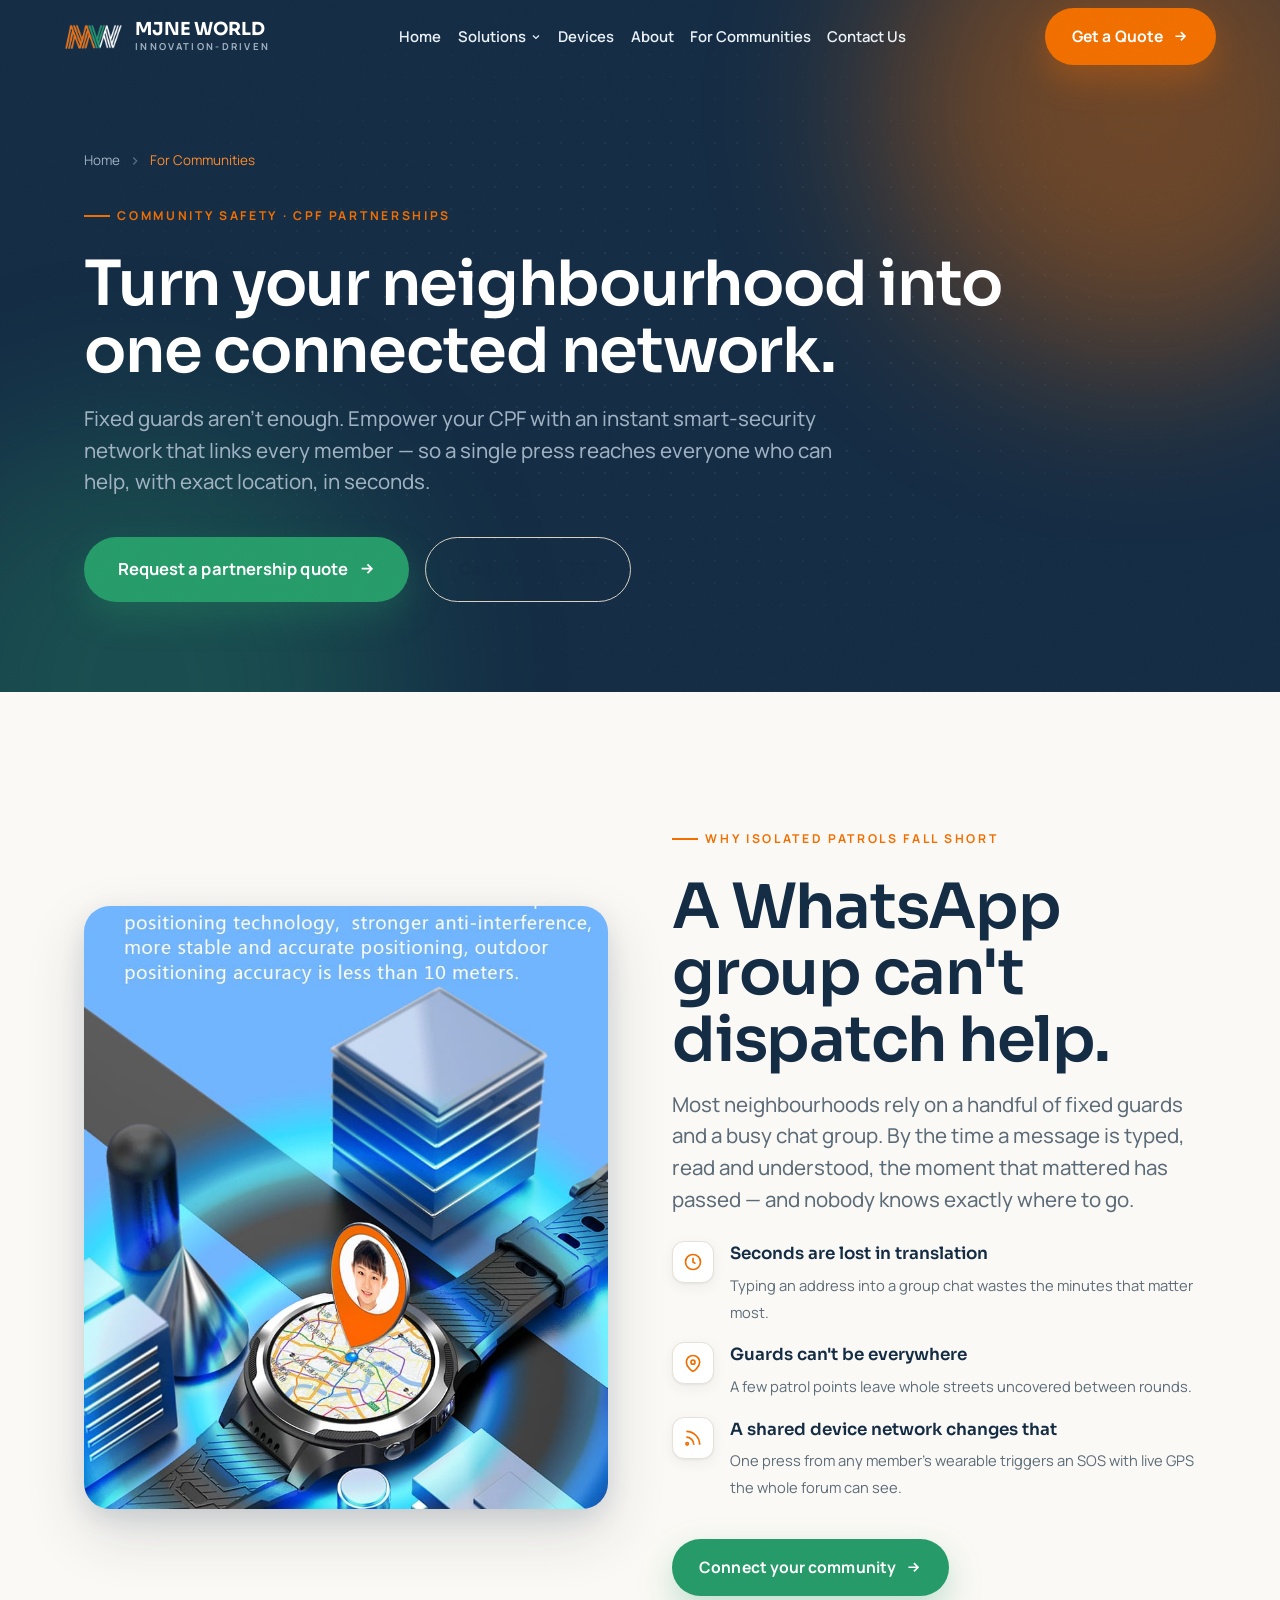
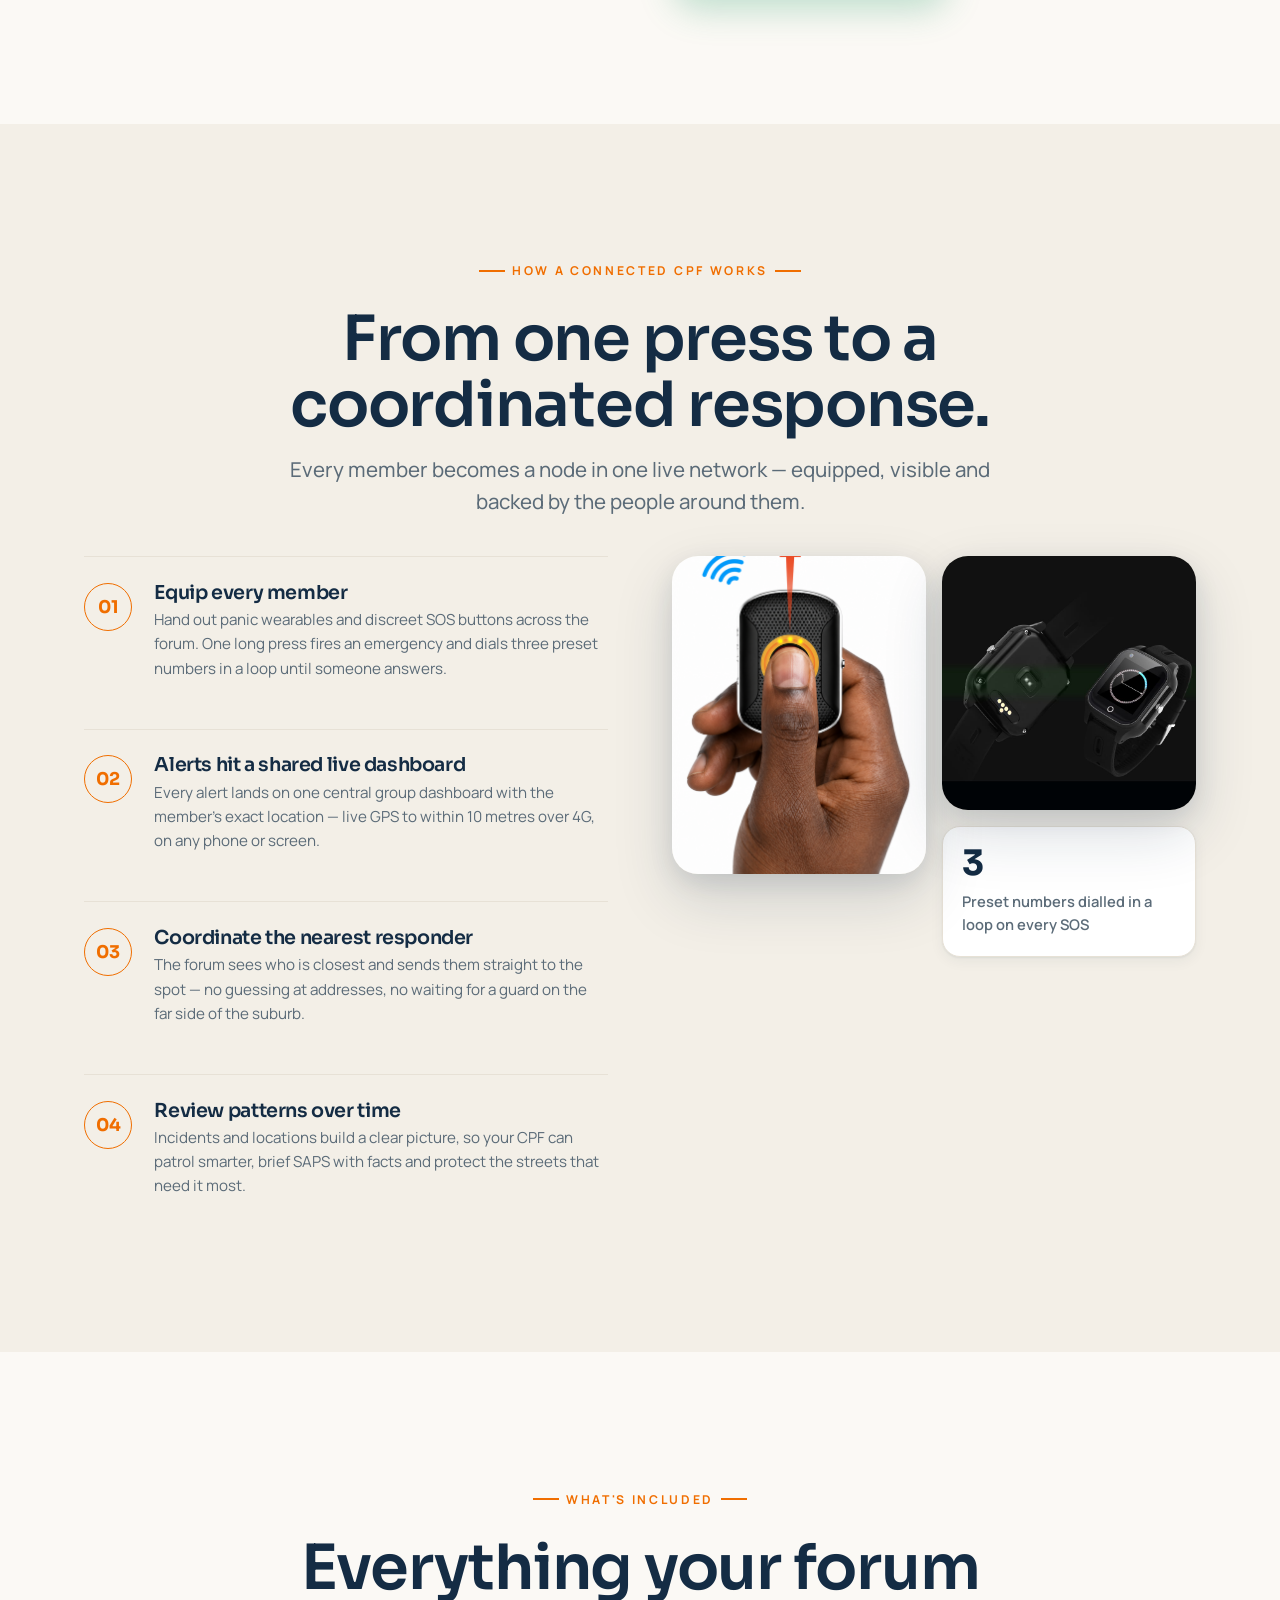
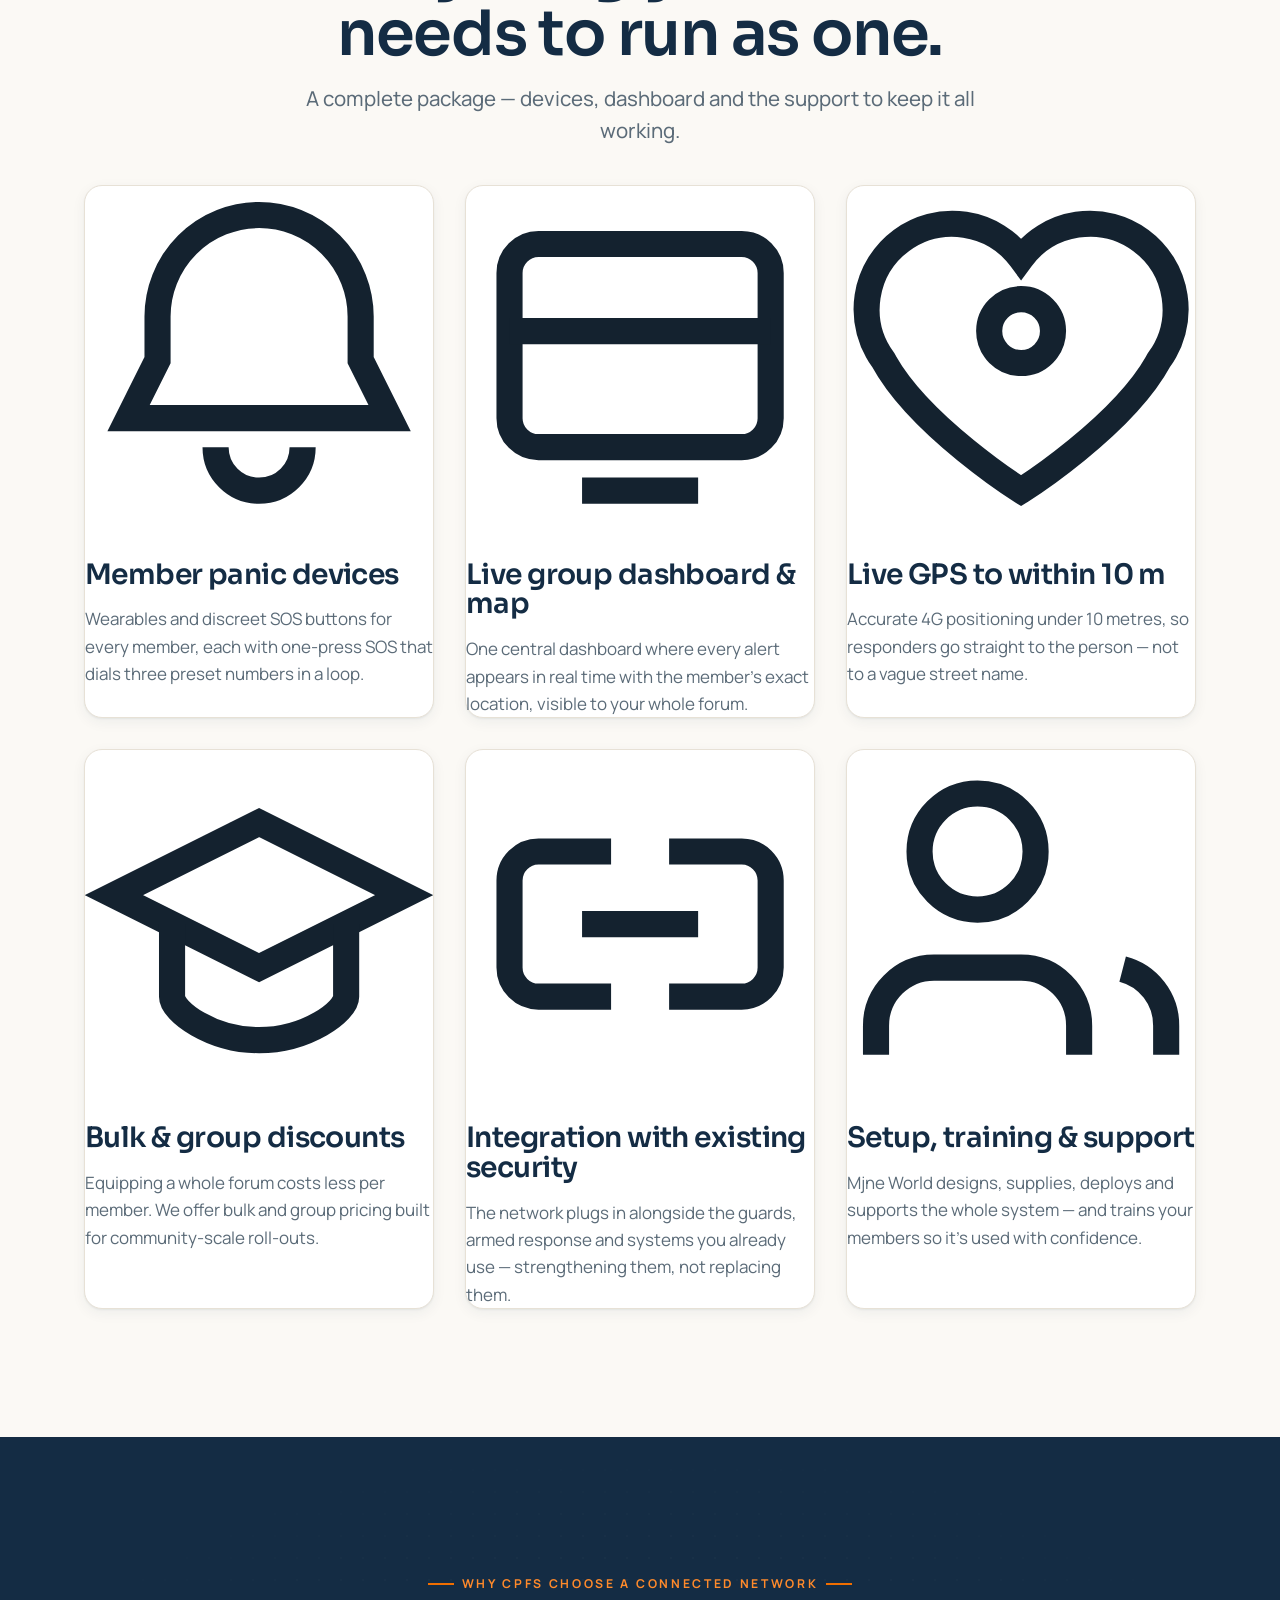
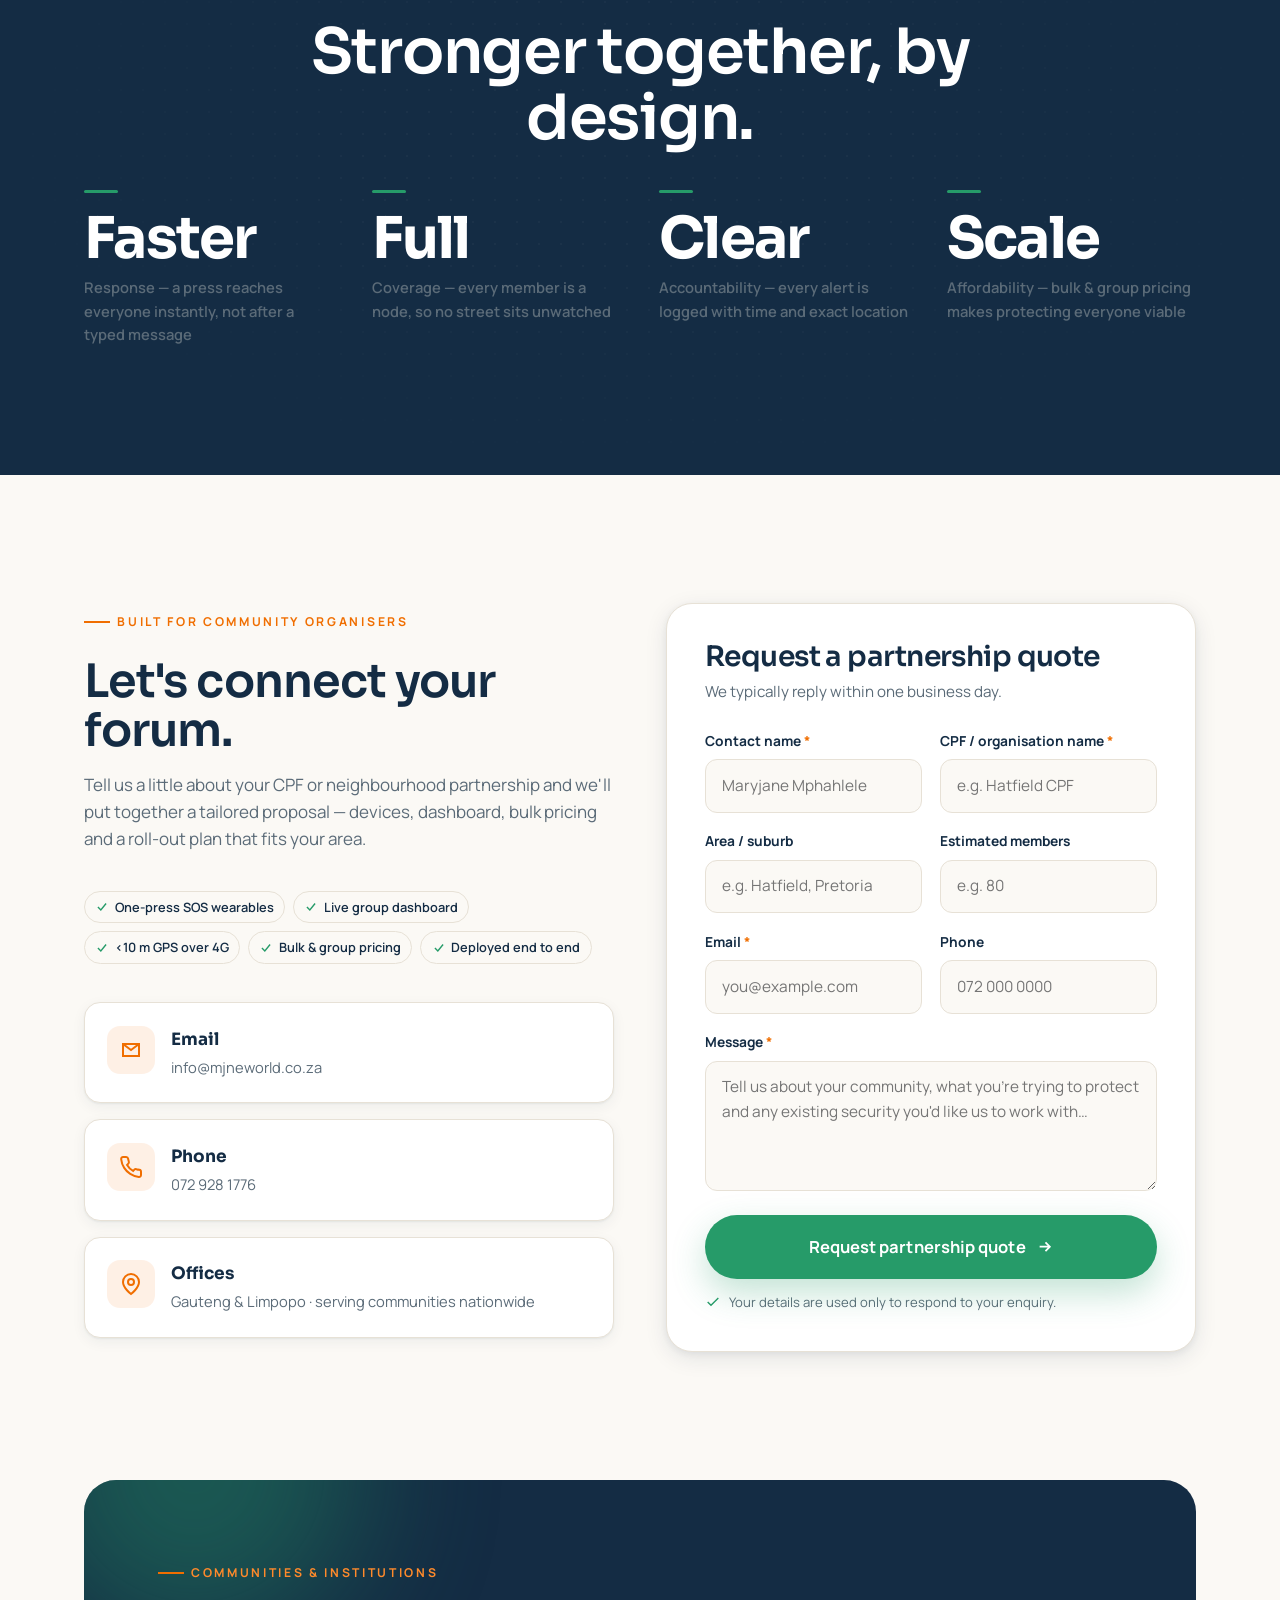
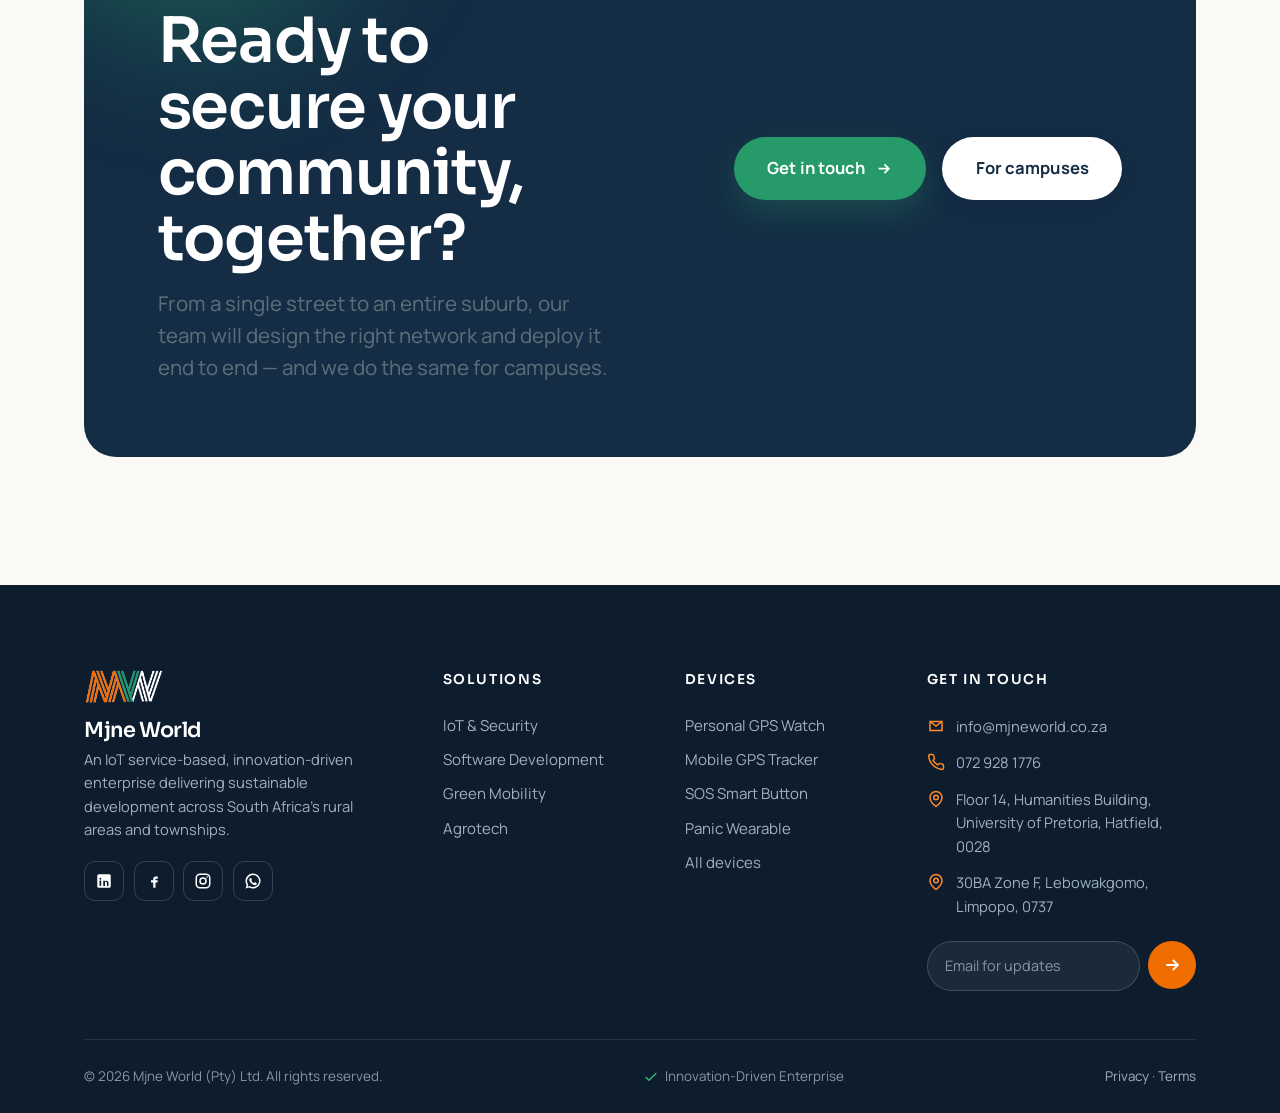
<file: site/cpf.html>
<!DOCTYPE html>
<html lang="en">
<head>
<meta charset="UTF-8">
<meta name="viewport" content="width=device-width, initial-scale=1.0">
<title>For Communities &amp; CPFs | Mjne World</title>
<meta name="description" content="Empower your Community Police Forum with a connected smart-security network from Mjne World. Panic wearables, one-press SOS, live <10m GPS and a shared group dashboard — designed, deployed and supported across South Africa.">
<meta property="og:title" content="Turn your neighbourhood into one connected network | Mjne World">
<meta property="og:description" content="An instant, connected smart-security network for CPFs and neighbourhood partnerships — panic wearables, one-press SOS and a live group dashboard.">
<meta property="og:type" content="website">
<link rel="icon" href="assets/logo.svg" type="image/svg+xml">
<link rel="preconnect" href="https://fonts.googleapis.com">
<link rel="preconnect" href="https://fonts.gstatic.com" crossorigin>
<link href="https://fonts.googleapis.com/css2?family=Sora:wght@400;500;600;700;800&family=Manrope:wght@400;450;500;600;700;800&display=swap" rel="stylesheet">
<link rel="stylesheet" href="css/styles.css">
</head>
<body>

<!-- ===================== HEADER ===================== -->
<header class="site-header header-light">
  <div class="container container-wide">
    <div class="bar">
      <a class="brand" href="index.html" aria-label="Mjne World home">
        <span class="mark" role="img" aria-label="Mjne World"></span>
        <span class="wordmark"><b>MJNE WORLD</b><span>Innovation-Driven</span></span>
      </a>

      <nav class="nav">
        <a href="index.html">Home</a>
        <div class="has-mega">
          <button type="button">Solutions
            <svg viewBox="0 0 24 24" fill="none" stroke="currentColor" stroke-width="2.5"><path d="m6 9 6 6 6-6"/></svg>
          </button>
          <div class="mega">
            <a href="solutions.html#tech">
              <span class="ic"><svg viewBox="0 0 24 24" fill="none" stroke="currentColor" stroke-width="1.9"><rect x="6" y="2" width="12" height="20" rx="3"/><path d="M12 18h.01"/></svg></span>
              <span><b>Mjne Tech — IoT &amp; Security</b><small>Smartwatches, SOS buttons &amp; GPS tracking</small></span>
            </a>
            <a href="solutions.html#software">
              <span class="ic"><svg viewBox="0 0 24 24" fill="none" stroke="currentColor" stroke-width="1.9"><rect x="3" y="4" width="18" height="14" rx="2"/><path d="M7 8h3M7 12h6M7 16h4M3 10h18M8 21h8"/></svg></span>
              <span><b>Mjne Software</b><small>Custom apps, dashboards &amp; platforms</small></span>
            </a>
            <a href="solutions.html#mobility">
              <span class="ic"><svg viewBox="0 0 24 24" fill="none" stroke="currentColor" stroke-width="1.9"><circle cx="7" cy="17" r="2"/><circle cx="17" cy="17" r="2"/><path d="M5 17H3V9l3-4h8l4 4h2v8h-2M9 17h6"/></svg></span>
              <span><b>Mjne Green Mobility</b><small>Solar golf carts &amp; renewable energy</small></span>
            </a>
            <a href="solutions.html#agrotech">
              <span class="ic"><svg viewBox="0 0 24 24" fill="none" stroke="currentColor" stroke-width="1.9"><path d="M12 22V12M12 12C12 8 9 5 4 5c0 5 3 7 8 7Zm0-2c0-4 3-7 8-7 0 5-3 7-8 7Z"/></svg></span>
              <span><b>Mjne Agrotech</b><small>Climate-smart hydroponic farming</small></span>
            </a>
            <a href="products.html">
              <span class="ic"><svg viewBox="0 0 24 24" fill="none" stroke="currentColor" stroke-width="1.9"><path d="M3 3h2l2.4 12.4a2 2 0 0 0 2 1.6h7.7a2 2 0 0 0 2-1.6L22 6H6"/><circle cx="9" cy="20" r="1"/><circle cx="18" cy="20" r="1"/></svg></span>
              <span><b>Shop Devices</b><small>Browse the full IoT catalogue</small></span>
            </a>
          </div>
        </div>
        <a href="products.html">Devices</a>
        <a href="about.html">About</a>
        <a href="cpf.html">For Communities</a>
        <a href="contact.html">Contact Us</a>
</nav>
      <div class="header-actions">
        <a href="contact.html#quote" class="btn header-cta"><span class="cta-long">Get a Quote</span><span class="cta-short">Quote</span> <svg viewBox="0 0 24 24" fill="none" stroke="currentColor" stroke-width="2.4"><path d="M5 12h14M13 6l6 6-6 6"/></svg></a>
        <button class="burger" aria-label="Open menu"><span></span></button>
      </div>
    </div>
  </div>
</header>

<!-- ===================== MOBILE DRAWER ===================== -->
<div class="drawer">
  <div class="scrim"></div>
  <div class="panel">
    <div class="d-head">
      <span class="wordmark" style="line-height:1"><b style="font-family:var(--display);font-weight:700;color:var(--navy);font-size:1.1rem">MJNE WORLD</b></span>
      <button class="d-close" aria-label="Close menu">
        <svg viewBox="0 0 24 24" width="22" height="22" fill="none" stroke="currentColor" stroke-width="2"><path d="M18 6 6 18M6 6l12 12"/></svg>
      </button>
    </div>
    <a href="contact.html#quote" class="btn btn-block btn-lg d-cta">Get a Quote <svg viewBox="0 0 24 24" fill="none" stroke="currentColor" stroke-width="2.4"><path d="M5 12h14M13 6l6 6-6 6"/></svg></a>
    <nav>
      <a href="index.html">Home</a>
      <a href="solutions.html">Solutions</a>
      <a href="products.html">Devices</a>
      <a href="about.html">About</a>
      <a href="cpf.html">For Communities</a>
      <a href="campus.html">For Campuses</a>
      <a href="contact.html">Contact Us</a>
    </nav>
    <div class="d-foot">
<p class="text-muted" style="margin-top:1.2rem;font-size:.88rem">072 928 1776 · info@mjneworld.co.za</p>
    </div>
  </div>
</div>

<!-- ===================== PAGE HERO ===================== -->
<section class="page-hero">
  <div class="glow g1"></div><div class="glow g2"></div><div class="dot-grid"></div>
  <div class="container inner">
    <nav class="breadcrumb">
      <a href="index.html">Home</a><svg viewBox="0 0 24 24" fill="none" stroke="currentColor" stroke-width="2"><path d="m9 18 6-6-6-6"/></svg>
      <span class="cur">For Communities</span>
    </nav>
    <span class="kicker">Community Safety · CPF Partnerships</span>
    <h1 class="h1 mt-3">Turn your neighbourhood into one connected&nbsp;network.</h1>
    <p class="lead">Fixed guards aren't enough. Empower your CPF with an instant smart-security network that links every member — so a single press reaches everyone who can help, with exact location, in seconds.</p>
    <div class="flex wrap gap-2 mt-4" data-reveal>
      <a href="#quote" class="btn btn-emerald btn-lg">Request a partnership quote
        <svg viewBox="0 0 24 24" fill="none" stroke="currentColor" stroke-width="2.4"><path d="M5 12h14M13 6l6 6-6 6"/></svg></a>
      <a href="tel:0729281776" class="btn btn-ghost btn-lg">Call 072 928 1776</a>
    </div>
  </div>
</section>

<!-- ===================== PROBLEM → SOLUTION ===================== -->
<section class="section bg-paper">
  <div class="container">
    <div class="split">
      <div class="split-media" data-reveal>
        <div class="media-frame tall"><img src="assets/img/graphic-gps.jpg" alt="A connected community security network linking neighbourhood members on a live map">
          <div class="media-badge bl"><div class="mb-ic em"><svg viewBox="0 0 24 24" fill="none" stroke="currentColor" stroke-width="2"><path d="M16 21v-2a4 4 0 0 0-4-4H6a4 4 0 0 0-4 4v2"/><circle cx="9" cy="7" r="4"/><path d="M22 21v-2a4 4 0 0 0-3-3.9M16 3.1a4 4 0 0 1 0 7.8"/></svg></div><div><b>One live network</b><small>Every member linked</small></div></div>
        </div>
      </div>
      <div class="split-text" data-reveal data-delay="1">
        <span class="kicker">Why isolated patrols fall short</span>
        <h2 class="h1 mt-3">A WhatsApp group can't dispatch&nbsp;help.</h2>
        <p class="lead mt-2">Most neighbourhoods rely on a handful of fixed guards and a busy chat group. By the time a message is typed, read and understood, the moment that mattered has passed — and nobody knows exactly where to go.</p>
        <ul class="feature-list">
          <li><span class="fic"><svg viewBox="0 0 24 24" fill="none" stroke="currentColor" stroke-width="2"><circle cx="12" cy="12" r="9"/><path d="M12 7v5l3 2"/></svg></span><div><b>Seconds are lost in translation</b><span>Typing an address into a group chat wastes the minutes that matter most.</span></div></li>
          <li><span class="fic"><svg viewBox="0 0 24 24" fill="none" stroke="currentColor" stroke-width="2"><path d="M12 22s8-4.5 8-11a8 8 0 0 0-16 0c0 6.5 8 11 8 11Z"/><circle cx="12" cy="11" r="2.4"/></svg></span><div><b>Guards can't be everywhere</b><span>A few patrol points leave whole streets uncovered between rounds.</span></div></li>
          <li><span class="fic"><svg viewBox="0 0 24 24" fill="none" stroke="currentColor" stroke-width="2"><path d="M4 11a9 9 0 0 1 9 9M4 4a16 16 0 0 1 16 16"/><circle cx="5" cy="19" r="1.5"/></svg></span><div><b>A shared device network changes that</b><span>One press from any member's wearable triggers an SOS with live GPS the whole forum can see.</span></div></li>
        </ul>
        <a href="#quote" class="btn btn-emerald mt-4">Connect your community
          <svg viewBox="0 0 24 24" fill="none" stroke="currentColor" stroke-width="2.4"><path d="M5 12h14M13 6l6 6-6 6"/></svg></a>
      </div>
    </div>
  </div>
</section>

<!-- ===================== HOW A CONNECTED CPF WORKS ===================== -->
<section class="section bg-sand">
  <div class="container">
    <div class="eyebrow-block center mx-auto" data-reveal>
      <span class="kicker center">How a connected CPF works</span>
      <h2 class="h1 mt-3">From one press to a coordinated response.</h2>
      <p class="lead mt-2 mx-auto measure">Every member becomes a node in one live network — equipped, visible and backed by the people around them.</p>
    </div>

    <div class="split mt-4" style="align-items:start">
      <div class="split-text" data-reveal>
        <div class="steps">
          <div class="step">
            <div class="s-num"></div>
            <div>
              <h4>Equip every member</h4>
              <p>Hand out panic wearables and discreet SOS buttons across the forum. One long press fires an emergency and dials three preset numbers in a loop until someone answers.</p>
            </div>
          </div>
          <div class="step">
            <div class="s-num"></div>
            <div>
              <h4>Alerts hit a shared live dashboard</h4>
              <p>Every alert lands on one central group dashboard with the member's exact location — live GPS to within 10 metres over 4G, on any phone or screen.</p>
            </div>
          </div>
          <div class="step">
            <div class="s-num"></div>
            <div>
              <h4>Coordinate the nearest responder</h4>
              <p>The forum sees who is closest and sends them straight to the spot — no guessing at addresses, no waiting for a guard on the far side of the suburb.</p>
            </div>
          </div>
          <div class="step">
            <div class="s-num"></div>
            <div>
              <h4>Review patterns over time</h4>
              <p>Incidents and locations build a clear picture, so your CPF can patrol smarter, brief SAPS with facts and protect the streets that need it most.</p>
            </div>
          </div>
        </div>
      </div>
      <div class="split-media" data-reveal data-delay="1">
        <div class="grid cols-2" style="gap:1rem">
          <div class="media-frame" style="aspect-ratio:1/1.25"><img src="assets/img/tracker-sos-hand.png" alt="A community member triggering a one-press SOS panic device by hand"></div>
          <div class="stack" style="--gap:1rem">
            <div class="media-frame" style="aspect-ratio:1/1"><img src="assets/img/watch-sos-pair.jpg" alt="A pair of SOS safety wearables issued to CPF members"></div>
            <div class="card" style="padding:1.2rem">
              <div class="stat"><div class="num" style="font-size:2.2rem">3</div><div class="lbl">Preset numbers dialled in a loop on every SOS</div></div>
            </div>
          </div>
        </div>
      </div>
    </div>
  </div>
</section>

<!-- ===================== WHAT'S INCLUDED ===================== -->
<section class="section bg-paper">
  <div class="container">
    <div class="eyebrow-block center mx-auto" data-reveal>
      <span class="kicker center">What's included</span>
      <h2 class="h1 mt-3">Everything your forum needs to run as one.</h2>
      <p class="lead mt-2 mx-auto measure">A complete package — devices, dashboard and the support to keep it all working.</p>
    </div>

    <div class="grid cols-3 mt-4">
      <article class="card" data-reveal>
        <div class="d-ic"><svg viewBox="0 0 24 24" fill="none" stroke="currentColor" stroke-width="1.8"><path d="M12 2a7 7 0 0 0-7 7v3l-2 4h18l-2-4V9a7 7 0 0 0-7-7Z"/><path d="M9 18a3 3 0 0 0 6 0"/></svg></div>
        <h3 class="h3 mt-3">Member panic devices</h3>
        <p class="text-muted mt-2">Wearables and discreet SOS buttons for every member, each with one-press SOS that dials three preset numbers in a loop.</p>
      </article>
      <article class="card" data-reveal data-delay="1">
        <div class="d-ic"><svg viewBox="0 0 24 24" fill="none" stroke="currentColor" stroke-width="1.8"><rect x="3" y="4" width="18" height="14" rx="2"/><path d="M3 10h18M8 21h8"/></svg></div>
        <h3 class="h3 mt-3">Live group dashboard &amp; map</h3>
        <p class="text-muted mt-2">One central dashboard where every alert appears in real time with the member's exact location, visible to your whole forum.</p>
      </article>
      <article class="card" data-reveal data-delay="2">
        <div class="d-ic"><svg viewBox="0 0 24 24" fill="none" stroke="currentColor" stroke-width="1.8"><path d="M12 21s-7-4.4-9.5-9A5.5 5.5 0 0 1 12 5a5.5 5.5 0 0 1 9.5 7c-2.5 4.6-9.5 9-9.5 9Z"/><circle cx="12" cy="10" r="2.2"/></svg></div>
        <h3 class="h3 mt-3">Live GPS to within 10 m</h3>
        <p class="text-muted mt-2">Accurate 4G positioning under 10 metres, so responders go straight to the person — not to a vague street name.</p>
      </article>
      <article class="card" data-reveal>
        <div class="d-ic"><svg viewBox="0 0 24 24" fill="none" stroke="currentColor" stroke-width="1.8"><path d="M22 10 12 5 2 10l10 5 10-5Z"/><path d="M6 12v5c0 1 2.7 3 6 3s6-2 6-3v-5"/></svg></div>
        <h3 class="h3 mt-3">Bulk &amp; group discounts</h3>
        <p class="text-muted mt-2">Equipping a whole forum costs less per member. We offer bulk and group pricing built for community-scale roll-outs.</p>
      </article>
      <article class="card" data-reveal data-delay="1">
        <div class="d-ic"><svg viewBox="0 0 24 24" fill="none" stroke="currentColor" stroke-width="1.8"><path d="M14 7h5a2 2 0 0 1 2 2v6a2 2 0 0 1-2 2h-5M10 17H5a2 2 0 0 1-2-2V9a2 2 0 0 1 2-2h5M8 12h8"/></svg></div>
        <h3 class="h3 mt-3">Integration with existing security</h3>
        <p class="text-muted mt-2">The network plugs in alongside the guards, armed response and systems you already use — strengthening them, not replacing them.</p>
      </article>
      <article class="card" data-reveal data-delay="2">
        <div class="d-ic"><svg viewBox="0 0 24 24" fill="none" stroke="currentColor" stroke-width="1.8"><path d="M16 21v-2a4 4 0 0 0-4-4H6a4 4 0 0 0-4 4v2"/><circle cx="9" cy="7" r="4"/><path d="M22 21v-2a4 4 0 0 0-3-3.9"/></svg></div>
        <h3 class="h3 mt-3">Setup, training &amp; support</h3>
        <p class="text-muted mt-2">Mjne World designs, supplies, deploys and supports the whole system — and trains your members so it's used with confidence.</p>
      </article>
    </div>
  </div>
</section>

<!-- ===================== BENEFITS BAND ===================== -->
<section class="section bg-navy" style="overflow:hidden">
  <div class="dot-grid" style="opacity:.5"></div>
  <div class="container relative">
    <div class="eyebrow-block center mx-auto on-dark" data-reveal>
      <span class="kicker center">Why CPFs choose a connected network</span>
      <h2 class="h1 mt-3" style="color:#fff">Stronger together, by design.</h2>
    </div>
    <div class="stats mt-4">
      <div class="stat on-dark" data-reveal><div class="bar" style="background:var(--emerald)"></div><div class="num" style="color:#fff">Faster</div><div class="lbl">Response — a press reaches everyone instantly, not after a typed message</div></div>
      <div class="stat on-dark" data-reveal data-delay="1"><div class="bar" style="background:var(--emerald)"></div><div class="num" style="color:#fff">Full</div><div class="lbl">Coverage — every member is a node, so no street sits unwatched</div></div>
      <div class="stat on-dark" data-reveal data-delay="2"><div class="bar" style="background:var(--emerald)"></div><div class="num" style="color:#fff">Clear</div><div class="lbl">Accountability — every alert is logged with time and exact location</div></div>
      <div class="stat on-dark" data-reveal data-delay="3"><div class="bar" style="background:var(--emerald)"></div><div class="num" style="color:#fff">Scale</div><div class="lbl">Affordability — bulk &amp; group pricing makes protecting everyone viable</div></div>
    </div>
  </div>
</section>

<!-- ===================== PARTNERSHIP QUOTE FORM ===================== -->
<section class="section bg-paper" id="quote">
  <div class="container">
    <div class="split" style="align-items:start;gap:clamp(28px,4vw,64px)">
      <!-- Left: context -->
      <div data-reveal>
        <span class="kicker">Built for community organisers</span>
        <h2 class="h2 mt-3">Let's connect your forum.</h2>
        <p class="text-muted mt-2 measure">Tell us a little about your CPF or neighbourhood partnership and we'll put together a tailored proposal — devices, dashboard, bulk pricing and a roll-out plan that fits your area.</p>
        <div class="chips mt-4">
          <span class="chip"><svg viewBox="0 0 24 24" fill="none" stroke="currentColor" stroke-width="2.4"><path d="m5 12 5 5 9-11"/></svg>One-press SOS wearables</span>
          <span class="chip"><svg viewBox="0 0 24 24" fill="none" stroke="currentColor" stroke-width="2.4"><path d="m5 12 5 5 9-11"/></svg>Live group dashboard</span>
          <span class="chip"><svg viewBox="0 0 24 24" fill="none" stroke="currentColor" stroke-width="2.4"><path d="m5 12 5 5 9-11"/></svg>&lt;10 m GPS over 4G</span>
          <span class="chip"><svg viewBox="0 0 24 24" fill="none" stroke="currentColor" stroke-width="2.4"><path d="m5 12 5 5 9-11"/></svg>Bulk &amp; group pricing</span>
          <span class="chip"><svg viewBox="0 0 24 24" fill="none" stroke="currentColor" stroke-width="2.4"><path d="m5 12 5 5 9-11"/></svg>Deployed end to end</span>
        </div>
        <div class="stack mt-4" style="--gap:1rem">
          <div class="contact-tile">
            <span class="ct-ic"><svg viewBox="0 0 24 24" fill="none" stroke="currentColor" stroke-width="2"><path d="m4 6 8 6 8-6M4 6h16v12H4z"/></svg></span>
            <div><b>Email</b><a href="mailto:info@mjneworld.co.za">info@mjneworld.co.za</a></div>
          </div>
          <div class="contact-tile">
            <span class="ct-ic"><svg viewBox="0 0 24 24" fill="none" stroke="currentColor" stroke-width="2"><path d="M22 16.9v3a2 2 0 0 1-2.2 2 19.8 19.8 0 0 1-8.6-3 19.5 19.5 0 0 1-6-6 19.8 19.8 0 0 1-3-8.6A2 2 0 0 1 4.1 2h3a2 2 0 0 1 2 1.7c.1 1 .4 1.9.7 2.8a2 2 0 0 1-.5 2.1L8.1 9.9a16 16 0 0 0 6 6l1.3-1.3a2 2 0 0 1 2.1-.4c.9.3 1.8.5 2.8.6a2 2 0 0 1 1.7 2.1Z"/></svg></span>
            <div><b>Phone</b><a href="tel:0729281776">072 928 1776</a></div>
          </div>
          <div class="contact-tile">
            <span class="ct-ic"><svg viewBox="0 0 24 24" fill="none" stroke="currentColor" stroke-width="2"><path d="M20 10c0 6-8 12-8 12s-8-6-8-12a8 8 0 0 1 16 0Z"/><circle cx="12" cy="10" r="3"/></svg></span>
            <div><b>Offices</b><span>Gauteng &amp; Limpopo · serving communities nationwide</span></div>
          </div>
        </div>
      </div>

      <!-- Right: form -->
      <div class="form-card" data-reveal data-delay="1">
        <h3 class="h3">Request a partnership quote</h3>
        <p class="text-muted mt-1" style="font-size:.95rem">We typically reply within one business day.</p>
        <form data-form class="mt-3">
          <div class="form-success"><svg viewBox="0 0 24 24" width="20" height="20" fill="none" stroke="currentColor" stroke-width="2.4"><path d="M20 6 9 17l-5-5"/></svg> Thank you — your request is on its way. We'll be in touch shortly to plan your community network.</div>
          <div class="form-row">
            <div class="field"><label>Contact name <span class="req">*</span></label><input type="text" required placeholder="Maryjane Mphahlele"></div>
            <div class="field"><label>CPF / organisation name <span class="req">*</span></label><input type="text" required placeholder="e.g. Hatfield CPF"></div>
          </div>
          <div class="form-row">
            <div class="field"><label>Area / suburb</label><input type="text" placeholder="e.g. Hatfield, Pretoria"></div>
            <div class="field"><label>Estimated members</label><input type="text" placeholder="e.g. 80"></div>
          </div>
          <div class="form-row">
            <div class="field"><label>Email <span class="req">*</span></label><input type="email" required placeholder="you@example.com"></div>
            <div class="field"><label>Phone</label><input type="tel" placeholder="072 000 0000"></div>
          </div>
          <div class="field"><label>Message <span class="req">*</span></label><textarea required placeholder="Tell us about your community, what you're trying to protect and any existing security you'd like us to work with…" data-prefill="note"></textarea></div>
          <button type="submit" class="btn btn-emerald btn-lg btn-block" data-label="Request partnership quote">Request partnership quote
            <svg viewBox="0 0 24 24" fill="none" stroke="currentColor" stroke-width="2.4"><path d="M5 12h14M13 6l6 6-6 6"/></svg></button>
          <p class="form-note"><svg viewBox="0 0 24 24" fill="none" stroke="currentColor" stroke-width="2"><path d="M20 6 9 17l-5-5"/></svg> Your details are used only to respond to your enquiry.</p>
        </form>
      </div>
    </div>
  </div>
</section>

<!-- ===================== CTA BANNER ===================== -->
<section class="section bg-paper" style="padding-top:0">
  <div class="container">
    <div class="cta-banner" data-reveal>
      <div class="glow g1"></div><div class="glow g2"></div>
      <div class="inner split" style="align-items:center">
        <div class="on-dark">
          <span class="kicker">Communities &amp; institutions</span>
          <h2 class="h1 mt-3" style="color:#fff">Ready to secure your community, together?</h2>
          <p class="lead mt-2">From a single street to an entire suburb, our team will design the right network and deploy it end to end — and we do the same for campuses.</p>
        </div>
        <div class="flex wrap gap-2" style="justify-content:flex-end">
          <a href="contact.html" class="btn btn-emerald btn-lg">Get in touch
            <svg viewBox="0 0 24 24" fill="none" stroke="currentColor" stroke-width="2.4"><path d="M5 12h14M13 6l6 6-6 6"/></svg></a>
          <a href="campus.html" class="btn btn-light btn-lg">For campuses</a>
        </div>
      </div>
    </div>
  </div>
</section>

<!-- ===================== FOOTER ===================== -->
<footer class="site-footer">
  <div class="container">
    <div class="f-top">
      <div class="f-brand">
        <span class="mark" role="img" aria-label="Mjne World"></span>
        <h4 style="color:#fff;font-size:1.3rem">Mjne World</h4>
        <p>An IoT service-based, innovation-driven enterprise delivering sustainable development across South Africa's rural areas and townships.</p>
        <div class="f-social">
          <a href="#" aria-label="LinkedIn"><svg viewBox="0 0 24 24" fill="currentColor"><path d="M19 3a2 2 0 0 1 2 2v14a2 2 0 0 1-2 2H5a2 2 0 0 1-2-2V5a2 2 0 0 1 2-2h14M8.3 18.3v-7H6v7h2.3M7.1 10.2a1.3 1.3 0 1 0 0-2.6 1.3 1.3 0 0 0 0 2.6M18 18.3v-3.8c0-2-1.1-3-2.6-3-1.2 0-1.8.7-2.1 1.2v-1H11v7h2.3v-3.9c0-1 .2-1.9 1.4-1.9s1.2 1.1 1.2 2v3.8H18Z"/></svg></a>
          <a href="#" aria-label="Facebook"><svg viewBox="0 0 24 24" fill="currentColor"><path d="M14 9h3V6h-3c-1.7 0-3 1.3-3 3v2H8v3h3v7h3v-7h2.5l.5-3H14V9.5c0-.3.2-.5.5-.5H14Z"/></svg></a>
          <a href="#" aria-label="Instagram"><svg viewBox="0 0 24 24" fill="none" stroke="currentColor" stroke-width="2"><rect x="3" y="3" width="18" height="18" rx="5"/><circle cx="12" cy="12" r="4"/><circle cx="17.5" cy="6.5" r="1" fill="currentColor" stroke="none"/></svg></a>
          <a href="#" aria-label="WhatsApp"><svg viewBox="0 0 24 24" fill="currentColor"><path d="M12 2a10 10 0 0 0-8.5 15.2L2 22l4.9-1.4A10 10 0 1 0 12 2Zm0 18a8 8 0 0 1-4-1.1l-.3-.2-2.9.8.8-2.8-.2-.3A8 8 0 1 1 12 20Zm4.4-5.6c-.2-.1-1.4-.7-1.6-.8s-.4-.1-.5.1l-.7.9c-.1.2-.3.2-.5.1a6.5 6.5 0 0 1-3.2-2.8c-.2-.4.2-.4.6-1.2a.4.4 0 0 0 0-.4l-.8-1.8c-.2-.5-.4-.4-.5-.4h-.5a.9.9 0 0 0-.7.3 2.8 2.8 0 0 0-.9 2.1c0 1.2.9 2.4 1 2.6s1.7 2.7 4.2 3.8c1.6.7 2.2.7 3 .6a2.5 2.5 0 0 0 1.6-1.2c.2-.5.2-.9.1-1z"/></svg></a>
        </div>
      </div>

      <div>
        <h5>Solutions</h5>
        <div class="f-links">
          <a href="solutions.html#tech">IoT &amp; Security</a>
          <a href="solutions.html#software">Software Development</a>
          <a href="solutions.html#mobility">Green Mobility</a>
          <a href="solutions.html#agrotech">Agrotech</a>
          
        </div>
      </div>

      <div>
        <h5>Devices</h5>
        <div class="f-links">
          <a href="sos-watch.html">Personal GPS Watch</a>
          <a href="gps-tracker.html">Mobile GPS Tracker</a>
          <a href="smart-button.html">SOS Smart Button</a>
          <a href="panic-wearable.html">Panic Wearable</a>
          <a href="products.html">All devices</a>
        </div>
      </div>

      <div>
        <h5>Get in touch</h5>
        <ul class="f-contact">
          <li><svg viewBox="0 0 24 24" fill="none" stroke="currentColor" stroke-width="2"><path d="M4 4h16v16H4z" opacity="0"/><path d="m4 6 8 6 8-6M4 6h16v12H4z"/></svg><a href="mailto:info@mjneworld.co.za">info@mjneworld.co.za</a></li>
          <li><svg viewBox="0 0 24 24" fill="none" stroke="currentColor" stroke-width="2"><path d="M22 16.9v3a2 2 0 0 1-2.2 2 19.8 19.8 0 0 1-8.6-3 19.5 19.5 0 0 1-6-6 19.8 19.8 0 0 1-3-8.6A2 2 0 0 1 4.1 2h3a2 2 0 0 1 2 1.7c.1 1 .4 1.9.7 2.8a2 2 0 0 1-.5 2.1L8.1 9.9a16 16 0 0 0 6 6l1.3-1.3a2 2 0 0 1 2.1-.4c.9.3 1.8.5 2.8.6a2 2 0 0 1 1.7 2.1Z"/></svg><a href="tel:0729281776">072 928 1776</a></li>
          <li><svg viewBox="0 0 24 24" fill="none" stroke="currentColor" stroke-width="2"><path d="M20 10c0 6-8 12-8 12s-8-6-8-12a8 8 0 0 1 16 0Z"/><circle cx="12" cy="10" r="3"/></svg><span>Floor 14, Humanities Building, University of Pretoria, Hatfield, 0028</span></li>
          <li><svg viewBox="0 0 24 24" fill="none" stroke="currentColor" stroke-width="2"><path d="M20 10c0 6-8 12-8 12s-8-6-8-12a8 8 0 0 1 16 0Z"/><circle cx="12" cy="10" r="3"/></svg><span>30BA Zone F, Lebowakgomo, Limpopo, 0737</span></li>
        </ul>
        <form class="f-news" data-form>
          <input type="email" placeholder="Email for updates" aria-label="Email" required>
          <button type="submit" aria-label="Subscribe"><svg viewBox="0 0 24 24" width="20" height="20" fill="none" stroke="currentColor" stroke-width="2.2"><path d="M5 12h14M13 6l6 6-6 6"/></svg></button>
        </form>
      </div>
    </div>

    <div class="f-bottom">
      <span>© <span data-year>2026</span> Mjne World (Pty) Ltd. All rights reserved.</span>
      <span class="f-badge"><svg viewBox="0 0 24 24" width="16" height="16" fill="none" stroke="var(--emerald-soft)" stroke-width="2"><path d="M20 6 9 17l-5-5"/></svg> Innovation-Driven Enterprise</span>
      <span><a href="#">Privacy</a> · <a href="#">Terms</a></span>
    </div>
  </div>
</footer>

<script src="js/main.js"></script>
</body>
</html>
</file>
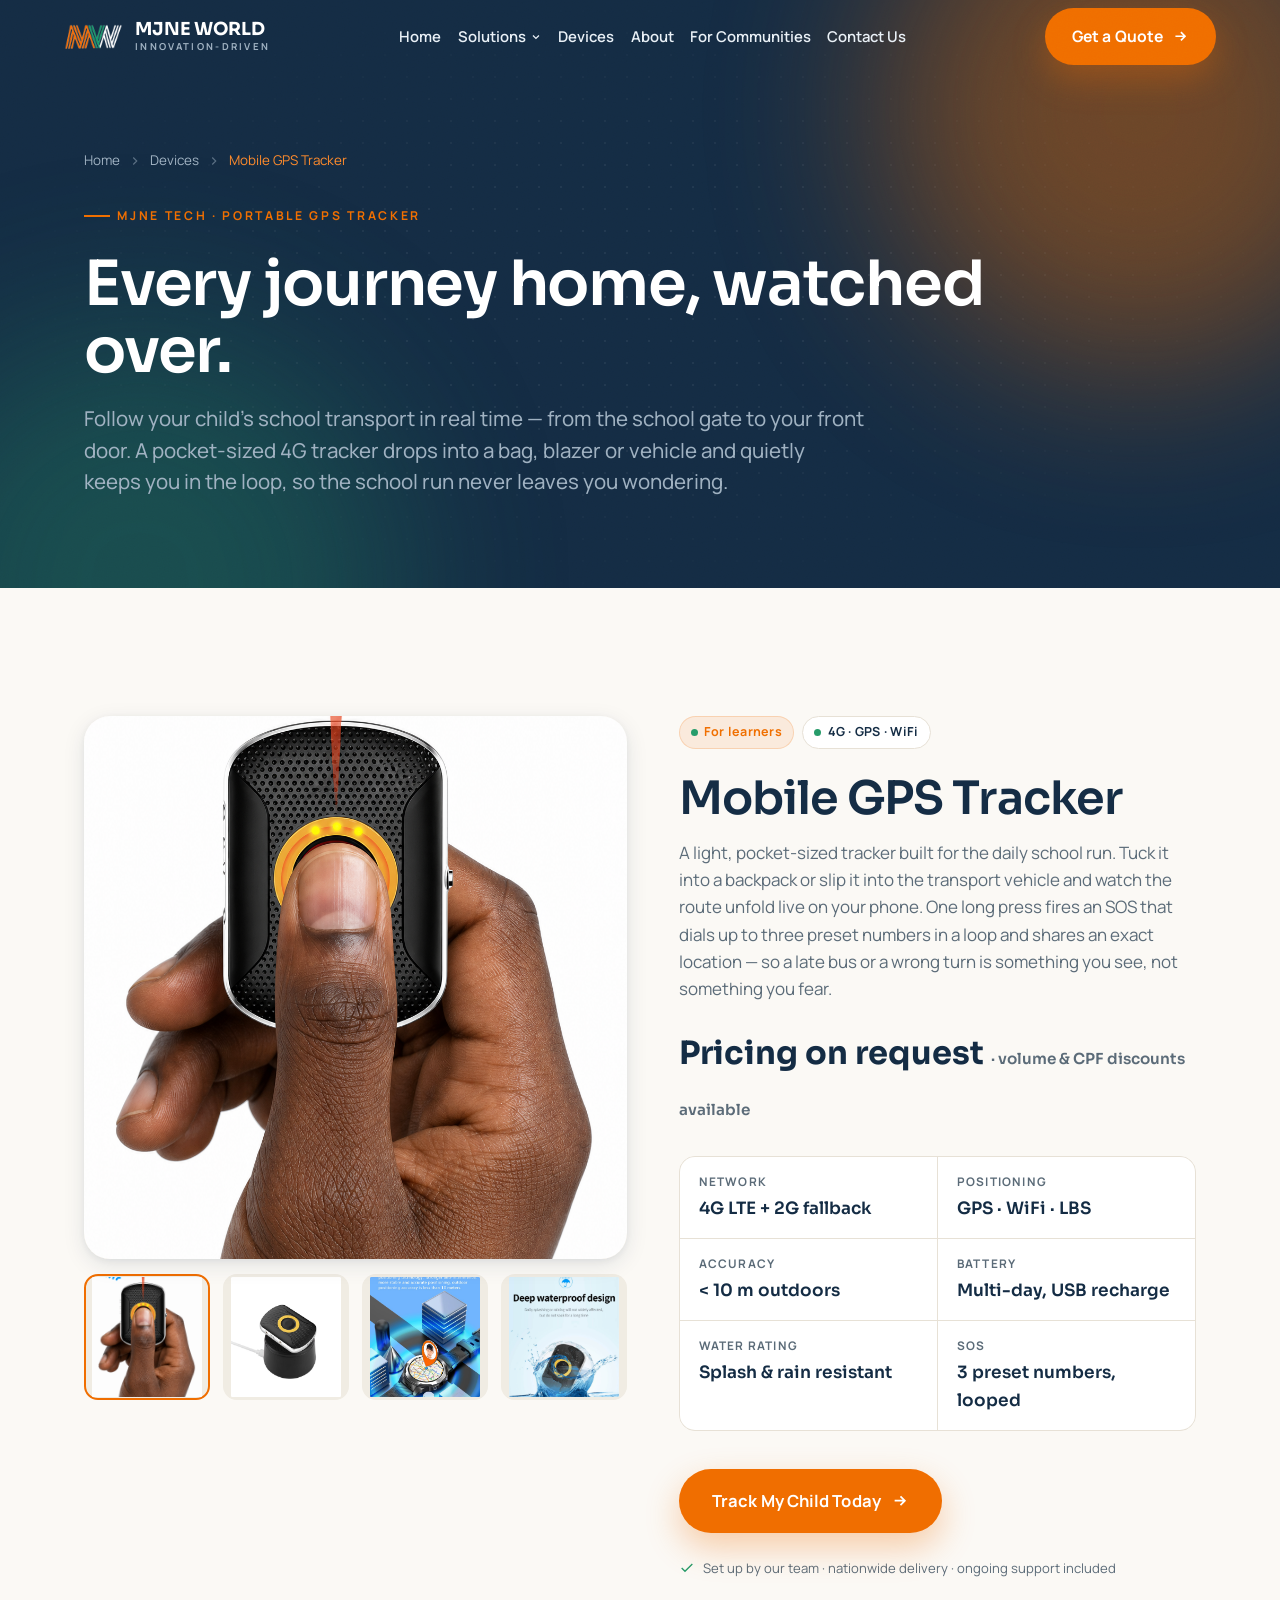
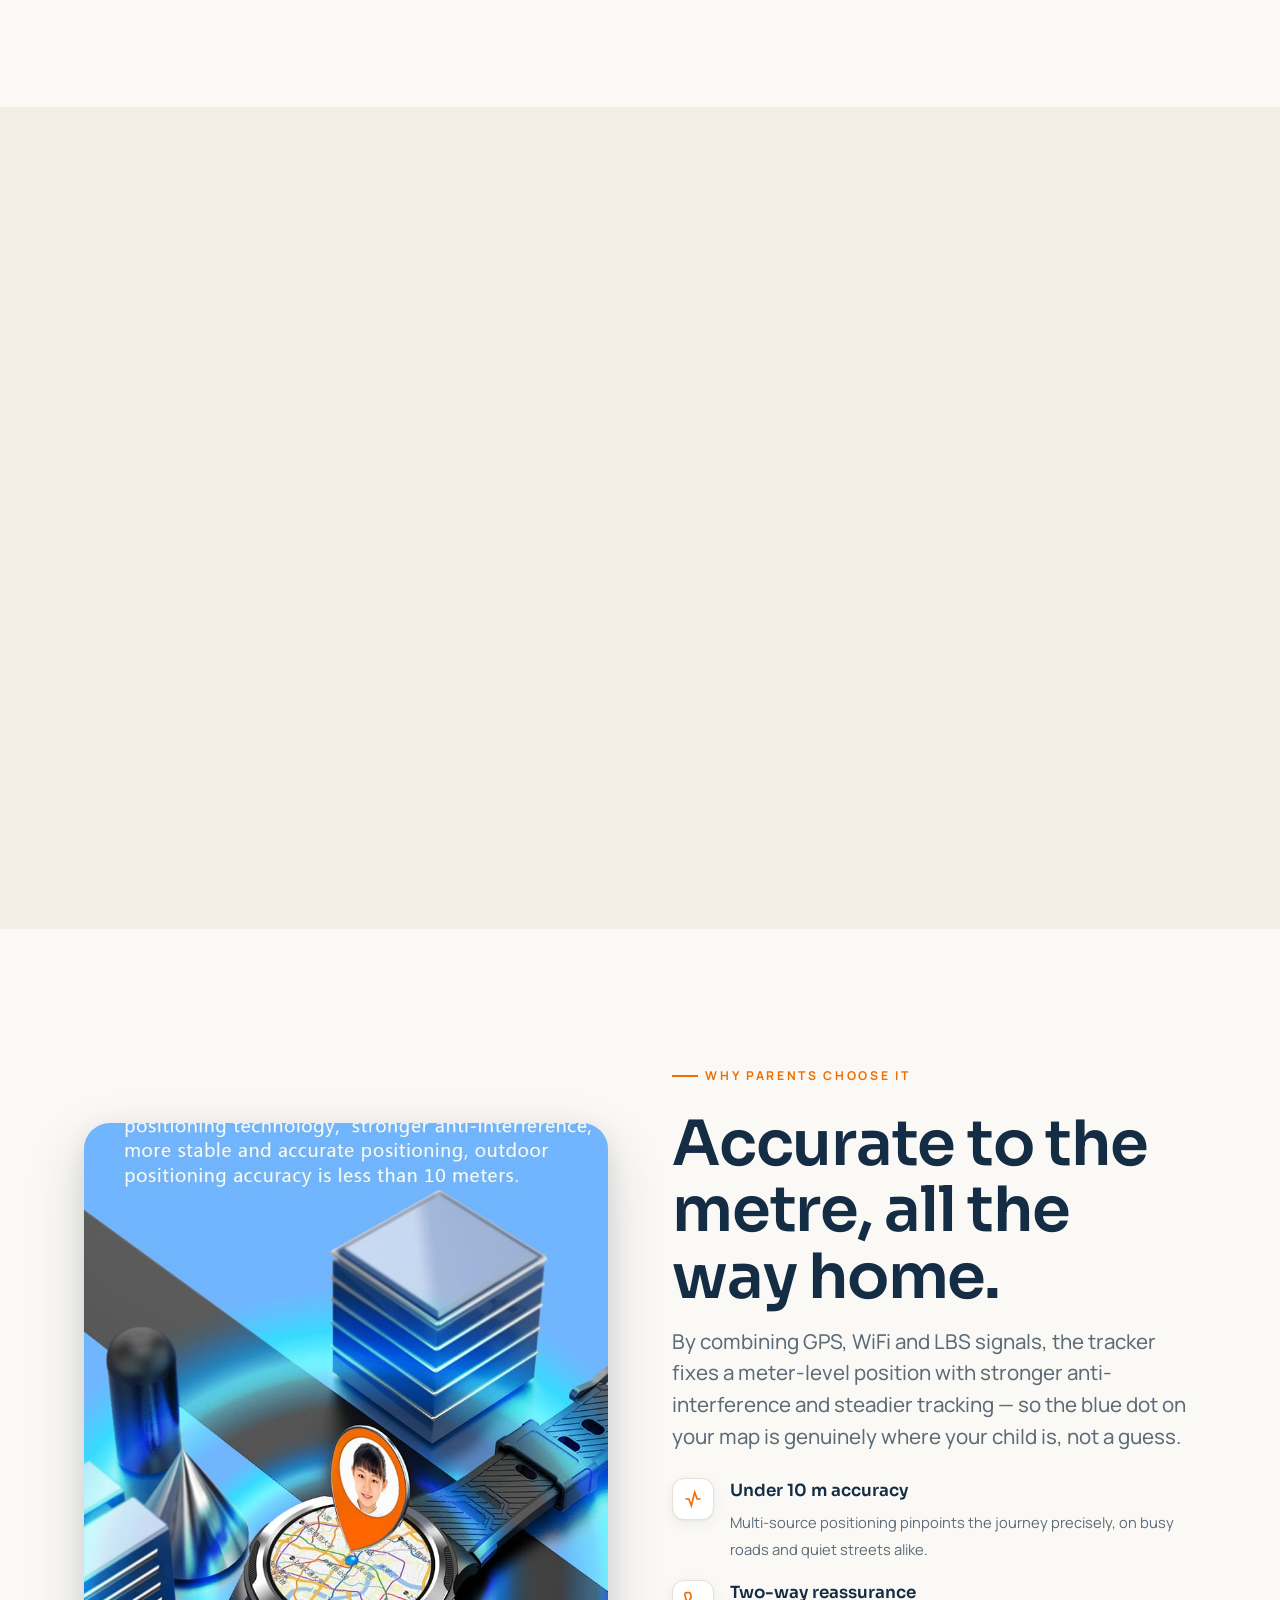
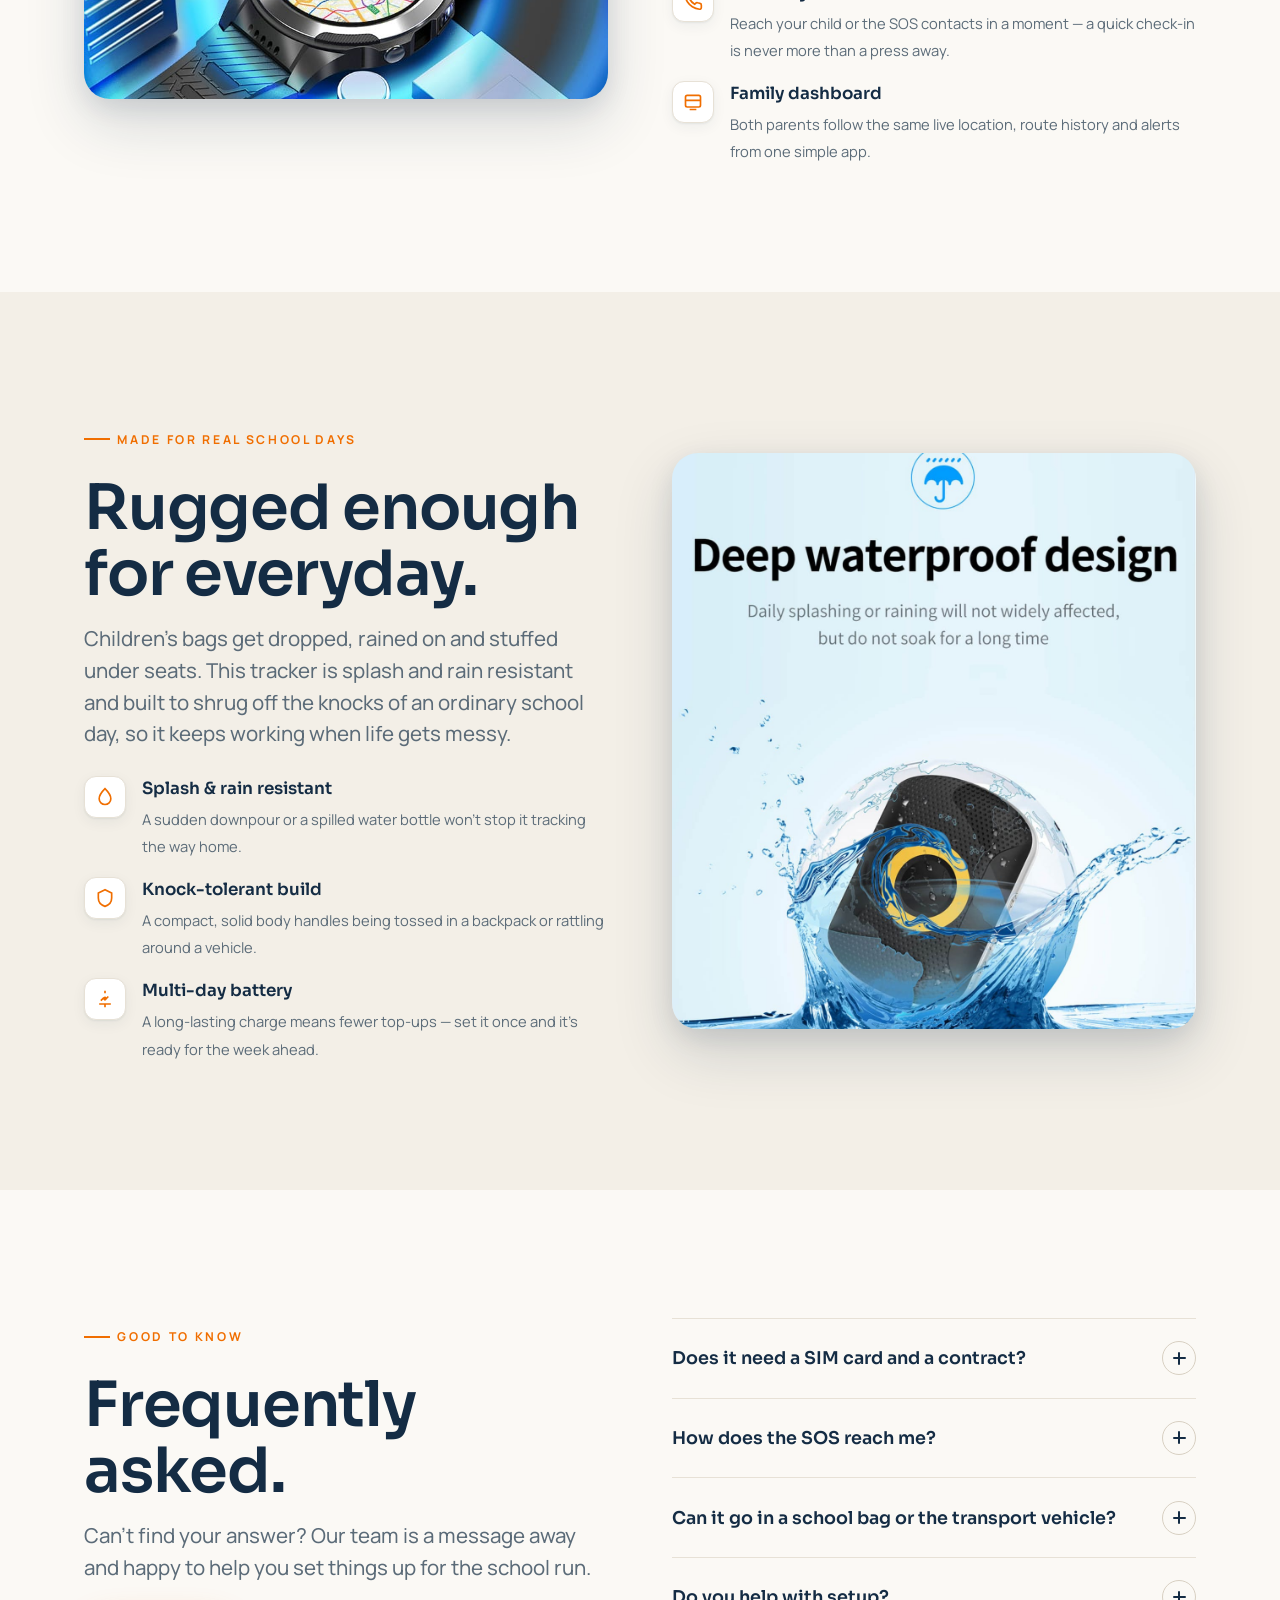
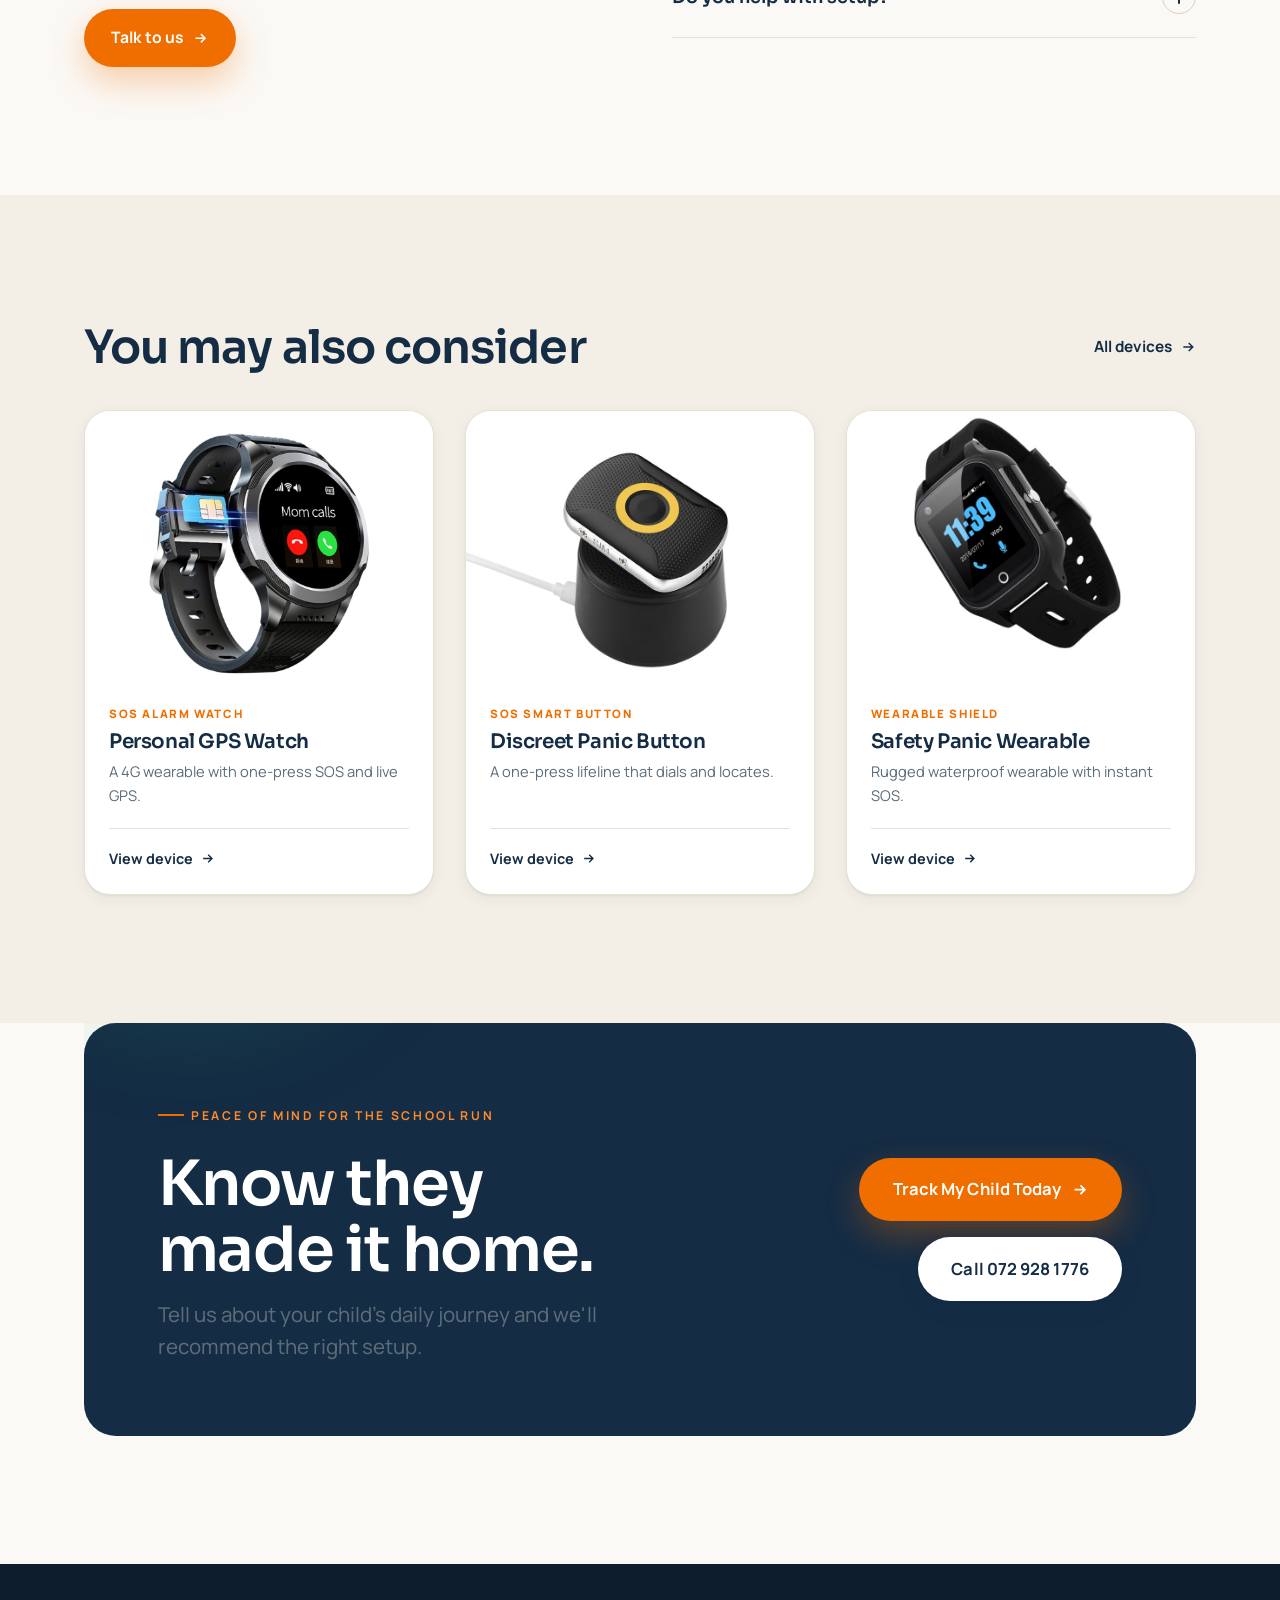
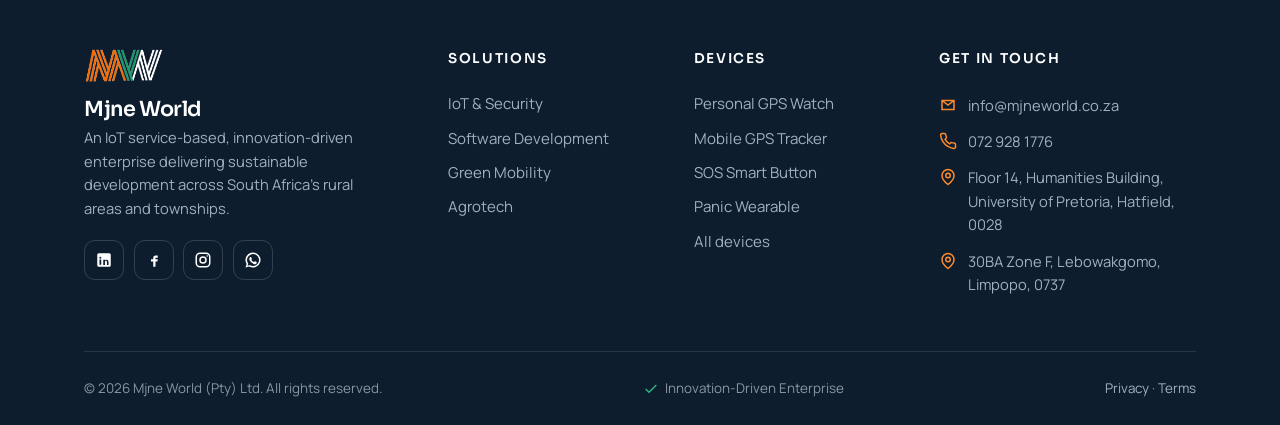
<file: site/gps-tracker.html>
<!DOCTYPE html>
<html lang="en">
<head>
<meta charset="UTF-8">
<meta name="viewport" content="width=device-width, initial-scale=1.0">
<title>Mobile GPS Tracker | Mjne Tech — Mjne World</title>
<meta name="description" content="A pocket-sized 4G GPS tracker for school-transport peace of mind — live route, safe-zone alerts and one-press SOS so parents can follow every journey from school gate to front door.">
<link rel="icon" href="assets/logo.svg" type="image/svg+xml">
<link rel="preconnect" href="https://fonts.googleapis.com">
<link rel="preconnect" href="https://fonts.gstatic.com" crossorigin>
<link href="https://fonts.googleapis.com/css2?family=Sora:wght@400;500;600;700;800&family=Manrope:wght@400;450;500;600;700;800&display=swap" rel="stylesheet">
<link rel="stylesheet" href="css/styles.css">
</head>
<body>

<!-- ===================== HEADER ===================== -->
<header class="site-header header-light">
  <div class="container container-wide">
    <div class="bar">
      <a class="brand" href="index.html" aria-label="Mjne World home">
        <span class="mark" role="img" aria-label="Mjne World"></span>
        <span class="wordmark"><b>MJNE WORLD</b><span>Innovation-Driven</span></span>
      </a>
      <nav class="nav">
        <a href="index.html">Home</a>
        <div class="has-mega">
          <button type="button">Solutions <svg viewBox="0 0 24 24" fill="none" stroke="currentColor" stroke-width="2.5"><path d="m6 9 6 6 6-6"/></svg></button>
          <div class="mega">
            <a href="solutions.html#tech"><span class="ic"><svg viewBox="0 0 24 24" fill="none" stroke="currentColor" stroke-width="1.9"><rect x="6" y="2" width="12" height="20" rx="3"/><path d="M12 18h.01"/></svg></span><span><b>Mjne Tech — IoT &amp; Security</b><small>Smartwatches, SOS buttons &amp; GPS tracking</small></span></a><a href="solutions.html#software"><span class="ic"><svg viewBox="0 0 24 24" fill="none" stroke="currentColor" stroke-width="1.9"><rect x="3" y="4" width="18" height="14" rx="2"/><path d="M7 8h3M7 12h6M7 16h4M3 10h18M8 21h8"/></svg></span><span><b>Mjne Software</b><small>Custom apps, dashboards &amp; platforms</small></span></a>
            <a href="solutions.html#mobility"><span class="ic"><svg viewBox="0 0 24 24" fill="none" stroke="currentColor" stroke-width="1.9"><circle cx="7" cy="17" r="2"/><circle cx="17" cy="17" r="2"/><path d="M5 17H3V9l3-4h8l4 4h2v8h-2M9 17h6"/></svg></span><span><b>Mjne Green Mobility</b><small>Solar golf carts &amp; renewable energy</small></span></a>
            <a href="solutions.html#agrotech"><span class="ic"><svg viewBox="0 0 24 24" fill="none" stroke="currentColor" stroke-width="1.9"><path d="M12 22V12M12 12C12 8 9 5 4 5c0 5 3 7 8 7Zm0-2c0-4 3-7 8-7 0 5-3 7-8 7Z"/></svg></span><span><b>Mjne Agrotech</b><small>Climate-smart hydroponic farming</small></span></a><a href="products.html"><span class="ic"><svg viewBox="0 0 24 24" fill="none" stroke="currentColor" stroke-width="1.9"><path d="M3 3h2l2.4 12.4a2 2 0 0 0 2 1.6h7.7a2 2 0 0 0 2-1.6L22 6H6"/><circle cx="9" cy="20" r="1"/><circle cx="18" cy="20" r="1"/></svg></span><span><b>Shop Devices</b><small>Browse the full IoT catalogue</small></span></a>
          </div>
        </div>
        <a href="products.html">Devices</a>
        <a href="about.html">About</a>
        <a href="cpf.html">For Communities</a>
        <a href="contact.html">Contact Us</a>
</nav>
      <div class="header-actions">
        <a href="contact.html#quote" class="btn header-cta"><span class="cta-long">Get a Quote</span><span class="cta-short">Quote</span> <svg viewBox="0 0 24 24" fill="none" stroke="currentColor" stroke-width="2.4"><path d="M5 12h14M13 6l6 6-6 6"/></svg></a>
        <button class="burger" aria-label="Open menu"><span></span></button>
      </div>
    </div>
  </div>
</header>

<!-- ===================== MOBILE DRAWER ===================== -->
<div class="drawer">
  <div class="scrim"></div>
  <div class="panel">
    <div class="d-head">
      <span class="wordmark" style="line-height:1"><b style="font-family:var(--display);font-weight:700;color:var(--navy);font-size:1.1rem">MJNE WORLD</b></span>
      <button class="d-close" aria-label="Close menu"><svg viewBox="0 0 24 24" width="22" height="22" fill="none" stroke="currentColor" stroke-width="2"><path d="M18 6 6 18M6 6l12 12"/></svg></button>
    </div>
    <a href="contact.html#quote" class="btn btn-block btn-lg d-cta">Get a Quote <svg viewBox="0 0 24 24" fill="none" stroke="currentColor" stroke-width="2.4"><path d="M5 12h14M13 6l6 6-6 6"/></svg></a>
    <nav>
      <a href="index.html">Home</a><a href="solutions.html">Solutions</a><a href="products.html">Devices</a>
      <a href="about.html">About</a><a href="cpf.html">For Communities</a><a href="campus.html">For Campuses</a><a href="contact.html">Contact Us</a>
    </nav>
    <div class="d-foot">
<p class="text-muted" style="margin-top:1.2rem;font-size:.88rem">072 928 1776 · info@mjneworld.co.za</p>
    </div>
  </div>
</div>

<!-- ===================== PAGE HERO ===================== -->
<section class="page-hero">
  <div class="glow g1"></div><div class="glow g2"></div><div class="dot-grid"></div>
  <div class="container inner">
    <nav class="breadcrumb">
      <a href="index.html">Home</a><svg viewBox="0 0 24 24" fill="none" stroke="currentColor" stroke-width="2"><path d="m9 18 6-6-6-6"/></svg>
      <a href="products.html">Devices</a><svg viewBox="0 0 24 24" fill="none" stroke="currentColor" stroke-width="2"><path d="m9 18 6-6-6-6"/></svg>
      <span class="cur">Mobile GPS Tracker</span>
    </nav>
    <span class="kicker">Mjne Tech · Portable GPS Tracker</span>
    <h1 class="h1 mt-3">Every journey home, watched over.</h1>
    <p class="lead">Follow your child's school transport in real time — from the school gate to your front door. A pocket-sized 4G tracker drops into a bag, blazer or vehicle and quietly keeps you in the loop, so the school run never leaves you wondering.</p>
  </div>
</section>

<!-- ===================== PRODUCT ===================== -->
<section class="section bg-paper">
  <div class="container">
    <div class="pd-grid" data-gallery>
      <!-- Gallery -->
      <div class="pd-gallery" data-reveal>
        <div class="main" data-gallery-main><img src="assets/img/tracker-sos-hand.png" alt="Mobile GPS Tracker held in hand with one-key SOS"></div>
        <div class="pd-thumbs">
          <button class="active"><img src="assets/img/tracker-sos-hand.png" alt="In-hand view"></button>
          <button><img src="assets/img/tracker-sos-dock.jpg" alt="On charging dock"></button>
          <button><img src="assets/img/graphic-gps.jpg" alt="GPS positioning"></button>
          <button><img src="assets/img/graphic-waterproof.jpg" alt="Water resistance"></button>
        </div>
      </div>

      <!-- Info -->
      <div class="pd-info" data-reveal data-delay="1">
        <div class="flex gap-1 wrap mb-3">
          <span class="pill pill-orange"><span class="dot"></span>For learners</span>
          <span class="pill"><span class="dot"></span>4G · GPS · WiFi</span>
        </div>
        <h2 class="h2">Mobile GPS Tracker</h2>
        <p class="text-muted mt-2">A light, pocket-sized tracker built for the daily school run. Tuck it into a backpack or slip it into the transport vehicle and watch the route unfold live on your phone. One long press fires an SOS that dials up to three preset numbers in a loop and shares an exact location — so a late bus or a wrong turn is something you see, not something you fear.</p>

        <div class="price mt-3">Pricing on request <small>· volume &amp; CPF discounts available</small></div>

        <dl class="pd-spec">
          <div><dt>Network</dt><dd>4G LTE + 2G fallback</dd></div>
          <div><dt>Positioning</dt><dd>GPS · WiFi · LBS</dd></div>
          <div><dt>Accuracy</dt><dd>&lt; 10 m outdoors</dd></div>
          <div><dt>Battery</dt><dd>Multi-day, USB recharge</dd></div>
          <div><dt>Water rating</dt><dd>Splash &amp; rain resistant</dd></div>
          <div><dt>SOS</dt><dd>3 preset numbers, looped</dd></div>
        </dl>

        <div class="flex gap-1 wrap mt-4">
          <a href="contact.html?product=Mobile%20GPS%20Tracker" class="btn btn-lg">Track My Child Today
            <svg viewBox="0 0 24 24" fill="none" stroke="currentColor" stroke-width="2.4"><path d="M5 12h14M13 6l6 6-6 6"/></svg></a>
        </div>
        <p class="form-note mt-3"><svg viewBox="0 0 24 24" fill="none" stroke="currentColor" stroke-width="2"><path d="M20 6 9 17l-5-5"/></svg> Set up by our team · nationwide delivery · ongoing support included</p>
      </div>
    </div>
  </div>
</section>

<!-- ===================== FEATURE HIGHLIGHTS ===================== -->
<section class="section bg-sand">
  <div class="container">
    <div class="eyebrow-block center mx-auto" data-reveal>
      <span class="kicker center">Built for the school run</span>
      <h2 class="h1 mt-3">Everything a parent needs.</h2>
    </div>
    <div class="grid cols-3 mt-4">
      <div class="card" style="padding:1.8rem" data-reveal>
        <div class="d-ic" style="width:52px;height:52px;border-radius:14px;display:grid;place-items:center;background:rgba(240,110,0,.1);color:var(--orange);margin-bottom:1.1rem"><svg viewBox="0 0 24 24" width="26" height="26" fill="none" stroke="currentColor" stroke-width="1.9"><path d="M12 21s-7-4.4-9.5-9A5.5 5.5 0 0 1 12 5a5.5 5.5 0 0 1 9.5 7c-2.5 4.6-9.5 9-9.5 9Z"/><circle cx="12" cy="10" r="2.2"/></svg></div>
        <h3 class="h3">Live route, gate to door</h3>
        <p class="text-muted mt-2">Watch the journey move in real time on the map, and scroll back through the full route history to see exactly where the transport went and when it arrived.</p>
      </div>
      <div class="card" style="padding:1.8rem" data-reveal data-delay="1">
        <div class="d-ic" style="width:52px;height:52px;border-radius:14px;display:grid;place-items:center;background:rgba(38,155,105,.1);color:var(--emerald);margin-bottom:1.1rem"><svg viewBox="0 0 24 24" width="26" height="26" fill="none" stroke="currentColor" stroke-width="1.9"><path d="M20 10c0 6-8 12-8 12s-8-6-8-12a8 8 0 0 1 16 0Z"/><circle cx="12" cy="10" r="3"/></svg></div>
        <h3 class="h3">Safe-zone &amp; geo-fence alerts</h3>
        <p class="text-muted mt-2">Draw a safe zone around the school and around home. You're notified the moment your child arrives or leaves — no more refreshing the app or waiting for a call.</p>
      </div>
      <div class="card" style="padding:1.8rem" data-reveal data-delay="2">
        <div class="d-ic" style="width:52px;height:52px;border-radius:14px;display:grid;place-items:center;background:rgba(240,110,0,.1);color:var(--orange);margin-bottom:1.1rem"><svg viewBox="0 0 24 24" width="26" height="26" fill="none" stroke="currentColor" stroke-width="1.9"><path d="M12 2a7 7 0 0 0-7 7v3l-2 4h18l-2-4V9a7 7 0 0 0-7-7Z"/><path d="M9 18a3 3 0 0 0 6 0"/></svg></div>
        <h3 class="h3">One-press SOS</h3>
        <p class="text-muted mt-2">If anything feels wrong, a single long press calls up to three preset numbers in a loop until someone answers — and shares the exact location with the family.</p>
      </div>
    </div>
  </div>
</section>

<!-- ===================== SPLIT: ACCURACY GRAPHIC ===================== -->
<section class="section bg-paper">
  <div class="container">
    <div class="split">
      <div class="split-media" data-reveal>
        <div class="media-frame" style="aspect-ratio:4/4.4"><img src="assets/img/graphic-gps.jpg" alt="Meter-level multi-source positioning"></div>
      </div>
      <div class="split-text" data-reveal data-delay="1">
        <span class="kicker">Why parents choose it</span>
        <h2 class="h1 mt-3">Accurate to the metre, all the way home.</h2>
        <p class="lead mt-2">By combining GPS, WiFi and LBS signals, the tracker fixes a meter-level position with stronger anti-interference and steadier tracking — so the blue dot on your map is genuinely where your child is, not a guess.</p>
        <ul class="feature-list">
          <li><span class="fic"><svg viewBox="0 0 24 24" fill="none" stroke="currentColor" stroke-width="2"><path d="M3 12h4l3 8 4-16 3 8h4"/></svg></span><div><b>Under 10 m accuracy</b><span>Multi-source positioning pinpoints the journey precisely, on busy roads and quiet streets alike.</span></div></li>
          <li><span class="fic"><svg viewBox="0 0 24 24" fill="none" stroke="currentColor" stroke-width="2"><path d="M22 16.9v3a2 2 0 0 1-2.2 2 19.8 19.8 0 0 1-8.6-3 19.5 19.5 0 0 1-6-6 19.8 19.8 0 0 1-3-8.6A2 2 0 0 1 4.1 2h3a2 2 0 0 1 2 1.7c.1 1 .4 1.9.7 2.8a2 2 0 0 1-.5 2.1L8.1 9.9a16 16 0 0 0 6 6l1.3-1.3a2 2 0 0 1 2.1-.4c.9.3 1.8.5 2.8.6a2 2 0 0 1 1.7 2.1Z"/></svg></span><div><b>Two-way reassurance</b><span>Reach your child or the SOS contacts in a moment — a quick check-in is never more than a press away.</span></div></li>
          <li><span class="fic"><svg viewBox="0 0 24 24" fill="none" stroke="currentColor" stroke-width="2"><rect x="3" y="4" width="18" height="14" rx="2"/><path d="M3 10h18M8 21h8"/></svg></span><div><b>Family dashboard</b><span>Both parents follow the same live location, route history and alerts from one simple app.</span></div></li>
        </ul>
      </div>
    </div>
  </div>
</section>

<!-- ===================== SPLIT: WATERPROOF GRAPHIC ===================== -->
<section class="section bg-sand">
  <div class="container">
    <div class="split reverse">
      <div class="split-media" data-reveal>
        <div class="media-frame" style="aspect-ratio:4/4.4"><img src="assets/img/graphic-waterproof.jpg" alt="Splash and rain resistant everyday durability"></div>
      </div>
      <div class="split-text" data-reveal data-delay="1">
        <span class="kicker">Made for real school days</span>
        <h2 class="h1 mt-3">Rugged enough for everyday.</h2>
        <p class="lead mt-2">Children's bags get dropped, rained on and stuffed under seats. This tracker is splash and rain resistant and built to shrug off the knocks of an ordinary school day, so it keeps working when life gets messy.</p>
        <ul class="feature-list">
          <li><span class="fic"><svg viewBox="0 0 24 24" fill="none" stroke="currentColor" stroke-width="2"><path d="M12 2s7 7 7 12a7 7 0 0 1-14 0c0-5 7-12 7-12Z"/></svg></span><div><b>Splash &amp; rain resistant</b><span>A sudden downpour or a spilled water bottle won't stop it tracking the way home.</span></div></li>
          <li><span class="fic"><svg viewBox="0 0 24 24" fill="none" stroke="currentColor" stroke-width="2"><path d="M12 2 4 6v6c0 5 3.4 8.5 8 10 4.6-1.5 8-5 8-10V6l-8-4Z"/></svg></span><div><b>Knock-tolerant build</b><span>A compact, solid body handles being tossed in a backpack or rattling around a vehicle.</span></div></li>
          <li><span class="fic"><svg viewBox="0 0 24 24" fill="none" stroke="currentColor" stroke-width="2"><path d="M5 18h14M7 14l3-3 2 2 4-4M12 2v3M12 19v3"/><circle cx="12" cy="11" r="1"/></svg></span><div><b>Multi-day battery</b><span>A long-lasting charge means fewer top-ups — set it once and it's ready for the week ahead.</span></div></li>
        </ul>
      </div>
    </div>
  </div>
</section>

<!-- ===================== FAQ ===================== -->
<section class="section bg-paper">
  <div class="container">
    <div class="split" style="align-items:start">
      <div data-reveal>
        <span class="kicker">Good to know</span>
        <h2 class="h1 mt-3">Frequently asked.</h2>
        <p class="lead mt-2 measure">Can't find your answer? Our team is a message away and happy to help you set things up for the school run.</p>
        <a href="contact.html" class="btn mt-3">Talk to us <svg viewBox="0 0 24 24" fill="none" stroke="currentColor" stroke-width="2.4"><path d="M5 12h14M13 6l6 6-6 6"/></svg></a>
      </div>
      <div class="accordion" data-reveal data-delay="1">
        <div class="acc-item"><button class="acc-q">Does it need a SIM card and a contract?<span class="pm"></span></button><div class="acc-a"><div class="inner">Yes — the tracker uses a standard nano-SIM on any local 4G network. We can supply and provision the SIM for you, or you can use your own. There's no lock-in contract from our side, so you stay in control of the costs.</div></div></div>
        <div class="acc-item"><button class="acc-q">How does the SOS reach me?<span class="pm"></span></button><div class="acc-a"><div class="inner">A long press on the SOS button calls up to three preset numbers in a loop until one is answered, and at the same time pushes the live location to the family app — so whoever picks up knows exactly where your child is.</div></div></div>
        <div class="acc-item"><button class="acc-q">Can it go in a school bag or the transport vehicle?<span class="pm"></span></button><div class="acc-a"><div class="inner">Both. It's small and light enough to live in a backpack or blazer pocket, and works just as well clipped into a car or transport van. Wherever the tracker goes, you can follow the route and set safe zones around it.</div></div></div>
        <div class="acc-item"><button class="acc-q">Do you help with setup?<span class="pm"></span></button><div class="acc-a"><div class="inner">Every device is configured and tested by our team before delivery — SOS numbers, safe zones around school and home, and the family app all ready to go. We provide ongoing support so you're never on your own.</div></div></div>
      </div>
    </div>
  </div>
</section>

<!-- ===================== RELATED ===================== -->
<section class="section bg-sand">
  <div class="container">
    <div class="flex items-center wrap gap-2 mb-4" style="justify-content:space-between" data-reveal>
      <h2 class="h2">You may also consider</h2>
      <a href="products.html" class="link-arrow">All devices <svg viewBox="0 0 24 24" fill="none" stroke="currentColor" stroke-width="2.2"><path d="M5 12h14M13 6l6 6-6 6"/></svg></a>
    </div>
    <div class="grid cols-3">
      <a class="product" href="sos-watch.html" data-reveal>
        <div class="p-media"><img src="assets/img/watch-round-sim.jpg" alt="Personal GPS Watch"></div>
        <div class="p-body"><span class="p-cat">SOS Alarm Watch</span><h3>Personal GPS Watch</h3><p class="p-desc">A 4G wearable with one-press SOS and live GPS.</p><div class="p-foot"><span class="link-arrow">View device <svg viewBox="0 0 24 24" fill="none" stroke="currentColor" stroke-width="2.2"><path d="M5 12h14M13 6l6 6-6 6"/></svg></span></div></div>
      </a>
      <a class="product" href="smart-button.html" data-reveal data-delay="1">
        <div class="p-media"><img src="assets/img/tracker-sos-dock.jpg" alt="Discreet Panic Button"></div>
        <div class="p-body"><span class="p-cat">SOS Smart Button</span><h3>Discreet Panic Button</h3><p class="p-desc">A one-press lifeline that dials and locates.</p><div class="p-foot"><span class="link-arrow">View device <svg viewBox="0 0 24 24" fill="none" stroke="currentColor" stroke-width="2.2"><path d="M5 12h14M13 6l6 6-6 6"/></svg></span></div></div>
      </a>
      <a class="product" href="panic-wearable.html" data-reveal data-delay="2">
        <div class="p-media"><img src="assets/img/watch-sos-square.jpg" alt="Safety Panic Wearable"></div>
        <div class="p-body"><span class="p-cat">Wearable Shield</span><h3>Safety Panic Wearable</h3><p class="p-desc">Rugged waterproof wearable with instant SOS.</p><div class="p-foot"><span class="link-arrow">View device <svg viewBox="0 0 24 24" fill="none" stroke="currentColor" stroke-width="2.2"><path d="M5 12h14M13 6l6 6-6 6"/></svg></span></div></div>
      </a>
    </div>
  </div>
</section>

<!-- ===================== CTA ===================== -->
<section class="section bg-paper" style="padding-top:0">
  <div class="container">
    <div class="cta-banner" data-reveal>
      <div class="glow g1"></div><div class="glow g2"></div>
      <div class="inner split" style="align-items:center">
        <div class="on-dark">
          <span class="kicker">Peace of mind for the school run</span>
          <h2 class="h1 mt-3" style="color:#fff">Know they made it home.</h2>
          <p class="lead mt-2">Tell us about your child's daily journey and we'll recommend the right setup.</p>
        </div>
        <div class="flex wrap gap-2" style="justify-content:flex-end">
          <a href="contact.html?product=Mobile%20GPS%20Tracker" class="btn btn-lg">Track My Child Today <svg viewBox="0 0 24 24" fill="none" stroke="currentColor" stroke-width="2.4"><path d="M5 12h14M13 6l6 6-6 6"/></svg></a>
          <a href="tel:0729281776" class="btn btn-light btn-lg">Call 072 928 1776</a>
        </div>
      </div>
    </div>
  </div>
</section>

<!-- ===================== FOOTER ===================== -->
<footer class="site-footer">
  <div class="container">
    <div class="f-top">
      <div class="f-brand">
        <span class="mark" role="img" aria-label="Mjne World"></span>
        <h4 style="color:#fff;font-size:1.3rem">Mjne World</h4>
        <p>An IoT service-based, innovation-driven enterprise delivering sustainable development across South Africa's rural areas and townships.</p>
        <div class="f-social">
          <a href="#" aria-label="LinkedIn"><svg viewBox="0 0 24 24" fill="currentColor"><path d="M19 3a2 2 0 0 1 2 2v14a2 2 0 0 1-2 2H5a2 2 0 0 1-2-2V5a2 2 0 0 1 2-2h14M8.3 18.3v-7H6v7h2.3M7.1 10.2a1.3 1.3 0 1 0 0-2.6 1.3 1.3 0 0 0 0 2.6M18 18.3v-3.8c0-2-1.1-3-2.6-3-1.2 0-1.8.7-2.1 1.2v-1H11v7h2.3v-3.9c0-1 .2-1.9 1.4-1.9s1.2 1.1 1.2 2v3.8H18Z"/></svg></a>
          <a href="#" aria-label="Facebook"><svg viewBox="0 0 24 24" fill="currentColor"><path d="M14 9h3V6h-3c-1.7 0-3 1.3-3 3v2H8v3h3v7h3v-7h2.5l.5-3H14V9.5c0-.3.2-.5.5-.5H14Z"/></svg></a>
          <a href="#" aria-label="Instagram"><svg viewBox="0 0 24 24" fill="none" stroke="currentColor" stroke-width="2"><rect x="3" y="3" width="18" height="18" rx="5"/><circle cx="12" cy="12" r="4"/><circle cx="17.5" cy="6.5" r="1" fill="currentColor" stroke="none"/></svg></a>
          <a href="#" aria-label="WhatsApp"><svg viewBox="0 0 24 24" fill="currentColor"><path d="M12 2a10 10 0 0 0-8.5 15.2L2 22l4.9-1.4A10 10 0 1 0 12 2Zm0 18a8 8 0 0 1-4-1.1l-.3-.2-2.9.8.8-2.8-.2-.3A8 8 0 1 1 12 20Zm4.4-5.6c-.2-.1-1.4-.7-1.6-.8s-.4-.1-.5.1l-.7.9c-.1.2-.3.2-.5.1a6.5 6.5 0 0 1-3.2-2.8c-.2-.4.2-.4.6-1.2a.4.4 0 0 0 0-.4l-.8-1.8c-.2-.5-.4-.4-.5-.4h-.5a.9.9 0 0 0-.7.3 2.8 2.8 0 0 0-.9 2.1c0 1.2.9 2.4 1 2.6s1.7 2.7 4.2 3.8c1.6.7 2.2.7 3 .6a2.5 2.5 0 0 0 1.6-1.2c.2-.5.2-.9.1-1z"/></svg></a>
        </div>
      </div>
      <div><h5>Solutions</h5><div class="f-links">
        <a href="solutions.html#tech">IoT &amp; Security</a><a href="solutions.html#software">Software Development</a><a href="solutions.html#mobility">Green Mobility</a><a href="solutions.html#agrotech">Agrotech</a></div></div>
      <div><h5>Devices</h5><div class="f-links">
        <a href="sos-watch.html">Personal GPS Watch</a><a href="gps-tracker.html">Mobile GPS Tracker</a><a href="smart-button.html">SOS Smart Button</a><a href="panic-wearable.html">Panic Wearable</a><a href="products.html">All devices</a></div></div>
      <div><h5>Get in touch</h5>
        <ul class="f-contact">
          <li><svg viewBox="0 0 24 24" fill="none" stroke="currentColor" stroke-width="2"><path d="m4 6 8 6 8-6M4 6h16v12H4z"/></svg><a href="mailto:info@mjneworld.co.za">info@mjneworld.co.za</a></li>
          <li><svg viewBox="0 0 24 24" fill="none" stroke="currentColor" stroke-width="2"><path d="M22 16.9v3a2 2 0 0 1-2.2 2 19.8 19.8 0 0 1-8.6-3 19.5 19.5 0 0 1-6-6 19.8 19.8 0 0 1-3-8.6A2 2 0 0 1 4.1 2h3a2 2 0 0 1 2 1.7c.1 1 .4 1.9.7 2.8a2 2 0 0 1-.5 2.1L8.1 9.9a16 16 0 0 0 6 6l1.3-1.3a2 2 0 0 1 2.1-.4c.9.3 1.8.5 2.8.6a2 2 0 0 1 1.7 2.1Z"/></svg><a href="tel:0729281776">072 928 1776</a></li>
          <li><svg viewBox="0 0 24 24" fill="none" stroke="currentColor" stroke-width="2"><path d="M20 10c0 6-8 12-8 12s-8-6-8-12a8 8 0 0 1 16 0Z"/><circle cx="12" cy="10" r="3"/></svg><span>Floor 14, Humanities Building, University of Pretoria, Hatfield, 0028</span></li>
          <li><svg viewBox="0 0 24 24" fill="none" stroke="currentColor" stroke-width="2"><path d="M20 10c0 6-8 12-8 12s-8-6-8-12a8 8 0 0 1 16 0Z"/><circle cx="12" cy="10" r="3"/></svg><span>30BA Zone F, Lebowakgomo, Limpopo, 0737</span></li>
        </ul>
      </div>
    </div>
    <div class="f-bottom">
      <span>© <span data-year>2026</span> Mjne World (Pty) Ltd. All rights reserved.</span>
      <span class="f-badge"><svg viewBox="0 0 24 24" width="16" height="16" fill="none" stroke="var(--emerald-soft)" stroke-width="2"><path d="M20 6 9 17l-5-5"/></svg> Innovation-Driven Enterprise</span>
      <span><a href="#">Privacy</a> · <a href="#">Terms</a></span>
    </div>
  </div>
</footer>

<script src="js/main.js"></script>
</body>
</html>
</file>
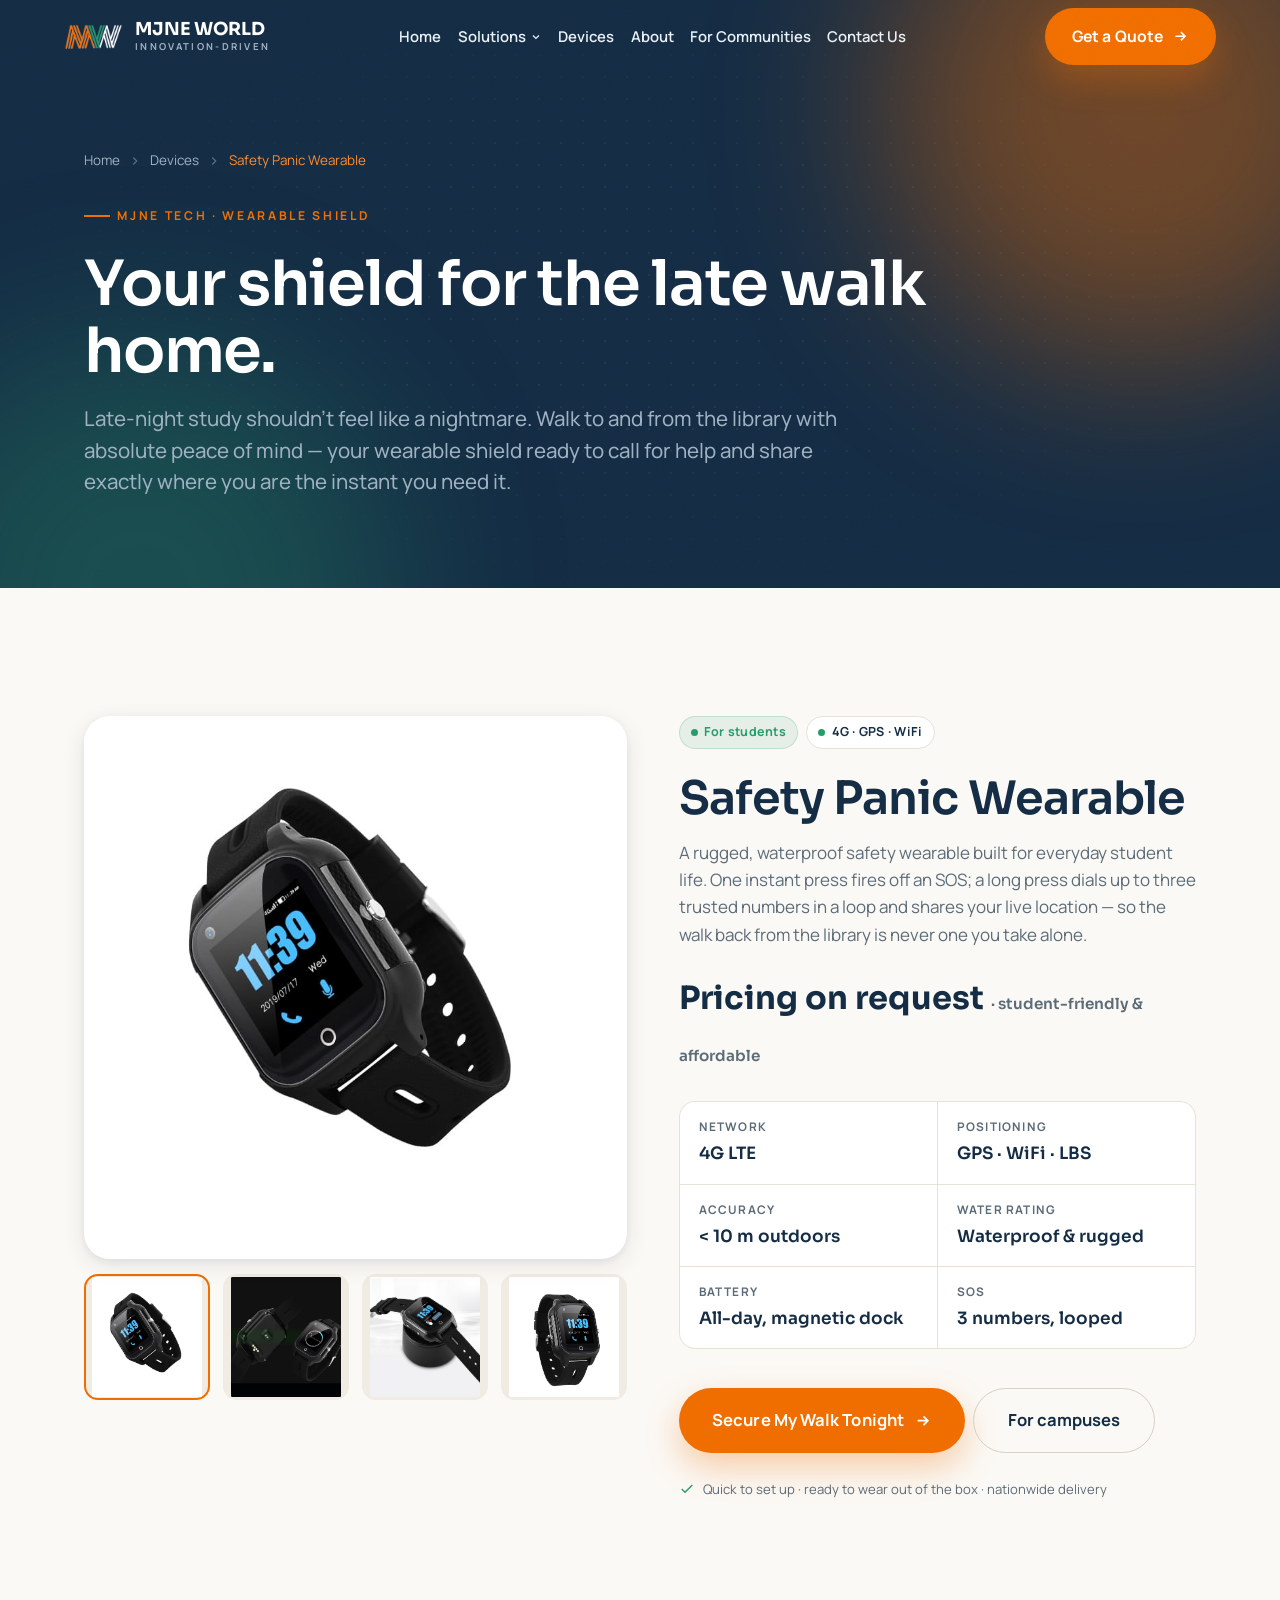
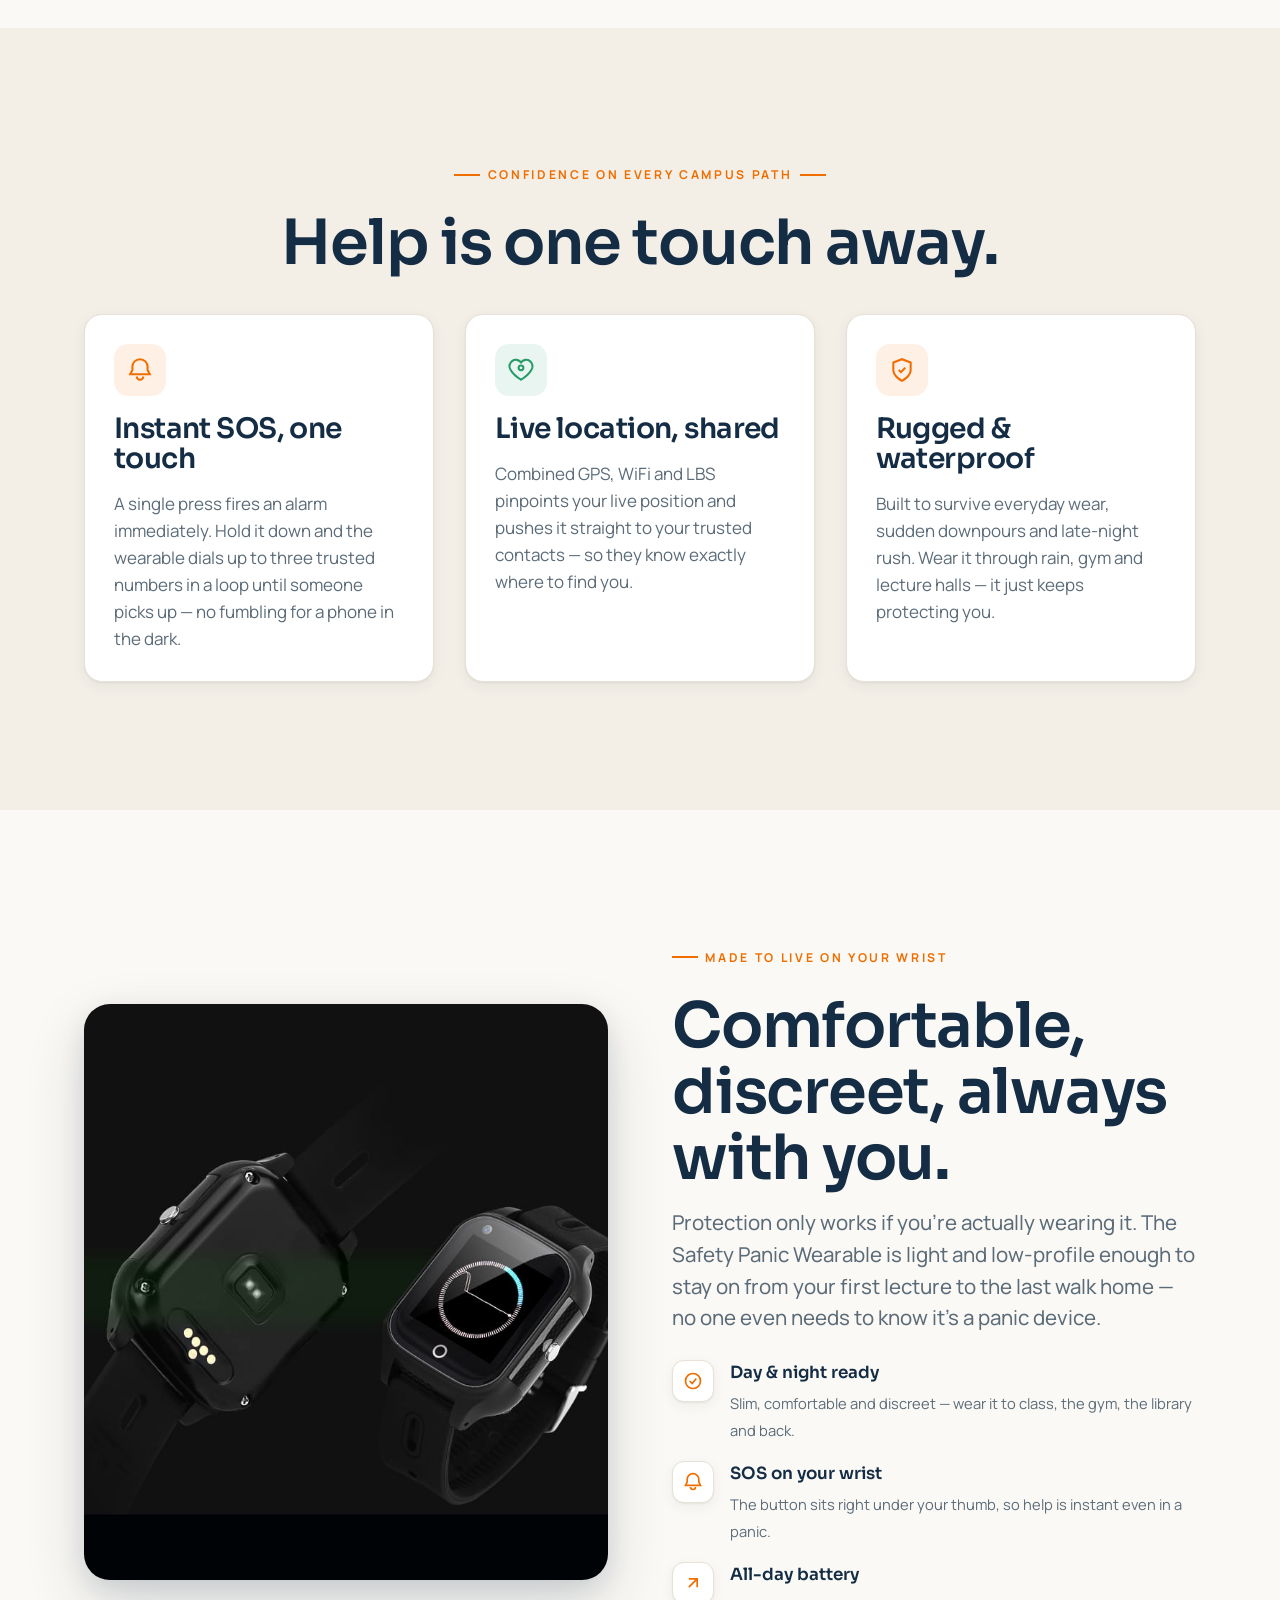
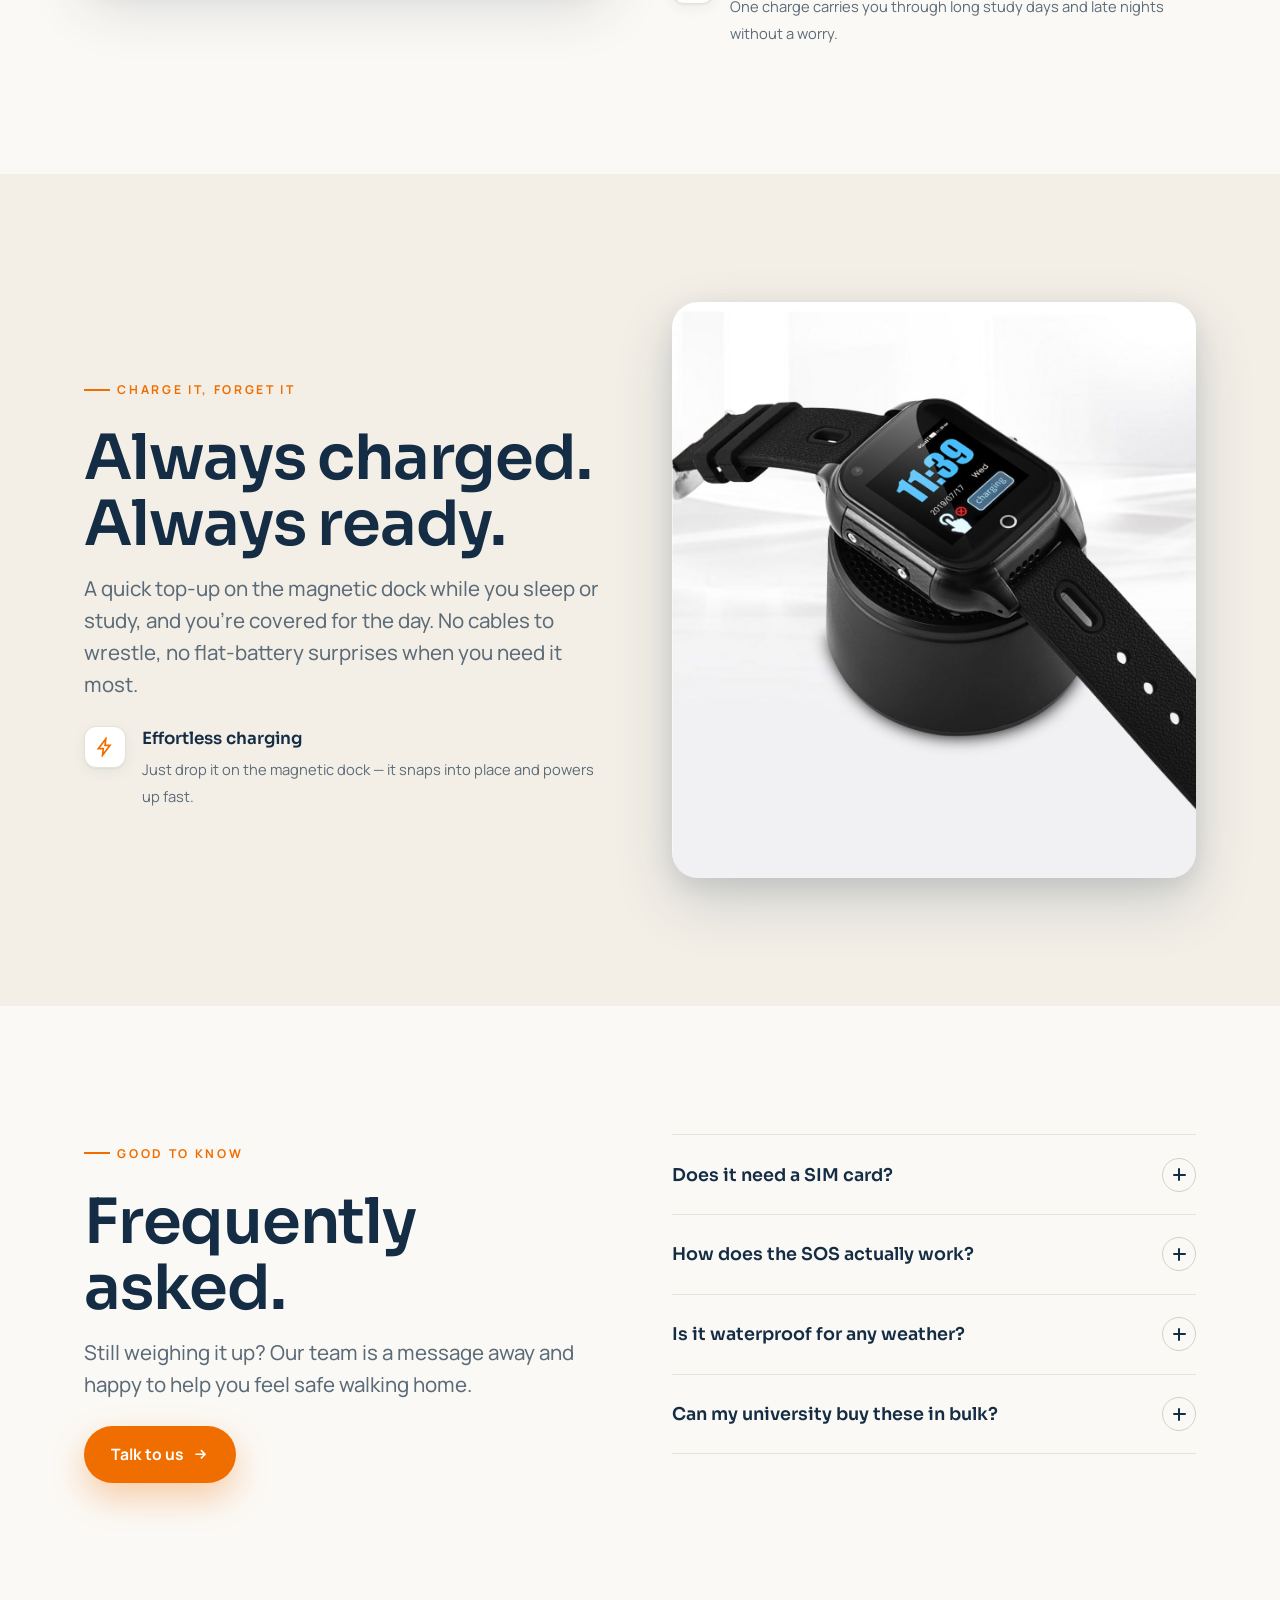
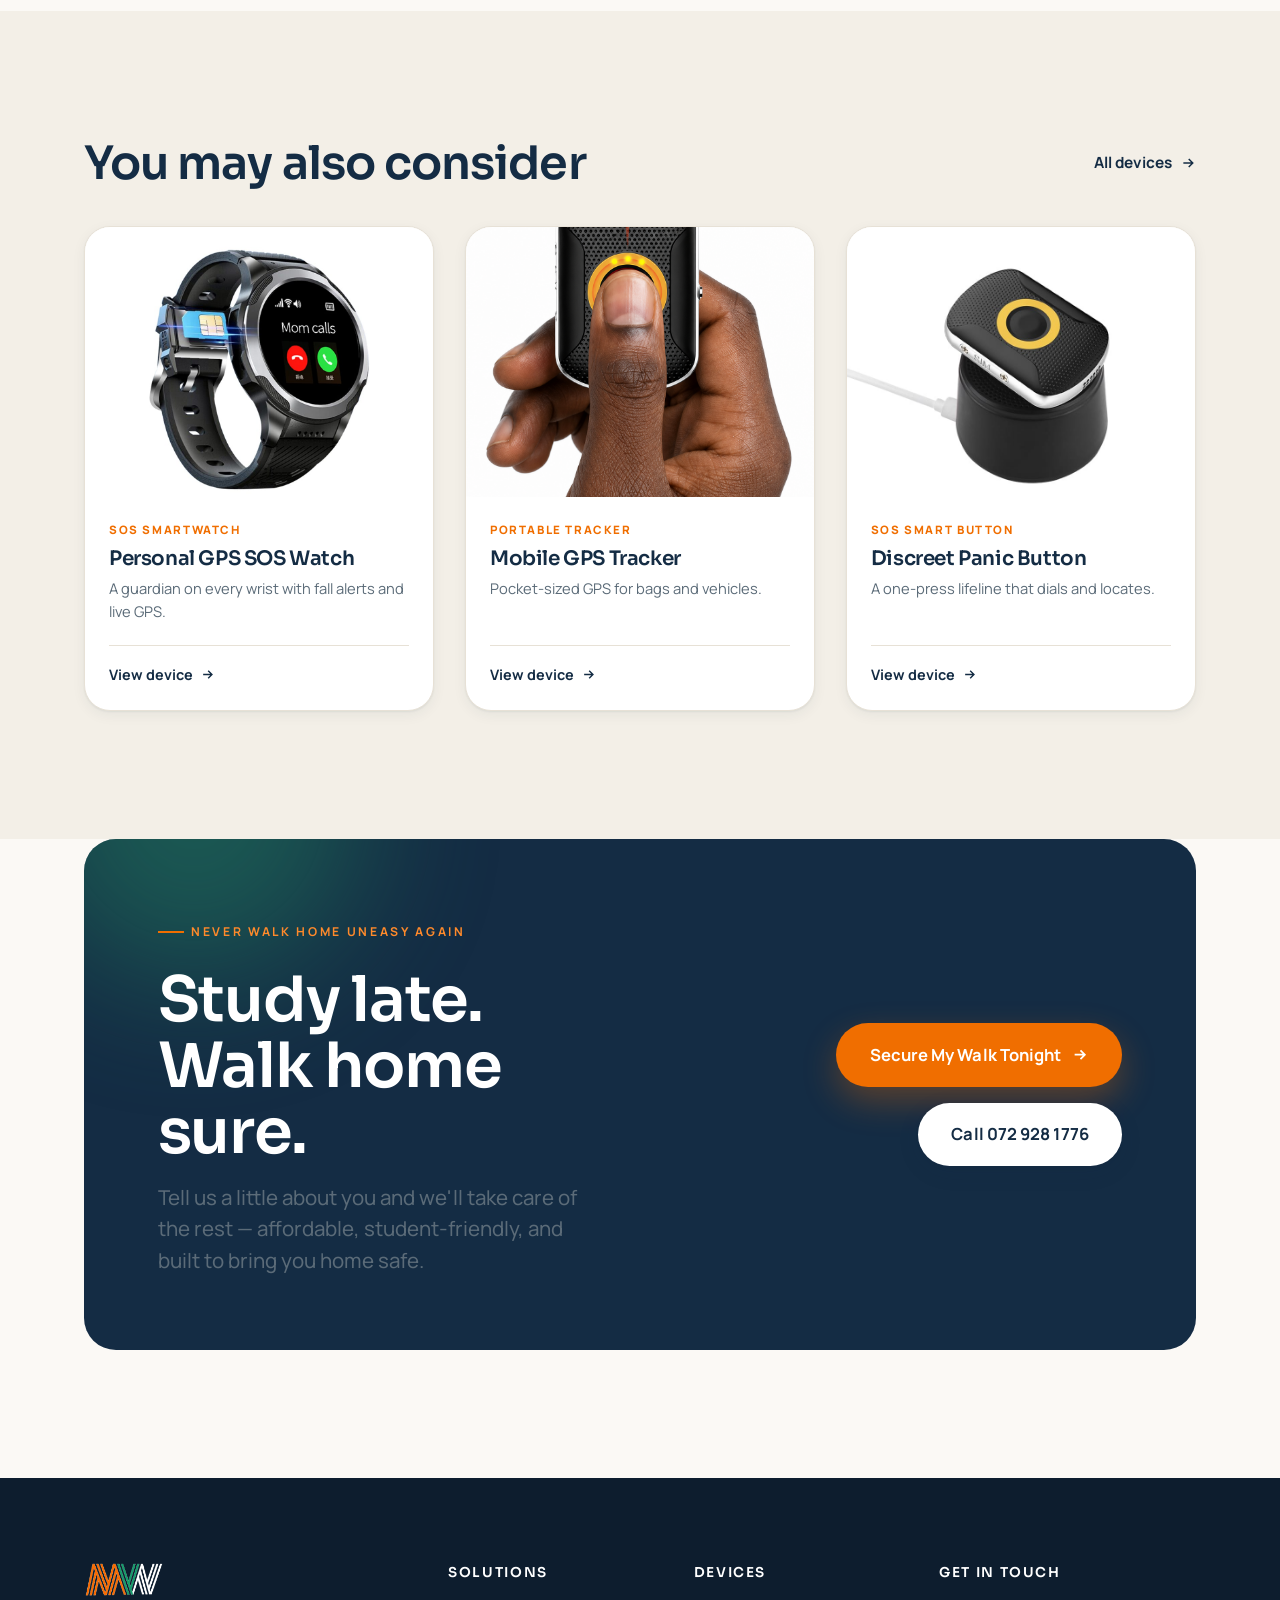
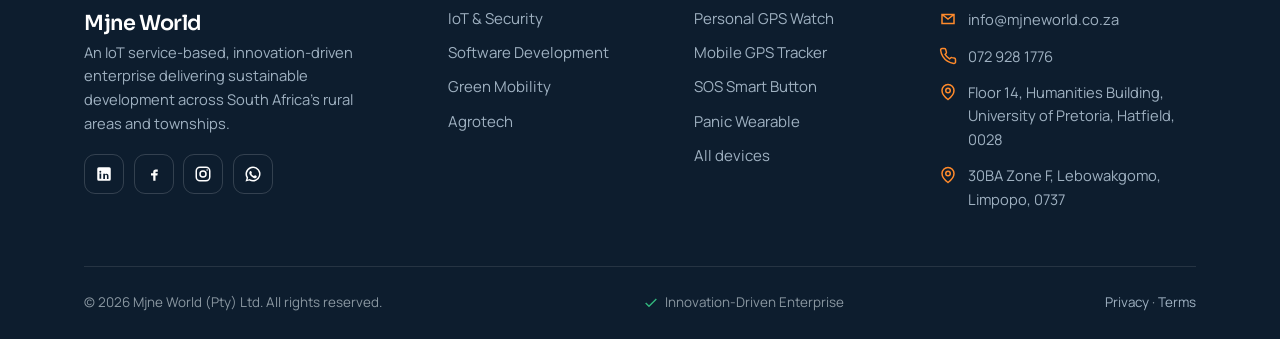
<file: site/panic-wearable.html>
<!DOCTYPE html>
<html lang="en">
<head>
<meta charset="UTF-8">
<meta name="viewport" content="width=device-width, initial-scale=1.0">
<title>Safety Panic Wearable | Mjne Tech — Mjne World</title>
<meta name="description" content="A rugged, waterproof 4G safety wearable with instant one-press SOS and live GPS — a student-friendly shield for the late walk home from the library.">
<link rel="icon" href="assets/logo.svg" type="image/svg+xml">
<link rel="preconnect" href="https://fonts.googleapis.com">
<link rel="preconnect" href="https://fonts.gstatic.com" crossorigin>
<link href="https://fonts.googleapis.com/css2?family=Sora:wght@400;500;600;700;800&family=Manrope:wght@400;450;500;600;700;800&display=swap" rel="stylesheet">
<link rel="stylesheet" href="css/styles.css">
</head>
<body>

<!-- ===================== HEADER ===================== -->
<header class="site-header header-light">
  <div class="container container-wide">
    <div class="bar">
      <a class="brand" href="index.html" aria-label="Mjne World home">
        <span class="mark" role="img" aria-label="Mjne World"></span>
        <span class="wordmark"><b>MJNE WORLD</b><span>Innovation-Driven</span></span>
      </a>
      <nav class="nav">
        <a href="index.html">Home</a>
        <div class="has-mega">
          <button type="button">Solutions <svg viewBox="0 0 24 24" fill="none" stroke="currentColor" stroke-width="2.5"><path d="m6 9 6 6 6-6"/></svg></button>
          <div class="mega">
            <a href="solutions.html#tech"><span class="ic"><svg viewBox="0 0 24 24" fill="none" stroke="currentColor" stroke-width="1.9"><rect x="6" y="2" width="12" height="20" rx="3"/><path d="M12 18h.01"/></svg></span><span><b>Mjne Tech — IoT &amp; Security</b><small>Smartwatches, SOS buttons &amp; GPS tracking</small></span></a><a href="solutions.html#software"><span class="ic"><svg viewBox="0 0 24 24" fill="none" stroke="currentColor" stroke-width="1.9"><rect x="3" y="4" width="18" height="14" rx="2"/><path d="M7 8h3M7 12h6M7 16h4M3 10h18M8 21h8"/></svg></span><span><b>Mjne Software</b><small>Custom apps, dashboards &amp; platforms</small></span></a>
            <a href="solutions.html#mobility"><span class="ic"><svg viewBox="0 0 24 24" fill="none" stroke="currentColor" stroke-width="1.9"><circle cx="7" cy="17" r="2"/><circle cx="17" cy="17" r="2"/><path d="M5 17H3V9l3-4h8l4 4h2v8h-2M9 17h6"/></svg></span><span><b>Mjne Green Mobility</b><small>Solar golf carts &amp; renewable energy</small></span></a>
            <a href="solutions.html#agrotech"><span class="ic"><svg viewBox="0 0 24 24" fill="none" stroke="currentColor" stroke-width="1.9"><path d="M12 22V12M12 12C12 8 9 5 4 5c0 5 3 7 8 7Zm0-2c0-4 3-7 8-7 0 5-3 7-8 7Z"/></svg></span><span><b>Mjne Agrotech</b><small>Climate-smart hydroponic farming</small></span></a><a href="products.html"><span class="ic"><svg viewBox="0 0 24 24" fill="none" stroke="currentColor" stroke-width="1.9"><path d="M3 3h2l2.4 12.4a2 2 0 0 0 2 1.6h7.7a2 2 0 0 0 2-1.6L22 6H6"/><circle cx="9" cy="20" r="1"/><circle cx="18" cy="20" r="1"/></svg></span><span><b>Shop Devices</b><small>Browse the full IoT catalogue</small></span></a>
          </div>
        </div>
        <a href="products.html">Devices</a>
        <a href="about.html">About</a>
        <a href="cpf.html">For Communities</a>
        <a href="contact.html">Contact Us</a>
</nav>
      <div class="header-actions">
        <a href="contact.html#quote" class="btn header-cta"><span class="cta-long">Get a Quote</span><span class="cta-short">Quote</span> <svg viewBox="0 0 24 24" fill="none" stroke="currentColor" stroke-width="2.4"><path d="M5 12h14M13 6l6 6-6 6"/></svg></a>
        <button class="burger" aria-label="Open menu"><span></span></button>
      </div>
    </div>
  </div>
</header>

<!-- ===================== MOBILE DRAWER ===================== -->
<div class="drawer">
  <div class="scrim"></div>
  <div class="panel">
    <div class="d-head">
      <span class="wordmark" style="line-height:1"><b style="font-family:var(--display);font-weight:700;color:var(--navy);font-size:1.1rem">MJNE WORLD</b></span>
      <button class="d-close" aria-label="Close menu"><svg viewBox="0 0 24 24" width="22" height="22" fill="none" stroke="currentColor" stroke-width="2"><path d="M18 6 6 18M6 6l12 12"/></svg></button>
    </div>
    <a href="contact.html#quote" class="btn btn-block btn-lg d-cta">Get a Quote <svg viewBox="0 0 24 24" fill="none" stroke="currentColor" stroke-width="2.4"><path d="M5 12h14M13 6l6 6-6 6"/></svg></a>
    <nav>
      <a href="index.html">Home</a><a href="solutions.html">Solutions</a><a href="products.html">Devices</a>
      <a href="about.html">About</a><a href="cpf.html">For Communities</a><a href="campus.html">For Campuses</a><a href="contact.html">Contact Us</a>
    </nav>
    <div class="d-foot">
<p class="text-muted" style="margin-top:1.2rem;font-size:.88rem">072 928 1776 · info@mjneworld.co.za</p>
    </div>
  </div>
</div>

<!-- ===================== PAGE HERO ===================== -->
<section class="page-hero">
  <div class="glow g1"></div><div class="glow g2"></div><div class="dot-grid"></div>
  <div class="container inner">
    <nav class="breadcrumb">
      <a href="index.html">Home</a><svg viewBox="0 0 24 24" fill="none" stroke="currentColor" stroke-width="2"><path d="m9 18 6-6-6-6"/></svg>
      <a href="products.html">Devices</a><svg viewBox="0 0 24 24" fill="none" stroke="currentColor" stroke-width="2"><path d="m9 18 6-6-6-6"/></svg>
      <span class="cur">Safety Panic Wearable</span>
    </nav>
    <span class="kicker">Mjne Tech · Wearable Shield</span>
    <h1 class="h1 mt-3">Your shield for the late walk home.</h1>
    <p class="lead">Late-night study shouldn't feel like a nightmare. Walk to and from the library with absolute peace of mind — your wearable shield ready to call for help and share exactly where you are the instant you need it.</p>
  </div>
</section>

<!-- ===================== PRODUCT ===================== -->
<section class="section bg-paper">
  <div class="container">
    <div class="pd-grid" data-gallery>
      <!-- Gallery -->
      <div class="pd-gallery" data-reveal>
        <div class="main" data-gallery-main><img src="assets/img/watch-sos-square.jpg" alt="Safety Panic Wearable — 4G SOS smartwatch"></div>
        <div class="pd-thumbs">
          <button class="active"><img src="assets/img/watch-sos-square.jpg" alt="Front view"></button>
          <button><img src="assets/img/watch-sos-pair.jpg" alt="Front and back pair"></button>
          <button><img src="assets/img/watch-sos-dock.jpg" alt="On charging dock"></button>
          <button><img src="assets/img/watch-sos-alt.jpg" alt="Variant view"></button>
        </div>
      </div>

      <!-- Info -->
      <div class="pd-info" data-reveal data-delay="1">
        <div class="flex gap-1 wrap mb-3">
          <span class="pill pill-emerald"><span class="dot"></span>For students</span>
          <span class="pill"><span class="dot"></span>4G · GPS · WiFi</span>
        </div>
        <h2 class="h2">Safety Panic Wearable</h2>
        <p class="text-muted mt-2">A rugged, waterproof safety wearable built for everyday student life. One instant press fires off an SOS; a long press dials up to three trusted numbers in a loop and shares your live location — so the walk back from the library is never one you take alone.</p>

        <div class="price mt-3">Pricing on request <small>· student-friendly &amp; affordable</small></div>

        <dl class="pd-spec">
          <div><dt>Network</dt><dd>4G LTE</dd></div>
          <div><dt>Positioning</dt><dd>GPS · WiFi · LBS</dd></div>
          <div><dt>Accuracy</dt><dd>&lt; 10 m outdoors</dd></div>
          <div><dt>Water rating</dt><dd>Waterproof &amp; rugged</dd></div>
          <div><dt>Battery</dt><dd>All-day, magnetic dock</dd></div>
          <div><dt>SOS</dt><dd>3 numbers, looped</dd></div>
        </dl>

        <div class="flex gap-1 wrap mt-4">
          <a href="contact.html?product=Safety%20Panic%20Wearable" class="btn btn-lg">Secure My Walk Tonight
            <svg viewBox="0 0 24 24" fill="none" stroke="currentColor" stroke-width="2.4"><path d="M5 12h14M13 6l6 6-6 6"/></svg></a>
          <a href="campus.html" class="btn btn-ghost btn-lg">For campuses</a>
        </div>
        <p class="form-note mt-3"><svg viewBox="0 0 24 24" fill="none" stroke="currentColor" stroke-width="2"><path d="M20 6 9 17l-5-5"/></svg> Quick to set up · ready to wear out of the box · nationwide delivery</p>
      </div>
    </div>
  </div>
</section>

<!-- ===================== FEATURE HIGHLIGHTS ===================== -->
<section class="section bg-sand">
  <div class="container">
    <div class="eyebrow-block center mx-auto" data-reveal>
      <span class="kicker center">Confidence on every campus path</span>
      <h2 class="h1 mt-3">Help is one touch away.</h2>
    </div>
    <div class="grid cols-3 mt-4">
      <div class="card" style="padding:1.8rem" data-reveal>
        <div class="d-ic" style="width:52px;height:52px;border-radius:14px;display:grid;place-items:center;background:rgba(240,110,0,.1);color:var(--orange);margin-bottom:1.1rem"><svg viewBox="0 0 24 24" width="26" height="26" fill="none" stroke="currentColor" stroke-width="1.9"><path d="M12 2a7 7 0 0 0-7 7v3l-2 4h18l-2-4V9a7 7 0 0 0-7-7Z"/><path d="M9 18a3 3 0 0 0 6 0"/></svg></div>
        <h3 class="h3">Instant SOS, one touch</h3>
        <p class="text-muted mt-2">A single press fires an alarm immediately. Hold it down and the wearable dials up to three trusted numbers in a loop until someone picks up — no fumbling for a phone in the dark.</p>
      </div>
      <div class="card" style="padding:1.8rem" data-reveal data-delay="1">
        <div class="d-ic" style="width:52px;height:52px;border-radius:14px;display:grid;place-items:center;background:rgba(38,155,105,.1);color:var(--emerald);margin-bottom:1.1rem"><svg viewBox="0 0 24 24" width="26" height="26" fill="none" stroke="currentColor" stroke-width="1.9"><path d="M12 21s-7-4.4-9.5-9A5.5 5.5 0 0 1 12 5a5.5 5.5 0 0 1 9.5 7c-2.5 4.6-9.5 9-9.5 9Z"/><circle cx="12" cy="10" r="2.2"/></svg></div>
        <h3 class="h3">Live location, shared</h3>
        <p class="text-muted mt-2">Combined GPS, WiFi and LBS pinpoints your live position and pushes it straight to your trusted contacts — so they know exactly where to find you.</p>
      </div>
      <div class="card" style="padding:1.8rem" data-reveal data-delay="2">
        <div class="d-ic" style="width:52px;height:52px;border-radius:14px;display:grid;place-items:center;background:rgba(240,110,0,.1);color:var(--orange);margin-bottom:1.1rem"><svg viewBox="0 0 24 24" width="26" height="26" fill="none" stroke="currentColor" stroke-width="1.9"><path d="M12 22s8-4 8-10V5l-8-3-8 3v7c0 6 8 10 8 10Z"/><path d="m9 12 2 2 4-4"/></svg></div>
        <h3 class="h3">Rugged &amp; waterproof</h3>
        <p class="text-muted mt-2">Built to survive everyday wear, sudden downpours and late-night rush. Wear it through rain, gym and lecture halls — it just keeps protecting you.</p>
      </div>
    </div>
  </div>
</section>

<!-- ===================== SPLIT: WEAR DAY & NIGHT ===================== -->
<section class="section bg-paper">
  <div class="container">
    <div class="split">
      <div class="split-media" data-reveal>
        <div class="media-frame" style="aspect-ratio:4/4.4"><img src="assets/img/watch-sos-pair.jpg" alt="Safety Panic Wearable, front and back"></div>
      </div>
      <div class="split-text" data-reveal data-delay="1">
        <span class="kicker">Made to live on your wrist</span>
        <h2 class="h1 mt-3">Comfortable, discreet, always with you.</h2>
        <p class="lead mt-2">Protection only works if you're actually wearing it. The Safety Panic Wearable is light and low-profile enough to stay on from your first lecture to the last walk home — no one even needs to know it's a panic device.</p>
        <ul class="feature-list">
          <li><span class="fic"><svg viewBox="0 0 24 24" fill="none" stroke="currentColor" stroke-width="2"><circle cx="12" cy="12" r="9"/><path d="m8 12 3 3 5-6"/></svg></span><div><b>Day &amp; night ready</b><span>Slim, comfortable and discreet — wear it to class, the gym, the library and back.</span></div></li>
          <li><span class="fic"><svg viewBox="0 0 24 24" fill="none" stroke="currentColor" stroke-width="2"><path d="M12 2a7 7 0 0 0-7 7v3l-2 4h18l-2-4V9a7 7 0 0 0-7-7Z"/><path d="M9 18a3 3 0 0 0 6 0"/></svg></span><div><b>SOS on your wrist</b><span>The button sits right under your thumb, so help is instant even in a panic.</span></div></li>
          <li><span class="fic"><svg viewBox="0 0 24 24" fill="none" stroke="currentColor" stroke-width="2"><path d="M7 7h10v10M7 17 17 7"/></svg></span><div><b>All-day battery</b><span>One charge carries you through long study days and late nights without a worry.</span></div></li>
        </ul>
      </div>
    </div>
  </div>
</section>

<!-- ===================== SPLIT: CHARGING / ALWAYS-READY ===================== -->
<section class="section bg-sand">
  <div class="container">
    <div class="split reverse">
      <div class="split-media" data-reveal>
        <div class="media-frame" style="aspect-ratio:4/4.4"><img src="assets/img/watch-sos-dock.jpg" alt="Safety Panic Wearable on its charging dock"></div>
      </div>
      <div class="split-text" data-reveal data-delay="1">
        <span class="kicker">Charge it, forget it</span>
        <h2 class="h1 mt-3">Always charged. Always ready.</h2>
        <p class="lead mt-2">A quick top-up on the magnetic dock while you sleep or study, and you're covered for the day. No cables to wrestle, no flat-battery surprises when you need it most.</p>
        <ul class="feature-list">
          <li><span class="fic"><svg viewBox="0 0 24 24" fill="none" stroke="currentColor" stroke-width="2"><path d="M13 2 4 14h6l-1 8 9-12h-6l1-8Z"/></svg></span><div><b>Effortless charging</b><span>Just drop it on the magnetic dock — it snaps into place and powers up fast.</span></div></li>
        </ul>
      </div>
    </div>
  </div>
</section>

<!-- ===================== FAQ ===================== -->
<section class="section bg-paper">
  <div class="container">
    <div class="split" style="align-items:start">
      <div data-reveal>
        <span class="kicker">Good to know</span>
        <h2 class="h1 mt-3">Frequently asked.</h2>
        <p class="lead mt-2 measure">Still weighing it up? Our team is a message away and happy to help you feel safe walking home.</p>
        <a href="contact.html" class="btn mt-3">Talk to us <svg viewBox="0 0 24 24" fill="none" stroke="currentColor" stroke-width="2.4"><path d="M5 12h14M13 6l6 6-6 6"/></svg></a>
      </div>
      <div class="accordion" data-reveal data-delay="1">
        <div class="acc-item"><button class="acc-q">Does it need a SIM card?<span class="pm"></span></button><div class="acc-a"><div class="inner">Yes — the wearable uses a standard nano-SIM on any local 4G network to make SOS calls and share location. We can supply and provision the SIM for you, or you can pop in your own. There's no lock-in contract from our side.</div></div></div>
        <div class="acc-item"><button class="acc-q">How does the SOS actually work?<span class="pm"></span></button><div class="acc-a"><div class="inner">One quick press triggers an instant SOS alarm. A long press dials up to three preset numbers in a loop until someone answers, and at the same time pushes your live location to your trusted contacts — all without touching your phone.</div></div></div>
        <div class="acc-item"><button class="acc-q">Is it waterproof for any weather?<span class="pm"></span></button><div class="acc-a"><div class="inner">It's rugged and waterproof, built for everyday student life — rain on the walk home, a sweaty gym session or an accidental splash won't stop it from protecting you.</div></div></div>
        <div class="acc-item"><button class="acc-q">Can my university buy these in bulk?<span class="pm"></span></button><div class="acc-a"><div class="inner">Absolutely. We work with institutions to roll out safety wearables across residences and campuses at student-friendly rates, with setup and support included. See our <a href="campus.html">For Campuses</a> page or get in touch to plan a deployment.</div></div></div>
      </div>
    </div>
  </div>
</section>

<!-- ===================== RELATED ===================== -->
<section class="section bg-sand">
  <div class="container">
    <div class="flex items-center wrap gap-2 mb-4" style="justify-content:space-between" data-reveal>
      <h2 class="h2">You may also consider</h2>
      <a href="products.html" class="link-arrow">All devices <svg viewBox="0 0 24 24" fill="none" stroke="currentColor" stroke-width="2.2"><path d="M5 12h14M13 6l6 6-6 6"/></svg></a>
    </div>
    <div class="grid cols-3">
      <a class="product" href="sos-watch.html" data-reveal>
        <div class="p-media"><img src="assets/img/watch-round-sim.jpg" alt="Personal GPS SOS Watch"></div>
        <div class="p-body"><span class="p-cat">SOS Smartwatch</span><h3>Personal GPS SOS Watch</h3><p class="p-desc">A guardian on every wrist with fall alerts and live GPS.</p><div class="p-foot"><span class="link-arrow">View device <svg viewBox="0 0 24 24" fill="none" stroke="currentColor" stroke-width="2.2"><path d="M5 12h14M13 6l6 6-6 6"/></svg></span></div></div>
      </a>
      <a class="product" href="gps-tracker.html" data-reveal data-delay="1">
        <div class="p-media"><img src="assets/img/tracker-sos-hand.png" alt="Mobile GPS Tracker"></div>
        <div class="p-body"><span class="p-cat">Portable Tracker</span><h3>Mobile GPS Tracker</h3><p class="p-desc">Pocket-sized GPS for bags and vehicles.</p><div class="p-foot"><span class="link-arrow">View device <svg viewBox="0 0 24 24" fill="none" stroke="currentColor" stroke-width="2.2"><path d="M5 12h14M13 6l6 6-6 6"/></svg></span></div></div>
      </a>
      <a class="product" href="smart-button.html" data-reveal data-delay="2">
        <div class="p-media"><img src="assets/img/tracker-sos-dock.jpg" alt="SOS Smart Button"></div>
        <div class="p-body"><span class="p-cat">SOS Smart Button</span><h3>Discreet Panic Button</h3><p class="p-desc">A one-press lifeline that dials and locates.</p><div class="p-foot"><span class="link-arrow">View device <svg viewBox="0 0 24 24" fill="none" stroke="currentColor" stroke-width="2.2"><path d="M5 12h14M13 6l6 6-6 6"/></svg></span></div></div>
      </a>
    </div>
  </div>
</section>

<!-- ===================== CTA ===================== -->
<section class="section bg-paper" style="padding-top:0">
  <div class="container">
    <div class="cta-banner" data-reveal>
      <div class="glow g1"></div><div class="glow g2"></div>
      <div class="inner split" style="align-items:center">
        <div class="on-dark">
          <span class="kicker">Never walk home uneasy again</span>
          <h2 class="h1 mt-3" style="color:#fff">Study late. Walk home sure.</h2>
          <p class="lead mt-2">Tell us a little about you and we'll take care of the rest — affordable, student-friendly, and built to bring you home safe.</p>
        </div>
        <div class="flex wrap gap-2" style="justify-content:flex-end">
          <a href="contact.html?product=Safety%20Panic%20Wearable" class="btn btn-lg">Secure My Walk Tonight <svg viewBox="0 0 24 24" fill="none" stroke="currentColor" stroke-width="2.4"><path d="M5 12h14M13 6l6 6-6 6"/></svg></a>
          <a href="tel:0729281776" class="btn btn-light btn-lg">Call 072 928 1776</a>
        </div>
      </div>
    </div>
  </div>
</section>

<!-- ===================== FOOTER ===================== -->
<footer class="site-footer">
  <div class="container">
    <div class="f-top">
      <div class="f-brand">
        <span class="mark" role="img" aria-label="Mjne World"></span>
        <h4 style="color:#fff;font-size:1.3rem">Mjne World</h4>
        <p>An IoT service-based, innovation-driven enterprise delivering sustainable development across South Africa's rural areas and townships.</p>
        <div class="f-social">
          <a href="#" aria-label="LinkedIn"><svg viewBox="0 0 24 24" fill="currentColor"><path d="M19 3a2 2 0 0 1 2 2v14a2 2 0 0 1-2 2H5a2 2 0 0 1-2-2V5a2 2 0 0 1 2-2h14M8.3 18.3v-7H6v7h2.3M7.1 10.2a1.3 1.3 0 1 0 0-2.6 1.3 1.3 0 0 0 0 2.6M18 18.3v-3.8c0-2-1.1-3-2.6-3-1.2 0-1.8.7-2.1 1.2v-1H11v7h2.3v-3.9c0-1 .2-1.9 1.4-1.9s1.2 1.1 1.2 2v3.8H18Z"/></svg></a>
          <a href="#" aria-label="Facebook"><svg viewBox="0 0 24 24" fill="currentColor"><path d="M14 9h3V6h-3c-1.7 0-3 1.3-3 3v2H8v3h3v7h3v-7h2.5l.5-3H14V9.5c0-.3.2-.5.5-.5H14Z"/></svg></a>
          <a href="#" aria-label="Instagram"><svg viewBox="0 0 24 24" fill="none" stroke="currentColor" stroke-width="2"><rect x="3" y="3" width="18" height="18" rx="5"/><circle cx="12" cy="12" r="4"/><circle cx="17.5" cy="6.5" r="1" fill="currentColor" stroke="none"/></svg></a>
          <a href="#" aria-label="WhatsApp"><svg viewBox="0 0 24 24" fill="currentColor"><path d="M12 2a10 10 0 0 0-8.5 15.2L2 22l4.9-1.4A10 10 0 1 0 12 2Zm0 18a8 8 0 0 1-4-1.1l-.3-.2-2.9.8.8-2.8-.2-.3A8 8 0 1 1 12 20Zm4.4-5.6c-.2-.1-1.4-.7-1.6-.8s-.4-.1-.5.1l-.7.9c-.1.2-.3.2-.5.1a6.5 6.5 0 0 1-3.2-2.8c-.2-.4.2-.4.6-1.2a.4.4 0 0 0 0-.4l-.8-1.8c-.2-.5-.4-.4-.5-.4h-.5a.9.9 0 0 0-.7.3 2.8 2.8 0 0 0-.9 2.1c0 1.2.9 2.4 1 2.6s1.7 2.7 4.2 3.8c1.6.7 2.2.7 3 .6a2.5 2.5 0 0 0 1.6-1.2c.2-.5.2-.9.1-1z"/></svg></a>
        </div>
      </div>
      <div><h5>Solutions</h5><div class="f-links">
        <a href="solutions.html#tech">IoT &amp; Security</a><a href="solutions.html#software">Software Development</a><a href="solutions.html#mobility">Green Mobility</a><a href="solutions.html#agrotech">Agrotech</a></div></div>
      <div><h5>Devices</h5><div class="f-links">
        <a href="sos-watch.html">Personal GPS Watch</a><a href="gps-tracker.html">Mobile GPS Tracker</a><a href="smart-button.html">SOS Smart Button</a><a href="panic-wearable.html">Panic Wearable</a><a href="products.html">All devices</a></div></div>
      <div><h5>Get in touch</h5>
        <ul class="f-contact">
          <li><svg viewBox="0 0 24 24" fill="none" stroke="currentColor" stroke-width="2"><path d="m4 6 8 6 8-6M4 6h16v12H4z"/></svg><a href="mailto:info@mjneworld.co.za">info@mjneworld.co.za</a></li>
          <li><svg viewBox="0 0 24 24" fill="none" stroke="currentColor" stroke-width="2"><path d="M22 16.9v3a2 2 0 0 1-2.2 2 19.8 19.8 0 0 1-8.6-3 19.5 19.5 0 0 1-6-6 19.8 19.8 0 0 1-3-8.6A2 2 0 0 1 4.1 2h3a2 2 0 0 1 2 1.7c.1 1 .4 1.9.7 2.8a2 2 0 0 1-.5 2.1L8.1 9.9a16 16 0 0 0 6 6l1.3-1.3a2 2 0 0 1 2.1-.4c.9.3 1.8.5 2.8.6a2 2 0 0 1 1.7 2.1Z"/></svg><a href="tel:0729281776">072 928 1776</a></li>
          <li><svg viewBox="0 0 24 24" fill="none" stroke="currentColor" stroke-width="2"><path d="M20 10c0 6-8 12-8 12s-8-6-8-12a8 8 0 0 1 16 0Z"/><circle cx="12" cy="10" r="3"/></svg><span>Floor 14, Humanities Building, University of Pretoria, Hatfield, 0028</span></li>
          <li><svg viewBox="0 0 24 24" fill="none" stroke="currentColor" stroke-width="2"><path d="M20 10c0 6-8 12-8 12s-8-6-8-12a8 8 0 0 1 16 0Z"/><circle cx="12" cy="10" r="3"/></svg><span>30BA Zone F, Lebowakgomo, Limpopo, 0737</span></li>
        </ul>
      </div>
    </div>
    <div class="f-bottom">
      <span>© <span data-year>2026</span> Mjne World (Pty) Ltd. All rights reserved.</span>
      <span class="f-badge"><svg viewBox="0 0 24 24" width="16" height="16" fill="none" stroke="var(--emerald-soft)" stroke-width="2"><path d="M20 6 9 17l-5-5"/></svg> Innovation-Driven Enterprise</span>
      <span><a href="#">Privacy</a> · <a href="#">Terms</a></span>
    </div>
  </div>
</footer>

<script src="js/main.js"></script>
</body>
</html>
</file>
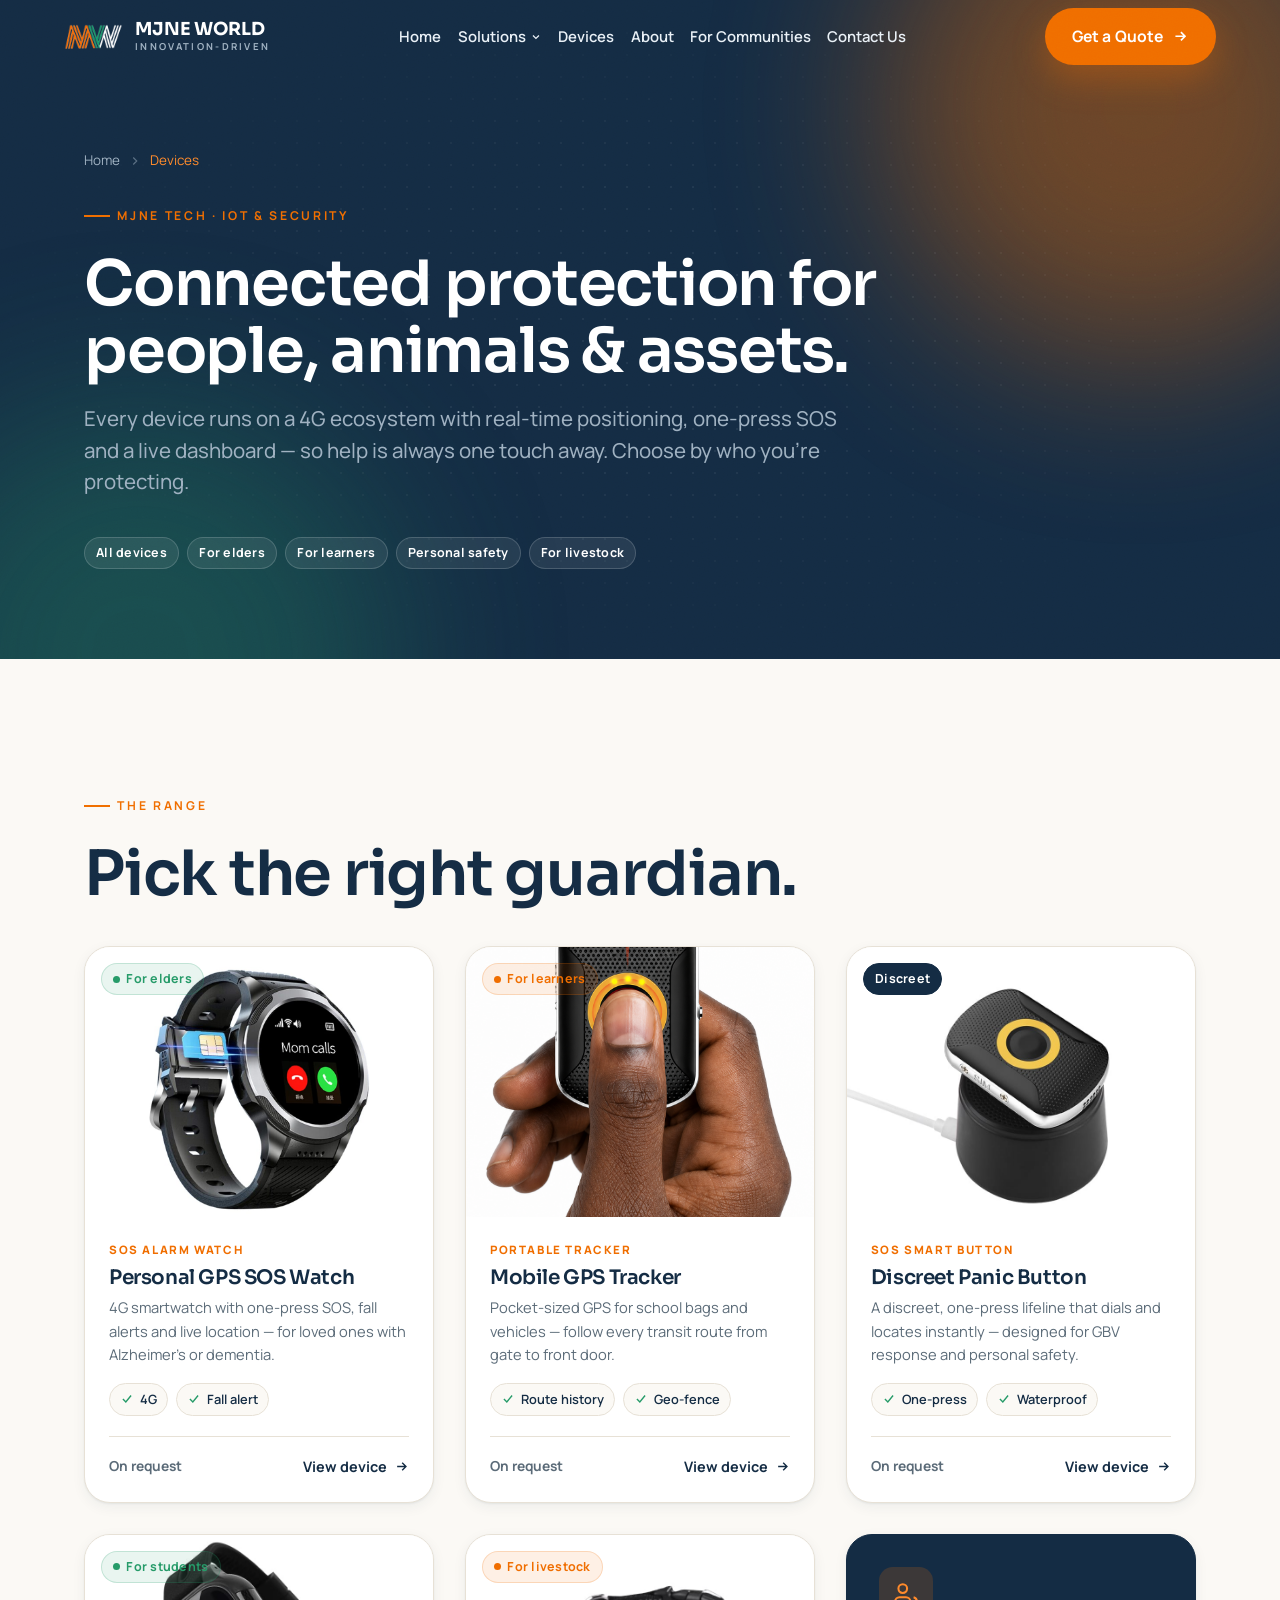
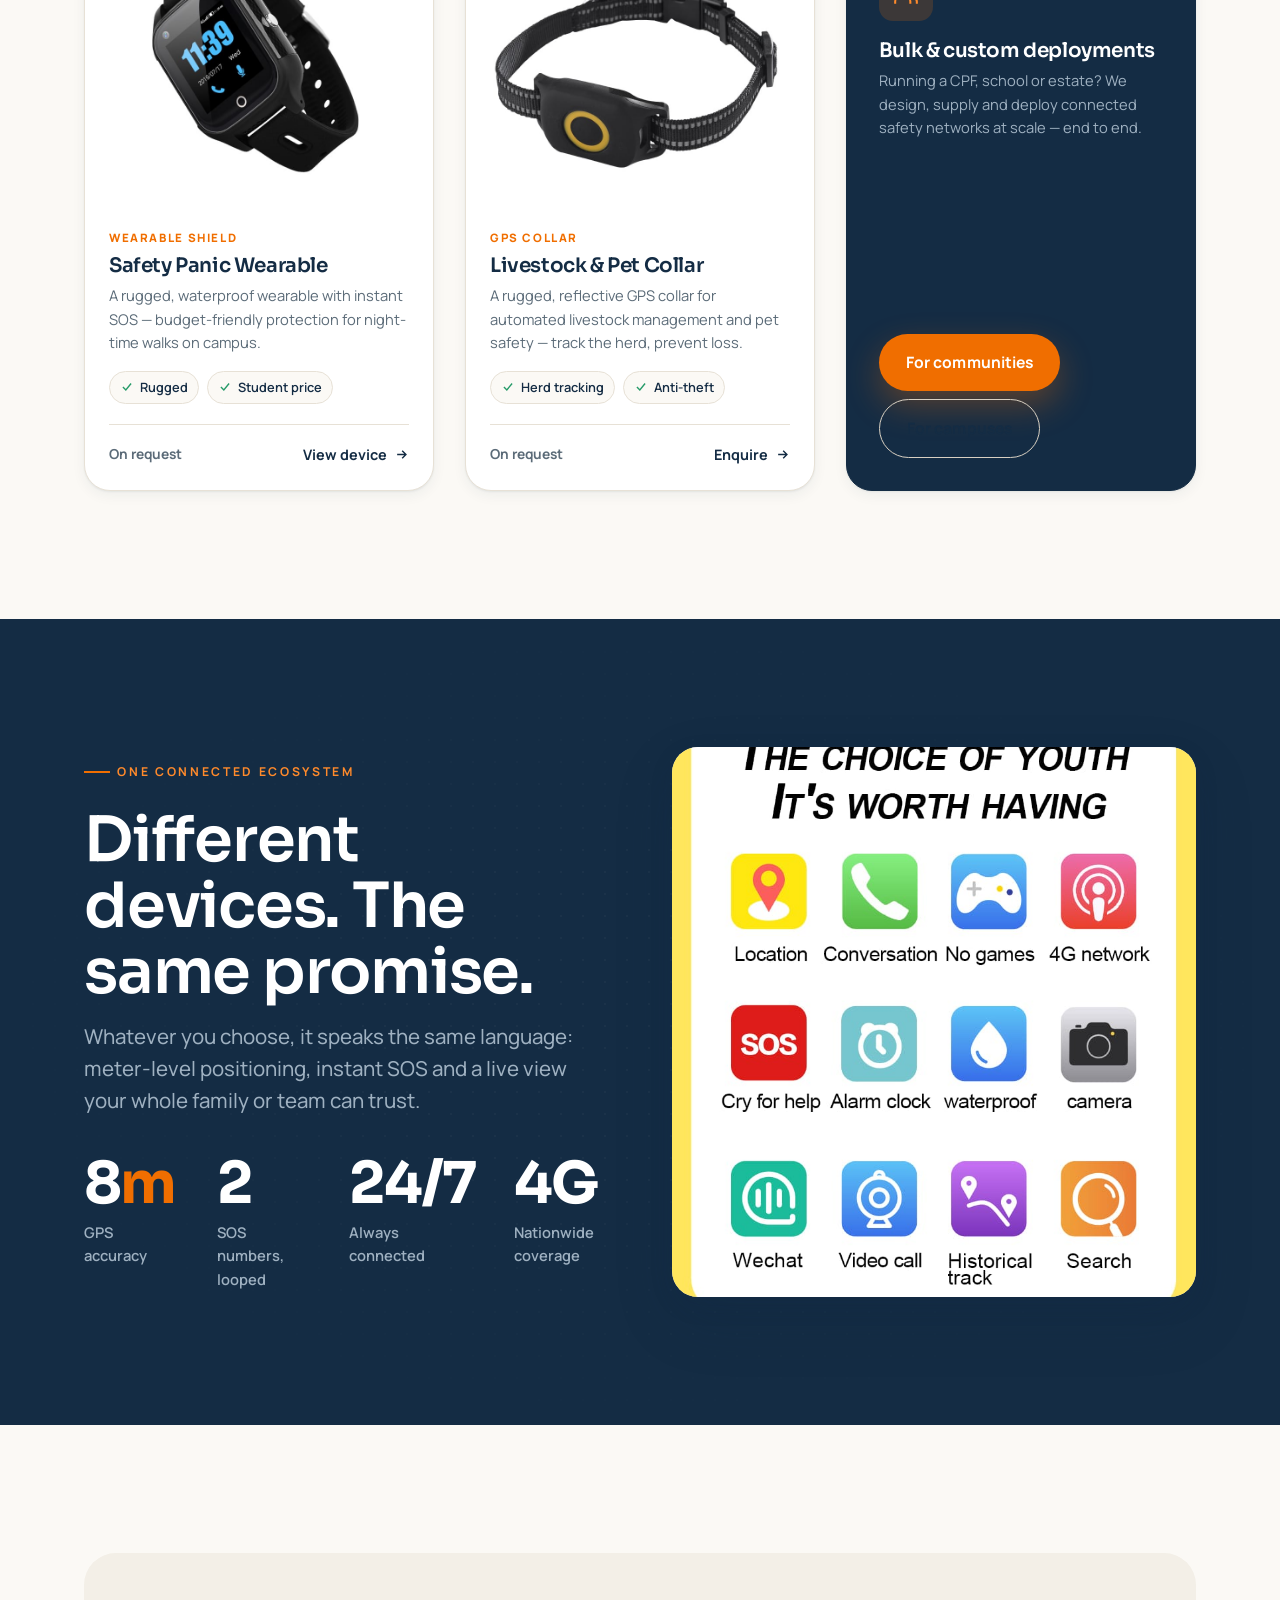
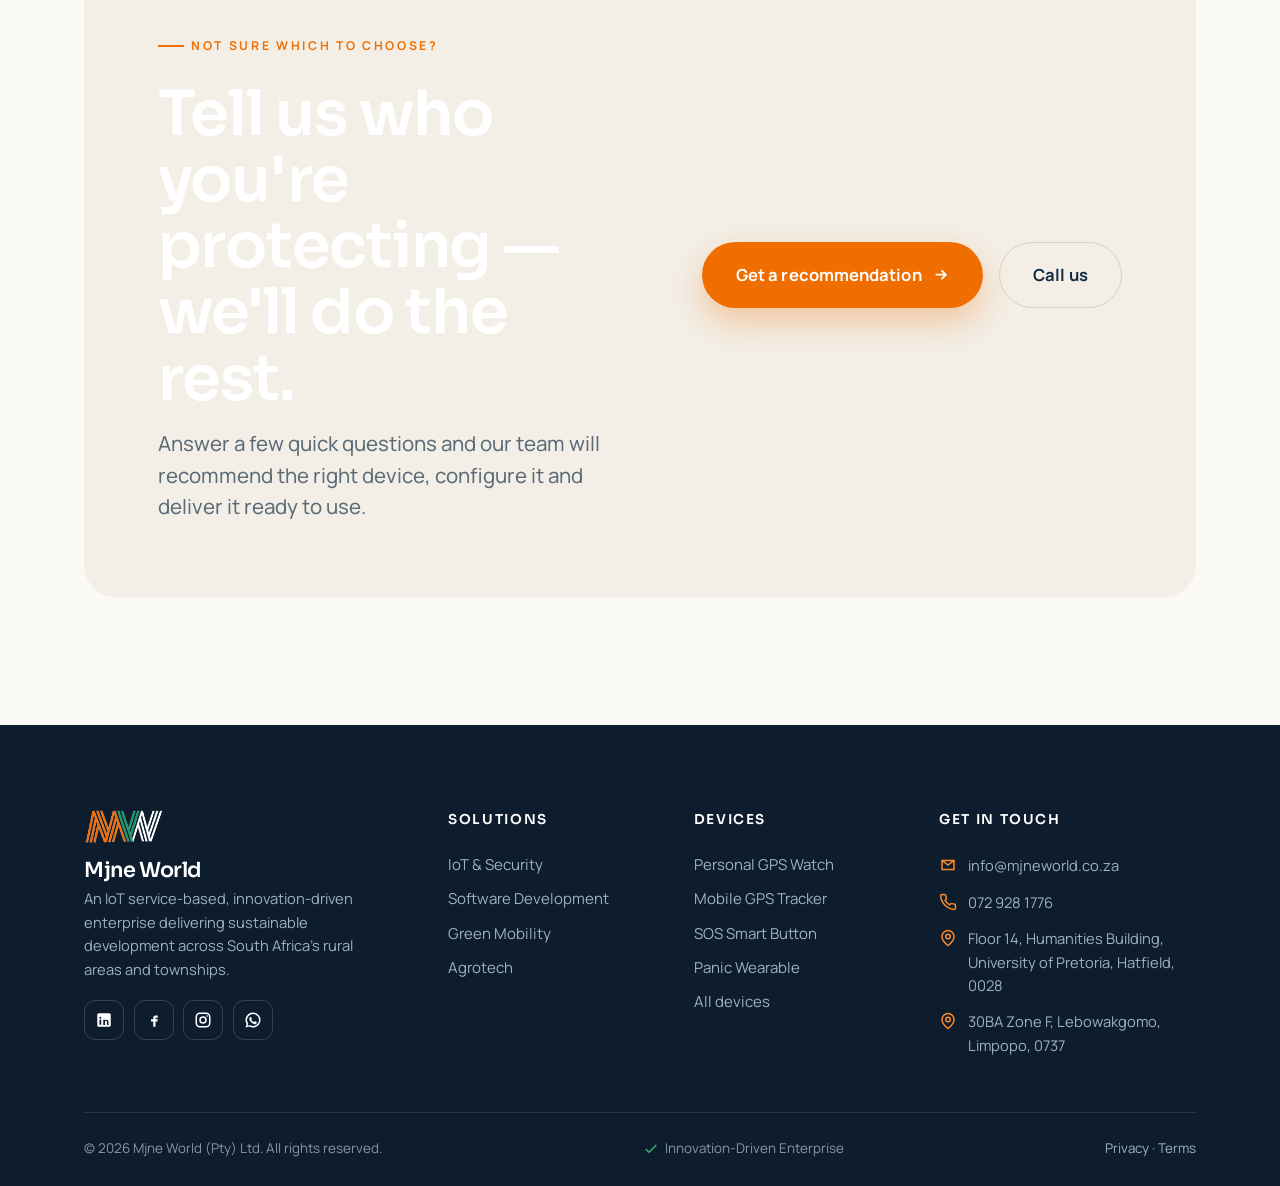
<file: site/products.html>
<!DOCTYPE html>
<html lang="en">
<head>
<meta charset="UTF-8">
<meta name="viewport" content="width=device-width, initial-scale=1.0">
<title>IoT Safety Devices | Mjne Tech — Mjne World</title>
<meta name="description" content="Browse Mjne Tech's range of IoT safety devices — SOS smartwatches, mobile GPS trackers, discreet panic buttons and livestock GPS collars. Real-time, connected protection for people, animals and assets.">
<link rel="icon" href="assets/logo.svg" type="image/svg+xml">
<link rel="preconnect" href="https://fonts.googleapis.com">
<link rel="preconnect" href="https://fonts.gstatic.com" crossorigin>
<link href="https://fonts.googleapis.com/css2?family=Sora:wght@400;500;600;700;800&family=Manrope:wght@400;450;500;600;700;800&display=swap" rel="stylesheet">
<link rel="stylesheet" href="css/styles.css">
</head>
<body>

<!-- ===================== HEADER ===================== -->
<header class="site-header header-light">
  <div class="container container-wide">
    <div class="bar">
      <a class="brand" href="index.html" aria-label="Mjne World home">
        <span class="mark" role="img" aria-label="Mjne World"></span>
        <span class="wordmark"><b>MJNE WORLD</b><span>Innovation-Driven</span></span>
      </a>
      <nav class="nav">
        <a href="index.html">Home</a>
        <div class="has-mega">
          <button type="button">Solutions <svg viewBox="0 0 24 24" fill="none" stroke="currentColor" stroke-width="2.5"><path d="m6 9 6 6 6-6"/></svg></button>
          <div class="mega">
            <a href="solutions.html#tech"><span class="ic"><svg viewBox="0 0 24 24" fill="none" stroke="currentColor" stroke-width="1.9"><rect x="6" y="2" width="12" height="20" rx="3"/><path d="M12 18h.01"/></svg></span><span><b>Mjne Tech — IoT &amp; Security</b><small>Smartwatches, SOS buttons &amp; GPS tracking</small></span></a><a href="solutions.html#software"><span class="ic"><svg viewBox="0 0 24 24" fill="none" stroke="currentColor" stroke-width="1.9"><rect x="3" y="4" width="18" height="14" rx="2"/><path d="M7 8h3M7 12h6M7 16h4M3 10h18M8 21h8"/></svg></span><span><b>Mjne Software</b><small>Custom apps, dashboards &amp; platforms</small></span></a>
            <a href="solutions.html#mobility"><span class="ic"><svg viewBox="0 0 24 24" fill="none" stroke="currentColor" stroke-width="1.9"><circle cx="7" cy="17" r="2"/><circle cx="17" cy="17" r="2"/><path d="M5 17H3V9l3-4h8l4 4h2v8h-2M9 17h6"/></svg></span><span><b>Mjne Green Mobility</b><small>Solar golf carts &amp; renewable energy</small></span></a>
            <a href="solutions.html#agrotech"><span class="ic"><svg viewBox="0 0 24 24" fill="none" stroke="currentColor" stroke-width="1.9"><path d="M12 22V12M12 12C12 8 9 5 4 5c0 5 3 7 8 7Zm0-2c0-4 3-7 8-7 0 5-3 7-8 7Z"/></svg></span><span><b>Mjne Agrotech</b><small>Climate-smart hydroponic farming</small></span></a><a href="products.html"><span class="ic"><svg viewBox="0 0 24 24" fill="none" stroke="currentColor" stroke-width="1.9"><path d="M3 3h2l2.4 12.4a2 2 0 0 0 2 1.6h7.7a2 2 0 0 0 2-1.6L22 6H6"/><circle cx="9" cy="20" r="1"/><circle cx="18" cy="20" r="1"/></svg></span><span><b>Shop Devices</b><small>Browse the full IoT catalogue</small></span></a>
          </div>
        </div>
        <a href="products.html">Devices</a>
        <a href="about.html">About</a>
        <a href="cpf.html">For Communities</a>
        <a href="contact.html">Contact Us</a>
</nav>
      <div class="header-actions">
        <a href="contact.html#quote" class="btn header-cta"><span class="cta-long">Get a Quote</span><span class="cta-short">Quote</span> <svg viewBox="0 0 24 24" fill="none" stroke="currentColor" stroke-width="2.4"><path d="M5 12h14M13 6l6 6-6 6"/></svg></a>
        <button class="burger" aria-label="Open menu"><span></span></button>
      </div>
    </div>
  </div>
</header>

<!-- ===================== MOBILE DRAWER ===================== -->
<div class="drawer">
  <div class="scrim"></div>
  <div class="panel">
    <div class="d-head">
      <span class="wordmark" style="line-height:1"><b style="font-family:var(--display);font-weight:700;color:var(--navy);font-size:1.1rem">MJNE WORLD</b></span>
      <button class="d-close" aria-label="Close menu"><svg viewBox="0 0 24 24" width="22" height="22" fill="none" stroke="currentColor" stroke-width="2"><path d="M18 6 6 18M6 6l12 12"/></svg></button>
    </div>
    <a href="contact.html#quote" class="btn btn-block btn-lg d-cta">Get a Quote <svg viewBox="0 0 24 24" fill="none" stroke="currentColor" stroke-width="2.4"><path d="M5 12h14M13 6l6 6-6 6"/></svg></a>
    <nav>
      <a href="index.html">Home</a><a href="solutions.html">Solutions</a><a href="products.html">Devices</a>
      <a href="about.html">About</a><a href="cpf.html">For Communities</a><a href="campus.html">For Campuses</a><a href="contact.html">Contact Us</a>
    </nav>
    <div class="d-foot">
<p class="text-muted" style="margin-top:1.2rem;font-size:.88rem">072 928 1776 · info@mjneworld.co.za</p>
    </div>
  </div>
</div>

<!-- ===================== PAGE HERO ===================== -->
<section class="page-hero">
  <div class="glow g1"></div><div class="glow g2"></div><div class="dot-grid"></div>
  <div class="container inner">
    <nav class="breadcrumb">
      <a href="index.html">Home</a><svg viewBox="0 0 24 24" fill="none" stroke="currentColor" stroke-width="2"><path d="m9 18 6-6-6-6"/></svg>
      <span class="cur">Devices</span>
    </nav>
    <span class="kicker">Mjne Tech · IoT &amp; Security</span>
    <h1 class="h1 mt-3">Connected protection for people, animals &amp; assets.</h1>
    <p class="lead">Every device runs on a 4G ecosystem with real-time positioning, one-press SOS and a live dashboard — so help is always one touch away. Choose by who you're protecting.</p>
    <div class="flex gap-1 wrap mt-4">
      <a href="#all" class="pill" style="background:rgba(255,255,255,.08);color:#fff;border-color:var(--d-line-2)">All devices</a>
      <a href="sos-watch.html" class="pill" style="background:rgba(255,255,255,.08);color:#fff;border-color:var(--d-line-2)">For elders</a>
      <a href="gps-tracker.html" class="pill" style="background:rgba(255,255,255,.08);color:#fff;border-color:var(--d-line-2)">For learners</a>
      <a href="smart-button.html" class="pill" style="background:rgba(255,255,255,.08);color:#fff;border-color:var(--d-line-2)">Personal safety</a>
      <a href="#livestock" class="pill" style="background:rgba(255,255,255,.08);color:#fff;border-color:var(--d-line-2)">For livestock</a>
    </div>
  </div>
</section>

<!-- ===================== ALL DEVICES ===================== -->
<section class="section bg-paper" id="all">
  <div class="container">
    <div class="eyebrow-block mb-4" data-reveal>
      <span class="kicker">The range</span>
      <h2 class="h1 mt-3">Pick the right guardian.</h2>
    </div>
    <div class="grid cols-3">
      <a class="product" href="sos-watch.html" data-reveal>
        <div class="p-media"><span class="p-badge pill pill-emerald"><span class="dot"></span>For elders</span><img src="assets/img/watch-round-sim.jpg" alt="Personal GPS SOS Watch"></div>
        <div class="p-body"><span class="p-cat">SOS Alarm Watch</span><h3>Personal GPS SOS Watch</h3><p class="p-desc">4G smartwatch with one-press SOS, fall alerts and live location — for loved ones with Alzheimer's or dementia.</p>
          <div class="chips mt-2"><span class="chip"><svg viewBox="0 0 24 24" fill="none" stroke="currentColor" stroke-width="2.4"><path d="m5 12 5 5 9-11"/></svg>4G</span><span class="chip"><svg viewBox="0 0 24 24" fill="none" stroke="currentColor" stroke-width="2.4"><path d="m5 12 5 5 9-11"/></svg>Fall alert</span></div>
          <div class="p-foot"><span class="text-muted" style="font-size:.86rem;font-weight:700">On request</span><span class="link-arrow">View device <svg viewBox="0 0 24 24" fill="none" stroke="currentColor" stroke-width="2.2"><path d="M5 12h14M13 6l6 6-6 6"/></svg></span></div></div>
      </a>
      <a class="product" href="gps-tracker.html" data-reveal data-delay="1">
        <div class="p-media"><span class="p-badge pill pill-orange"><span class="dot" style="background:var(--orange)"></span>For learners</span><img src="assets/img/tracker-sos-hand.png" alt="Mobile GPS Tracker"></div>
        <div class="p-body"><span class="p-cat">Portable Tracker</span><h3>Mobile GPS Tracker</h3><p class="p-desc">Pocket-sized GPS for school bags and vehicles — follow every transit route from gate to front door.</p>
          <div class="chips mt-2"><span class="chip"><svg viewBox="0 0 24 24" fill="none" stroke="currentColor" stroke-width="2.4"><path d="m5 12 5 5 9-11"/></svg>Route history</span><span class="chip"><svg viewBox="0 0 24 24" fill="none" stroke="currentColor" stroke-width="2.4"><path d="m5 12 5 5 9-11"/></svg>Geo-fence</span></div>
          <div class="p-foot"><span class="text-muted" style="font-size:.86rem;font-weight:700">On request</span><span class="link-arrow">View device <svg viewBox="0 0 24 24" fill="none" stroke="currentColor" stroke-width="2.2"><path d="M5 12h14M13 6l6 6-6 6"/></svg></span></div></div>
      </a>
      <a class="product" href="smart-button.html" data-reveal data-delay="2">
        <div class="p-media"><span class="p-badge pill pill-navy">Discreet</span><img src="assets/img/tracker-sos-dock.jpg" alt="SOS Smart Button"></div>
        <div class="p-body"><span class="p-cat">SOS Smart Button</span><h3>Discreet Panic Button</h3><p class="p-desc">A discreet, one-press lifeline that dials and locates instantly — designed for GBV response and personal safety.</p>
          <div class="chips mt-2"><span class="chip"><svg viewBox="0 0 24 24" fill="none" stroke="currentColor" stroke-width="2.4"><path d="m5 12 5 5 9-11"/></svg>One-press</span><span class="chip"><svg viewBox="0 0 24 24" fill="none" stroke="currentColor" stroke-width="2.4"><path d="m5 12 5 5 9-11"/></svg>Waterproof</span></div>
          <div class="p-foot"><span class="text-muted" style="font-size:.86rem;font-weight:700">On request</span><span class="link-arrow">View device <svg viewBox="0 0 24 24" fill="none" stroke="currentColor" stroke-width="2.2"><path d="M5 12h14M13 6l6 6-6 6"/></svg></span></div></div>
      </a>
      <a class="product" href="panic-wearable.html" data-reveal>
        <div class="p-media"><span class="p-badge pill pill-emerald"><span class="dot"></span>For students</span><img src="assets/img/watch-sos-square.jpg" alt="Safety Panic Wearable"></div>
        <div class="p-body"><span class="p-cat">Wearable Shield</span><h3>Safety Panic Wearable</h3><p class="p-desc">A rugged, waterproof wearable with instant SOS — budget-friendly protection for night-time walks on campus.</p>
          <div class="chips mt-2"><span class="chip"><svg viewBox="0 0 24 24" fill="none" stroke="currentColor" stroke-width="2.4"><path d="m5 12 5 5 9-11"/></svg>Rugged</span><span class="chip"><svg viewBox="0 0 24 24" fill="none" stroke="currentColor" stroke-width="2.4"><path d="m5 12 5 5 9-11"/></svg>Student price</span></div>
          <div class="p-foot"><span class="text-muted" style="font-size:.86rem;font-weight:700">On request</span><span class="link-arrow">View device <svg viewBox="0 0 24 24" fill="none" stroke="currentColor" stroke-width="2.2"><path d="M5 12h14M13 6l6 6-6 6"/></svg></span></div></div>
      </a>
      <a class="product" href="contact.html?product=Livestock%20%26%20Pet%20GPS%20Collar" id="livestock" data-reveal data-delay="1">
        <div class="p-media"><span class="p-badge pill pill-orange"><span class="dot" style="background:var(--orange)"></span>For livestock</span><img src="assets/img/tracker-collar.jpg" alt="Livestock GPS Collar"></div>
        <div class="p-body"><span class="p-cat">GPS Collar</span><h3>Livestock &amp; Pet Collar</h3><p class="p-desc">A rugged, reflective GPS collar for automated livestock management and pet safety — track the herd, prevent loss.</p>
          <div class="chips mt-2"><span class="chip"><svg viewBox="0 0 24 24" fill="none" stroke="currentColor" stroke-width="2.4"><path d="m5 12 5 5 9-11"/></svg>Herd tracking</span><span class="chip"><svg viewBox="0 0 24 24" fill="none" stroke="currentColor" stroke-width="2.4"><path d="m5 12 5 5 9-11"/></svg>Anti-theft</span></div>
          <div class="p-foot"><span class="text-muted" style="font-size:.86rem;font-weight:700">On request</span><span class="link-arrow">Enquire <svg viewBox="0 0 24 24" fill="none" stroke="currentColor" stroke-width="2.2"><path d="M5 12h14M13 6l6 6-6 6"/></svg></span></div></div>
      </a>
      <!-- Custom deployment card -->
      <div class="product" style="background:var(--navy);border-color:var(--navy)" data-reveal data-delay="2">
        <div class="p-body" style="justify-content:center;padding:2rem">
          <div class="d-ic" style="width:54px;height:54px;border-radius:14px;display:grid;place-items:center;background:rgba(240,110,0,.18);color:var(--orange-soft);margin-bottom:1.2rem"><svg viewBox="0 0 24 24" width="26" height="26" fill="none" stroke="currentColor" stroke-width="1.9"><path d="M16 21v-2a4 4 0 0 0-4-4H6a4 4 0 0 0-4 4v2"/><circle cx="9" cy="7" r="4"/><path d="M22 21v-2a4 4 0 0 0-3-3.9"/></svg></div>
          <h3 style="color:#fff">Bulk &amp; custom deployments</h3>
          <p class="p-desc" style="color:var(--d-muted)">Running a CPF, school or estate? We design, supply and deploy connected safety networks at scale — end to end.</p>
          <div class="flex gap-1 wrap mt-3">
            <a href="cpf.html" class="btn">For communities</a>
            <a href="campus.html" class="btn btn-ghost">For campuses</a>
          </div>
        </div>
      </div>
    </div>
  </div>
</section>

<!-- ===================== WHY CONNECTED ===================== -->
<section class="section bg-navy" style="overflow:hidden">
  <div class="dot-grid" style="opacity:.5"></div>
  <div class="container relative">
    <div class="split">
      <div class="on-dark split-text" data-reveal>
        <span class="kicker">One connected ecosystem</span>
        <h2 class="h1 mt-3" style="color:#fff">Different devices. The same promise.</h2>
        <p class="lead mt-2">Whatever you choose, it speaks the same language: meter-level positioning, instant SOS and a live view your whole family or team can trust.</p>
        <div class="stats mt-4">
          <div class="stat"><div class="num" style="color:#fff"><span data-count="10">0</span><span class="suffix">m</span></div><div class="lbl">GPS accuracy</div></div>
          <div class="stat"><div class="num" style="color:#fff"><span data-count="3">0</span></div><div class="lbl">SOS numbers, looped</div></div>
          <div class="stat"><div class="num" style="color:#fff">24/7</div><div class="lbl">Always connected</div></div>
          <div class="stat"><div class="num" style="color:#fff">4G</div><div class="lbl">Nationwide coverage</div></div>
        </div>
      </div>
      <div class="split-media" data-reveal data-delay="1">
        <div class="media-frame" style="aspect-ratio:4/4.2"><img src="assets/img/graphic-features.jpg" alt="Device feature set"></div>
      </div>
    </div>
  </div>
</section>

<!-- ===================== HELP CHOOSING ===================== -->
<section class="section bg-paper">
  <div class="container">
    <div class="cta-banner" data-reveal style="background:var(--paper-2)">
      <div class="inner split" style="align-items:center">
        <div>
          <span class="kicker">Not sure which to choose?</span>
          <h2 class="h1 mt-3">Tell us who you're protecting — we'll do the rest.</h2>
          <p class="lead mt-2 text-muted">Answer a few quick questions and our team will recommend the right device, configure it and deliver it ready to use.</p>
        </div>
        <div class="flex wrap gap-2" style="justify-content:flex-end">
          <a href="contact.html" class="btn btn-lg">Get a recommendation <svg viewBox="0 0 24 24" fill="none" stroke="currentColor" stroke-width="2.4"><path d="M5 12h14M13 6l6 6-6 6"/></svg></a>
          <a href="tel:0729281776" class="btn btn-ghost btn-lg">Call us</a>
        </div>
      </div>
    </div>
  </div>
</section>

<!-- ===================== FOOTER ===================== -->
<footer class="site-footer">
  <div class="container">
    <div class="f-top">
      <div class="f-brand">
        <span class="mark" role="img" aria-label="Mjne World"></span>
        <h4 style="color:#fff;font-size:1.3rem">Mjne World</h4>
        <p>An IoT service-based, innovation-driven enterprise delivering sustainable development across South Africa's rural areas and townships.</p>
        <div class="f-social">
          <a href="#" aria-label="LinkedIn"><svg viewBox="0 0 24 24" fill="currentColor"><path d="M19 3a2 2 0 0 1 2 2v14a2 2 0 0 1-2 2H5a2 2 0 0 1-2-2V5a2 2 0 0 1 2-2h14M8.3 18.3v-7H6v7h2.3M7.1 10.2a1.3 1.3 0 1 0 0-2.6 1.3 1.3 0 0 0 0 2.6M18 18.3v-3.8c0-2-1.1-3-2.6-3-1.2 0-1.8.7-2.1 1.2v-1H11v7h2.3v-3.9c0-1 .2-1.9 1.4-1.9s1.2 1.1 1.2 2v3.8H18Z"/></svg></a>
          <a href="#" aria-label="Facebook"><svg viewBox="0 0 24 24" fill="currentColor"><path d="M14 9h3V6h-3c-1.7 0-3 1.3-3 3v2H8v3h3v7h3v-7h2.5l.5-3H14V9.5c0-.3.2-.5.5-.5H14Z"/></svg></a>
          <a href="#" aria-label="Instagram"><svg viewBox="0 0 24 24" fill="none" stroke="currentColor" stroke-width="2"><rect x="3" y="3" width="18" height="18" rx="5"/><circle cx="12" cy="12" r="4"/><circle cx="17.5" cy="6.5" r="1" fill="currentColor" stroke="none"/></svg></a>
          <a href="#" aria-label="WhatsApp"><svg viewBox="0 0 24 24" fill="currentColor"><path d="M12 2a10 10 0 0 0-8.5 15.2L2 22l4.9-1.4A10 10 0 1 0 12 2Zm0 18a8 8 0 0 1-4-1.1l-.3-.2-2.9.8.8-2.8-.2-.3A8 8 0 1 1 12 20Zm4.4-5.6c-.2-.1-1.4-.7-1.6-.8s-.4-.1-.5.1l-.7.9c-.1.2-.3.2-.5.1a6.5 6.5 0 0 1-3.2-2.8c-.2-.4.2-.4.6-1.2a.4.4 0 0 0 0-.4l-.8-1.8c-.2-.5-.4-.4-.5-.4h-.5a.9.9 0 0 0-.7.3 2.8 2.8 0 0 0-.9 2.1c0 1.2.9 2.4 1 2.6s1.7 2.7 4.2 3.8c1.6.7 2.2.7 3 .6a2.5 2.5 0 0 0 1.6-1.2c.2-.5.2-.9.1-1z"/></svg></a>
        </div>
      </div>
      <div><h5>Solutions</h5><div class="f-links">
        <a href="solutions.html#tech">IoT &amp; Security</a><a href="solutions.html#software">Software Development</a><a href="solutions.html#mobility">Green Mobility</a><a href="solutions.html#agrotech">Agrotech</a></div></div>
      <div><h5>Devices</h5><div class="f-links">
        <a href="sos-watch.html">Personal GPS Watch</a><a href="gps-tracker.html">Mobile GPS Tracker</a><a href="smart-button.html">SOS Smart Button</a><a href="panic-wearable.html">Panic Wearable</a><a href="products.html">All devices</a></div></div>
      <div><h5>Get in touch</h5>
        <ul class="f-contact">
          <li><svg viewBox="0 0 24 24" fill="none" stroke="currentColor" stroke-width="2"><path d="m4 6 8 6 8-6M4 6h16v12H4z"/></svg><a href="mailto:info@mjneworld.co.za">info@mjneworld.co.za</a></li>
          <li><svg viewBox="0 0 24 24" fill="none" stroke="currentColor" stroke-width="2"><path d="M22 16.9v3a2 2 0 0 1-2.2 2 19.8 19.8 0 0 1-8.6-3 19.5 19.5 0 0 1-6-6 19.8 19.8 0 0 1-3-8.6A2 2 0 0 1 4.1 2h3a2 2 0 0 1 2 1.7c.1 1 .4 1.9.7 2.8a2 2 0 0 1-.5 2.1L8.1 9.9a16 16 0 0 0 6 6l1.3-1.3a2 2 0 0 1 2.1-.4c.9.3 1.8.5 2.8.6a2 2 0 0 1 1.7 2.1Z"/></svg><a href="tel:0729281776">072 928 1776</a></li>
          <li><svg viewBox="0 0 24 24" fill="none" stroke="currentColor" stroke-width="2"><path d="M20 10c0 6-8 12-8 12s-8-6-8-12a8 8 0 0 1 16 0Z"/><circle cx="12" cy="10" r="3"/></svg><span>Floor 14, Humanities Building, University of Pretoria, Hatfield, 0028</span></li>
          <li><svg viewBox="0 0 24 24" fill="none" stroke="currentColor" stroke-width="2"><path d="M20 10c0 6-8 12-8 12s-8-6-8-12a8 8 0 0 1 16 0Z"/><circle cx="12" cy="10" r="3"/></svg><span>30BA Zone F, Lebowakgomo, Limpopo, 0737</span></li>
        </ul>
      </div>
    </div>
    <div class="f-bottom">
      <span>© <span data-year>2026</span> Mjne World (Pty) Ltd. All rights reserved.</span>
      <span class="f-badge"><svg viewBox="0 0 24 24" width="16" height="16" fill="none" stroke="var(--emerald-soft)" stroke-width="2"><path d="M20 6 9 17l-5-5"/></svg> Innovation-Driven Enterprise</span>
      <span><a href="#">Privacy</a> · <a href="#">Terms</a></span>
    </div>
  </div>
</footer>

<script src="js/main.js"></script>
</body>
</html>
</file>
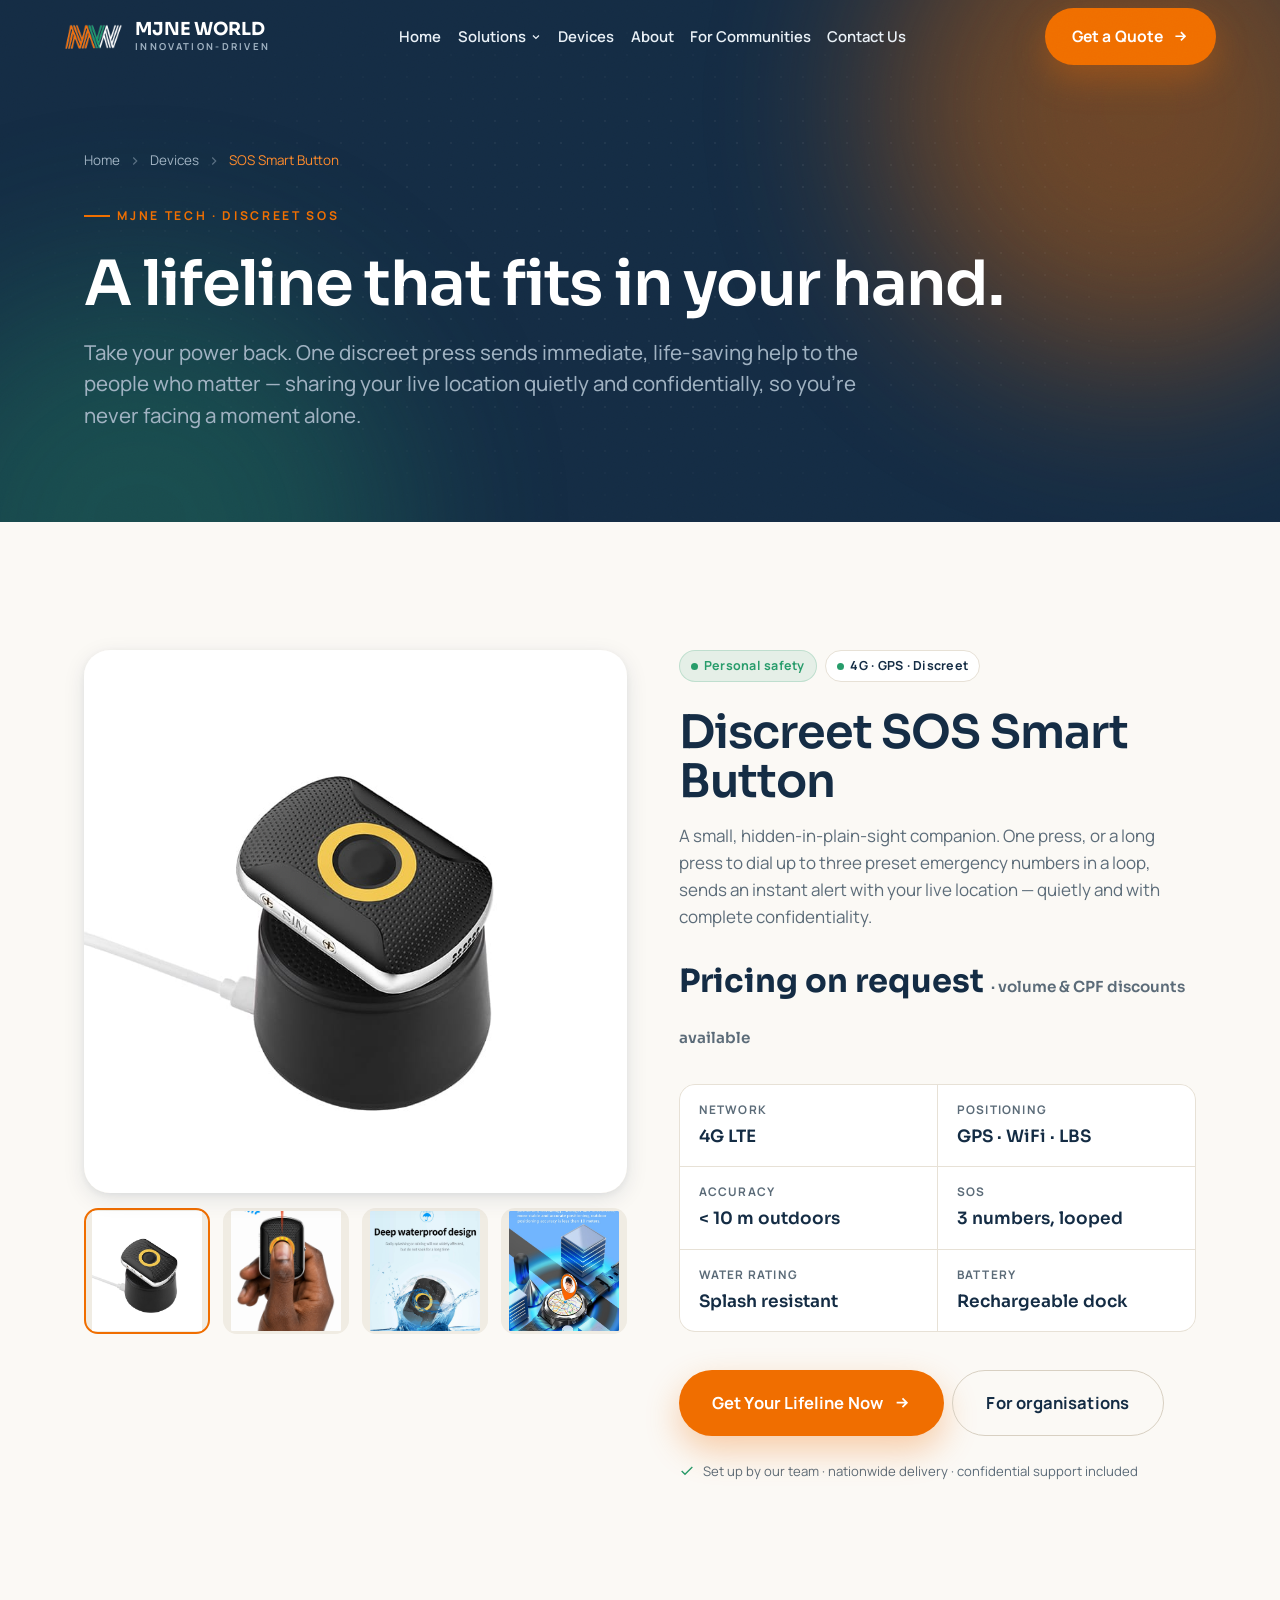
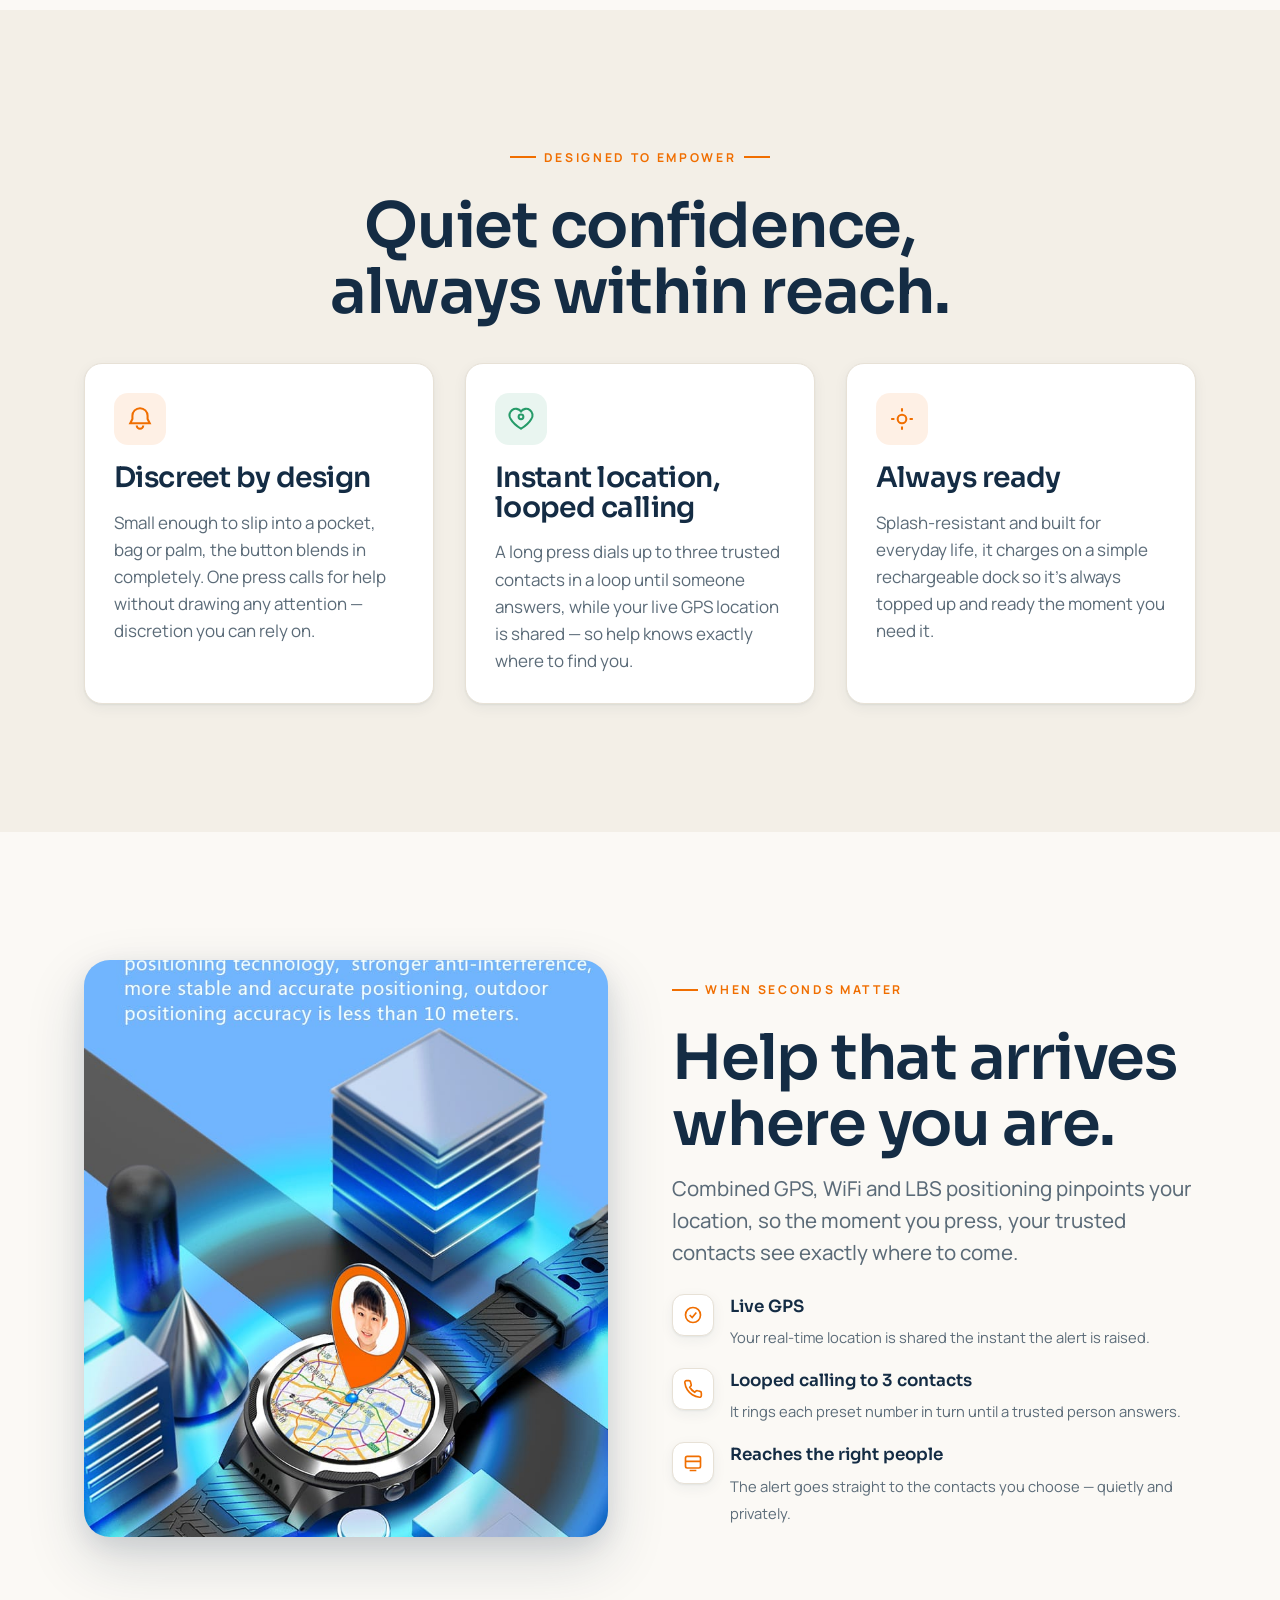
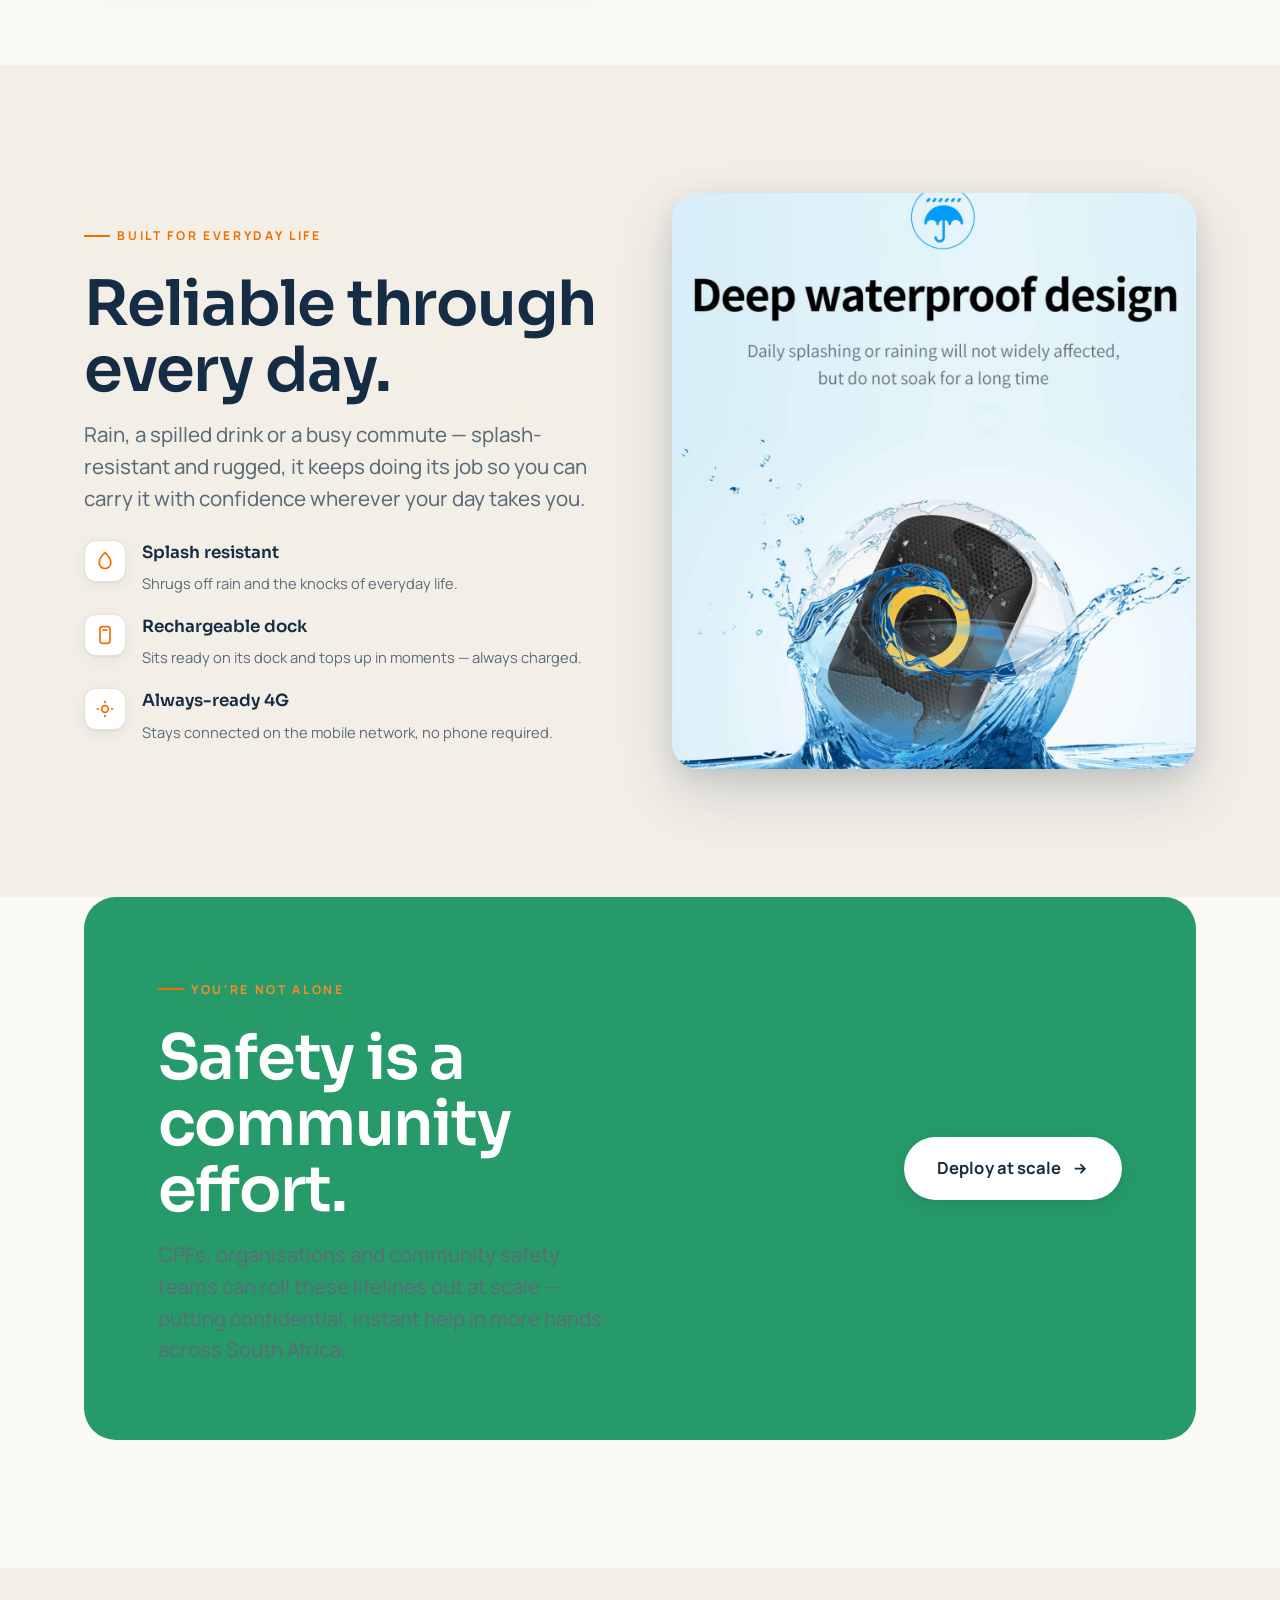
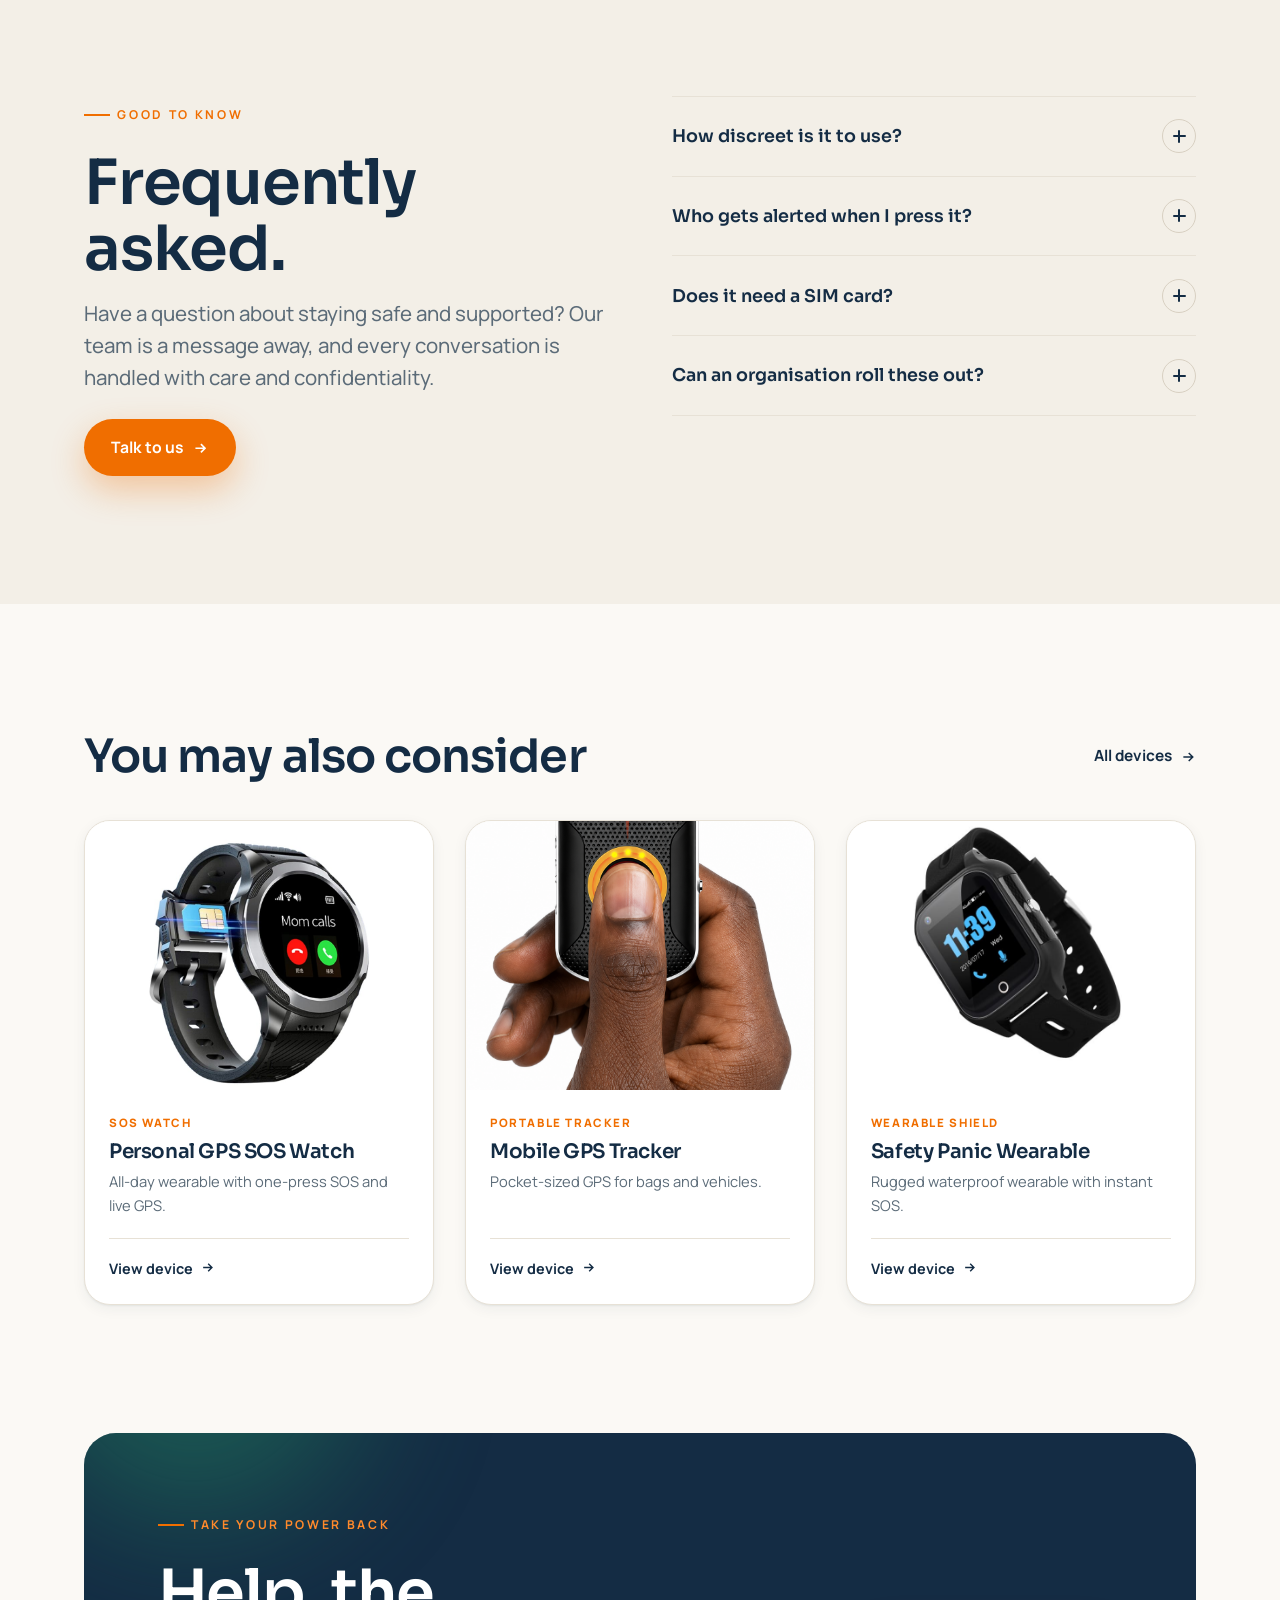
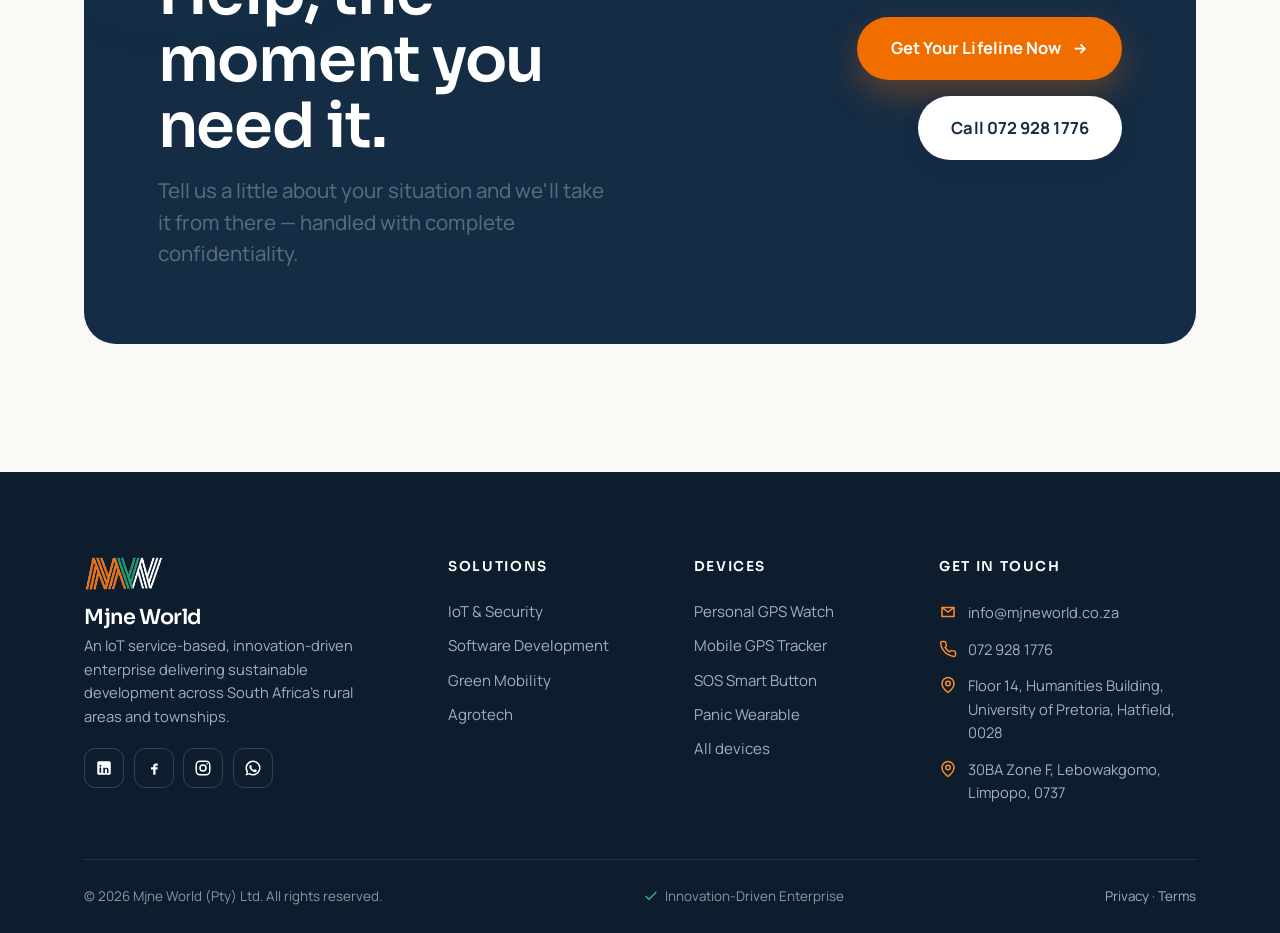
<file: site/smart-button.html>
<!DOCTYPE html>
<html lang="en">
<head>
<meta charset="UTF-8">
<meta name="viewport" content="width=device-width, initial-scale=1.0">
<title>SOS Smart Button | Mjne Tech — Mjne World</title>
<meta name="description" content="A discreet one-press SOS smart button that dials up to three trusted contacts in a loop and shares your live GPS location — quiet, confidential personal safety that puts the power back in your hands.">
<link rel="icon" href="assets/logo.svg" type="image/svg+xml">
<link rel="preconnect" href="https://fonts.googleapis.com">
<link rel="preconnect" href="https://fonts.gstatic.com" crossorigin>
<link href="https://fonts.googleapis.com/css2?family=Sora:wght@400;500;600;700;800&family=Manrope:wght@400;450;500;600;700;800&display=swap" rel="stylesheet">
<link rel="stylesheet" href="css/styles.css">
</head>
<body>

<!-- ===================== HEADER ===================== -->
<header class="site-header header-light">
  <div class="container container-wide">
    <div class="bar">
      <a class="brand" href="index.html" aria-label="Mjne World home">
        <span class="mark" role="img" aria-label="Mjne World"></span>
        <span class="wordmark"><b>MJNE WORLD</b><span>Innovation-Driven</span></span>
      </a>
      <nav class="nav">
        <a href="index.html">Home</a>
        <div class="has-mega">
          <button type="button">Solutions <svg viewBox="0 0 24 24" fill="none" stroke="currentColor" stroke-width="2.5"><path d="m6 9 6 6 6-6"/></svg></button>
          <div class="mega">
            <a href="solutions.html#tech"><span class="ic"><svg viewBox="0 0 24 24" fill="none" stroke="currentColor" stroke-width="1.9"><rect x="6" y="2" width="12" height="20" rx="3"/><path d="M12 18h.01"/></svg></span><span><b>Mjne Tech — IoT &amp; Security</b><small>Smartwatches, SOS buttons &amp; GPS tracking</small></span></a><a href="solutions.html#software"><span class="ic"><svg viewBox="0 0 24 24" fill="none" stroke="currentColor" stroke-width="1.9"><rect x="3" y="4" width="18" height="14" rx="2"/><path d="M7 8h3M7 12h6M7 16h4M3 10h18M8 21h8"/></svg></span><span><b>Mjne Software</b><small>Custom apps, dashboards &amp; platforms</small></span></a>
            <a href="solutions.html#mobility"><span class="ic"><svg viewBox="0 0 24 24" fill="none" stroke="currentColor" stroke-width="1.9"><circle cx="7" cy="17" r="2"/><circle cx="17" cy="17" r="2"/><path d="M5 17H3V9l3-4h8l4 4h2v8h-2M9 17h6"/></svg></span><span><b>Mjne Green Mobility</b><small>Solar golf carts &amp; renewable energy</small></span></a>
            <a href="solutions.html#agrotech"><span class="ic"><svg viewBox="0 0 24 24" fill="none" stroke="currentColor" stroke-width="1.9"><path d="M12 22V12M12 12C12 8 9 5 4 5c0 5 3 7 8 7Zm0-2c0-4 3-7 8-7 0 5-3 7-8 7Z"/></svg></span><span><b>Mjne Agrotech</b><small>Climate-smart hydroponic farming</small></span></a><a href="products.html"><span class="ic"><svg viewBox="0 0 24 24" fill="none" stroke="currentColor" stroke-width="1.9"><path d="M3 3h2l2.4 12.4a2 2 0 0 0 2 1.6h7.7a2 2 0 0 0 2-1.6L22 6H6"/><circle cx="9" cy="20" r="1"/><circle cx="18" cy="20" r="1"/></svg></span><span><b>Shop Devices</b><small>Browse the full IoT catalogue</small></span></a>
          </div>
        </div>
        <a href="products.html">Devices</a>
        <a href="about.html">About</a>
        <a href="cpf.html">For Communities</a>
        <a href="contact.html">Contact Us</a>
</nav>
      <div class="header-actions">
        <a href="contact.html#quote" class="btn header-cta"><span class="cta-long">Get a Quote</span><span class="cta-short">Quote</span> <svg viewBox="0 0 24 24" fill="none" stroke="currentColor" stroke-width="2.4"><path d="M5 12h14M13 6l6 6-6 6"/></svg></a>
        <button class="burger" aria-label="Open menu"><span></span></button>
      </div>
    </div>
  </div>
</header>

<!-- ===================== MOBILE DRAWER ===================== -->
<div class="drawer">
  <div class="scrim"></div>
  <div class="panel">
    <div class="d-head">
      <span class="wordmark" style="line-height:1"><b style="font-family:var(--display);font-weight:700;color:var(--navy);font-size:1.1rem">MJNE WORLD</b></span>
      <button class="d-close" aria-label="Close menu"><svg viewBox="0 0 24 24" width="22" height="22" fill="none" stroke="currentColor" stroke-width="2"><path d="M18 6 6 18M6 6l12 12"/></svg></button>
    </div>
    <a href="contact.html#quote" class="btn btn-block btn-lg d-cta">Get a Quote <svg viewBox="0 0 24 24" fill="none" stroke="currentColor" stroke-width="2.4"><path d="M5 12h14M13 6l6 6-6 6"/></svg></a>
    <nav>
      <a href="index.html">Home</a><a href="solutions.html">Solutions</a><a href="products.html">Devices</a>
      <a href="about.html">About</a><a href="cpf.html">For Communities</a><a href="campus.html">For Campuses</a><a href="contact.html">Contact Us</a>
    </nav>
    <div class="d-foot">
<p class="text-muted" style="margin-top:1.2rem;font-size:.88rem">072 928 1776 · info@mjneworld.co.za</p>
    </div>
  </div>
</div>

<!-- ===================== PAGE HERO ===================== -->
<section class="page-hero">
  <div class="glow g1"></div><div class="glow g2"></div><div class="dot-grid"></div>
  <div class="container inner">
    <nav class="breadcrumb">
      <a href="index.html">Home</a><svg viewBox="0 0 24 24" fill="none" stroke="currentColor" stroke-width="2"><path d="m9 18 6-6-6-6"/></svg>
      <a href="products.html">Devices</a><svg viewBox="0 0 24 24" fill="none" stroke="currentColor" stroke-width="2"><path d="m9 18 6-6-6-6"/></svg>
      <span class="cur">SOS Smart Button</span>
    </nav>
    <span class="kicker">Mjne Tech · Discreet SOS</span>
    <h1 class="h1 mt-3">A lifeline that fits in your hand.</h1>
    <p class="lead">Take your power back. One discreet press sends immediate, life-saving help to the people who matter — sharing your live location quietly and confidentially, so you're never facing a moment alone.</p>
  </div>
</section>

<!-- ===================== PRODUCT ===================== -->
<section class="section bg-paper">
  <div class="container">
    <div class="pd-grid" data-gallery>
      <!-- Gallery -->
      <div class="pd-gallery" data-reveal>
        <div class="main" data-gallery-main><img src="assets/img/tracker-sos-dock.jpg" alt="Discreet SOS Smart Button on its charging dock"></div>
        <div class="pd-thumbs">
          <button class="active"><img src="assets/img/tracker-sos-dock.jpg" alt="SOS button on dock"></button>
          <button><img src="assets/img/tracker-sos-hand.png" alt="Held discreetly in the hand"></button>
          <button><img src="assets/img/graphic-waterproof.jpg" alt="Splash-resistant build"></button>
          <button><img src="assets/img/graphic-gps.jpg" alt="Live GPS location sharing"></button>
        </div>
      </div>

      <!-- Info -->
      <div class="pd-info" data-reveal data-delay="1">
        <div class="flex gap-1 wrap mb-3">
          <span class="pill pill-emerald"><span class="dot"></span>Personal safety</span>
          <span class="pill"><span class="dot"></span>4G · GPS · Discreet</span>
        </div>
        <h2 class="h2">Discreet SOS Smart Button</h2>
        <p class="text-muted mt-2">A small, hidden-in-plain-sight companion. One press, or a long press to dial up to three preset emergency numbers in a loop, sends an instant alert with your live location — quietly and with complete confidentiality.</p>

        <div class="price mt-3">Pricing on request <small>· volume &amp; CPF discounts available</small></div>

        <dl class="pd-spec">
          <div><dt>Network</dt><dd>4G LTE</dd></div>
          <div><dt>Positioning</dt><dd>GPS · WiFi · LBS</dd></div>
          <div><dt>Accuracy</dt><dd>&lt; 10 m outdoors</dd></div>
          <div><dt>SOS</dt><dd>3 numbers, looped</dd></div>
          <div><dt>Water rating</dt><dd>Splash resistant</dd></div>
          <div><dt>Battery</dt><dd>Rechargeable dock</dd></div>
        </dl>

        <div class="flex gap-1 wrap mt-4">
          <a href="contact.html?product=SOS%20Smart%20Button" class="btn btn-lg">Get Your Lifeline Now
            <svg viewBox="0 0 24 24" fill="none" stroke="currentColor" stroke-width="2.4"><path d="M5 12h14M13 6l6 6-6 6"/></svg></a>
          <a href="cpf.html" class="btn btn-ghost btn-lg">For organisations</a>
        </div>
        <p class="form-note mt-3"><svg viewBox="0 0 24 24" fill="none" stroke="currentColor" stroke-width="2"><path d="M20 6 9 17l-5-5"/></svg> Set up by our team · nationwide delivery · confidential support included</p>
      </div>
    </div>
  </div>
</section>

<!-- ===================== FEATURE HIGHLIGHTS ===================== -->
<section class="section bg-sand">
  <div class="container">
    <div class="eyebrow-block center mx-auto" data-reveal>
      <span class="kicker center">Designed to empower</span>
      <h2 class="h1 mt-3">Quiet confidence, always within reach.</h2>
    </div>
    <div class="grid cols-3 mt-4">
      <div class="card" style="padding:1.8rem" data-reveal>
        <div class="d-ic" style="width:52px;height:52px;border-radius:14px;display:grid;place-items:center;background:rgba(240,110,0,.1);color:var(--orange);margin-bottom:1.1rem"><svg viewBox="0 0 24 24" width="26" height="26" fill="none" stroke="currentColor" stroke-width="1.9"><path d="M12 2a7 7 0 0 0-7 7v3l-2 4h18l-2-4V9a7 7 0 0 0-7-7Z"/><path d="M9 18a3 3 0 0 0 6 0"/></svg></div>
        <h3 class="h3">Discreet by design</h3>
        <p class="text-muted mt-2">Small enough to slip into a pocket, bag or palm, the button blends in completely. One press calls for help without drawing any attention — discretion you can rely on.</p>
      </div>
      <div class="card" style="padding:1.8rem" data-reveal data-delay="1">
        <div class="d-ic" style="width:52px;height:52px;border-radius:14px;display:grid;place-items:center;background:rgba(38,155,105,.1);color:var(--emerald);margin-bottom:1.1rem"><svg viewBox="0 0 24 24" width="26" height="26" fill="none" stroke="currentColor" stroke-width="1.9"><path d="M12 21s-7-4.4-9.5-9A5.5 5.5 0 0 1 12 5a5.5 5.5 0 0 1 9.5 7c-2.5 4.6-9.5 9-9.5 9Z"/><circle cx="12" cy="10" r="2.2"/></svg></div>
        <h3 class="h3">Instant location, looped calling</h3>
        <p class="text-muted mt-2">A long press dials up to three trusted contacts in a loop until someone answers, while your live GPS location is shared — so help knows exactly where to find you.</p>
      </div>
      <div class="card" style="padding:1.8rem" data-reveal data-delay="2">
        <div class="d-ic" style="width:52px;height:52px;border-radius:14px;display:grid;place-items:center;background:rgba(240,110,0,.1);color:var(--orange);margin-bottom:1.1rem"><svg viewBox="0 0 24 24" width="26" height="26" fill="none" stroke="currentColor" stroke-width="1.9"><path d="M12 2v3M12 19v3M2 12h3M19 12h3"/><circle cx="12" cy="12" r="4"/></svg></div>
        <h3 class="h3">Always ready</h3>
        <p class="text-muted mt-2">Splash-resistant and built for everyday life, it charges on a simple rechargeable dock so it's always topped up and ready the moment you need it.</p>
      </div>
    </div>
  </div>
</section>

<!-- ===================== SPLIT: ACCURACY GRAPHIC ===================== -->
<section class="section bg-paper">
  <div class="container">
    <div class="split">
      <div class="split-media" data-reveal>
        <div class="media-frame" style="aspect-ratio:4/4.4"><img src="assets/img/graphic-gps.jpg" alt="Fast, accurate live location sharing"></div>
      </div>
      <div class="split-text" data-reveal data-delay="1">
        <span class="kicker">When seconds matter</span>
        <h2 class="h1 mt-3">Help that arrives where you are.</h2>
        <p class="lead mt-2">Combined GPS, WiFi and LBS positioning pinpoints your location, so the moment you press, your trusted contacts see exactly where to come.</p>
        <ul class="feature-list">
          <li><span class="fic"><svg viewBox="0 0 24 24" fill="none" stroke="currentColor" stroke-width="2"><circle cx="12" cy="12" r="9"/><path d="m8 12 3 3 5-6"/></svg></span><div><b>Live GPS</b><span>Your real-time location is shared the instant the alert is raised.</span></div></li>
          <li><span class="fic"><svg viewBox="0 0 24 24" fill="none" stroke="currentColor" stroke-width="2"><path d="M22 16.9v3a2 2 0 0 1-2.2 2 19.8 19.8 0 0 1-8.6-3 19.5 19.5 0 0 1-6-6 19.8 19.8 0 0 1-3-8.6A2 2 0 0 1 4.1 2h3a2 2 0 0 1 2 1.7c.1 1 .4 1.9.7 2.8a2 2 0 0 1-.5 2.1L8.1 9.9a16 16 0 0 0 6 6l1.3-1.3a2 2 0 0 1 2.1-.4c.9.3 1.8.5 2.8.6a2 2 0 0 1 1.7 2.1Z"/></svg></span><div><b>Looped calling to 3 contacts</b><span>It rings each preset number in turn until a trusted person answers.</span></div></li>
          <li><span class="fic"><svg viewBox="0 0 24 24" fill="none" stroke="currentColor" stroke-width="2"><rect x="3" y="4" width="18" height="14" rx="2"/><path d="M3 10h18M8 21h8"/></svg></span><div><b>Reaches the right people</b><span>The alert goes straight to the contacts you choose — quietly and privately.</span></div></li>
        </ul>
      </div>
    </div>
  </div>
</section>

<!-- ===================== SPLIT: WATERPROOF GRAPHIC ===================== -->
<section class="section bg-sand">
  <div class="container">
    <div class="split reverse">
      <div class="split-media" data-reveal>
        <div class="media-frame" style="aspect-ratio:4/4.4"><img src="assets/img/graphic-waterproof.jpg" alt="Rugged, splash-resistant everyday reliability"></div>
      </div>
      <div class="split-text" data-reveal data-delay="1">
        <span class="kicker">Built for everyday life</span>
        <h2 class="h1 mt-3">Reliable through every day.</h2>
        <p class="lead mt-2">Rain, a spilled drink or a busy commute — splash-resistant and rugged, it keeps doing its job so you can carry it with confidence wherever your day takes you.</p>
        <ul class="feature-list">
          <li><span class="fic"><svg viewBox="0 0 24 24" fill="none" stroke="currentColor" stroke-width="2"><path d="M12 2s7 6.5 7 12a7 7 0 0 1-14 0c0-5.5 7-12 7-12Z"/></svg></span><div><b>Splash resistant</b><span>Shrugs off rain and the knocks of everyday life.</span></div></li>
          <li><span class="fic"><svg viewBox="0 0 24 24" fill="none" stroke="currentColor" stroke-width="2"><rect x="6" y="2" width="12" height="20" rx="3"/><path d="M9 6h6"/></svg></span><div><b>Rechargeable dock</b><span>Sits ready on its dock and tops up in moments — always charged.</span></div></li>
          <li><span class="fic"><svg viewBox="0 0 24 24" fill="none" stroke="currentColor" stroke-width="2"><path d="M12 2v3M12 19v3M2 12h3M19 12h3"/><circle cx="12" cy="12" r="4"/></svg></span><div><b>Always-ready 4G</b><span>Stays connected on the mobile network, no phone required.</span></div></li>
        </ul>
      </div>
    </div>
  </div>
</section>

<!-- ===================== SUPPORT BAND ===================== -->
<section class="section bg-paper" style="padding-top:0">
  <div class="container">
    <div class="cta-banner" data-reveal style="background:var(--emerald)">
      <div class="glow g1"></div><div class="glow g2"></div>
      <div class="inner split" style="align-items:center">
        <div class="on-dark">
          <span class="kicker">You're not alone</span>
          <h2 class="h1 mt-3" style="color:#fff">Safety is a community effort.</h2>
          <p class="lead mt-2">CPFs, organisations and community safety teams can roll these lifelines out at scale — putting confidential, instant help in more hands across South Africa.</p>
        </div>
        <div class="flex wrap gap-2" style="justify-content:flex-end">
          <a href="cpf.html" class="btn btn-light btn-lg">Deploy at scale <svg viewBox="0 0 24 24" fill="none" stroke="currentColor" stroke-width="2.4"><path d="M5 12h14M13 6l6 6-6 6"/></svg></a>
        </div>
      </div>
    </div>
  </div>
</section>

<!-- ===================== FAQ ===================== -->
<section class="section bg-sand">
  <div class="container">
    <div class="split" style="align-items:start">
      <div data-reveal>
        <span class="kicker">Good to know</span>
        <h2 class="h1 mt-3">Frequently asked.</h2>
        <p class="lead mt-2 measure">Have a question about staying safe and supported? Our team is a message away, and every conversation is handled with care and confidentiality.</p>
        <a href="contact.html" class="btn mt-3">Talk to us <svg viewBox="0 0 24 24" fill="none" stroke="currentColor" stroke-width="2.4"><path d="M5 12h14M13 6l6 6-6 6"/></svg></a>
      </div>
      <div class="accordion" data-reveal data-delay="1">
        <div class="acc-item"><button class="acc-q">How discreet is it to use?<span class="pm"></span></button><div class="acc-a"><div class="inner">Very. The button is small and unremarkable, designed to be carried hidden in plain sight. A single quiet press is all it takes to raise the alarm — no screen, no noise and no obvious signal that you've called for help.</div></div></div>
        <div class="acc-item"><button class="acc-q">Who gets alerted when I press it?<span class="pm"></span></button><div class="acc-a"><div class="inner">Only the people you choose. A long press dials up to three preset emergency numbers in a loop until one of your trusted contacts answers, and shares your live GPS location with them — privately and directly.</div></div></div>
        <div class="acc-item"><button class="acc-q">Does it need a SIM card?<span class="pm"></span></button><div class="acc-a"><div class="inner">Yes — it uses a standard SIM on a local 4G network so it works on its own, with no phone required. We can supply and set up the SIM for you, or you can use your own.</div></div></div>
        <div class="acc-item"><button class="acc-q">Can an organisation roll these out?<span class="pm"></span></button><div class="acc-a"><div class="inner">Absolutely. CPFs, employers and community safety organisations can deploy these buttons at scale with volume pricing and dedicated support. Visit our <a href="cpf.html">For Communities</a> page or get in touch to discuss a rollout.</div></div></div>
      </div>
    </div>
  </div>
</section>

<!-- ===================== RELATED ===================== -->
<section class="section bg-paper">
  <div class="container">
    <div class="flex items-center wrap gap-2 mb-4" style="justify-content:space-between" data-reveal>
      <h2 class="h2">You may also consider</h2>
      <a href="products.html" class="link-arrow">All devices <svg viewBox="0 0 24 24" fill="none" stroke="currentColor" stroke-width="2.2"><path d="M5 12h14M13 6l6 6-6 6"/></svg></a>
    </div>
    <div class="grid cols-3">
      <a class="product" href="sos-watch.html" data-reveal>
        <div class="p-media"><img src="assets/img/watch-round-sim.jpg" alt="Personal GPS SOS Watch"></div>
        <div class="p-body"><span class="p-cat">SOS Watch</span><h3>Personal GPS SOS Watch</h3><p class="p-desc">All-day wearable with one-press SOS and live GPS.</p><div class="p-foot"><span class="link-arrow">View device <svg viewBox="0 0 24 24" fill="none" stroke="currentColor" stroke-width="2.2"><path d="M5 12h14M13 6l6 6-6 6"/></svg></span></div></div>
      </a>
      <a class="product" href="gps-tracker.html" data-reveal data-delay="1">
        <div class="p-media"><img src="assets/img/tracker-sos-hand.png" alt="Mobile GPS Tracker"></div>
        <div class="p-body"><span class="p-cat">Portable Tracker</span><h3>Mobile GPS Tracker</h3><p class="p-desc">Pocket-sized GPS for bags and vehicles.</p><div class="p-foot"><span class="link-arrow">View device <svg viewBox="0 0 24 24" fill="none" stroke="currentColor" stroke-width="2.2"><path d="M5 12h14M13 6l6 6-6 6"/></svg></span></div></div>
      </a>
      <a class="product" href="panic-wearable.html" data-reveal data-delay="2">
        <div class="p-media"><img src="assets/img/watch-sos-square.jpg" alt="Panic Wearable"></div>
        <div class="p-body"><span class="p-cat">Wearable Shield</span><h3>Safety Panic Wearable</h3><p class="p-desc">Rugged waterproof wearable with instant SOS.</p><div class="p-foot"><span class="link-arrow">View device <svg viewBox="0 0 24 24" fill="none" stroke="currentColor" stroke-width="2.2"><path d="M5 12h14M13 6l6 6-6 6"/></svg></span></div></div>
      </a>
    </div>
  </div>
</section>

<!-- ===================== CTA ===================== -->
<section class="section bg-paper" style="padding-top:0">
  <div class="container">
    <div class="cta-banner" data-reveal>
      <div class="glow g1"></div><div class="glow g2"></div>
      <div class="inner split" style="align-items:center">
        <div class="on-dark">
          <span class="kicker">Take your power back</span>
          <h2 class="h1 mt-3" style="color:#fff">Help, the moment you need it.</h2>
          <p class="lead mt-2">Tell us a little about your situation and we'll take it from there — handled with complete confidentiality.</p>
        </div>
        <div class="flex wrap gap-2" style="justify-content:flex-end">
          <a href="contact.html?product=SOS%20Smart%20Button" class="btn btn-lg">Get Your Lifeline Now <svg viewBox="0 0 24 24" fill="none" stroke="currentColor" stroke-width="2.4"><path d="M5 12h14M13 6l6 6-6 6"/></svg></a>
          <a href="tel:0729281776" class="btn btn-light btn-lg">Call 072 928 1776</a>
        </div>
      </div>
    </div>
  </div>
</section>

<!-- ===================== FOOTER ===================== -->
<footer class="site-footer">
  <div class="container">
    <div class="f-top">
      <div class="f-brand">
        <span class="mark" role="img" aria-label="Mjne World"></span>
        <h4 style="color:#fff;font-size:1.3rem">Mjne World</h4>
        <p>An IoT service-based, innovation-driven enterprise delivering sustainable development across South Africa's rural areas and townships.</p>
        <div class="f-social">
          <a href="#" aria-label="LinkedIn"><svg viewBox="0 0 24 24" fill="currentColor"><path d="M19 3a2 2 0 0 1 2 2v14a2 2 0 0 1-2 2H5a2 2 0 0 1-2-2V5a2 2 0 0 1 2-2h14M8.3 18.3v-7H6v7h2.3M7.1 10.2a1.3 1.3 0 1 0 0-2.6 1.3 1.3 0 0 0 0 2.6M18 18.3v-3.8c0-2-1.1-3-2.6-3-1.2 0-1.8.7-2.1 1.2v-1H11v7h2.3v-3.9c0-1 .2-1.9 1.4-1.9s1.2 1.1 1.2 2v3.8H18Z"/></svg></a>
          <a href="#" aria-label="Facebook"><svg viewBox="0 0 24 24" fill="currentColor"><path d="M14 9h3V6h-3c-1.7 0-3 1.3-3 3v2H8v3h3v7h3v-7h2.5l.5-3H14V9.5c0-.3.2-.5.5-.5H14Z"/></svg></a>
          <a href="#" aria-label="Instagram"><svg viewBox="0 0 24 24" fill="none" stroke="currentColor" stroke-width="2"><rect x="3" y="3" width="18" height="18" rx="5"/><circle cx="12" cy="12" r="4"/><circle cx="17.5" cy="6.5" r="1" fill="currentColor" stroke="none"/></svg></a>
          <a href="#" aria-label="WhatsApp"><svg viewBox="0 0 24 24" fill="currentColor"><path d="M12 2a10 10 0 0 0-8.5 15.2L2 22l4.9-1.4A10 10 0 1 0 12 2Zm0 18a8 8 0 0 1-4-1.1l-.3-.2-2.9.8.8-2.8-.2-.3A8 8 0 1 1 12 20Zm4.4-5.6c-.2-.1-1.4-.7-1.6-.8s-.4-.1-.5.1l-.7.9c-.1.2-.3.2-.5.1a6.5 6.5 0 0 1-3.2-2.8c-.2-.4.2-.4.6-1.2a.4.4 0 0 0 0-.4l-.8-1.8c-.2-.5-.4-.4-.5-.4h-.5a.9.9 0 0 0-.7.3 2.8 2.8 0 0 0-.9 2.1c0 1.2.9 2.4 1 2.6s1.7 2.7 4.2 3.8c1.6.7 2.2.7 3 .6a2.5 2.5 0 0 0 1.6-1.2c.2-.5.2-.9.1-1z"/></svg></a>
        </div>
      </div>
      <div><h5>Solutions</h5><div class="f-links">
        <a href="solutions.html#tech">IoT &amp; Security</a><a href="solutions.html#software">Software Development</a><a href="solutions.html#mobility">Green Mobility</a><a href="solutions.html#agrotech">Agrotech</a></div></div>
      <div><h5>Devices</h5><div class="f-links">
        <a href="sos-watch.html">Personal GPS Watch</a><a href="gps-tracker.html">Mobile GPS Tracker</a><a href="smart-button.html">SOS Smart Button</a><a href="panic-wearable.html">Panic Wearable</a><a href="products.html">All devices</a></div></div>
      <div><h5>Get in touch</h5>
        <ul class="f-contact">
          <li><svg viewBox="0 0 24 24" fill="none" stroke="currentColor" stroke-width="2"><path d="m4 6 8 6 8-6M4 6h16v12H4z"/></svg><a href="mailto:info@mjneworld.co.za">info@mjneworld.co.za</a></li>
          <li><svg viewBox="0 0 24 24" fill="none" stroke="currentColor" stroke-width="2"><path d="M22 16.9v3a2 2 0 0 1-2.2 2 19.8 19.8 0 0 1-8.6-3 19.5 19.5 0 0 1-6-6 19.8 19.8 0 0 1-3-8.6A2 2 0 0 1 4.1 2h3a2 2 0 0 1 2 1.7c.1 1 .4 1.9.7 2.8a2 2 0 0 1-.5 2.1L8.1 9.9a16 16 0 0 0 6 6l1.3-1.3a2 2 0 0 1 2.1-.4c.9.3 1.8.5 2.8.6a2 2 0 0 1 1.7 2.1Z"/></svg><a href="tel:0729281776">072 928 1776</a></li>
          <li><svg viewBox="0 0 24 24" fill="none" stroke="currentColor" stroke-width="2"><path d="M20 10c0 6-8 12-8 12s-8-6-8-12a8 8 0 0 1 16 0Z"/><circle cx="12" cy="10" r="3"/></svg><span>Floor 14, Humanities Building, University of Pretoria, Hatfield, 0028</span></li>
          <li><svg viewBox="0 0 24 24" fill="none" stroke="currentColor" stroke-width="2"><path d="M20 10c0 6-8 12-8 12s-8-6-8-12a8 8 0 0 1 16 0Z"/><circle cx="12" cy="10" r="3"/></svg><span>30BA Zone F, Lebowakgomo, Limpopo, 0737</span></li>
        </ul>
      </div>
    </div>
    <div class="f-bottom">
      <span>© <span data-year>2026</span> Mjne World (Pty) Ltd. All rights reserved.</span>
      <span class="f-badge"><svg viewBox="0 0 24 24" width="16" height="16" fill="none" stroke="var(--emerald-soft)" stroke-width="2"><path d="M20 6 9 17l-5-5"/></svg> Innovation-Driven Enterprise</span>
      <span><a href="#">Privacy</a> · <a href="#">Terms</a></span>
    </div>
  </div>
</footer>

<script src="js/main.js"></script>
</body>
</html>
</file>
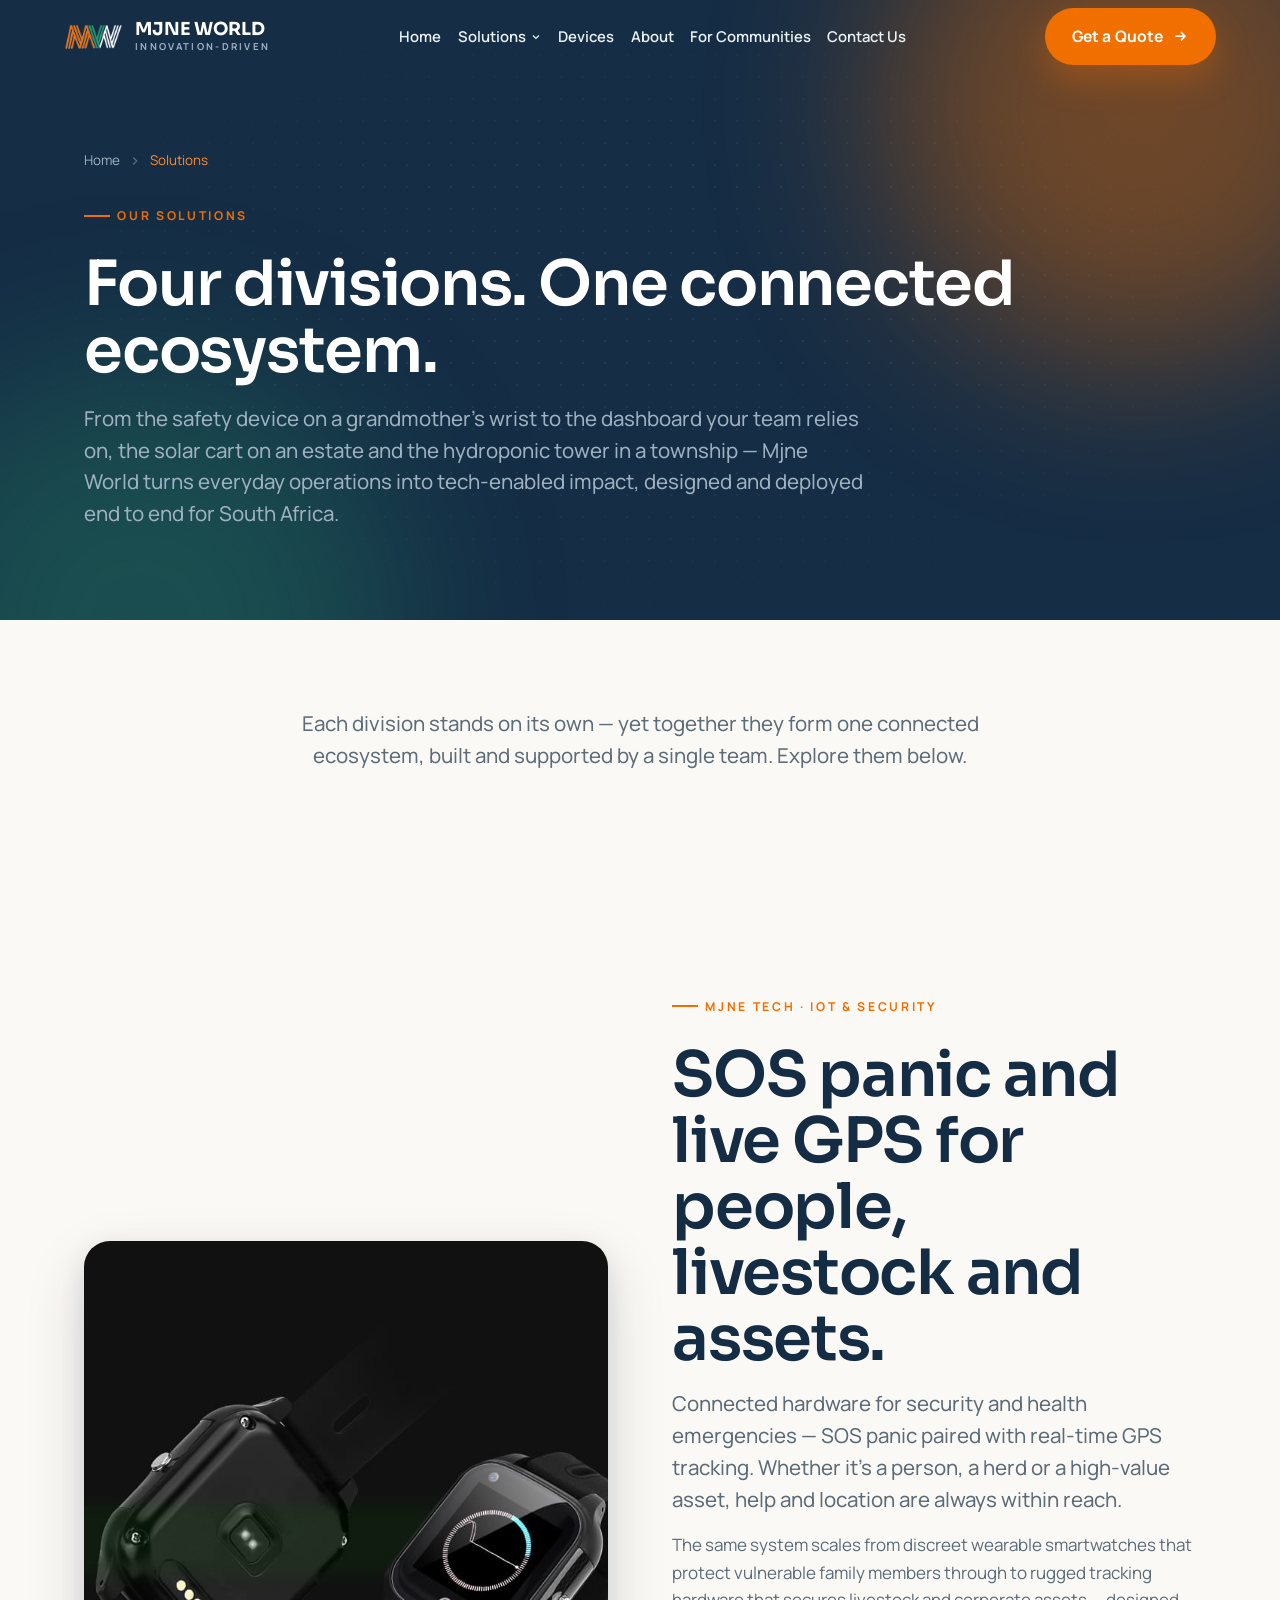
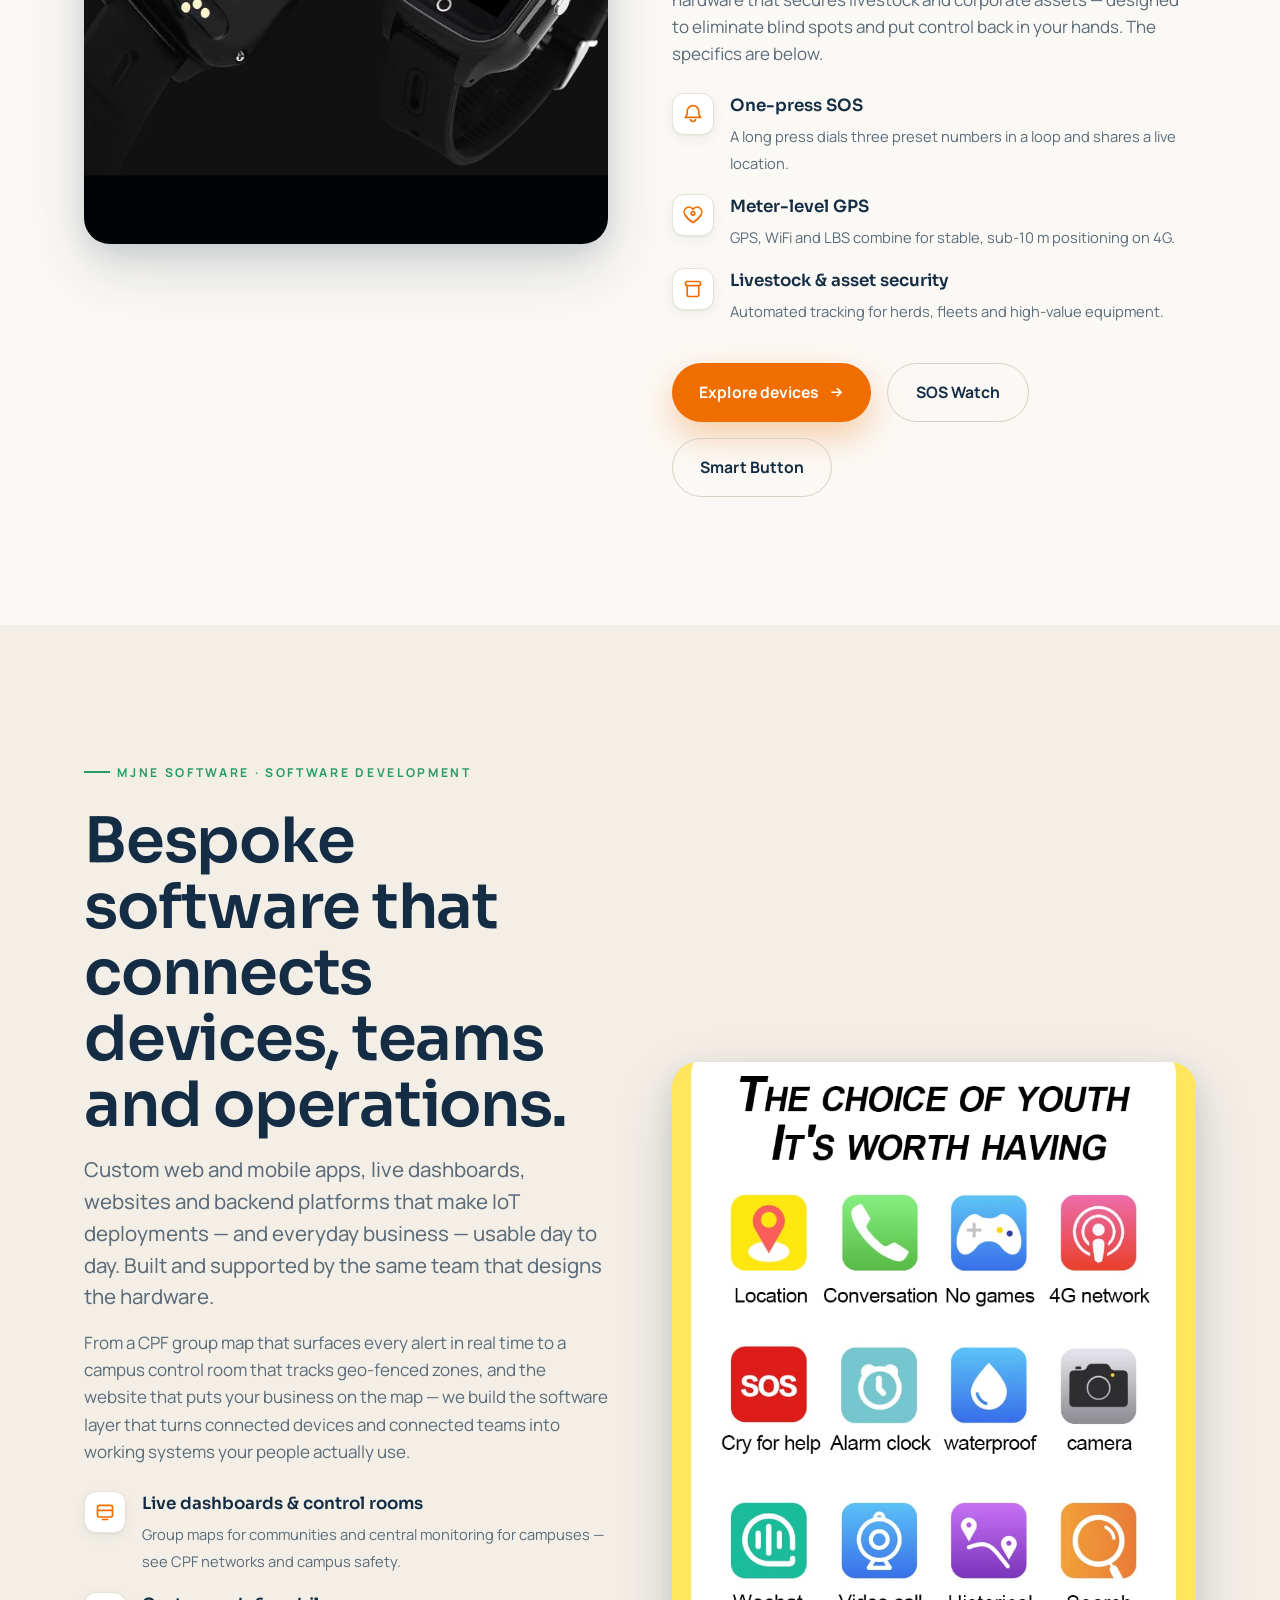
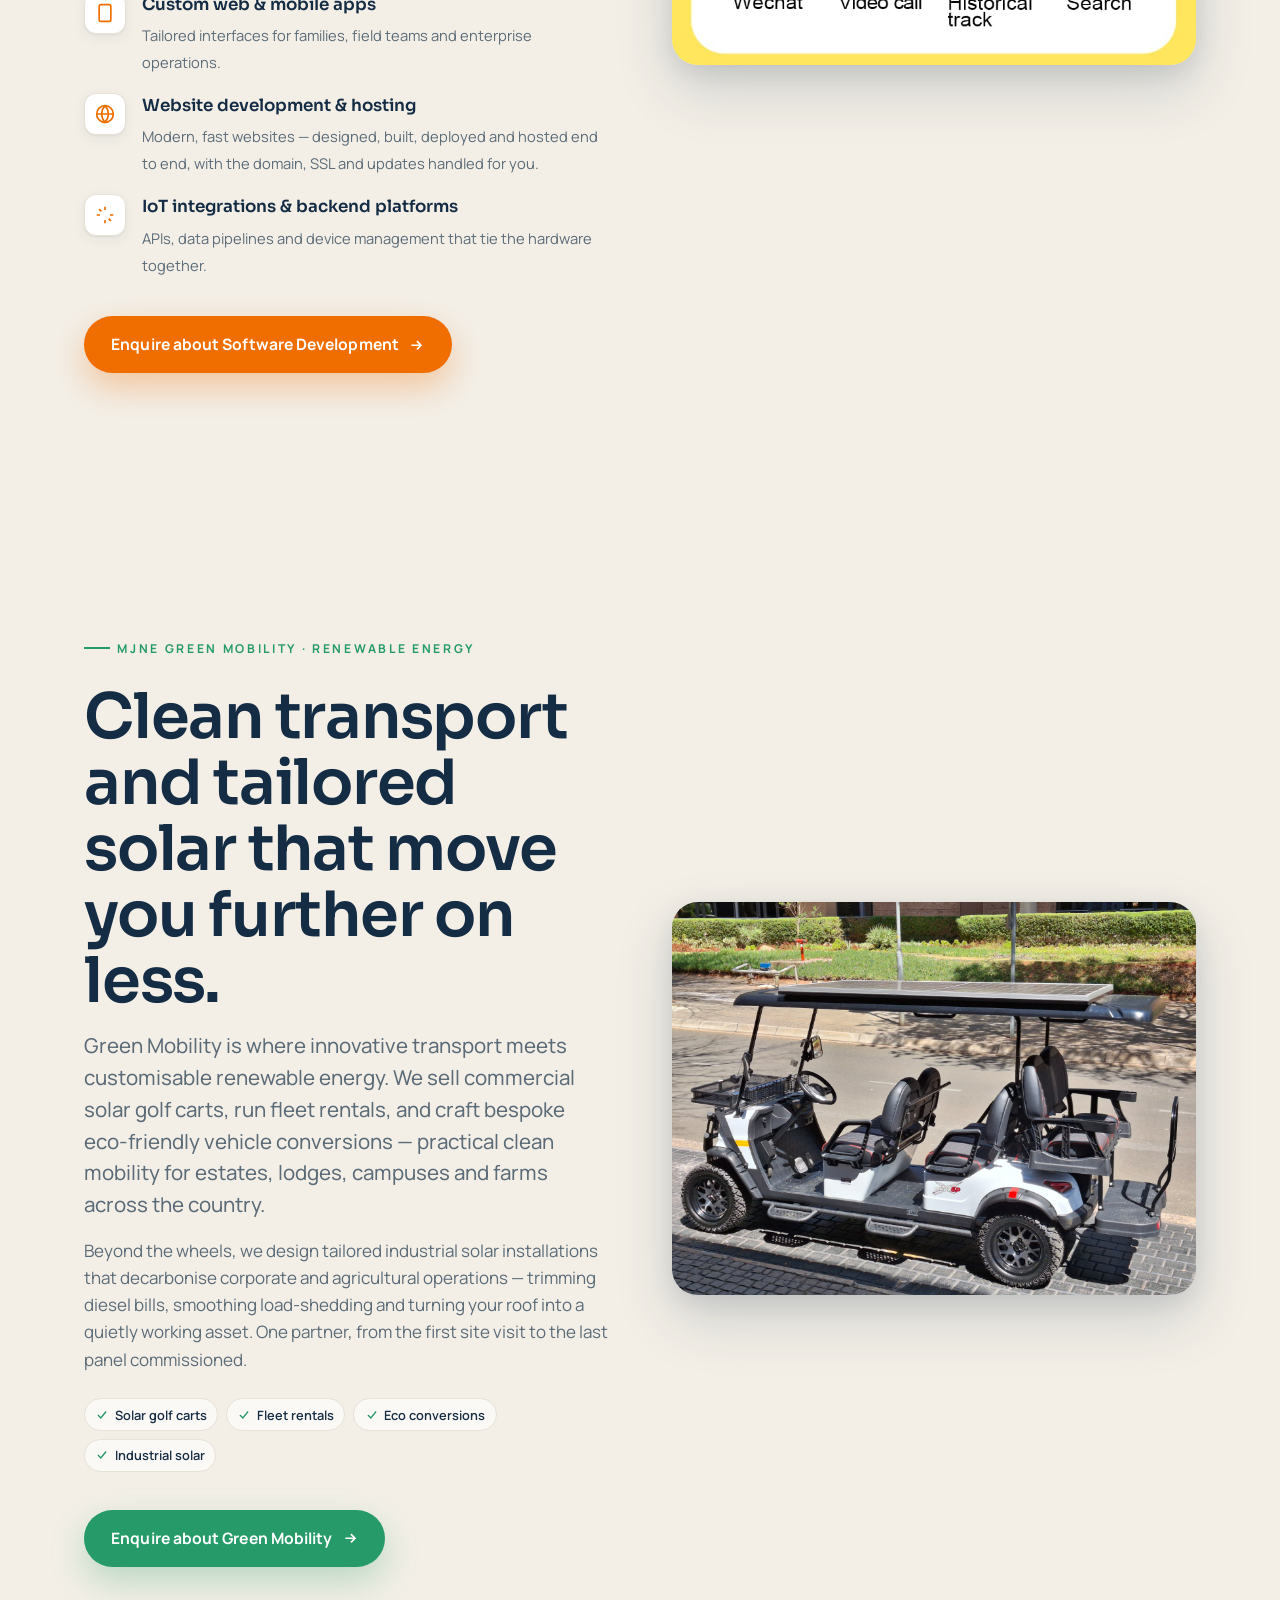
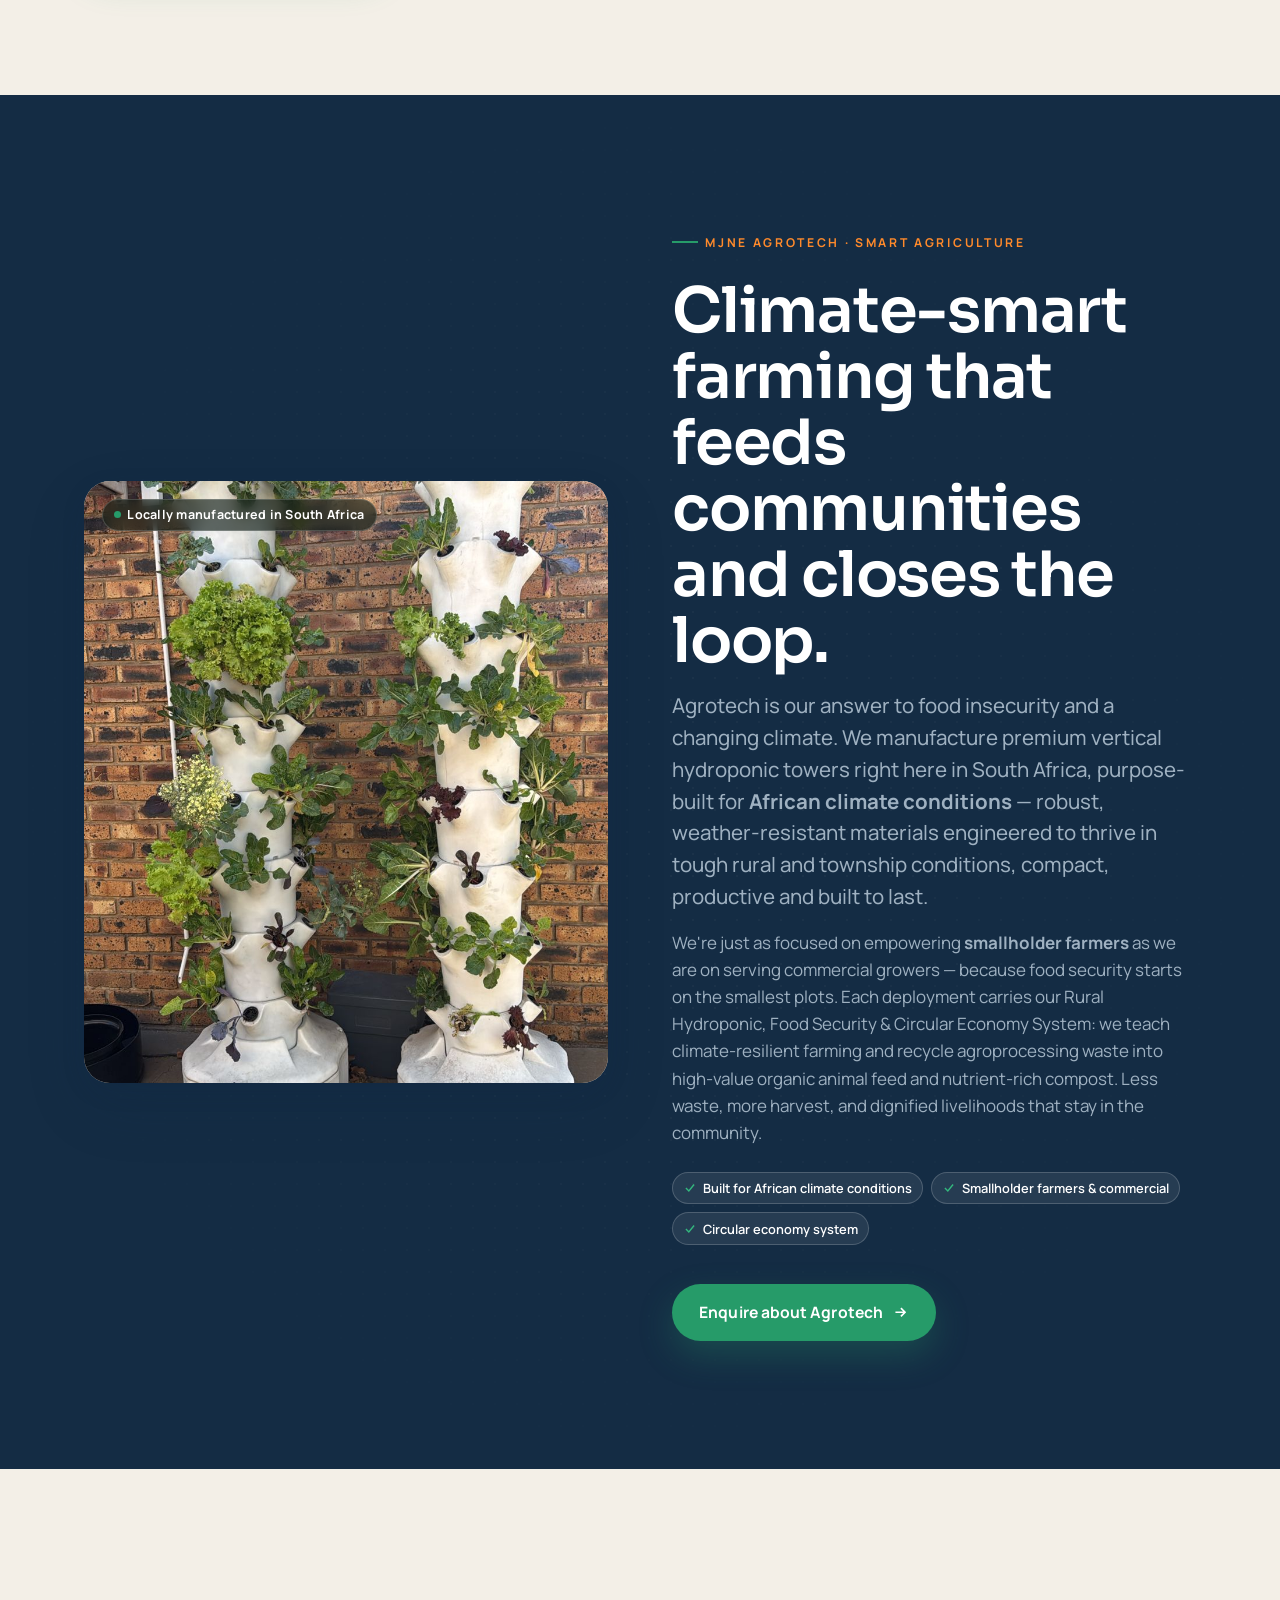
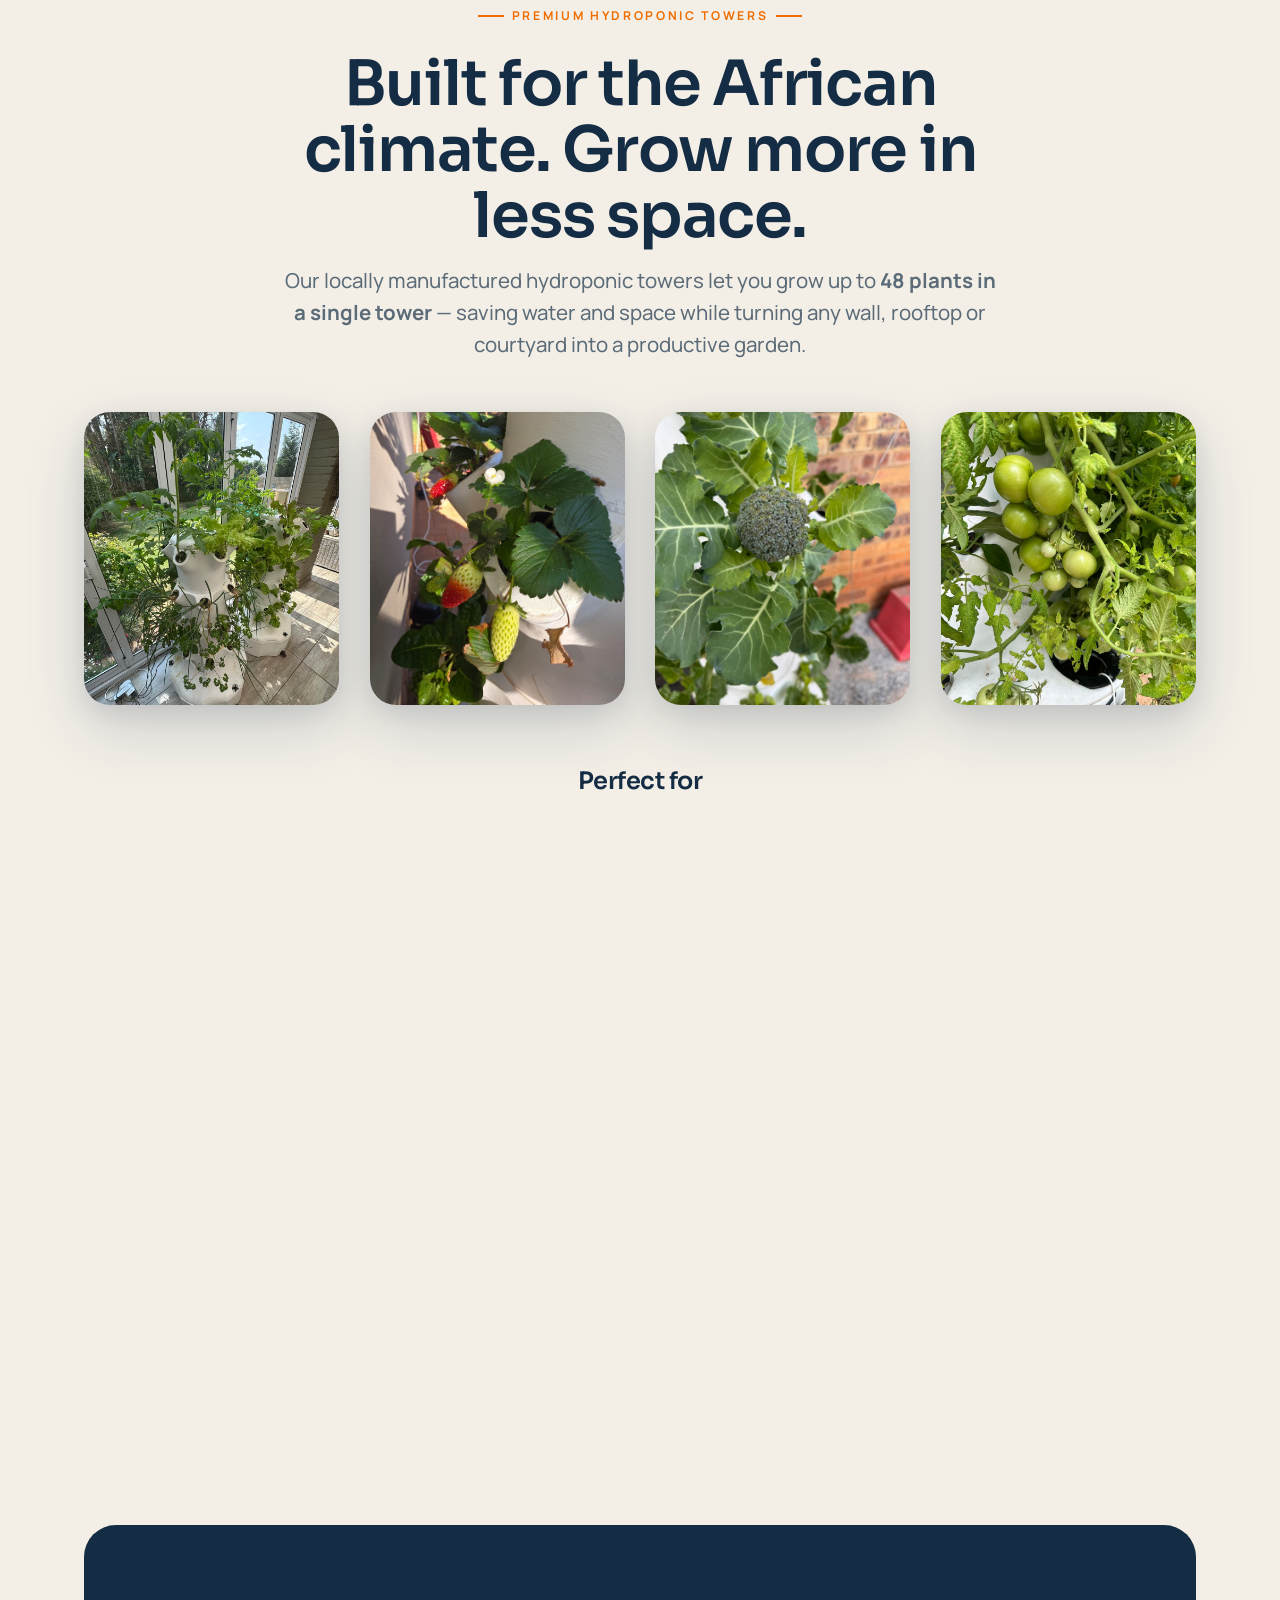
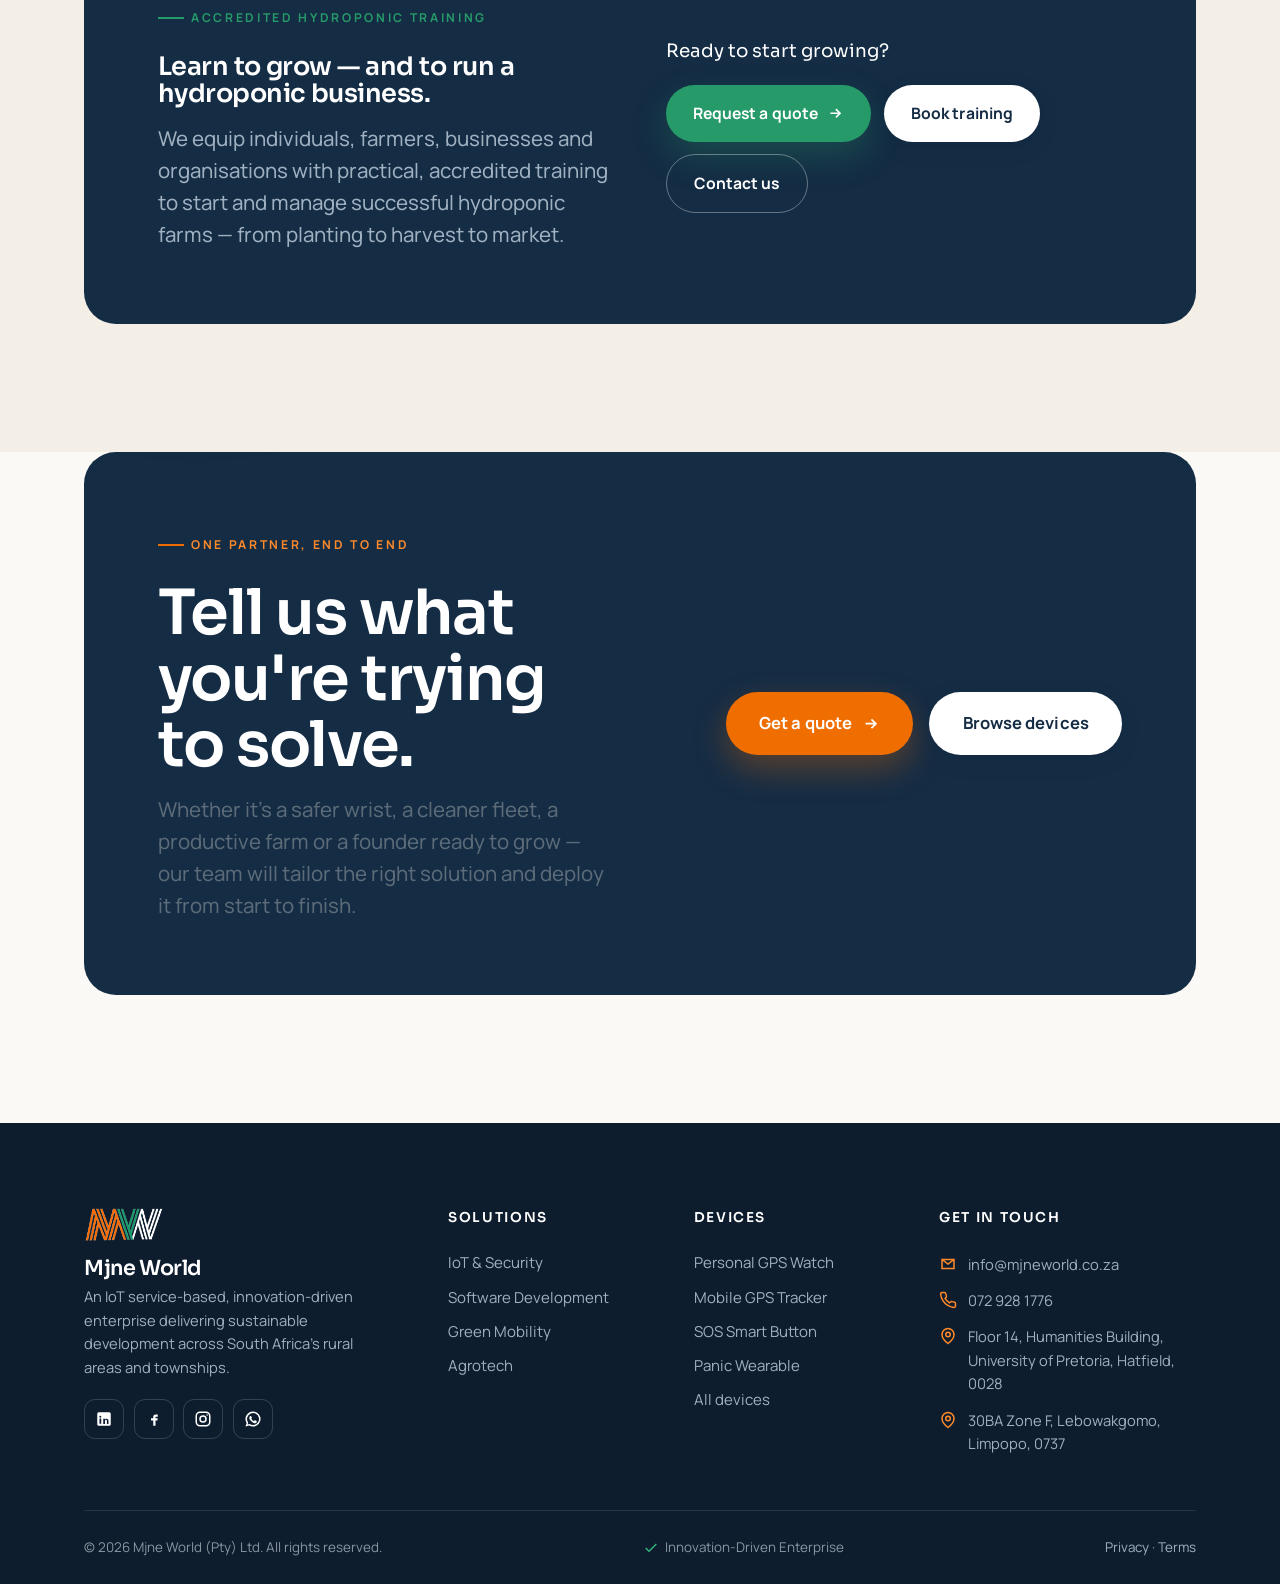
<file: site/solutions.html>
<!DOCTYPE html>
<html lang="en">
<head>
<meta charset="UTF-8">
<meta name="viewport" content="width=device-width, initial-scale=1.0">
<title>Solutions — Four Divisions, One Ecosystem | Mjne World</title>
<meta name="description" content="Explore Mjne World's four divisions — IoT safety and security, software development, solar green mobility and climate-smart agrotech — built and supported end to end for South Africa.">
<meta property="og:title" content="Mjne World Solutions — Four Divisions, One Ecosystem">
<meta property="og:description" content="Smart IoT safety, custom software, solar mobility and climate-smart agriculture, delivered end to end across South Africa.">
<meta property="og:type" content="website">
<link rel="icon" href="assets/logo.svg" type="image/svg+xml">
<link rel="preconnect" href="https://fonts.googleapis.com">
<link rel="preconnect" href="https://fonts.gstatic.com" crossorigin>
<link href="https://fonts.googleapis.com/css2?family=Sora:wght@400;500;600;700;800&family=Manrope:wght@400;450;500;600;700;800&display=swap" rel="stylesheet">
<link rel="stylesheet" href="css/styles.css">
</head>
<body>

<!-- ===================== HEADER ===================== -->
<header class="site-header header-light">
  <div class="container container-wide">
    <div class="bar">
      <a class="brand" href="index.html" aria-label="Mjne World home">
        <span class="mark" role="img" aria-label="Mjne World"></span>
        <span class="wordmark"><b>MJNE WORLD</b><span>Innovation-Driven</span></span>
      </a>
      <nav class="nav">
        <a href="index.html">Home</a>
        <div class="has-mega">
          <button type="button">Solutions <svg viewBox="0 0 24 24" fill="none" stroke="currentColor" stroke-width="2.5"><path d="m6 9 6 6 6-6"/></svg></button>
          <div class="mega">
            <a href="solutions.html#tech"><span class="ic"><svg viewBox="0 0 24 24" fill="none" stroke="currentColor" stroke-width="1.9"><rect x="6" y="2" width="12" height="20" rx="3"/><path d="M12 18h.01"/></svg></span><span><b>Mjne Tech — IoT &amp; Security</b><small>Smartwatches, SOS buttons &amp; GPS tracking</small></span></a><a href="solutions.html#software"><span class="ic"><svg viewBox="0 0 24 24" fill="none" stroke="currentColor" stroke-width="1.9"><rect x="3" y="4" width="18" height="14" rx="2"/><path d="M7 8h3M7 12h6M7 16h4M3 10h18M8 21h8"/></svg></span><span><b>Mjne Software</b><small>Custom apps, dashboards &amp; platforms</small></span></a>
            <a href="solutions.html#mobility"><span class="ic"><svg viewBox="0 0 24 24" fill="none" stroke="currentColor" stroke-width="1.9"><circle cx="7" cy="17" r="2"/><circle cx="17" cy="17" r="2"/><path d="M5 17H3V9l3-4h8l4 4h2v8h-2M9 17h6"/></svg></span><span><b>Mjne Green Mobility</b><small>Solar golf carts &amp; renewable energy</small></span></a>
            <a href="solutions.html#agrotech"><span class="ic"><svg viewBox="0 0 24 24" fill="none" stroke="currentColor" stroke-width="1.9"><path d="M12 22V12M12 12C12 8 9 5 4 5c0 5 3 7 8 7Zm0-2c0-4 3-7 8-7 0 5-3 7-8 7Z"/></svg></span><span><b>Mjne Agrotech</b><small>Climate-smart hydroponic farming</small></span></a><a href="products.html"><span class="ic"><svg viewBox="0 0 24 24" fill="none" stroke="currentColor" stroke-width="1.9"><path d="M3 3h2l2.4 12.4a2 2 0 0 0 2 1.6h7.7a2 2 0 0 0 2-1.6L22 6H6"/><circle cx="9" cy="20" r="1"/><circle cx="18" cy="20" r="1"/></svg></span><span><b>Shop Devices</b><small>Browse the full IoT catalogue</small></span></a>
          </div>
        </div>
        <a href="products.html">Devices</a>
        <a href="about.html">About</a>
        <a href="cpf.html">For Communities</a>
        <a href="contact.html">Contact Us</a>
</nav>
      <div class="header-actions">
        <a href="contact.html#quote" class="btn header-cta"><span class="cta-long">Get a Quote</span><span class="cta-short">Quote</span> <svg viewBox="0 0 24 24" fill="none" stroke="currentColor" stroke-width="2.4"><path d="M5 12h14M13 6l6 6-6 6"/></svg></a>
        <button class="burger" aria-label="Open menu"><span></span></button>
      </div>
    </div>
  </div>
</header>

<!-- ===================== MOBILE DRAWER ===================== -->
<div class="drawer">
  <div class="scrim"></div>
  <div class="panel">
    <div class="d-head">
      <span class="wordmark" style="line-height:1"><b style="font-family:var(--display);font-weight:700;color:var(--navy);font-size:1.1rem">MJNE WORLD</b></span>
      <button class="d-close" aria-label="Close menu"><svg viewBox="0 0 24 24" width="22" height="22" fill="none" stroke="currentColor" stroke-width="2"><path d="M18 6 6 18M6 6l12 12"/></svg></button>
    </div>
    <a href="contact.html#quote" class="btn btn-block btn-lg d-cta">Get a Quote <svg viewBox="0 0 24 24" fill="none" stroke="currentColor" stroke-width="2.4"><path d="M5 12h14M13 6l6 6-6 6"/></svg></a>
    <nav>
      <a href="index.html">Home</a><a href="solutions.html">Solutions</a><a href="products.html">Devices</a>
      <a href="about.html">About</a><a href="cpf.html">For Communities</a><a href="campus.html">For Campuses</a><a href="contact.html">Contact Us</a>
    </nav>
    <div class="d-foot">
<p class="text-muted" style="margin-top:1.2rem;font-size:.88rem">072 928 1776 · info@mjneworld.co.za</p>
    </div>
  </div>
</div>

<!-- ===================== PAGE HERO ===================== -->
<section class="page-hero">
  <div class="glow g1"></div><div class="glow g2"></div><div class="dot-grid"></div>
  <div class="container inner">
    <nav class="breadcrumb">
      <a href="index.html">Home</a><svg viewBox="0 0 24 24" fill="none" stroke="currentColor" stroke-width="2"><path d="m9 18 6-6-6-6"/></svg>
      <span class="cur">Solutions</span>
    </nav>
    <span class="kicker">Our solutions</span>
    <h1 class="h1 mt-3">Four divisions. One connected ecosystem.</h1>
    <p class="lead">From the safety device on a grandmother's wrist to the dashboard your team relies on, the solar cart on an estate and the hydroponic tower in a township — Mjne World turns everyday operations into tech-enabled impact, designed and deployed end to end for South Africa.</p>
  </div>
</section>

<!-- ===================== INTRO LINE ===================== -->
<section class="section-sm bg-paper">
  <div class="container">
    <div class="eyebrow-block center mx-auto" data-reveal>
      <p class="lead mx-auto measure">Each division stands on its own — yet together they form one connected ecosystem, built and supported by a single team. Explore them below.</p>
    </div>
  </div>
</section>

<!-- ===================== #TECH — IoT & SECURITY ===================== -->
<section class="section bg-paper" id="tech">
  <div class="container">
    <div class="split">
      <div class="split-media" data-reveal>
        <div class="media-frame tall"><img src="assets/img/watch-sos-pair.jpg" alt="Mjne Tech GPS SOS smartwatches with dedicated panic buttons">
          <div class="media-badge bl"><div class="mb-ic"><svg viewBox="0 0 24 24" fill="none" stroke="currentColor" stroke-width="2"><path d="M12 21s-7-4.4-9.5-9A5.5 5.5 0 0 1 12 5a5.5 5.5 0 0 1 9.5 7c-2.5 4.6-9.5 9-9.5 9Z"/><circle cx="12" cy="10" r="2.2"/></svg></div><div><b>&lt; 10 m accuracy</b><small>GPS · WiFi · LBS positioning</small></div></div>
        </div>
      </div>
      <div class="split-text" data-reveal data-delay="1">
        <span class="kicker">Mjne Tech · IoT &amp; Security</span>
        <h2 class="h1 mt-3">SOS panic and live GPS for people, livestock and assets.</h2>
        <p class="lead mt-2">Connected hardware for security and health emergencies — SOS panic paired with real-time GPS tracking. Whether it's a person, a herd or a high-value asset, help and location are always within reach.</p>
        <p class="mt-2 text-muted">The same system scales from discreet wearable smartwatches that protect vulnerable family members through to rugged tracking hardware that secures livestock and corporate assets — designed to eliminate blind spots and put control back in your hands. The specifics are below.</p>
        <ul class="feature-list">
          <li><span class="fic"><svg viewBox="0 0 24 24" fill="none" stroke="currentColor" stroke-width="2"><path d="M12 2a7 7 0 0 0-7 7v3l-2 4h18l-2-4V9a7 7 0 0 0-7-7Z"/><path d="M9 18a3 3 0 0 0 6 0"/></svg></span><div><b>One-press SOS</b><span>A long press dials three preset numbers in a loop and shares a live location.</span></div></li>
          <li><span class="fic"><svg viewBox="0 0 24 24" fill="none" stroke="currentColor" stroke-width="2"><path d="M12 21s-7-4.4-9.5-9A5.5 5.5 0 0 1 12 5a5.5 5.5 0 0 1 9.5 7c-2.5 4.6-9.5 9-9.5 9Z"/><circle cx="12" cy="10" r="2.2"/></svg></span><div><b>Meter-level GPS</b><span>GPS, WiFi and LBS combine for stable, sub-10 m positioning on 4G.</span></div></li>
          <li><span class="fic"><svg viewBox="0 0 24 24" fill="none" stroke="currentColor" stroke-width="2"><path d="M5 8h14M5 8a2 2 0 0 1-2-2V5a2 2 0 0 1 2-2h14a2 2 0 0 1 2 2v1a2 2 0 0 1-2 2M5 8v11a2 2 0 0 0 2 2h10a2 2 0 0 0 2-2V8"/></svg></span><div><b>Livestock &amp; asset security</b><span>Automated tracking for herds, fleets and high-value equipment.</span></div></li>
        </ul>
        <div class="flex wrap gap-2 mt-4">
          <a href="products.html" class="btn">Explore devices <svg viewBox="0 0 24 24" fill="none" stroke="currentColor" stroke-width="2.4"><path d="M5 12h14M13 6l6 6-6 6"/></svg></a>
          <a href="sos-watch.html" class="btn btn-ghost">SOS Watch</a>
          <a href="smart-button.html" class="btn btn-ghost">Smart Button</a>
        </div>
      </div>
    </div>
  </div>
</section>

<!-- ===================== #SOFTWARE — SOFTWARE DEVELOPMENT ===================== -->
<section class="section bg-sand" id="software">
  <div class="container">
    <div class="split reverse">
      <div class="split-media" data-reveal>
        <div class="media-frame tall"><img src="assets/img/graphic-features.jpg" alt="Mjne Software live dashboard showing connected safety devices and geo-fenced zones">
          <div class="media-badge bl"><div class="mb-ic"><svg viewBox="0 0 24 24" fill="none" stroke="currentColor" stroke-width="2"><rect x="3" y="4" width="18" height="14" rx="2"/><path d="M3 10h18M8 21h8"/></svg></div><div><b>Live dashboards</b><small>One view of your operation</small></div></div>
        </div>
      </div>
      <div class="split-text" data-reveal data-delay="1">
        <span class="kicker muted">Mjne Software · Software Development</span>
        <h2 class="h1 mt-3">Bespoke software that connects devices, teams and operations.</h2>
        <p class="lead mt-2">Custom web and mobile apps, live dashboards, websites and backend platforms that make IoT deployments — and everyday business — usable day to day. Built and supported by the same team that designs the hardware.</p>
        <p class="mt-2 text-muted">From a CPF group map that surfaces every alert in real time to a campus control room that tracks geo-fenced zones, and the website that puts your business on the map — we build the software layer that turns connected devices and connected teams into working systems your people actually use.</p>
        <ul class="feature-list">
          <li><span class="fic"><svg viewBox="0 0 24 24" fill="none" stroke="currentColor" stroke-width="2"><rect x="3" y="4" width="18" height="14" rx="2"/><path d="M3 10h18M8 21h8"/></svg></span><div><b>Live dashboards &amp; control rooms</b><span>Group maps for communities and central monitoring for campuses — see <a href="cpf.html">CPF networks</a> and <a href="campus.html">campus safety</a>.</span></div></li>
          <li><span class="fic"><svg viewBox="0 0 24 24" fill="none" stroke="currentColor" stroke-width="2"><rect x="5" y="2" width="14" height="20" rx="2"/><path d="M12 18h.01"/></svg></span><div><b>Custom web &amp; mobile apps</b><span>Tailored interfaces for families, field teams and enterprise operations.</span></div></li>
          <li><span class="fic"><svg viewBox="0 0 24 24" fill="none" stroke="currentColor" stroke-width="2"><circle cx="12" cy="12" r="10"/><path d="M2 12h20M12 2a15.3 15.3 0 0 1 4 10 15.3 15.3 0 0 1-4 10M12 2a15.3 15.3 0 0 0-4 10 15.3 15.3 0 0 0 4 10"/></svg></span><div><b>Website development &amp; hosting</b><span>Modern, fast websites — designed, built, deployed and hosted end to end, with the domain, SSL and updates handled for you.</span></div></li>
          <li><span class="fic"><svg viewBox="0 0 24 24" fill="none" stroke="currentColor" stroke-width="2"><path d="M12 2v4M12 18v4M4.9 4.9l2.8 2.8M16.3 16.3l2.8 2.8M2 12h4M18 12h4"/></svg></span><div><b>IoT integrations &amp; backend platforms</b><span>APIs, data pipelines and device management that tie the hardware together.</span></div></li>
        </ul>
        <a href="contact.html?interest=Software%20Development%20%26%20Digital%20Solutions#quote" class="btn mt-4">Enquire about Software Development <svg viewBox="0 0 24 24" fill="none" stroke="currentColor" stroke-width="2.4"><path d="M5 12h14M13 6l6 6-6 6"/></svg></a>
      </div>
    </div>
  </div>
</section>

<!-- ===================== #MOBILITY — GREEN MOBILITY ===================== -->
<section class="section bg-sand" id="mobility">
  <div class="container">
    <div class="split reverse">
      <div class="split-media" data-reveal>
        <div class="media-frame wide">
          <video src="assets/video/demo-cart-short.mp4" poster="assets/img/cart-side-alt.jpg" autoplay muted loop playsinline preload="metadata" aria-label="Solar-powered golf cart in motion"></video>
          <div class="media-badge tr"><div class="mb-ic em"><svg viewBox="0 0 24 24" fill="none" stroke="currentColor" stroke-width="2"><circle cx="12" cy="12" r="4"/><path d="M12 2v3M12 19v3M2 12h3M19 12h3M5 5l2 2M17 17l2 2M19 5l-2 2M7 17l-2 2"/></svg></div><div><b>Solar-powered</b><small>Charge while you drive</small></div></div>
        </div>
      </div>
      <div class="split-text" data-reveal data-delay="1">
        <span class="kicker muted">Mjne Green Mobility · Renewable Energy</span>
        <h2 class="h1 mt-3">Clean transport and tailored solar that move you further on less.</h2>
        <p class="lead mt-2">Green Mobility is where innovative transport meets customisable renewable energy. We sell commercial solar golf carts, run fleet rentals, and craft bespoke eco-friendly vehicle conversions — practical clean mobility for estates, lodges, campuses and farms across the country.</p>
        <p class="mt-2 text-muted">Beyond the wheels, we design tailored industrial solar installations that decarbonise corporate and agricultural operations — trimming diesel bills, smoothing load-shedding and turning your roof into a quietly working asset. One partner, from the first site visit to the last panel commissioned.</p>
        <div class="chips mt-3">
          <span class="chip"><svg viewBox="0 0 24 24" fill="none" stroke="currentColor" stroke-width="2.4"><path d="m5 12 5 5 9-11"/></svg>Solar golf carts</span>
          <span class="chip"><svg viewBox="0 0 24 24" fill="none" stroke="currentColor" stroke-width="2.4"><path d="m5 12 5 5 9-11"/></svg>Fleet rentals</span>
          <span class="chip"><svg viewBox="0 0 24 24" fill="none" stroke="currentColor" stroke-width="2.4"><path d="m5 12 5 5 9-11"/></svg>Eco conversions</span>
          <span class="chip"><svg viewBox="0 0 24 24" fill="none" stroke="currentColor" stroke-width="2.4"><path d="m5 12 5 5 9-11"/></svg>Industrial solar</span>
        </div>
        <a href="contact.html?interest=Solar%20Golf%20Carts%20%26%20Solar%20Energy%20Solutions#quote" class="btn btn-emerald mt-4">Enquire about Green Mobility <svg viewBox="0 0 24 24" fill="none" stroke="currentColor" stroke-width="2.4"><path d="M5 12h14M13 6l6 6-6 6"/></svg></a>
      </div>
    </div>
  </div>
</section>

<!-- ===================== #AGROTECH — SMART AGRICULTURE ===================== -->
<section class="section bg-navy" id="agrotech" style="overflow:hidden">
  <div class="dot-grid" style="opacity:.5"></div>
  <div class="container relative">
    <div class="split">
      <div class="split-media on-dark" data-reveal style="position:relative">
        <div class="media-frame tall"><img src="assets/img/hydro-towers.jpg" alt="Two vertical Mjne Agrotech hydroponic towers growing leafy greens against a brick wall"></div>
        <div class="pill pill-emerald" style="position:absolute;top:18px;left:18px;background:rgba(6,20,15,.62);color:#fff;border-color:rgba(255,255,255,.18);backdrop-filter:blur(6px)"><span class="dot"></span> Locally manufactured in South Africa</div>
      </div>
      <div class="on-dark split-text" data-reveal data-delay="1">
        <span class="kicker muted">Mjne Agrotech · Smart Agriculture</span>
        <h2 class="h1 mt-3" style="color:#fff">Climate-smart farming that feeds communities and closes the loop.</h2>
        <p class="lead mt-2">Agrotech is our answer to food insecurity and a changing climate. We manufacture premium vertical hydroponic towers right here in South Africa, purpose-built for <b>African climate conditions</b> — robust, weather-resistant materials engineered to thrive in tough rural and township conditions, compact, productive and built to last.</p>
        <p class="mt-2" style="color:var(--d-muted)">We're just as focused on empowering <b>smallholder farmers</b> as we are on serving commercial growers — because food security starts on the smallest plots. Each deployment carries our Rural Hydroponic, Food Security &amp; Circular Economy System: we teach climate-resilient farming and recycle agroprocessing waste into high-value organic animal feed and nutrient-rich compost. Less waste, more harvest, and dignified livelihoods that stay in the community.</p>
        <div class="chips mt-3">
          <span class="chip on-dark-chip"><svg viewBox="0 0 24 24" fill="none" stroke="currentColor" stroke-width="2.4"><path d="m5 12 5 5 9-11"/></svg>Built for African climate conditions</span>
          <span class="chip on-dark-chip"><svg viewBox="0 0 24 24" fill="none" stroke="currentColor" stroke-width="2.4"><path d="m5 12 5 5 9-11"/></svg>Smallholder farmers &amp; commercial</span>
          <span class="chip on-dark-chip"><svg viewBox="0 0 24 24" fill="none" stroke="currentColor" stroke-width="2.4"><path d="m5 12 5 5 9-11"/></svg>Circular economy system</span>
        </div>
        <a href="contact.html?interest=Agritech%20%28Hydroponics%20%26%20Smart%20Farming%29#quote" class="btn btn-emerald mt-4">Enquire about Agrotech <svg viewBox="0 0 24 24" fill="none" stroke="currentColor" stroke-width="2.4"><path d="M5 12h14M13 6l6 6-6 6"/></svg></a>
      </div>
    </div>
  </div>
</section>

<!-- ===================== #HYDROPONICS — TOWERS SHOWCASE ===================== -->
<section class="section bg-sand" id="hydroponics">
  <div class="container">
    <div class="eyebrow-block center mx-auto" data-reveal>
      <span class="kicker center">Premium hydroponic towers</span>
      <h2 class="h1 mt-3">Built for the African climate. Grow more in less space.</h2>
      <p class="lead mt-2 mx-auto measure">Our locally manufactured hydroponic towers let you grow up to <b>48 plants in a single tower</b> — saving water and space while turning any wall, rooftop or courtyard into a productive garden.</p>
    </div>

    <div class="grid cols-4 mt-5">
      <div class="media-frame tall" data-reveal><img src="assets/img/hydro-tower-tall.jpg" alt="A tall hydroponic tower densely planted with leafy greens"></div>
      <div class="media-frame tall" data-reveal data-delay="1"><img src="assets/img/hydro-strawberries.jpg" alt="Ripe strawberries growing on a Mjne Agrotech hydroponic tower"></div>
      <div class="media-frame tall" data-reveal data-delay="2"><img src="assets/img/hydro-broccoli.jpg" alt="A broccoli head grown on a hydroponic tower"></div>
      <div class="media-frame tall" data-reveal data-delay="3"><img src="assets/img/hydro-tomatoes.jpg" alt="Tomatoes ripening on a hydroponic tower"></div>
    </div>

    <!-- Perfect for -->
    <div class="mt-6">
      <h3 class="center" style="font-size:1.5rem">Perfect for</h3>
      <div class="grid cols-5 mt-4">
        <div class="usecase" data-reveal>
          <div class="uic"><svg viewBox="0 0 24 24" fill="none" stroke="currentColor" stroke-width="1.8"><path d="M3 21V8l6-4 6 4v13M15 21V11l6 4v6M3 21h18M7 12h.01M11 12h.01M7 16h.01M11 16h.01"/></svg></div>
          <b>Commercial farming</b>
        </div>
        <div class="usecase" data-reveal data-delay="1">
          <div class="uic"><svg viewBox="0 0 24 24" fill="none" stroke="currentColor" stroke-width="1.8"><path d="M3 11l9-7 9 7M5 10v10h14V10M9 20v-6h6v6"/></svg></div>
          <b>Home &amp; backyard gardens</b>
        </div>
        <div class="usecase" data-reveal data-delay="2">
          <div class="uic"><svg viewBox="0 0 24 24" fill="none" stroke="currentColor" stroke-width="1.8"><path d="M4 20h16M6 20V9h12v11M9 9V4h6v5M12 20v-5"/></svg></div>
          <b>Rooftop farming</b>
        </div>
        <div class="usecase" data-reveal data-delay="3">
          <div class="uic"><svg viewBox="0 0 24 24" fill="none" stroke="currentColor" stroke-width="1.8"><path d="M3 21h18M5 21V5h9v16M14 21V9h5v12M8 8h.01M8 12h.01M8 16h.01M11 8h.01M11 12h.01M11 16h.01"/></svg></div>
          <b>Offices &amp; corporate spaces</b>
        </div>
        <div class="usecase" data-reveal data-delay="4">
          <div class="uic"><svg viewBox="0 0 24 24" fill="none" stroke="currentColor" stroke-width="1.8"><path d="M22 10 12 5 2 10l10 5 10-5Z"/><path d="M6 12v5c0 1 2.7 3 6 3s6-2 6-3v-5"/></svg></div>
          <b>Schools &amp; community projects</b>
        </div>
      </div>
    </div>

    <!-- Why choose our towers -->
    <div class="split mt-6" style="align-items:center">
      <div class="split-media" data-reveal>
        <div class="media-frame wide"><img src="assets/img/hydro-window.jpg" alt="A hydroponic tower flourishing with greens beside a sunlit window"></div>
      </div>
      <div class="split-text" data-reveal data-delay="1">
        <span class="kicker">Why choose our towers</span>
        <h3 class="h1 mt-3" style="font-size:clamp(1.7rem,3vw,2.2rem)">Engineered to thrive where it matters most.</h3>
        <ul class="checklist">
          <li><span class="ci"><svg viewBox="0 0 24 24" fill="none" stroke="currentColor" stroke-width="2.6"><path d="m5 12 5 5 9-11"/></svg></span> Locally manufactured</li>
          <li><span class="ci"><svg viewBox="0 0 24 24" fill="none" stroke="currentColor" stroke-width="2.6"><path d="m5 12 5 5 9-11"/></svg></span> Built for African conditions</li>
          <li><span class="ci"><svg viewBox="0 0 24 24" fill="none" stroke="currentColor" stroke-width="2.6"><path d="m5 12 5 5 9-11"/></svg></span> Up to 48 plants per tower</li>
          <li><span class="ci"><svg viewBox="0 0 24 24" fill="none" stroke="currentColor" stroke-width="2.6"><path d="m5 12 5 5 9-11"/></svg></span> Water-efficient</li>
          <li><span class="ci"><svg viewBox="0 0 24 24" fill="none" stroke="currentColor" stroke-width="2.6"><path d="m5 12 5 5 9-11"/></svg></span> Space-saving</li>
          <li><span class="ci"><svg viewBox="0 0 24 24" fill="none" stroke="currentColor" stroke-width="2.6"><path d="m5 12 5 5 9-11"/></svg></span> Durable &amp; easy to maintain</li>
        </ul>
      </div>
    </div>

    <!-- Training + CTA -->
    <div class="cta-banner mt-6" data-reveal>
      <div class="glow g1"></div><div class="glow g2"></div>
      <div class="inner split" style="align-items:center;gap:clamp(24px,4vw,60px)">
        <div>
          <span class="kicker muted">Accredited hydroponic training</span>
          <h2 class="mt-3" style="max-width:20ch">Learn to grow — and to run a hydroponic business.</h2>
          <p class="lead mt-2" style="color:var(--d-muted)">We equip individuals, farmers, businesses and organisations with practical, accredited training to start and manage successful hydroponic farms — from planting to harvest to market.</p>
        </div>
        <div class="on-dark" style="display:flex;flex-direction:column;gap:1rem;align-items:flex-start">
          <p style="color:#fff;font-family:var(--display);font-size:1.15rem;margin-bottom:.2rem">Ready to start growing?</p>
          <div style="display:flex;flex-wrap:wrap;gap:.8rem">
            <a href="contact.html?product=Hydroponic%20Towers" class="btn btn-emerald">Request a quote <svg viewBox="0 0 24 24" fill="none" stroke="currentColor" stroke-width="2.4"><path d="M5 12h14M13 6l6 6-6 6"/></svg></a>
            <a href="contact.html?product=Hydroponic%20Training" class="btn btn-light">Book training</a>
            <a href="contact.html" class="btn btn-ghost" style="color:#fff;border-color:rgba(255,255,255,.35)">Contact us</a>
          </div>
        </div>
      </div>
    </div>
  </div>
</section>

<!-- ===================== CTA BANNER ===================== -->
<section class="section bg-paper" style="padding-top:0">
  <div class="container">
    <div class="cta-banner" data-reveal>
      <div class="glow g1"></div><div class="glow g2"></div>
      <div class="inner split" style="align-items:center">
        <div class="on-dark">
          <span class="kicker">One partner, end to end</span>
          <h2 class="h1 mt-3" style="color:#fff">Tell us what you're trying to solve.</h2>
          <p class="lead mt-2">Whether it's a safer wrist, a cleaner fleet, a productive farm or a founder ready to grow — our team will tailor the right solution and deploy it from start to finish.</p>
        </div>
        <div class="flex wrap gap-2" style="justify-content:flex-end">
          <a href="contact.html#quote" class="btn btn-lg">Get a quote <svg viewBox="0 0 24 24" fill="none" stroke="currentColor" stroke-width="2.4"><path d="M5 12h14M13 6l6 6-6 6"/></svg></a>
          <a href="products.html" class="btn btn-light btn-lg">Browse devices</a>
        </div>
      </div>
    </div>
  </div>
</section>

<!-- ===================== FOOTER ===================== -->
<footer class="site-footer">
  <div class="container">
    <div class="f-top">
      <div class="f-brand">
        <span class="mark" role="img" aria-label="Mjne World"></span>
        <h4 style="color:#fff;font-size:1.3rem">Mjne World</h4>
        <p>An IoT service-based, innovation-driven enterprise delivering sustainable development across South Africa's rural areas and townships.</p>
        <div class="f-social">
          <a href="#" aria-label="LinkedIn"><svg viewBox="0 0 24 24" fill="currentColor"><path d="M19 3a2 2 0 0 1 2 2v14a2 2 0 0 1-2 2H5a2 2 0 0 1-2-2V5a2 2 0 0 1 2-2h14M8.3 18.3v-7H6v7h2.3M7.1 10.2a1.3 1.3 0 1 0 0-2.6 1.3 1.3 0 0 0 0 2.6M18 18.3v-3.8c0-2-1.1-3-2.6-3-1.2 0-1.8.7-2.1 1.2v-1H11v7h2.3v-3.9c0-1 .2-1.9 1.4-1.9s1.2 1.1 1.2 2v3.8H18Z"/></svg></a>
          <a href="#" aria-label="Facebook"><svg viewBox="0 0 24 24" fill="currentColor"><path d="M14 9h3V6h-3c-1.7 0-3 1.3-3 3v2H8v3h3v7h3v-7h2.5l.5-3H14V9.5c0-.3.2-.5.5-.5H14Z"/></svg></a>
          <a href="#" aria-label="Instagram"><svg viewBox="0 0 24 24" fill="none" stroke="currentColor" stroke-width="2"><rect x="3" y="3" width="18" height="18" rx="5"/><circle cx="12" cy="12" r="4"/><circle cx="17.5" cy="6.5" r="1" fill="currentColor" stroke="none"/></svg></a>
          <a href="#" aria-label="WhatsApp"><svg viewBox="0 0 24 24" fill="currentColor"><path d="M12 2a10 10 0 0 0-8.5 15.2L2 22l4.9-1.4A10 10 0 1 0 12 2Zm0 18a8 8 0 0 1-4-1.1l-.3-.2-2.9.8.8-2.8-.2-.3A8 8 0 1 1 12 20Zm4.4-5.6c-.2-.1-1.4-.7-1.6-.8s-.4-.1-.5.1l-.7.9c-.1.2-.3.2-.5.1a6.5 6.5 0 0 1-3.2-2.8c-.2-.4.2-.4.6-1.2a.4.4 0 0 0 0-.4l-.8-1.8c-.2-.5-.4-.4-.5-.4h-.5a.9.9 0 0 0-.7.3 2.8 2.8 0 0 0-.9 2.1c0 1.2.9 2.4 1 2.6s1.7 2.7 4.2 3.8c1.6.7 2.2.7 3 .6a2.5 2.5 0 0 0 1.6-1.2c.2-.5.2-.9.1-1z"/></svg></a>
        </div>
      </div>
      <div><h5>Solutions</h5><div class="f-links">
        <a href="solutions.html#tech">IoT &amp; Security</a><a href="solutions.html#software">Software Development</a><a href="solutions.html#mobility">Green Mobility</a><a href="solutions.html#agrotech">Agrotech</a></div></div>
      <div><h5>Devices</h5><div class="f-links">
        <a href="sos-watch.html">Personal GPS Watch</a><a href="gps-tracker.html">Mobile GPS Tracker</a><a href="smart-button.html">SOS Smart Button</a><a href="panic-wearable.html">Panic Wearable</a><a href="products.html">All devices</a></div></div>
      <div><h5>Get in touch</h5>
        <ul class="f-contact">
          <li><svg viewBox="0 0 24 24" fill="none" stroke="currentColor" stroke-width="2"><path d="m4 6 8 6 8-6M4 6h16v12H4z"/></svg><a href="mailto:info@mjneworld.co.za">info@mjneworld.co.za</a></li>
          <li><svg viewBox="0 0 24 24" fill="none" stroke="currentColor" stroke-width="2"><path d="M22 16.9v3a2 2 0 0 1-2.2 2 19.8 19.8 0 0 1-8.6-3 19.5 19.5 0 0 1-6-6 19.8 19.8 0 0 1-3-8.6A2 2 0 0 1 4.1 2h3a2 2 0 0 1 2 1.7c.1 1 .4 1.9.7 2.8a2 2 0 0 1-.5 2.1L8.1 9.9a16 16 0 0 0 6 6l1.3-1.3a2 2 0 0 1 2.1-.4c.9.3 1.8.5 2.8.6a2 2 0 0 1 1.7 2.1Z"/></svg><a href="tel:0729281776">072 928 1776</a></li>
          <li><svg viewBox="0 0 24 24" fill="none" stroke="currentColor" stroke-width="2"><path d="M20 10c0 6-8 12-8 12s-8-6-8-12a8 8 0 0 1 16 0Z"/><circle cx="12" cy="10" r="3"/></svg><span>Floor 14, Humanities Building, University of Pretoria, Hatfield, 0028</span></li>
          <li><svg viewBox="0 0 24 24" fill="none" stroke="currentColor" stroke-width="2"><path d="M20 10c0 6-8 12-8 12s-8-6-8-12a8 8 0 0 1 16 0Z"/><circle cx="12" cy="10" r="3"/></svg><span>30BA Zone F, Lebowakgomo, Limpopo, 0737</span></li>
        </ul>
      </div>
    </div>
    <div class="f-bottom">
      <span>© <span data-year>2026</span> Mjne World (Pty) Ltd. All rights reserved.</span>
      <span class="f-badge"><svg viewBox="0 0 24 24" width="16" height="16" fill="none" stroke="var(--emerald-soft)" stroke-width="2"><path d="M20 6 9 17l-5-5"/></svg> Innovation-Driven Enterprise</span>
      <span><a href="#">Privacy</a> · <a href="#">Terms</a></span>
    </div>
  </div>
</footer>

<script src="js/main.js"></script>
</body>
</html>
</file>
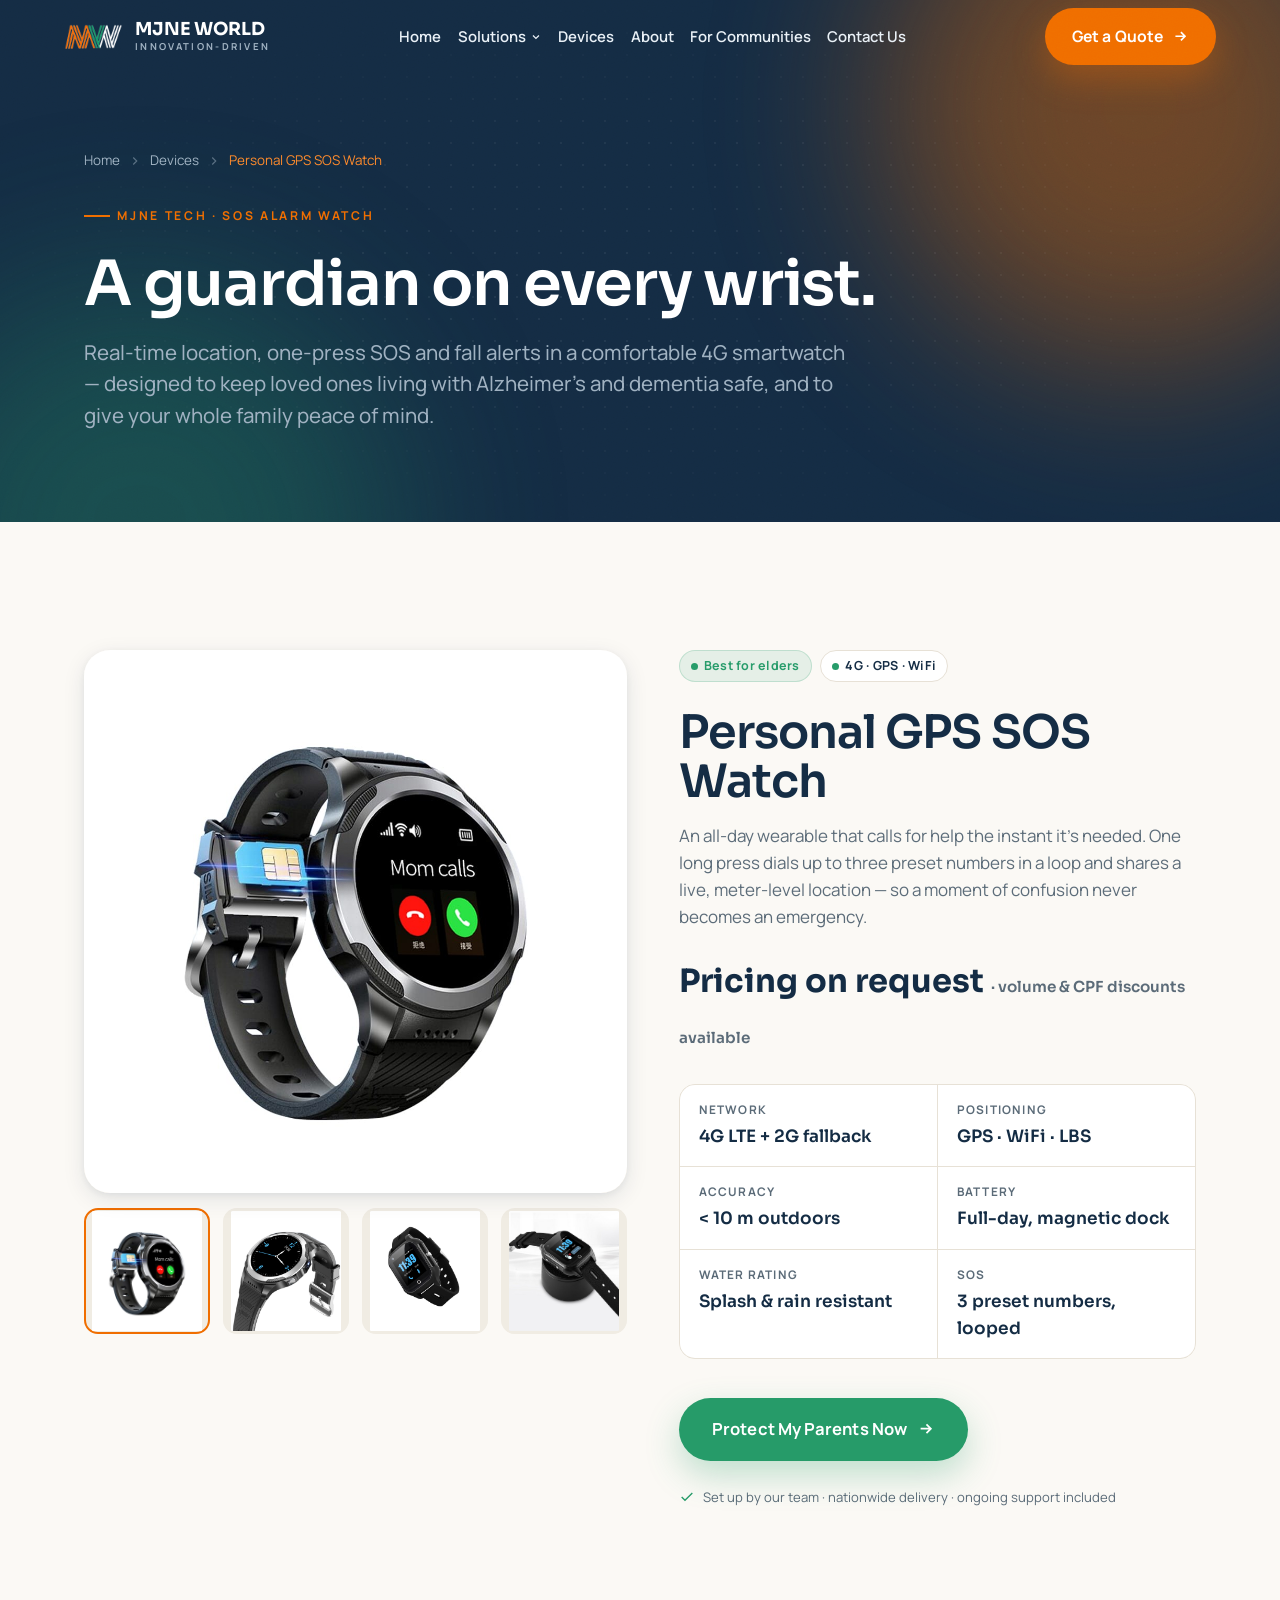
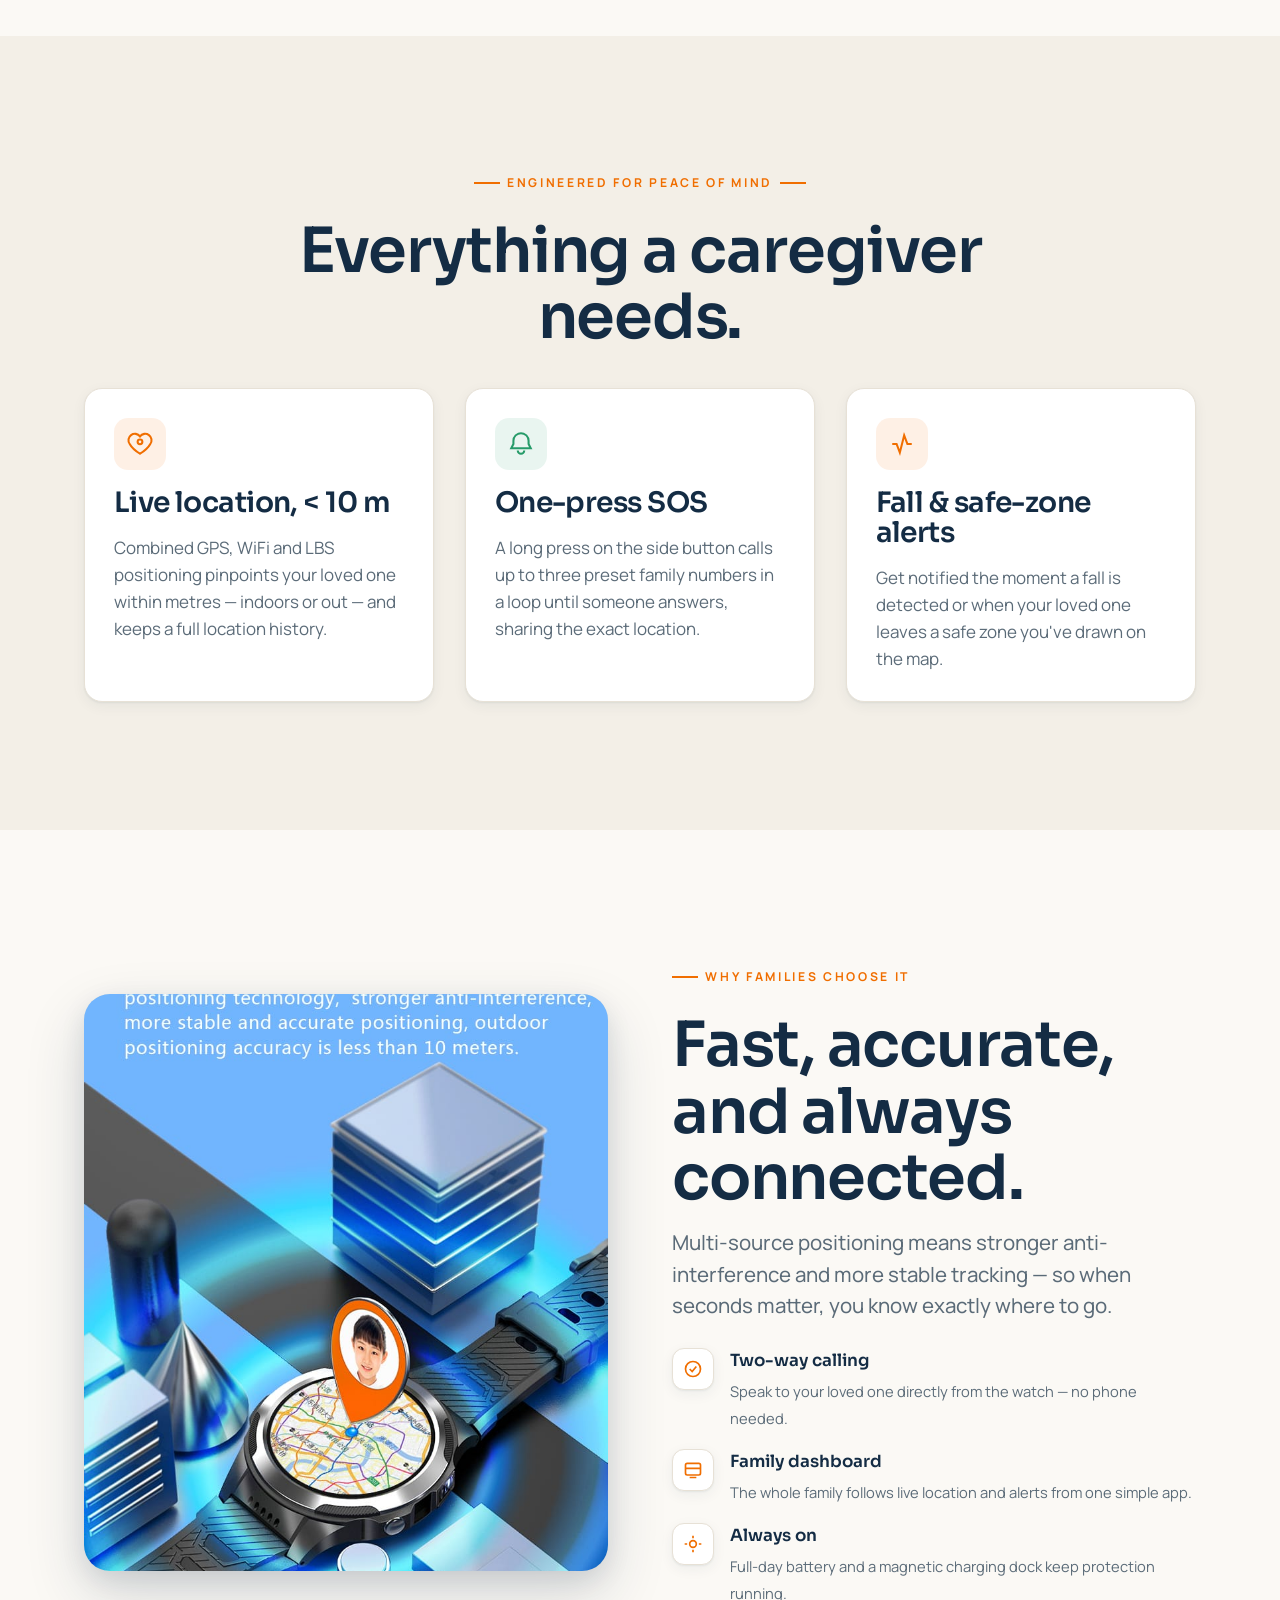
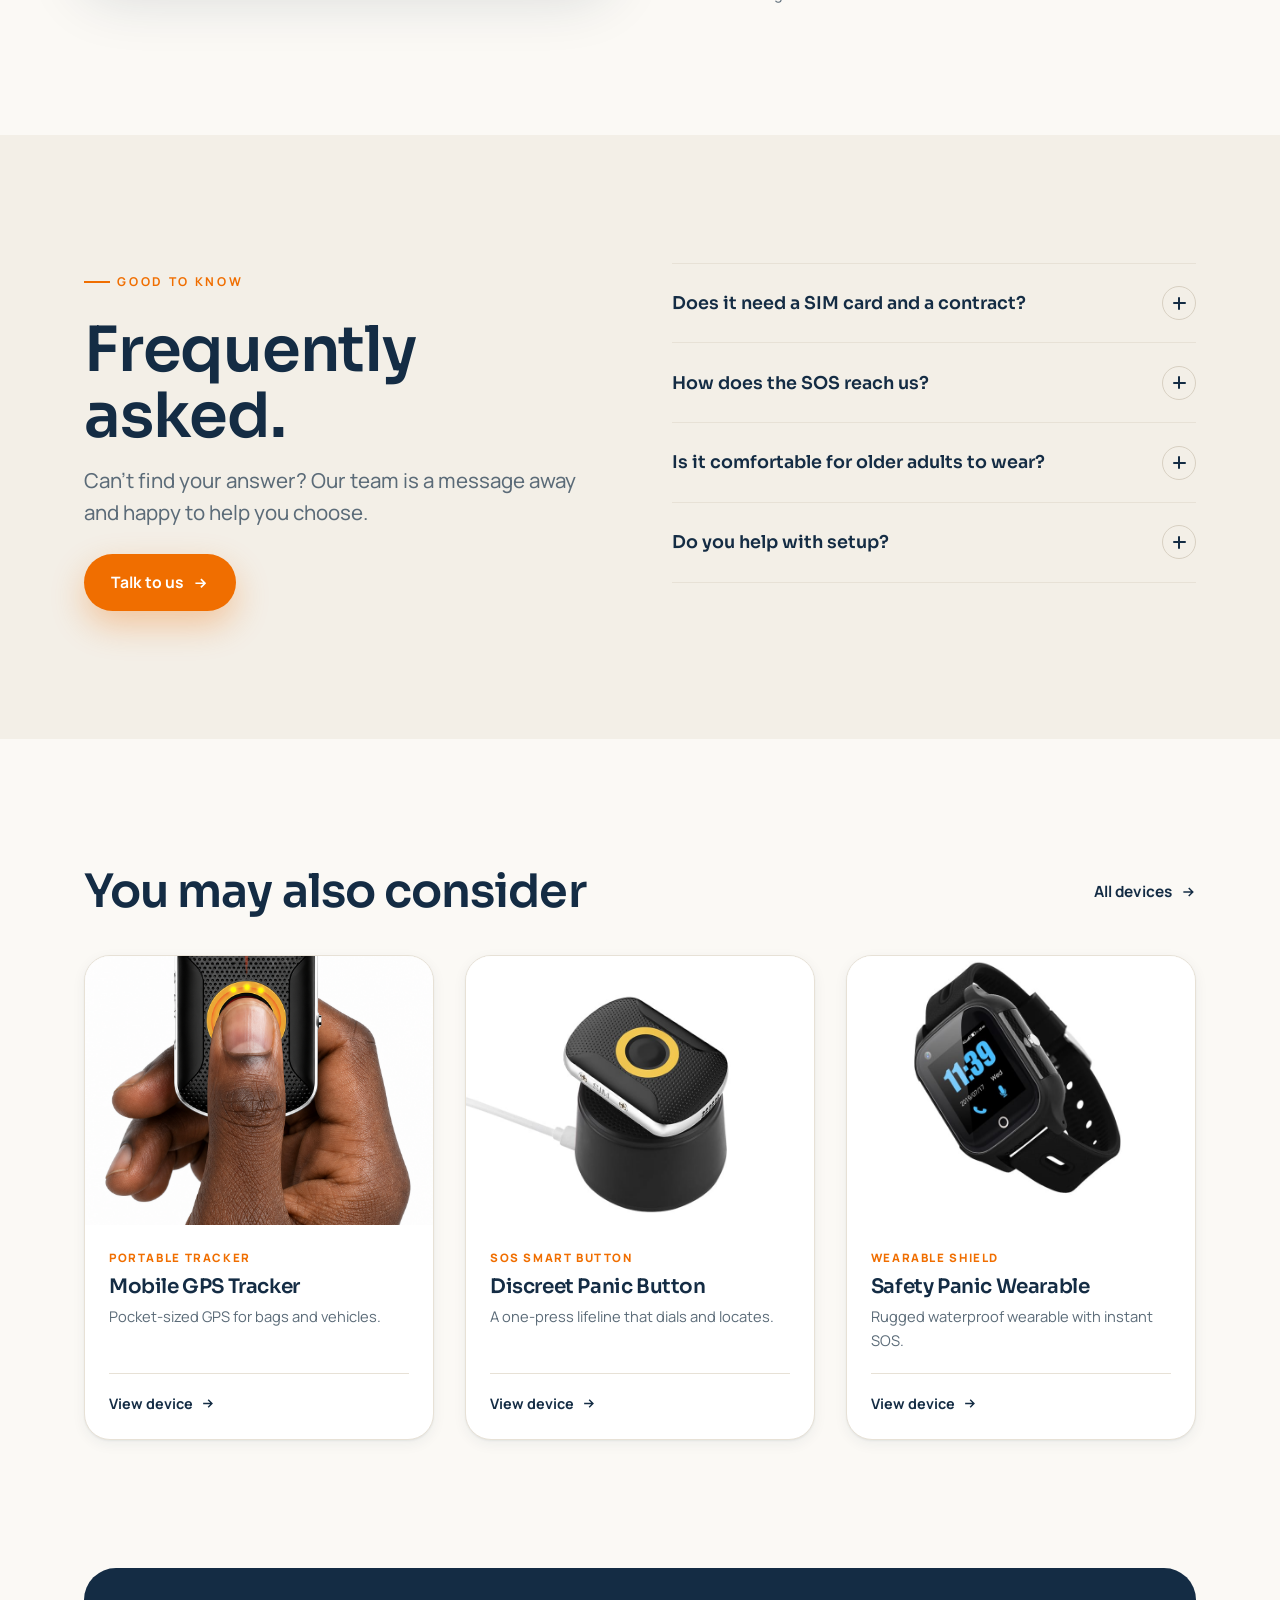
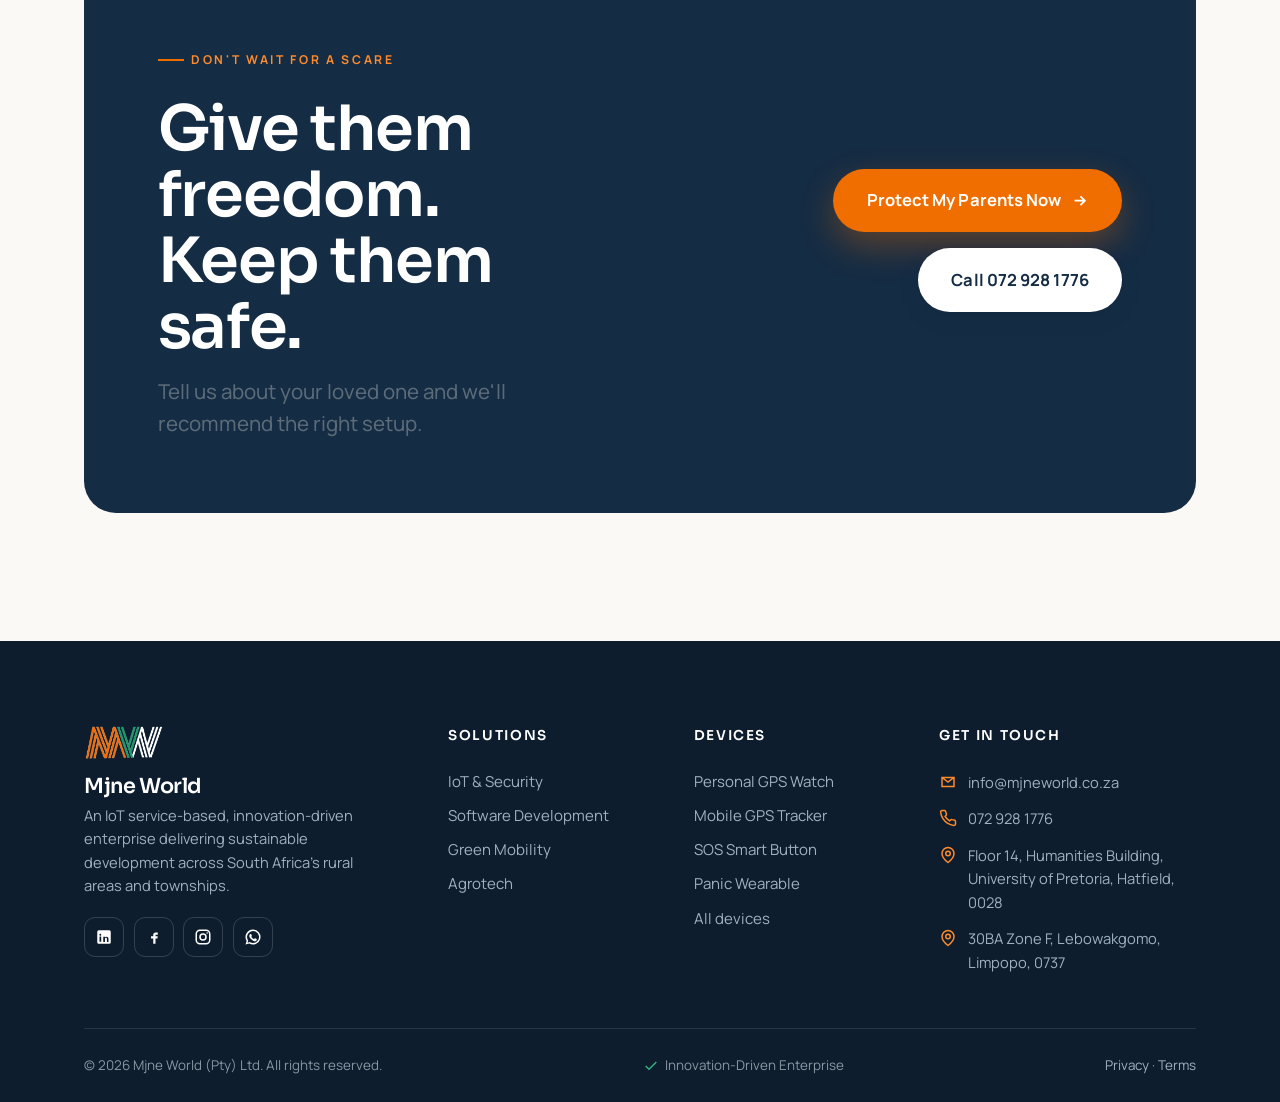
<file: site/sos-watch.html>
<!DOCTYPE html>
<html lang="en">
<head>
<meta charset="UTF-8">
<meta name="viewport" content="width=device-width, initial-scale=1.0">
<title>Personal GPS SOS Watch | Mjne Tech — Mjne World</title>
<meta name="description" content="A 4G smartwatch with one-press SOS, fall detection and live GPS — purpose-built to keep elderly loved ones living with Alzheimer's and dementia safe.">
<link rel="icon" href="assets/logo.svg" type="image/svg+xml">
<link rel="preconnect" href="https://fonts.googleapis.com">
<link rel="preconnect" href="https://fonts.gstatic.com" crossorigin>
<link href="https://fonts.googleapis.com/css2?family=Sora:wght@400;500;600;700;800&family=Manrope:wght@400;450;500;600;700;800&display=swap" rel="stylesheet">
<link rel="stylesheet" href="css/styles.css">
</head>
<body>

<!-- ===================== HEADER ===================== -->
<header class="site-header header-light">
  <div class="container container-wide">
    <div class="bar">
      <a class="brand" href="index.html" aria-label="Mjne World home">
        <span class="mark" role="img" aria-label="Mjne World"></span>
        <span class="wordmark"><b>MJNE WORLD</b><span>Innovation-Driven</span></span>
      </a>
      <nav class="nav">
        <a href="index.html">Home</a>
        <div class="has-mega">
          <button type="button">Solutions <svg viewBox="0 0 24 24" fill="none" stroke="currentColor" stroke-width="2.5"><path d="m6 9 6 6 6-6"/></svg></button>
          <div class="mega">
            <a href="solutions.html#tech"><span class="ic"><svg viewBox="0 0 24 24" fill="none" stroke="currentColor" stroke-width="1.9"><rect x="6" y="2" width="12" height="20" rx="3"/><path d="M12 18h.01"/></svg></span><span><b>Mjne Tech — IoT &amp; Security</b><small>Smartwatches, SOS buttons &amp; GPS tracking</small></span></a><a href="solutions.html#software"><span class="ic"><svg viewBox="0 0 24 24" fill="none" stroke="currentColor" stroke-width="1.9"><rect x="3" y="4" width="18" height="14" rx="2"/><path d="M7 8h3M7 12h6M7 16h4M3 10h18M8 21h8"/></svg></span><span><b>Mjne Software</b><small>Custom apps, dashboards &amp; platforms</small></span></a>
            <a href="solutions.html#mobility"><span class="ic"><svg viewBox="0 0 24 24" fill="none" stroke="currentColor" stroke-width="1.9"><circle cx="7" cy="17" r="2"/><circle cx="17" cy="17" r="2"/><path d="M5 17H3V9l3-4h8l4 4h2v8h-2M9 17h6"/></svg></span><span><b>Mjne Green Mobility</b><small>Solar golf carts &amp; renewable energy</small></span></a>
            <a href="solutions.html#agrotech"><span class="ic"><svg viewBox="0 0 24 24" fill="none" stroke="currentColor" stroke-width="1.9"><path d="M12 22V12M12 12C12 8 9 5 4 5c0 5 3 7 8 7Zm0-2c0-4 3-7 8-7 0 5-3 7-8 7Z"/></svg></span><span><b>Mjne Agrotech</b><small>Climate-smart hydroponic farming</small></span></a><a href="products.html"><span class="ic"><svg viewBox="0 0 24 24" fill="none" stroke="currentColor" stroke-width="1.9"><path d="M3 3h2l2.4 12.4a2 2 0 0 0 2 1.6h7.7a2 2 0 0 0 2-1.6L22 6H6"/><circle cx="9" cy="20" r="1"/><circle cx="18" cy="20" r="1"/></svg></span><span><b>Shop Devices</b><small>Browse the full IoT catalogue</small></span></a>
          </div>
        </div>
        <a href="products.html">Devices</a>
        <a href="about.html">About</a>
        <a href="cpf.html">For Communities</a>
        <a href="contact.html">Contact Us</a>
</nav>
      <div class="header-actions">
        <a href="contact.html#quote" class="btn header-cta"><span class="cta-long">Get a Quote</span><span class="cta-short">Quote</span> <svg viewBox="0 0 24 24" fill="none" stroke="currentColor" stroke-width="2.4"><path d="M5 12h14M13 6l6 6-6 6"/></svg></a>
        <button class="burger" aria-label="Open menu"><span></span></button>
      </div>
    </div>
  </div>
</header>

<!-- ===================== MOBILE DRAWER ===================== -->
<div class="drawer">
  <div class="scrim"></div>
  <div class="panel">
    <div class="d-head">
      <span class="wordmark" style="line-height:1"><b style="font-family:var(--display);font-weight:700;color:var(--navy);font-size:1.1rem">MJNE WORLD</b></span>
      <button class="d-close" aria-label="Close menu"><svg viewBox="0 0 24 24" width="22" height="22" fill="none" stroke="currentColor" stroke-width="2"><path d="M18 6 6 18M6 6l12 12"/></svg></button>
    </div>
    <a href="contact.html#quote" class="btn btn-block btn-lg d-cta">Get a Quote <svg viewBox="0 0 24 24" fill="none" stroke="currentColor" stroke-width="2.4"><path d="M5 12h14M13 6l6 6-6 6"/></svg></a>
    <nav>
      <a href="index.html">Home</a><a href="solutions.html">Solutions</a><a href="products.html">Devices</a>
      <a href="about.html">About</a><a href="cpf.html">For Communities</a><a href="campus.html">For Campuses</a><a href="contact.html">Contact Us</a>
    </nav>
    <div class="d-foot">
<p class="text-muted" style="margin-top:1.2rem;font-size:.88rem">072 928 1776 · info@mjneworld.co.za</p>
    </div>
  </div>
</div>

<!-- ===================== PAGE HERO ===================== -->
<section class="page-hero">
  <div class="glow g1"></div><div class="glow g2"></div><div class="dot-grid"></div>
  <div class="container inner">
    <nav class="breadcrumb">
      <a href="index.html">Home</a><svg viewBox="0 0 24 24" fill="none" stroke="currentColor" stroke-width="2"><path d="m9 18 6-6-6-6"/></svg>
      <a href="products.html">Devices</a><svg viewBox="0 0 24 24" fill="none" stroke="currentColor" stroke-width="2"><path d="m9 18 6-6-6-6"/></svg>
      <span class="cur">Personal GPS SOS Watch</span>
    </nav>
    <span class="kicker">Mjne Tech · SOS Alarm Watch</span>
    <h1 class="h1 mt-3">A guardian on every wrist.</h1>
    <p class="lead">Real-time location, one-press SOS and fall alerts in a comfortable 4G smartwatch — designed to keep loved ones living with Alzheimer's and dementia safe, and to give your whole family peace of mind.</p>
  </div>
</section>

<!-- ===================== PRODUCT ===================== -->
<section class="section bg-paper">
  <div class="container">
    <div class="pd-grid" data-gallery>
      <!-- Gallery -->
      <div class="pd-gallery" data-reveal>
        <div class="main" data-gallery-main><img src="assets/img/watch-round-sim.jpg" alt="Personal GPS SOS Watch"></div>
        <div class="pd-thumbs">
          <button class="active"><img src="assets/img/watch-round-sim.jpg" alt="Front view"></button>
          <button><img src="assets/img/watch-round-face.jpg" alt="Watch face"></button>
          <button><img src="assets/img/watch-sos-square.jpg" alt="Square SOS variant"></button>
          <button><img src="assets/img/watch-sos-dock.jpg" alt="On charging dock"></button>
        </div>
      </div>

      <!-- Info -->
      <div class="pd-info" data-reveal data-delay="1">
        <div class="flex gap-1 wrap mb-3">
          <span class="pill pill-emerald"><span class="dot"></span>Best for elders</span>
          <span class="pill"><span class="dot"></span>4G · GPS · WiFi</span>
        </div>
        <h2 class="h2">Personal GPS SOS Watch</h2>
        <p class="text-muted mt-2">An all-day wearable that calls for help the instant it's needed. One long press dials up to three preset numbers in a loop and shares a live, meter-level location — so a moment of confusion never becomes an emergency.</p>

        <div class="price mt-3">Pricing on request <small>· volume &amp; CPF discounts available</small></div>

        <dl class="pd-spec">
          <div><dt>Network</dt><dd>4G LTE + 2G fallback</dd></div>
          <div><dt>Positioning</dt><dd>GPS · WiFi · LBS</dd></div>
          <div><dt>Accuracy</dt><dd>&lt; 10 m outdoors</dd></div>
          <div><dt>Battery</dt><dd>Full-day, magnetic dock</dd></div>
          <div><dt>Water rating</dt><dd>Splash &amp; rain resistant</dd></div>
          <div><dt>SOS</dt><dd>3 preset numbers, looped</dd></div>
        </dl>

        <div class="flex gap-1 wrap mt-4">
          <a href="contact.html?interest=Security%20%26%20Smart%20Panic%20Devices#quote" class="btn btn-emerald btn-lg">Protect My Parents Now
            <svg viewBox="0 0 24 24" fill="none" stroke="currentColor" stroke-width="2.4"><path d="M5 12h14M13 6l6 6-6 6"/></svg></a>
        </div>
        <p class="form-note mt-3"><svg viewBox="0 0 24 24" fill="none" stroke="currentColor" stroke-width="2"><path d="M20 6 9 17l-5-5"/></svg> Set up by our team · nationwide delivery · ongoing support included</p>
      </div>
    </div>
  </div>
</section>

<!-- ===================== FEATURE HIGHLIGHTS ===================== -->
<section class="section bg-sand">
  <div class="container">
    <div class="eyebrow-block center mx-auto" data-reveal>
      <span class="kicker center">Engineered for peace of mind</span>
      <h2 class="h1 mt-3">Everything a caregiver needs.</h2>
    </div>
    <div class="grid cols-3 mt-4">
      <div class="card" style="padding:1.8rem" data-reveal>
        <div class="d-ic" style="width:52px;height:52px;border-radius:14px;display:grid;place-items:center;background:rgba(240,110,0,.1);color:var(--orange);margin-bottom:1.1rem"><svg viewBox="0 0 24 24" width="26" height="26" fill="none" stroke="currentColor" stroke-width="1.9"><path d="M12 21s-7-4.4-9.5-9A5.5 5.5 0 0 1 12 5a5.5 5.5 0 0 1 9.5 7c-2.5 4.6-9.5 9-9.5 9Z"/><circle cx="12" cy="10" r="2.2"/></svg></div>
        <h3 class="h3">Live location, &lt; 10 m</h3>
        <p class="text-muted mt-2">Combined GPS, WiFi and LBS positioning pinpoints your loved one within metres — indoors or out — and keeps a full location history.</p>
      </div>
      <div class="card" style="padding:1.8rem" data-reveal data-delay="1">
        <div class="d-ic" style="width:52px;height:52px;border-radius:14px;display:grid;place-items:center;background:rgba(38,155,105,.1);color:var(--emerald);margin-bottom:1.1rem"><svg viewBox="0 0 24 24" width="26" height="26" fill="none" stroke="currentColor" stroke-width="1.9"><path d="M12 2a7 7 0 0 0-7 7v3l-2 4h18l-2-4V9a7 7 0 0 0-7-7Z"/><path d="M9 18a3 3 0 0 0 6 0"/></svg></div>
        <h3 class="h3">One-press SOS</h3>
        <p class="text-muted mt-2">A long press on the side button calls up to three preset family numbers in a loop until someone answers, sharing the exact location.</p>
      </div>
      <div class="card" style="padding:1.8rem" data-reveal data-delay="2">
        <div class="d-ic" style="width:52px;height:52px;border-radius:14px;display:grid;place-items:center;background:rgba(240,110,0,.1);color:var(--orange);margin-bottom:1.1rem"><svg viewBox="0 0 24 24" width="26" height="26" fill="none" stroke="currentColor" stroke-width="1.9"><path d="M3 12h4l3 8 4-16 3 8h4"/></svg></div>
        <h3 class="h3">Fall &amp; safe-zone alerts</h3>
        <p class="text-muted mt-2">Get notified the moment a fall is detected or when your loved one leaves a safe zone you've drawn on the map.</p>
      </div>
    </div>
  </div>
</section>

<!-- ===================== SPLIT: ACCURACY GRAPHIC ===================== -->
<section class="section bg-paper">
  <div class="container">
    <div class="split">
      <div class="split-media" data-reveal>
        <div class="media-frame" style="aspect-ratio:4/4.4"><img src="assets/img/graphic-gps.jpg" alt="Meter-level positioning"></div>
      </div>
      <div class="split-text" data-reveal data-delay="1">
        <span class="kicker">Why families choose it</span>
        <h2 class="h1 mt-3">Fast, accurate, and always connected.</h2>
        <p class="lead mt-2">Multi-source positioning means stronger anti-interference and more stable tracking — so when seconds matter, you know exactly where to go.</p>
        <ul class="feature-list">
          <li><span class="fic"><svg viewBox="0 0 24 24" fill="none" stroke="currentColor" stroke-width="2"><circle cx="12" cy="12" r="9"/><path d="m8 12 3 3 5-6"/></svg></span><div><b>Two-way calling</b><span>Speak to your loved one directly from the watch — no phone needed.</span></div></li>
          <li><span class="fic"><svg viewBox="0 0 24 24" fill="none" stroke="currentColor" stroke-width="2"><rect x="3" y="4" width="18" height="14" rx="2"/><path d="M3 10h18M8 21h8"/></svg></span><div><b>Family dashboard</b><span>The whole family follows live location and alerts from one simple app.</span></div></li>
          <li><span class="fic"><svg viewBox="0 0 24 24" fill="none" stroke="currentColor" stroke-width="2"><path d="M12 2v3M12 19v3M2 12h3M19 12h3"/><circle cx="12" cy="12" r="4"/></svg></span><div><b>Always on</b><span>Full-day battery and a magnetic charging dock keep protection running.</span></div></li>
        </ul>
      </div>
    </div>
  </div>
</section>

<!-- ===================== FAQ ===================== -->
<section class="section bg-sand">
  <div class="container">
    <div class="split" style="align-items:start">
      <div data-reveal>
        <span class="kicker">Good to know</span>
        <h2 class="h1 mt-3">Frequently asked.</h2>
        <p class="lead mt-2 measure">Can't find your answer? Our team is a message away and happy to help you choose.</p>
        <a href="contact.html" class="btn mt-3">Talk to us <svg viewBox="0 0 24 24" fill="none" stroke="currentColor" stroke-width="2.4"><path d="M5 12h14M13 6l6 6-6 6"/></svg></a>
      </div>
      <div class="accordion" data-reveal data-delay="1">
        <div class="acc-item"><button class="acc-q">Does it need a SIM card and a contract?<span class="pm"></span></button><div class="acc-a"><div class="inner">Yes — the watch uses a standard nano-SIM on any local 4G network. We can supply and provision the SIM for you, or you can use your own. There's no lock-in contract from our side.</div></div></div>
        <div class="acc-item"><button class="acc-q">How does the SOS reach us?<span class="pm"></span></button><div class="acc-a"><div class="inner">A long press on the SOS button calls up to three preset numbers in a loop until one is answered, and simultaneously pushes the live location to the family app.</div></div></div>
        <div class="acc-item"><button class="acc-q">Is it comfortable for older adults to wear?<span class="pm"></span></button><div class="acc-a"><div class="inner">Absolutely. The soft silicone strap, large clear display and simple controls are designed for all-day comfort and easy use, even for those who aren't tech-savvy.</div></div></div>
        <div class="acc-item"><button class="acc-q">Do you help with setup?<span class="pm"></span></button><div class="acc-a"><div class="inner">Every device is configured and tested by our team before delivery, and we provide ongoing support so you're never on your own.</div></div></div>
      </div>
    </div>
  </div>
</section>

<!-- ===================== RELATED ===================== -->
<section class="section bg-paper">
  <div class="container">
    <div class="flex items-center wrap gap-2 mb-4" style="justify-content:space-between" data-reveal>
      <h2 class="h2">You may also consider</h2>
      <a href="products.html" class="link-arrow">All devices <svg viewBox="0 0 24 24" fill="none" stroke="currentColor" stroke-width="2.2"><path d="M5 12h14M13 6l6 6-6 6"/></svg></a>
    </div>
    <div class="grid cols-3">
      <a class="product" href="gps-tracker.html" data-reveal>
        <div class="p-media"><img src="assets/img/tracker-sos-hand.png" alt="Mobile GPS Tracker"></div>
        <div class="p-body"><span class="p-cat">Portable Tracker</span><h3>Mobile GPS Tracker</h3><p class="p-desc">Pocket-sized GPS for bags and vehicles.</p><div class="p-foot"><span class="link-arrow">View device <svg viewBox="0 0 24 24" fill="none" stroke="currentColor" stroke-width="2.2"><path d="M5 12h14M13 6l6 6-6 6"/></svg></span></div></div>
      </a>
      <a class="product" href="smart-button.html" data-reveal data-delay="1">
        <div class="p-media"><img src="assets/img/tracker-sos-dock.jpg" alt="SOS Smart Button"></div>
        <div class="p-body"><span class="p-cat">SOS Smart Button</span><h3>Discreet Panic Button</h3><p class="p-desc">A one-press lifeline that dials and locates.</p><div class="p-foot"><span class="link-arrow">View device <svg viewBox="0 0 24 24" fill="none" stroke="currentColor" stroke-width="2.2"><path d="M5 12h14M13 6l6 6-6 6"/></svg></span></div></div>
      </a>
      <a class="product" href="panic-wearable.html" data-reveal data-delay="2">
        <div class="p-media"><img src="assets/img/watch-sos-square.jpg" alt="Panic Wearable"></div>
        <div class="p-body"><span class="p-cat">Wearable Shield</span><h3>Safety Panic Wearable</h3><p class="p-desc">Rugged waterproof wearable with instant SOS.</p><div class="p-foot"><span class="link-arrow">View device <svg viewBox="0 0 24 24" fill="none" stroke="currentColor" stroke-width="2.2"><path d="M5 12h14M13 6l6 6-6 6"/></svg></span></div></div>
      </a>
    </div>
  </div>
</section>

<!-- ===================== CTA ===================== -->
<section class="section bg-paper" style="padding-top:0">
  <div class="container">
    <div class="cta-banner" data-reveal>
      <div class="glow g1"></div><div class="glow g2"></div>
      <div class="inner split" style="align-items:center">
        <div class="on-dark">
          <span class="kicker">Don't wait for a scare</span>
          <h2 class="h1 mt-3" style="color:#fff">Give them freedom. Keep them safe.</h2>
          <p class="lead mt-2">Tell us about your loved one and we'll recommend the right setup.</p>
        </div>
        <div class="flex wrap gap-2" style="justify-content:flex-end">
          <a href="contact.html?interest=Security%20%26%20Smart%20Panic%20Devices#quote" class="btn btn-lg">Protect My Parents Now <svg viewBox="0 0 24 24" fill="none" stroke="currentColor" stroke-width="2.4"><path d="M5 12h14M13 6l6 6-6 6"/></svg></a>
          <a href="tel:0729281776" class="btn btn-light btn-lg">Call 072 928 1776</a>
        </div>
      </div>
    </div>
  </div>
</section>

<!-- ===================== FOOTER ===================== -->
<footer class="site-footer">
  <div class="container">
    <div class="f-top">
      <div class="f-brand">
        <span class="mark" role="img" aria-label="Mjne World"></span>
        <h4 style="color:#fff;font-size:1.3rem">Mjne World</h4>
        <p>An IoT service-based, innovation-driven enterprise delivering sustainable development across South Africa's rural areas and townships.</p>
        <div class="f-social">
          <a href="#" aria-label="LinkedIn"><svg viewBox="0 0 24 24" fill="currentColor"><path d="M19 3a2 2 0 0 1 2 2v14a2 2 0 0 1-2 2H5a2 2 0 0 1-2-2V5a2 2 0 0 1 2-2h14M8.3 18.3v-7H6v7h2.3M7.1 10.2a1.3 1.3 0 1 0 0-2.6 1.3 1.3 0 0 0 0 2.6M18 18.3v-3.8c0-2-1.1-3-2.6-3-1.2 0-1.8.7-2.1 1.2v-1H11v7h2.3v-3.9c0-1 .2-1.9 1.4-1.9s1.2 1.1 1.2 2v3.8H18Z"/></svg></a>
          <a href="#" aria-label="Facebook"><svg viewBox="0 0 24 24" fill="currentColor"><path d="M14 9h3V6h-3c-1.7 0-3 1.3-3 3v2H8v3h3v7h3v-7h2.5l.5-3H14V9.5c0-.3.2-.5.5-.5H14Z"/></svg></a>
          <a href="#" aria-label="Instagram"><svg viewBox="0 0 24 24" fill="none" stroke="currentColor" stroke-width="2"><rect x="3" y="3" width="18" height="18" rx="5"/><circle cx="12" cy="12" r="4"/><circle cx="17.5" cy="6.5" r="1" fill="currentColor" stroke="none"/></svg></a>
          <a href="#" aria-label="WhatsApp"><svg viewBox="0 0 24 24" fill="currentColor"><path d="M12 2a10 10 0 0 0-8.5 15.2L2 22l4.9-1.4A10 10 0 1 0 12 2Zm0 18a8 8 0 0 1-4-1.1l-.3-.2-2.9.8.8-2.8-.2-.3A8 8 0 1 1 12 20Zm4.4-5.6c-.2-.1-1.4-.7-1.6-.8s-.4-.1-.5.1l-.7.9c-.1.2-.3.2-.5.1a6.5 6.5 0 0 1-3.2-2.8c-.2-.4.2-.4.6-1.2a.4.4 0 0 0 0-.4l-.8-1.8c-.2-.5-.4-.4-.5-.4h-.5a.9.9 0 0 0-.7.3 2.8 2.8 0 0 0-.9 2.1c0 1.2.9 2.4 1 2.6s1.7 2.7 4.2 3.8c1.6.7 2.2.7 3 .6a2.5 2.5 0 0 0 1.6-1.2c.2-.5.2-.9.1-1z"/></svg></a>
        </div>
      </div>
      <div><h5>Solutions</h5><div class="f-links">
        <a href="solutions.html#tech">IoT &amp; Security</a><a href="solutions.html#software">Software Development</a><a href="solutions.html#mobility">Green Mobility</a><a href="solutions.html#agrotech">Agrotech</a></div></div>
      <div><h5>Devices</h5><div class="f-links">
        <a href="sos-watch.html">Personal GPS Watch</a><a href="gps-tracker.html">Mobile GPS Tracker</a><a href="smart-button.html">SOS Smart Button</a><a href="panic-wearable.html">Panic Wearable</a><a href="products.html">All devices</a></div></div>
      <div><h5>Get in touch</h5>
        <ul class="f-contact">
          <li><svg viewBox="0 0 24 24" fill="none" stroke="currentColor" stroke-width="2"><path d="m4 6 8 6 8-6M4 6h16v12H4z"/></svg><a href="mailto:info@mjneworld.co.za">info@mjneworld.co.za</a></li>
          <li><svg viewBox="0 0 24 24" fill="none" stroke="currentColor" stroke-width="2"><path d="M22 16.9v3a2 2 0 0 1-2.2 2 19.8 19.8 0 0 1-8.6-3 19.5 19.5 0 0 1-6-6 19.8 19.8 0 0 1-3-8.6A2 2 0 0 1 4.1 2h3a2 2 0 0 1 2 1.7c.1 1 .4 1.9.7 2.8a2 2 0 0 1-.5 2.1L8.1 9.9a16 16 0 0 0 6 6l1.3-1.3a2 2 0 0 1 2.1-.4c.9.3 1.8.5 2.8.6a2 2 0 0 1 1.7 2.1Z"/></svg><a href="tel:0729281776">072 928 1776</a></li>
          <li><svg viewBox="0 0 24 24" fill="none" stroke="currentColor" stroke-width="2"><path d="M20 10c0 6-8 12-8 12s-8-6-8-12a8 8 0 0 1 16 0Z"/><circle cx="12" cy="10" r="3"/></svg><span>Floor 14, Humanities Building, University of Pretoria, Hatfield, 0028</span></li>
          <li><svg viewBox="0 0 24 24" fill="none" stroke="currentColor" stroke-width="2"><path d="M20 10c0 6-8 12-8 12s-8-6-8-12a8 8 0 0 1 16 0Z"/><circle cx="12" cy="10" r="3"/></svg><span>30BA Zone F, Lebowakgomo, Limpopo, 0737</span></li>
        </ul>
      </div>
    </div>
    <div class="f-bottom">
      <span>© <span data-year>2026</span> Mjne World (Pty) Ltd. All rights reserved.</span>
      <span class="f-badge"><svg viewBox="0 0 24 24" width="16" height="16" fill="none" stroke="var(--emerald-soft)" stroke-width="2"><path d="M20 6 9 17l-5-5"/></svg> Innovation-Driven Enterprise</span>
      <span><a href="#">Privacy</a> · <a href="#">Terms</a></span>
    </div>
  </div>
</footer>

<script src="js/main.js"></script>
</body>
</html>
</file>
<file: site/css/styles.css>
/* =====================================================================
   MJNE WORLD — Design System
   Innovation-Driven Enterprise
   Palette:  Navy #142C44  ·  Orange #F06E00  ·  Emerald #269B69
   Type:     Sora (display)  ·  Manrope (text)
   ===================================================================== */

/* ----------  Tokens  ---------- */
:root {
  /* Brand */
  --navy:        #142C44;
  --navy-900:    #0d1d2e;
  --navy-800:    #142C44;
  --navy-700:    #1d3a57;
  --navy-600:    #2a4d70;
  --orange:      #F06E00;
  --orange-soft: #ff8a2b;
  --emerald:     #269B69;
  --emerald-soft:#33b87e;

  /* Neutrals */
  --ink:         #14222f;
  --paper:       #fbf9f5;   /* warm off-white canvas */
  --paper-2:     #f3efe7;   /* sand */
  --cloud:       #ffffff;
  --line:        #e7e1d6;
  --line-strong: #d8d0c2;
  --muted:       #5b6b78;
  --muted-2:     #8a97a1;

  /* On-dark */
  --d-text:      #eef3f7;
  --d-muted:     #9fb1c1;
  --d-line:      rgba(255,255,255,.10);
  --d-line-2:    rgba(255,255,255,.16);

  /* Type */
  --display: "Sora", "Segoe UI", system-ui, sans-serif;
  --text:    "Manrope", "Segoe UI", system-ui, sans-serif;

  /* Metrics */
  --container: 1240px;
  --gutter: clamp(20px, 5vw, 64px);
  --radius: 18px;
  --radius-lg: 26px;
  --radius-sm: 11px;

  /* Shadows */
  --sh-sm: 0 1px 2px rgba(20,44,68,.06), 0 4px 14px rgba(20,44,68,.06);
  --sh-md: 0 6px 22px rgba(20,44,68,.10), 0 2px 6px rgba(20,44,68,.06);
  --sh-lg: 0 24px 60px rgba(20,44,68,.16), 0 8px 24px rgba(20,44,68,.10);
  --sh-orange: 0 14px 34px rgba(240,110,0,.32);

  --ease: cubic-bezier(.22,.61,.36,1);
  --ease-out: cubic-bezier(.16,1,.3,1);
}

/* ----------  Reset  ---------- */
*,*::before,*::after { box-sizing: border-box; }
* { margin: 0; }
html { -webkit-text-size-adjust: 100%; scroll-behavior: smooth; }
@media (prefers-reduced-motion: reduce){ html{ scroll-behavior:auto; } }

body {
  font-family: var(--text);
  background: var(--paper);
  color: var(--ink);
  line-height: 1.6;
  font-size: 17px;
  -webkit-font-smoothing: antialiased;
  text-rendering: optimizeLegibility;
  overflow-x: hidden;
}
img,svg,video { display: block; max-width: 100%; }
img { height: auto; }
a { color: inherit; text-decoration: none; }
button { font: inherit; cursor: pointer; border: none; background: none; color: inherit; }
ul { list-style: none; padding: 0; }
input,textarea,select { font: inherit; color: inherit; }
::selection { background: var(--orange); color: #fff; }

/* ----------  Typography  ---------- */
h1,h2,h3,h4 { font-family: var(--display); font-weight: 600; line-height: 1.06; letter-spacing: -.02em; color: var(--navy); }
.display {
  font-size: clamp(2.6rem, 6.4vw, 5.4rem);
  font-weight: 700;
  line-height: .98;
  letter-spacing: -.035em;
}
.h1 { font-size: clamp(2.2rem, 5vw, 3.9rem); }
.h2 { font-size: clamp(1.9rem, 3.6vw, 3rem); }
.h3 { font-size: clamp(1.35rem, 2.2vw, 1.85rem); }
.lead { font-size: clamp(1.08rem, 1.6vw, 1.32rem); color: var(--muted); line-height: 1.55; font-weight: 450; }

.kicker {
  font-family: var(--text);
  font-weight: 700;
  font-size: .76rem;
  letter-spacing: .22em;
  text-transform: uppercase;
  color: var(--orange);
  display: inline-flex;
  align-items: center;
  gap: .6em;
}
.kicker::before {
  content: "";
  width: 26px; height: 2px;
  background: var(--orange);
  display: inline-block;
}
.kicker.center::after {
  content: "";
  width: 26px; height: 2px;
  background: var(--orange);
  display: inline-block;
}
.kicker.center { justify-content: center; }
.kicker.muted { color: var(--emerald); }
.kicker.muted::before,.kicker.muted.center::after { background: var(--emerald); }
.on-dark .kicker { color: var(--orange-soft); }

.text-grad {
  background: linear-gradient(100deg, var(--orange), var(--orange-soft));
  -webkit-background-clip: text; background-clip: text; color: transparent;
}
.text-emerald { color: var(--emerald); }

/* ----------  Layout  ---------- */
.container { width: 100%; max-width: var(--container); margin-inline: auto; padding-inline: var(--gutter); }
.container-wide { max-width: 1440px; }
.section { padding-block: clamp(72px, 10vw, 132px); position: relative; }
.section-sm { padding-block: clamp(54px, 7vw, 88px); }
.center { text-align: center; }
.measure { max-width: 56ch; }
.measure-sm { max-width: 42ch; }
.eyebrow-block { max-width: 720px; }
.eyebrow-block.center { margin-inline: auto; }
.stack > * + * { margin-top: var(--gap, 1rem); }

.grid { display: grid; gap: clamp(20px, 2.4vw, 34px); }
.cols-2 { grid-template-columns: repeat(2,1fr); }
.cols-3 { grid-template-columns: repeat(3,1fr); }
.cols-4 { grid-template-columns: repeat(4,1fr); }
@media (max-width: 960px){ .cols-3,.cols-4 { grid-template-columns: repeat(2,1fr); } }
@media (max-width: 640px){ .cols-2,.cols-3,.cols-4 { grid-template-columns: 1fr; } }

.bg-paper { background: var(--paper); }
.bg-sand  { background: var(--paper-2); }
.bg-cloud { background: var(--cloud); }
.bg-navy  { background: var(--navy); color: var(--d-text); }
.bg-navy h1,.bg-navy h2,.bg-navy h3,.bg-navy h4 { color: #fff; }
.bg-navy .lead { color: var(--d-muted); }

/* ----------  Buttons  ---------- */
.btn {
  --bg: var(--orange);
  --fg: #fff;
  display: inline-flex; align-items: center; justify-content: center; gap: .6em;
  padding: 1rem 1.7rem;
  background: var(--bg); color: var(--fg);
  font-family: var(--text); font-weight: 700; font-size: .98rem; letter-spacing: .005em;
  border-radius: 100px;
  position: relative; overflow: hidden; isolation: isolate;
  transition: transform .35s var(--ease), box-shadow .35s var(--ease), background .3s;
  box-shadow: var(--sh-orange);
  white-space: nowrap;
}
.btn svg { width: 1.05em; height: 1.05em; transition: transform .35s var(--ease); }
.btn::after {
  content:""; position:absolute; inset:0; z-index:-1;
  background: linear-gradient(100deg, var(--orange-soft), var(--orange));
  opacity:0; transition: opacity .35s var(--ease);
}
.btn:hover { transform: translateY(-3px); box-shadow: 0 20px 42px rgba(240,110,0,.4); }
.btn:hover::after { opacity:1; }
.btn:hover svg { transform: translateX(4px); }
.btn:active { transform: translateY(-1px); }

.btn-emerald { --bg: var(--emerald); box-shadow: 0 14px 34px rgba(38,155,105,.28); }
.btn-emerald::after { background: linear-gradient(100deg, var(--emerald-soft), var(--emerald)); }
.btn-emerald:hover { box-shadow: 0 20px 42px rgba(38,155,105,.36); }

.btn-ghost {
  --bg: transparent; --fg: var(--navy);
  box-shadow: none; border: 1.5px solid var(--line-strong);
}
.btn-ghost::after { display:none; }
.btn-ghost:hover { border-color: var(--navy); background: var(--navy); color:#fff; box-shadow: var(--sh-md); }
.on-dark .btn-ghost { --fg:#fff; border-color: var(--d-line-2); }
.on-dark .btn-ghost:hover { background:#fff; color: var(--navy); border-color:#fff; }
.hero .btn-ghost {
  --fg:#fff;
  border-color: rgba(255,255,255,.42);
  background: rgba(255,255,255,.08);
}
.hero .btn-ghost:hover { background:#fff; color: var(--navy); border-color:#fff; box-shadow: var(--sh-md); }

.btn-light { --bg:#fff; --fg: var(--navy); box-shadow: var(--sh-md); }
.btn-light::after { background: var(--paper-2); }
.btn-light:hover { color: var(--navy); }

.btn-lg { padding: 1.15rem 2.1rem; font-size: 1.04rem; }
.btn-block { display: flex; width: 100%; }

.link-arrow {
  display:inline-flex; align-items:center; gap:.5em;
  font-weight:700; color: var(--navy); font-size:.96rem;
  transition: gap .3s var(--ease), color .3s;
}
.link-arrow svg { width: 1.05em; height:1.05em; transition: transform .3s var(--ease); }
.link-arrow:hover { color: var(--orange); gap:.8em; }
.on-dark .link-arrow { color:#fff; }
.on-dark .link-arrow:hover { color: var(--orange-soft); }

/* ----------  Pills / tags  ---------- */
.pill {
  display:inline-flex; align-items:center; gap:.5em;
  padding:.42em .9em; border-radius:100px;
  font-size:.78rem; font-weight:700; letter-spacing:.02em;
  background:#fff; color: var(--navy); border:1px solid var(--line);
}
.pill .dot { width:7px; height:7px; border-radius:50%; background: var(--emerald); }
.pill-orange { background: rgba(240,110,0,.1); color: var(--orange); border-color: rgba(240,110,0,.2); }
.pill-emerald{ background: rgba(38,155,105,.1); color: var(--emerald); border-color: rgba(38,155,105,.2); }
.pill-navy { background: var(--navy); color:#fff; border-color: var(--navy); }
.on-dark .pill { background: rgba(255,255,255,.07); color:#fff; border-color: var(--d-line-2); }

/* =====================================================================
   HEADER
   ===================================================================== */
.site-header {
  position: fixed; top:0; left:0; right:0; z-index: 100;
  transition: transform .4s var(--ease), background .4s, box-shadow .4s, border-color .4s;
}
.site-header .bar {
  display:flex; align-items:center; justify-content:space-between;
  gap: clamp(.5rem, 2vw, 1.25rem);
  height: 74px;
  border-bottom: 1px solid transparent;
}
.site-header.scrolled {
  background: rgba(251,249,245,.86);
  backdrop-filter: saturate(150%) blur(14px);
  -webkit-backdrop-filter: saturate(150%) blur(14px);
  box-shadow: 0 1px 0 rgba(20,44,68,.06), 0 10px 30px rgba(20,44,68,.05);
}
.site-header.hide { transform: translateY(-100%); }

.brand { display:flex; align-items:center; gap:.7rem; z-index:2; min-width:0; }
.brand .mark { display:block; width: 60px; aspect-ratio: 1224 / 520; flex-shrink:0; background: url("../assets/img/logo-mjne-mark.png") left center / contain no-repeat; }
.brand .wordmark { display:flex; flex-direction:column; line-height:1; }
.brand .wordmark b { font-family: var(--display); font-weight:700; font-size:1.12rem; letter-spacing:-.01em; color: var(--navy); }
.brand .wordmark span { font-size:.6rem; letter-spacing:.24em; text-transform:uppercase; color: var(--muted); font-weight:700; margin-top:3px; }
.header-light .brand .wordmark b { color:#fff; }
.header-light .brand .wordmark span { color: var(--d-muted); }
.header-light .brand .mark { background-image: url("../assets/img/logo-mjne-mark-dark.png"); }

/* once scrolled, the over-hero header turns solid → revert text + mark to light-bg variants */
.site-header.header-light.scrolled .brand .wordmark b { color: var(--navy); }
.site-header.header-light.scrolled .brand .wordmark span { color: var(--muted); }
.site-header.header-light.scrolled .nav > a,
.site-header.header-light.scrolled .has-mega > button { color: var(--navy); }
.site-header.header-light.scrolled .brand .mark { background-image: url("../assets/img/logo-mjne-mark.png"); }
.site-header.header-light.scrolled .burger span,
.site-header.header-light.scrolled .burger span::before,
.site-header.header-light.scrolled .burger span::after { background: var(--navy); }

.nav { display:flex; align-items:center; gap: clamp(.15rem,.9vw,.8rem); }
.nav a {
  font-weight:600; font-size:.93rem; color: var(--navy);
  padding:.5rem .15rem; position:relative; white-space:nowrap;
}
.header-light .nav > a, .header-light .has-mega > button { color: #eaf1f7; }
.nav > a::after, .has-mega > button::after {
  content:""; position:absolute; left:.2rem; right:.2rem; bottom:.1rem; height:2px;
  background: var(--orange); transform: scaleX(0); transform-origin:left; transition: transform .3s var(--ease);
  border-radius:2px;
}
.nav > a:hover::after, .has-mega:hover > button::after { transform: scaleX(1); }

.header-actions {
  display:flex; align-items:center; gap:.45rem; flex-shrink:0; z-index:2;
}
.header-cta { margin-left:.6rem; }
.header-cta .cta-short { display:none; }

.has-mega { position:relative; }
.has-mega > button { display:inline-flex; align-items:center; gap:.3em; font-weight:600; font-size:.93rem; color: var(--navy); padding:.5rem .15rem; white-space:nowrap; }
.has-mega > button svg { width:.8em; height:.8em; transition: transform .3s; }
.has-mega:hover > button svg { transform: rotate(180deg); }

.mega {
  position:absolute; top: calc(100% + 14px); left:50%; transform: translateX(-50%) translateY(8px);
  width: min(680px, 86vw);
  background:#fff; border:1px solid var(--line); border-radius: var(--radius);
  box-shadow: var(--sh-lg); padding: 1.4rem;
  opacity:0; visibility:hidden; transition: opacity .3s var(--ease), transform .3s var(--ease);
  display:grid; grid-template-columns: 1fr 1fr; gap:.4rem;
}
.has-mega:hover .mega { opacity:1; visibility:visible; transform: translateX(-50%) translateY(0); }
.mega a { display:flex; gap:.9rem; padding:.8rem; border-radius:12px; transition: background .25s; align-items:flex-start; }
.mega a:hover { background: var(--paper); }
.mega .ic { width:38px; height:38px; border-radius:10px; flex-shrink:0; display:grid; place-items:center; background: var(--paper-2); color: var(--orange); }
.mega .ic svg { width:20px; height:20px; }
.mega b { display:block; font-family:var(--display); font-size:.98rem; color: var(--navy); font-weight:600; }
.mega small { color: var(--muted); font-size:.82rem; line-height:1.4; }

.burger { display:none; width:44px; height:44px; border-radius:12px; align-items:center; justify-content:center; z-index:2; }
.burger span { display:block; width:22px; height:2px; background: var(--navy); border-radius:2px; position:relative; transition: .3s var(--ease); }
.burger span::before,.burger span::after { content:""; position:absolute; left:0; width:22px; height:2px; background: var(--navy); border-radius:2px; transition:.3s var(--ease); }
.burger span::before { top:-7px; } .burger span::after { top:7px; }
.header-light .burger span,.header-light .burger span::before,.header-light .burger span::after { background:#fff; }

@media (max-width: 1200px){
  .nav { display:none; }
  .burger { display:flex; }
  .header-cta {
    margin-left:0;
    padding:.72rem 1.15rem;
    font-size:.86rem;
  }
  .brand .wordmark span { display:none; }
}
@media (max-width: 420px){
  .header-cta .cta-long { display:none; }
  .header-cta .cta-short { display:inline; }
  .header-cta { padding:.68rem .95rem; }
}

/* Mobile drawer */
.drawer {
  position:fixed; inset:0; z-index:200; visibility:hidden;
}
.drawer .scrim { position:absolute; inset:0; background: rgba(13,29,46,.5); opacity:0; transition: opacity .35s; backdrop-filter: blur(2px); }
.drawer .panel {
  position:absolute; top:0; right:0; height:100%; width:min(380px,86vw);
  background: var(--paper); box-shadow: var(--sh-lg);
  transform: translateX(100%); transition: transform .4s var(--ease);
  display:flex; flex-direction:column; padding: 1.4rem var(--gutter); overflow-y:auto;
}
.drawer.open { visibility:visible; }
.drawer.open .scrim { opacity:1; }
.drawer.open .panel { transform: translateX(0); }
.drawer .d-head { display:flex; justify-content:space-between; align-items:center; margin-bottom:1rem; }
.drawer .d-cta { margin-bottom:1.2rem; flex-shrink:0; }
.drawer .d-close { width:42px;height:42px;border-radius:12px;display:grid;place-items:center;border:1px solid var(--line); }
.drawer nav a { display:block; font-family:var(--display); font-weight:600; font-size:1.5rem; color:var(--navy); padding:.75rem 0; border-bottom:1px solid var(--line); }
.drawer nav a:hover { color: var(--orange); padding-left:.5rem; }
.drawer .d-foot { margin-top:auto; padding-top:1.6rem; }

/* =====================================================================
   HERO CAROUSEL  (motion banners)
   ===================================================================== */
.hero {
  position:relative; min-height: 100svh; min-height: 100vh;
  display:flex; flex-direction:column;
  background: var(--navy-900); color:#fff;
  overflow:hidden;
  width:100%;
  max-width:100%;
}
/* Grid-stacked slides: all overlap in one cell (for the crossfade) yet still
   contribute height, so the hero sizes to the tallest slide's content. */
.hero-slides { position:relative; flex:1 1 auto; display:grid; }
.hero-slide {
  grid-area: 1 / 1; position:relative;
  display:flex; align-items:center; padding-top: 104px;
  opacity:0; visibility:hidden;
  transition: opacity 1.1s var(--ease), visibility 1.1s;
}
.hero-slide.active { opacity:1; visibility:visible; }
.hero-slide .media { position:absolute; inset:0; }
.hero-slide .media::after {
  content:""; position:absolute; inset:0;
  background:
    linear-gradient(180deg, rgba(13,29,46,.45) 0%, rgba(13,29,46,.2) 38%, rgba(13,29,46,.72) 78%, rgba(13,29,46,.94) 100%),
    linear-gradient(95deg, rgba(13,29,46,.86) 0%, rgba(13,29,46,.5) 42%, rgba(13,29,46,.08) 78%);
}
.hero-slide .media .bg {
  position:absolute; inset:0; width:100%; height:100%; object-fit:cover;
  transform: scale(1.12); transition: transform 7s linear;
}
.hero-slide.active .media .bg { transform: scale(1); }
/* gradient fallback backgrounds per slide */
.hero-slide .grad { position:absolute; inset:0; }

.hero-inner { position:relative; z-index:3; width:100%; padding-block: clamp(20px, 3.5vh, 44px); }
.hero-eyebrow { display:flex; align-items:center; gap:.8rem; margin-bottom:1.4rem; }
.hero-eyebrow .num { font-family:var(--display); font-weight:700; font-size:.8rem; color:#fff; opacity:.7; letter-spacing:.1em; }
.hero-eyebrow .tag {
  font-size:.72rem; font-weight:800; letter-spacing:.2em; text-transform:uppercase;
  color:#fff; padding:.45em 1em; border-radius:100px;
  background: rgba(240,110,0,.92); box-shadow: var(--sh-orange);
}
.hero-eyebrow .tag.t-emerald { background: rgba(38,155,105,.92); box-shadow:none; }
.hero h1.hero-title {
  color:#fff; max-width: 19ch;
  font-size: clamp(2.5rem, 5.2vw, 4.7rem); font-weight:700; letter-spacing:-.035em; line-height:1.0;
  text-wrap: balance;
}
.hero .hero-sub { color: rgba(238,243,247,.92); font-size: clamp(1.05rem,1.7vw,1.4rem); max-width: 46ch; margin-top: 1.4rem; line-height:1.5; }
.hero .hero-actions { display:flex; flex-wrap:wrap; gap:.9rem; margin-top: 2.2rem; }

/* Short/landscape viewports: scale the tallest slide down so it stays within one screen */
@media (min-width: 761px) and (max-height: 900px){
  .hero-slide { padding-top: 96px; }
  .hero-eyebrow { margin-bottom: 1rem; }
  .hero h1.hero-title { font-size: clamp(2.4rem, 4.4vw, 3.8rem); }
  .hero .hero-sub { margin-top: 1rem; font-size: clamp(1.02rem, 1.4vw, 1.22rem); }
  .hero .hero-actions { margin-top: 1.5rem; }
}
@media (min-width: 761px) and (max-height: 740px){
  .hero-slide { padding-top: 88px; }
  .hero-eyebrow { margin-bottom: .7rem; }
  .hero h1.hero-title { font-size: clamp(2.2rem, 3.7vw, 3.1rem); }
  .hero .hero-sub { margin-top: .8rem; font-size: 1.05rem; max-width: 42ch; }
  .hero .hero-actions { margin-top: 1.2rem; }
}

/* animated entrance of active slide text */
.hero-slide .reveal-line { opacity:0; transform: translateY(26px); }
.hero-slide.active .reveal-line { animation: heroUp .9s var(--ease-out) forwards; }
.hero-slide.active .reveal-line:nth-child(1){ animation-delay:.15s; }
.hero-slide.active .reveal-line:nth-child(2){ animation-delay:.28s; }
.hero-slide.active .reveal-line:nth-child(3){ animation-delay:.42s; }
.hero-slide.active .reveal-line:nth-child(4){ animation-delay:.56s; }
@keyframes heroUp { to { opacity:1; transform: translateY(0); } }

/* Hero controls */
.hero-ui {
  position:relative; z-index:5; flex:0 0 auto; padding-top:6px; padding-bottom: clamp(24px,4vh,40px);
}
.hero-ui .row { display:flex; align-items:center; justify-content:space-between; gap:1rem; }
.hero-dots { display:flex; gap:.7rem; align-items:center; }
.hero-dots button {
  position:relative; height:4px; width:42px; border-radius:4px; background: rgba(255,255,255,.25); overflow:hidden;
  transition: width .4s var(--ease);
}
.hero-dots button .fill { position:absolute; left:0; top:0; bottom:0; width:0; background:#fff; }
.hero-dots button.active { width:64px; }
.hero-dots button.active .fill { background: var(--orange); }
.hero-arrows { display:flex; gap:.5rem; }
.hero-arrows button {
  width:50px; height:50px; border-radius:50%; border:1px solid rgba(255,255,255,.28);
  display:grid; place-items:center; color:#fff; transition: .3s var(--ease); backdrop-filter: blur(4px);
}
.hero-arrows button:hover { background:#fff; color: var(--navy); border-color:#fff; transform: translateY(-2px); }
.hero-arrows svg { width:20px; height:20px; }
.hero-count { font-family:var(--display); font-weight:600; color:#fff; font-size:.9rem; letter-spacing:.05em; }
.hero-count b { font-size:1.5rem; }
.hero-count span { opacity:.5; }
@media (max-width: 680px){
  .hero-arrows { display:none; }
  .hero-ui .row { justify-content:space-between; gap:.6rem; }
  .hero-dots { gap:.4rem; flex:1; }
  .hero-dots button { width:18px; }
  .hero-dots button.active { width:30px; }
  .hero-count { white-space:nowrap; }
  .hero-count b { font-size:1.2rem; }
}

/* per-slide cinematic gradient themes */
.theme-1 .grad { background:
  radial-gradient(120% 120% at 80% 15%, rgba(38,155,105,.42), transparent 55%),
  radial-gradient(120% 120% at 10% 90%, rgba(20,44,68,.6), transparent 60%),
  linear-gradient(135deg, #0c2238 0%, #103a3a 55%, #0d1d2e 100%); }
.theme-2 .grad { background:
  radial-gradient(120% 120% at 82% 18%, rgba(240,110,0,.5), transparent 55%),
  radial-gradient(120% 120% at 5% 95%, rgba(20,44,68,.7), transparent 60%),
  linear-gradient(135deg, #1a2c1f00, #2a1a08 0%, #102135 60%, #0d1d2e 100%); }
.theme-3 .grad { background:
  radial-gradient(120% 120% at 78% 22%, rgba(240,110,0,.45), transparent 50%),
  radial-gradient(130% 130% at 20% 85%, rgba(120,18,18,.4), transparent 60%),
  linear-gradient(135deg, #170d12 0%, #0f1f33 55%, #0a1626 100%); }
.theme-4 .grad { background:
  radial-gradient(120% 120% at 80% 20%, rgba(70,110,190,.4), transparent 55%),
  radial-gradient(120% 120% at 12% 92%, rgba(240,110,0,.22), transparent 55%),
  linear-gradient(135deg, #0c1830 0%, #131a3a 55%, #0a1020 100%); }
.theme-5 .grad { background:
  radial-gradient(120% 120% at 80% 18%, rgba(38,155,105,.5), transparent 55%),
  radial-gradient(120% 120% at 8% 92%, rgba(20,44,68,.65), transparent 60%),
  linear-gradient(135deg, #0c2238 0%, #0e3a32 55%, #0d1d2e 100%); }
.theme-6 .grad { background:
  radial-gradient(120% 120% at 82% 20%, rgba(240,110,0,.46), transparent 52%),
  radial-gradient(120% 120% at 10% 90%, rgba(38,155,105,.3), transparent 58%),
  linear-gradient(135deg, #11243a 0%, #2a1a08 70%, #0d1d2e 100%); }

/* hero device showcase (right) */
.hero-slide .device {
  position:absolute;
  right: clamp(16px, 4vw, 70px);
  top:50%;
  transform: translateY(-46%);
  width: clamp(260px, 30vw, 460px);
  max-width: calc(50% - var(--gutter));
  z-index:2;
  pointer-events:none;
}
.hero-slide .device .halo {
  position:absolute; inset:-12% -6%; border-radius:50%;
  background: radial-gradient(circle, rgba(255,255,255,.16), transparent 62%);
  filter: blur(8px);
}
.hero-slide .device .panel {
  position:relative; border-radius: 28px; overflow:hidden;
  box-shadow: 0 40px 90px rgba(0,0,0,.5), 0 0 0 1px rgba(255,255,255,.08);
  background: linear-gradient(160deg, rgba(255,255,255,.14), rgba(255,255,255,.04));
  padding: 14px;
  backdrop-filter: blur(2px);
}
.hero-slide .device .panel img { width:100%; aspect-ratio: 1/1; object-fit:cover; border-radius: 18px; }
.hero-slide.active .device { animation: floaty 6s ease-in-out infinite; }
@keyframes floaty { 0%,100%{ transform: translateY(-48%);} 50%{ transform: translateY(-42%);} }
.hero-slide .device .tagfloat {
  position:absolute; left:max(-12px, -2vw); bottom:34px; z-index:3;
  background: rgba(255,255,255,.95); border-radius:14px; padding:.7rem .95rem; box-shadow: var(--sh-lg);
  display:flex; align-items:center; gap:.6rem;
}
.hero-slide .device .tagfloat .d { width:34px;height:34px;border-radius:10px;display:grid;place-items:center;background:var(--orange);color:#fff; }
.hero-slide .device .tagfloat .d.em { background: var(--emerald); }
.hero-slide .device .tagfloat svg { width:18px;height:18px; }
.hero-slide .device .tagfloat b { font-family:var(--display); font-weight:700; color:var(--navy); font-size:.86rem; line-height:1; }
.hero-slide .device .tagfloat small { color: var(--muted); font-size:.72rem; }
@media (max-width: 1100px){
  .hero-slide .device {
    width: clamp(220px, 34vw, 300px);
    right: var(--gutter);
    max-width: min(300px, 40vw);
  }
  .hero-inner .hero-text { max-width: min(640px, 56%); }
  .hero h1.hero-title { max-width: 12ch; }
}
@media (max-width: 900px){
  .hero-slide .device { display:none; }
  .hero-inner .hero-text { max-width: 100%; }
  .hero h1.hero-title { max-width: 19ch; }
}

.hero-inner .hero-text { max-width: 640px; }

/* mobile: hero sizes to its content (no forced 100vh), so nothing overlaps the
   controls or the marquee, and there is never a large empty gap. */
@media (max-width: 760px){
  .hero { min-height: auto; }
  .hero-slide { padding-top: 88px; }
  .hero-inner { padding-block: clamp(14px, 2.5vh, 26px); }
  .hero .hero-actions { flex-direction: column; align-items: stretch; }
  .hero .hero-actions .btn { flex: 0 0 auto; width: 100%; max-width: 100%; }
  .hero h1.hero-title { font-size: clamp(2.3rem, 8.2vw, 3.3rem); line-height: 1.03; }
  .hero .hero-sub { font-size: 1.06rem; margin-top: 1.1rem; }
  .hero .hero-actions { margin-top: 1.7rem; }
}
@media (min-width: 761px) and (max-width: 1100px){
  .hero .hero-actions { flex-wrap: nowrap; }
  .hero .hero-actions .btn { flex: 0 1 auto; min-width: 0; }
  .hero .hero-actions .btn-ghost { flex-shrink: 0; }
}

/* scroll cue */
.scroll-cue { position:absolute; left:50%; bottom: 92px; transform:translateX(-50%); z-index:5; display:flex; flex-direction:column; align-items:center; gap:.6rem; color: rgba(255,255,255,.6); font-size:.68rem; letter-spacing:.2em; text-transform:uppercase; }
.scroll-cue .mouse { width:24px; height:38px; border:1.5px solid rgba(255,255,255,.4); border-radius:14px; position:relative; }
.scroll-cue .mouse::after { content:""; position:absolute; top:7px; left:50%; transform:translateX(-50%); width:3px; height:7px; border-radius:3px; background:#fff; animation: scrolly 1.8s var(--ease) infinite; }
@keyframes scrolly { 0%{ opacity:0; transform:translate(-50%,0);} 30%{opacity:1;} 70%{opacity:1; transform:translate(-50%,9px);} 100%{opacity:0; transform:translate(-50%,12px);} }
@media (max-width: 680px){ .scroll-cue { display:none; } }

/* =====================================================================
   MARQUEE / TRUST STRIP
   ===================================================================== */
.marquee { overflow:hidden; border-block:1px solid var(--line); background: var(--paper); }
.bg-navy .marquee, .marquee.on-dark { background: transparent; border-color: var(--d-line); }
.marquee .track { display:flex; gap: 3.5rem; width:max-content; animation: scrollx 38s linear infinite; padding-block: 1.15rem; }
.marquee:hover .track { animation-play-state: paused; }
.marquee .item { display:flex; align-items:center; gap:.7rem; font-family:var(--display); font-weight:600; font-size:1.05rem; color: var(--navy); white-space:nowrap; opacity:.78; }
.marquee.on-dark .item { color:#fff; }
.marquee .item svg { width:18px; height:18px; color: var(--orange); }
@keyframes scrollx { to { transform: translateX(-50%); } }

/* =====================================================================
   CARDS
   ===================================================================== */
.card { background:#fff; border:1px solid var(--line); border-radius: var(--radius); box-shadow: var(--sh-sm); transition: transform .4s var(--ease), box-shadow .4s var(--ease), border-color .4s; }
.card:hover { transform: translateY(-6px); box-shadow: var(--sh-lg); border-color: var(--line-strong); }

/* Division card */
.division {
  position:relative; overflow:hidden; border-radius: var(--radius-lg);
  background:#fff; border:1px solid var(--line); box-shadow: var(--sh-sm);
  padding: 2rem; display:flex; flex-direction:column; min-height: 320px;
  transition: transform .45s var(--ease), box-shadow .45s var(--ease);
  isolation:isolate;
}
.division::before {
  content:""; position:absolute; left:0; top:0; bottom:0; width:4px; background: var(--accent, var(--orange));
  transform: scaleY(.3); transform-origin:top; transition: transform .5s var(--ease);
}
.division:hover { transform: translateY(-8px); box-shadow: var(--sh-lg); }
.division:hover::before { transform: scaleY(1); }
.division .d-ic { width:56px; height:56px; border-radius:15px; display:grid; place-items:center; background: var(--accent-soft, rgba(240,110,0,.1)); color: var(--accent, var(--orange)); margin-bottom:1.4rem; }
.division .d-ic svg { width:28px; height:28px; }
.division .d-tag { font-size:.72rem; font-weight:800; letter-spacing:.16em; text-transform:uppercase; color: var(--accent, var(--orange)); }
.division h3 { margin:.45rem 0 .7rem; }
.division p { color: var(--muted); font-size:.96rem; flex-grow:1; }
.division .d-link { margin-top:1.4rem; }
.division .d-feats { list-style:none; margin:.15rem 0 0; padding:0; display:flex; flex-direction:column; gap:.55rem; flex-grow:1; }
.division .d-feats li { position:relative; padding-left:1.45rem; color:var(--muted); font-size:.95rem; line-height:1.35; }
.division .d-feats li::before { content:""; position:absolute; left:0; top:.5em; width:7px; height:7px; border-radius:50%; background: var(--accent, var(--orange)); }

/* Hydroponics section helpers */
.cols-5 { grid-template-columns: repeat(5,1fr); }
@media (max-width: 980px){ .cols-5 { grid-template-columns: repeat(3,1fr); } }
@media (max-width: 620px){ .cols-5 { grid-template-columns: repeat(2,1fr); } }
.mt-5 { margin-top: clamp(2.2rem,4vw,3.4rem); }
.mt-6 { margin-top: clamp(2.8rem,5vw,4.4rem); }
.usecase { background:#fff; border:1px solid var(--line); border-radius:16px; padding:1.5rem 1.1rem; text-align:center; box-shadow: var(--sh-sm); transition: transform .4s var(--ease), box-shadow .4s var(--ease); }
.usecase:hover { transform: translateY(-6px); box-shadow: var(--sh-md); }
.usecase .uic { width:48px; height:48px; border-radius:13px; display:grid; place-items:center; margin:0 auto .85rem; background: rgba(38,155,105,.1); color: var(--emerald); }
.usecase .uic svg { width:24px; height:24px; }
.usecase b { display:block; font-family: var(--display); font-weight:600; color: var(--navy); font-size:1rem; line-height:1.25; }
.checklist { list-style:none; padding:0; display:grid; grid-template-columns: repeat(2,1fr); gap:1rem 2.2rem; margin:1.7rem 0 0; }
@media (max-width: 640px){ .checklist { grid-template-columns:1fr; } }
.checklist li { display:flex; gap:.85rem; align-items:center; font-family: var(--display); font-weight:600; color: var(--navy); font-size:1.02rem; }
.checklist .ci { width:30px; height:30px; border-radius:50%; flex-shrink:0; display:grid; place-items:center; background: rgba(38,155,105,.14); color: var(--emerald); }
.checklist .ci svg { width:16px; height:16px; }

/* accent variants */
.acc-orange  { --accent: var(--orange);  --accent-soft: rgba(240,110,0,.1); }
.acc-emerald { --accent: var(--emerald); --accent-soft: rgba(38,155,105,.1); }
.acc-navy    { --accent: var(--navy-600);--accent-soft: rgba(42,77,112,.1); }

/* Product card */
.product {
  background:#fff; border:1px solid var(--line); border-radius: var(--radius-lg); overflow:hidden;
  display:flex; flex-direction:column; box-shadow: var(--sh-sm);
  transition: transform .45s var(--ease), box-shadow .45s var(--ease), border-color .4s;
}
.product:hover { transform: translateY(-8px); box-shadow: var(--sh-lg); border-color: var(--line-strong); }
.product .p-media { position:relative; aspect-ratio: 4/3.1; background: linear-gradient(160deg,#f6f3ec,#ece6da); overflow:hidden; }
.product .p-media img { position:absolute; inset:0; width:100%; height:100%; object-fit:cover; transition: transform .7s var(--ease); }
.product:hover .p-media img { transform: scale(1.06); }
.product .p-badge { position:absolute; top:1rem; left:1rem; z-index:2; }
.product .p-body { padding: 1.5rem; display:flex; flex-direction:column; flex-grow:1; }
.product .p-cat { font-size:.72rem; font-weight:800; letter-spacing:.14em; text-transform:uppercase; color: var(--orange); margin-bottom:.5rem; }
.product h3 { font-size:1.25rem; }
.product .p-desc { color: var(--muted); font-size:.92rem; margin-top:.5rem; flex-grow:1; }
.product .p-foot { display:flex; align-items:center; justify-content:space-between; margin-top:1.3rem; padding-top:1.1rem; border-top:1px solid var(--line); }
.product .p-foot .link-arrow { font-size:.9rem; }

/* feature chip list */
.chips { display:flex; flex-wrap:wrap; gap:.5rem; }
.chips .chip { display:inline-flex; align-items:center; gap:.45em; padding:.4em .8em; border-radius:100px; background: var(--paper); border:1px solid var(--line); font-size:.8rem; font-weight:600; color: var(--navy); }
.chips .chip svg { width:14px; height:14px; color: var(--emerald); }
.chips .on-dark-chip { background: rgba(255,255,255,.08); border-color: rgba(255,255,255,.18); color:#fff; }
.chips .on-dark-chip svg { color: var(--emerald-soft, #7dd6a8); }

/* =====================================================================
   FEATURE / SPLIT SECTIONS
   ===================================================================== */
.split { display:grid; grid-template-columns: 1fr 1fr; gap: clamp(28px, 5vw, 80px); align-items:center; }
.split.reverse .split-media { order:2; }
@media (max-width: 900px){ .split { grid-template-columns: 1fr; } .split.reverse .split-media { order:0; } }

.media-frame { position:relative; border-radius: var(--radius-lg); overflow:hidden; box-shadow: var(--sh-lg); background:#ece6da; }
.media-frame img,.media-frame video { width:100%; height:100%; object-fit:cover; }
.media-frame.tall { aspect-ratio: 4/4.6; }
.media-frame.wide { aspect-ratio: 4/3; }

.feature-list { display:grid; gap:1.1rem; margin-top:1.6rem; }
.feature-list li { display:flex; gap:1rem; align-items:flex-start; }
.feature-list .fic { width:42px; height:42px; border-radius:12px; flex-shrink:0; display:grid; place-items:center; background:#fff; border:1px solid var(--line); color: var(--orange); box-shadow: var(--sh-sm); }
.feature-list .fic svg { width:20px; height:20px; }
.feature-list b { display:block; font-family:var(--display); font-weight:600; color: var(--navy); font-size:1.05rem; margin-bottom:.15rem; }
.feature-list span { color: var(--muted); font-size:.92rem; }
.on-dark .feature-list .fic { background: rgba(255,255,255,.06); border-color: var(--d-line-2); color: var(--orange-soft); }
.on-dark .feature-list b { color:#fff; }
.on-dark .feature-list span { color: var(--d-muted); }

/* floating stat badge over media */
.media-badge {
  position:absolute; z-index:3; background: rgba(255,255,255,.92); backdrop-filter: blur(8px);
  border-radius:16px; padding:1rem 1.2rem; box-shadow: var(--sh-lg); border:1px solid rgba(255,255,255,.6);
  display:flex; align-items:center; gap:.9rem;
}
.media-badge.bl { left:1.2rem; bottom:1.2rem; }
.media-badge.tr { right:1.2rem; top:1.2rem; }
.media-badge .mb-ic { width:42px; height:42px; border-radius:12px; display:grid; place-items:center; background: var(--orange); color:#fff; }
.media-badge .mb-ic.em { background: var(--emerald); }
.media-badge .mb-ic svg { width:22px; height:22px; }
.media-badge b { font-family:var(--display); font-weight:700; color: var(--navy); font-size:1.05rem; display:block; line-height:1.1; }
.media-badge small { color: var(--muted); font-size:.78rem; }

/* =====================================================================
   STATS
   ===================================================================== */
.stats { display:grid; grid-template-columns: repeat(4,1fr); gap: clamp(20px,3vw,40px); }
@media (max-width:760px){ .stats { grid-template-columns: repeat(2,1fr); } }
.stat .num { font-family:var(--display); font-weight:700; font-size: clamp(2.4rem,5vw,3.6rem); letter-spacing:-.03em; line-height:1; color: var(--navy); }
.on-dark .stat .num { color:#fff; }
.stat .num .suffix { color: var(--orange); }
.stat .lbl { margin-top:.5rem; color: var(--muted); font-size:.92rem; font-weight:600; }
.on-dark .stat .lbl { color: var(--d-muted); }
.stat .bar { width:34px; height:3px; background: var(--orange); border-radius:3px; margin-bottom:1.1rem; }

/* =====================================================================
   PROCESS / STEPS
   ===================================================================== */
.steps { counter-reset: step; display:grid; gap: 1.4rem; }
.step { position:relative; display:grid; grid-template-columns: auto 1fr; gap:1.4rem; padding:1.6rem 0; border-top:1px solid var(--line); align-items:start; }
.step .s-num { counter-increment: step; font-family:var(--display); font-weight:700; font-size:1.1rem; color: var(--orange); width:48px; height:48px; border-radius:50%; border:1.5px solid var(--orange); display:grid; place-items:center; }
.step .s-num::before { content: counter(step,decimal-leading-zero); }
.step h4 { font-size:1.2rem; margin-bottom:.3rem; }
.step p { color: var(--muted); font-size:.95rem; }

/* =====================================================================
   TESTIMONIAL
   ===================================================================== */
.quote-card { background:#fff; border:1px solid var(--line); border-radius: var(--radius-lg); padding: clamp(1.8rem,3vw,2.6rem); box-shadow: var(--sh-md); position:relative; }
.quote-card .mark { font-family:var(--display); font-size:4rem; line-height:.6; color: var(--orange); opacity:.25; }
.quote-card blockquote { font-family:var(--display); font-weight:500; font-size: clamp(1.2rem,2vw,1.55rem); line-height:1.4; color: var(--navy); letter-spacing:-.01em; margin:.6rem 0 1.4rem; }
.quote-card .who { display:flex; align-items:center; gap:.9rem; }
.quote-card .avatar { width:48px; height:48px; border-radius:50%; background: var(--navy); color:#fff; display:grid; place-items:center; font-family:var(--display); font-weight:700; }
.quote-card .who b { display:block; color: var(--navy); }
.quote-card .who span { color: var(--muted); font-size:.86rem; }

/* =====================================================================
   CTA BANNER
   ===================================================================== */
.cta-banner { position:relative; overflow:hidden; border-radius: clamp(20px,3vw,32px); background: var(--navy); color:#fff; padding: clamp(2.4rem,6vw,4.6rem); }
.cta-banner .glow { position:absolute; border-radius:50%; filter: blur(70px); opacity:.5; }
.cta-banner .glow.g1 { width:380px; height:380px; background: var(--orange); top:-140px; right:-80px; }
.cta-banner .glow.g2 { width:340px; height:340px; background: var(--emerald); bottom:-160px; left:-60px; opacity:.4; }
.cta-banner .inner { position:relative; z-index:2; }
.cta-banner h2 { color:#fff; max-width: 18ch; }

/* =====================================================================
   FOOTER
   ===================================================================== */
.site-footer { background: var(--navy-900); color: var(--d-text); padding-top: clamp(56px,7vw,84px); }
.site-footer .f-top { display:grid; grid-template-columns: 1.6fr 1fr 1fr 1.3fr; gap: clamp(28px,4vw,48px); padding-bottom: 3rem; border-bottom:1px solid var(--d-line); }
@media (max-width:900px){ .site-footer .f-top { grid-template-columns: 1fr 1fr; } }
@media (max-width:560px){ .site-footer .f-top { grid-template-columns: 1fr; } }
.site-footer .f-brand .mark { display:block; width:80px; aspect-ratio:1224 / 520; margin-bottom:1rem; background: url("../assets/img/logo-mjne-mark-dark.png") left center / contain no-repeat; }
.site-footer .f-brand p { color: var(--d-muted); font-size:.92rem; max-width: 34ch; margin-top:.4rem; }
.site-footer h5 { font-family:var(--display); font-weight:600; font-size:.85rem; letter-spacing:.12em; text-transform:uppercase; color:#fff; margin-bottom:1.1rem; }
.site-footer .f-links a { display:block; color: var(--d-muted); font-size:.94rem; padding:.32rem 0; transition: color .25s, padding .25s; }
.site-footer .f-links a:hover { color:#fff; padding-left:.35rem; }
.site-footer .f-contact li { display:flex; gap:.7rem; align-items:flex-start; color: var(--d-muted); font-size:.92rem; padding:.4rem 0; }
.site-footer .f-contact svg { width:18px; height:18px; color: var(--orange-soft); flex-shrink:0; margin-top:2px; }
.site-footer .f-contact a:hover { color:#fff; }
.f-social { display:flex; gap:.6rem; margin-top:1.2rem; }
.f-social a { width:40px; height:40px; border-radius:11px; border:1px solid var(--d-line-2); display:grid; place-items:center; color:#fff; transition:.3s var(--ease); }
.f-social a:hover { background: var(--orange); border-color: var(--orange); transform: translateY(-3px); }
.f-social svg { width:18px; height:18px; }
.site-footer .f-bottom { display:flex; align-items:center; justify-content:space-between; flex-wrap:wrap; gap:1rem; padding-block:1.6rem; color: var(--muted-2); font-size:.84rem; }
.site-footer .f-bottom a { color: var(--d-muted); }
.site-footer .f-bottom a:hover { color:#fff; }
.f-badge { display:inline-flex; align-items:center; gap:.5em; }

/* newsletter mini */
.f-news { display:flex; gap:.5rem; margin-top:1rem; }
.f-news input { flex:1; background: rgba(255,255,255,.06); border:1px solid var(--d-line-2); border-radius:100px; padding:.8rem 1.1rem; color:#fff; font-size:.9rem; }
.f-news input::placeholder { color: var(--muted-2); }
.f-news input:focus { outline:none; border-color: var(--orange); }
.f-news button { width:48px; height:48px; border-radius:50%; background: var(--orange); color:#fff; display:grid; place-items:center; flex-shrink:0; transition:.3s; }
.f-news button:hover { transform: translateY(-2px); box-shadow: var(--sh-orange); }

/* =====================================================================
   PAGE HERO (interior pages)
   ===================================================================== */
.page-hero { position:relative; background: var(--navy); color:#fff; overflow:hidden; padding-top: 150px; padding-bottom: clamp(54px,8vw,90px); }
.page-hero .glow { position:absolute; width:520px; height:520px; border-radius:50%; filter:blur(90px); opacity:.4; }
.page-hero .glow.g1 { background: var(--orange); top:-200px; right:-120px; }
.page-hero .glow.g2 { background: var(--emerald); bottom:-260px; left:-120px; opacity:.3; }
.page-hero .inner { position:relative; z-index:2; }
.page-hero h1 { color:#fff; max-width: 20ch; }
.page-hero .lead { color: var(--d-muted); max-width: 60ch; margin-top:1.2rem; }
.breadcrumb { display:flex; align-items:center; gap:.5rem; font-size:.84rem; color: var(--d-muted); margin-bottom:1.6rem; }
.breadcrumb a:hover { color:#fff; }
.breadcrumb svg { width:14px; height:14px; opacity:.5; }
.breadcrumb .cur { color: var(--orange-soft); }

/* grid texture overlay for dark sections */
.dot-grid { position:absolute; inset:0; background-image: radial-gradient(rgba(255,255,255,.06) 1px, transparent 1px); background-size: 22px 22px; mask-image: radial-gradient(ellipse at center, #000 30%, transparent 75%); pointer-events:none; }

/* =====================================================================
   PRODUCT DETAIL
   ===================================================================== */
.pd-grid { display:grid; grid-template-columns: 1.05fr 1fr; gap: clamp(30px,4vw,64px); align-items:start; }
@media (max-width:900px){ .pd-grid { grid-template-columns:1fr; } }
.pd-gallery .main { aspect-ratio:1/1; border-radius: var(--radius-lg); overflow:hidden; background: linear-gradient(160deg,#f6f3ec,#e8e1d4); box-shadow: var(--sh-md); position:relative; }
.pd-gallery .main img { width:100%; height:100%; object-fit:cover; }
.pd-thumbs { display:grid; grid-template-columns: repeat(4,1fr); gap:.8rem; margin-top:.9rem; }
.pd-thumbs button { aspect-ratio:1/1; border-radius:14px; overflow:hidden; border:2px solid transparent; background:#f0ece3; transition:.3s; }
.pd-thumbs button.active { border-color: var(--orange); }
.pd-thumbs img { width:100%; height:100%; object-fit:cover; }
.pd-info .price { font-family:var(--display); font-weight:700; font-size:2rem; color: var(--navy); }
.pd-info .price small { font-size:.95rem; color: var(--muted); font-weight:600; }
.pd-spec { display:grid; grid-template-columns: repeat(2,1fr); gap:1px; background: var(--line); border:1px solid var(--line); border-radius:16px; overflow:hidden; margin-top:1.6rem; }
.pd-spec div { background:#fff; padding:1rem 1.2rem; }
.pd-spec dt { font-size:.74rem; letter-spacing:.1em; text-transform:uppercase; color: var(--muted); font-weight:700; }
.pd-spec dd { font-family:var(--display); font-weight:600; color: var(--navy); margin-top:.2rem; }

/* =====================================================================
   FORMS
   ===================================================================== */
.form-card { background:#fff; border:1px solid var(--line); border-radius: var(--radius-lg); padding: clamp(1.6rem,3vw,2.6rem); box-shadow: var(--sh-md); }
.field { margin-bottom:1.1rem; }
.field label { display:block; font-weight:700; font-size:.86rem; color: var(--navy); margin-bottom:.45rem; }
.field label .req { color: var(--orange); }
.field input,.field textarea,.field select {
  width:100%; background: var(--paper); border:1.5px solid var(--line); border-radius:12px;
  padding:.85rem 1rem; font-size:.96rem; transition: border-color .25s, box-shadow .25s, background .25s;
}
.field textarea { min-height:130px; resize:vertical; }
.field input:focus,.field textarea:focus,.field select:focus { outline:none; border-color: var(--orange); background:#fff; box-shadow: 0 0 0 4px rgba(240,110,0,.1); }
.form-row { display:grid; grid-template-columns:1fr 1fr; gap:1.1rem; }
@media (max-width:560px){ .form-row { grid-template-columns:1fr; } }
.form-note { font-size:.82rem; color: var(--muted); margin-top:.8rem; display:flex; gap:.5rem; align-items:flex-start; }
.form-note svg { width:16px; height:16px; color: var(--emerald); flex-shrink:0; margin-top:2px; }
.form-success { display:none; padding:1rem 1.2rem; border-radius:12px; background: rgba(38,155,105,.1); border:1px solid rgba(38,155,105,.3); color: var(--emerald); font-weight:600; margin-bottom:1rem; align-items:center; gap:.6rem; }
.form-success.show { display:flex; }

/* contact info tiles */
.contact-tile { display:flex; gap:1rem; padding:1.4rem; border-radius:16px; background:#fff; border:1px solid var(--line); box-shadow: var(--sh-sm); transition: transform .35s var(--ease), box-shadow .35s; }
.contact-tile:hover { transform: translateY(-4px); box-shadow: var(--sh-md); }
.contact-tile .ct-ic { width:48px; height:48px; border-radius:13px; flex-shrink:0; display:grid; place-items:center; background: rgba(240,110,0,.1); color: var(--orange); }
.contact-tile .ct-ic svg { width:24px; height:24px; }
.contact-tile b { font-family:var(--display); color: var(--navy); display:block; }
.contact-tile span,.contact-tile a { color: var(--muted); font-size:.92rem; }
.contact-tile a:hover { color: var(--orange); }

/* quick action buttons on contact hero */
.quick-actions { display:grid; grid-template-columns: repeat(3, minmax(0,1fr)); gap:.9rem; max-width: 780px; }
@media (max-width: 720px){ .quick-actions { grid-template-columns:1fr; } }
.qa-btn { display:flex; align-items:center; gap:.9rem; padding:1rem 1.15rem; border-radius:14px; background:#fff; border:1.5px solid var(--line); color: var(--navy); text-decoration:none; box-shadow: var(--sh-sm); transition: transform .25s var(--ease), box-shadow .25s, border-color .25s; }
.qa-btn:hover { transform: translateY(-3px); box-shadow: var(--sh-md); border-color: var(--orange); }
.qa-btn .qa-ic { width:44px; height:44px; border-radius:12px; flex-shrink:0; display:grid; place-items:center; }
.qa-btn .qa-ic svg { width:22px; height:22px; }
.qa-btn .qa-body { display:flex; flex-direction:column; line-height:1.25; min-width:0; }
.qa-btn .qa-body b { font-family:var(--display); font-weight:700; font-size:.98rem; color: var(--navy); }
.qa-btn .qa-body small { font-size:.78rem; color: var(--muted); white-space:nowrap; overflow:hidden; text-overflow:ellipsis; }
.qa-btn.qa-whatsapp .qa-ic { background: rgba(37,211,102,.14); color:#25d366; }
.qa-btn.qa-email .qa-ic { background: rgba(38,155,105,.12); color: var(--emerald); }
.qa-btn.qa-phone .qa-ic { background: rgba(240,110,0,.12); color: var(--orange); }

/* form checkbox + radio + fieldset styling */
.field label .opt { color: var(--muted); font-weight:500; font-size:.78rem; }
.checkbox-field, .radio-field { border:none; padding:0; margin: 0 0 1.1rem; }
.checkbox-field legend, .radio-field legend { display:block; font-weight:700; font-size:.86rem; color: var(--navy); margin-bottom:.55rem; padding:0; }
.checkbox-field legend .req { color: var(--orange); }
.checkbox-grid { display:grid; grid-template-columns:1fr 1fr; gap:.5rem .8rem; }
@media (max-width: 560px){ .checkbox-grid { grid-template-columns:1fr; } }
.chk, .rad { display:flex; align-items:center; gap:.6rem; padding:.7rem .9rem; border:1.5px solid var(--line); border-radius:12px; background:var(--paper); cursor:pointer; transition: border-color .2s, background .2s; font-size:.92rem; color: var(--navy); }
.chk:hover, .rad:hover { border-color: var(--orange); }
.chk input, .rad input { width:18px; height:18px; accent-color: var(--orange); flex-shrink:0; }
.chk input:checked ~ span, .rad input:checked ~ span { font-weight:600; }
.chk:has(input:checked), .rad:has(input:checked) { border-color: var(--orange); background:#fff; box-shadow: 0 0 0 3px rgba(240,110,0,.08); }
.radio-row { display:flex; gap:.6rem; flex-wrap:wrap; }
.radio-row .rad { flex:1 1 auto; min-width: 120px; justify-content:center; }
.field-group-title { font-family: var(--display); font-weight:700; color: var(--navy); font-size:1rem; margin: 1.5rem 0 .8rem; padding-top:1rem; border-top:1px dashed var(--line); }

/* =====================================================================
   ACCORDION (FAQ)
   ===================================================================== */
.accordion { border-top:1px solid var(--line); }
.acc-item { border-bottom:1px solid var(--line); }
.acc-q { width:100%; display:flex; align-items:center; justify-content:space-between; gap:1rem; padding:1.4rem 0; text-align:left; font-family:var(--display); font-weight:600; font-size:1.1rem; color: var(--navy); }
.acc-q .pm { width:34px; height:34px; border-radius:50%; border:1.5px solid var(--line-strong); display:grid; place-items:center; flex-shrink:0; transition:.3s var(--ease); position:relative; }
.acc-q .pm::before,.acc-q .pm::after { content:""; position:absolute; background: var(--navy); border-radius:2px; transition:.3s var(--ease); }
.acc-q .pm::before { width:13px; height:2px; } .acc-q .pm::after { width:2px; height:13px; }
.acc-item.open .pm { background: var(--orange); border-color: var(--orange); transform: rotate(180deg); }
.acc-item.open .pm::before,.acc-item.open .pm::after { background:#fff; }
.acc-item.open .pm::after { transform: scaleY(0); }
.acc-a { max-height:0; overflow:hidden; transition: max-height .4s var(--ease); }
.acc-a .inner { padding-bottom:1.4rem; color: var(--muted); max-width:64ch; }

/* =====================================================================
   SCROLL REVEAL
   ===================================================================== */
[data-reveal] { opacity:0; transform: translateY(30px); transition: opacity .9s var(--ease-out), transform .9s var(--ease-out); }
[data-reveal].in { opacity:1; transform:none; }
[data-reveal][data-delay="1"]{ transition-delay:.1s; }
[data-reveal][data-delay="2"]{ transition-delay:.2s; }
[data-reveal][data-delay="3"]{ transition-delay:.3s; }
[data-reveal][data-delay="4"]{ transition-delay:.4s; }
[data-reveal][data-delay="5"]{ transition-delay:.5s; }
@media (prefers-reduced-motion: reduce){
  [data-reveal]{ opacity:1 !important; transform:none !important; }
  .hero-slide.active .reveal-line { animation:none; opacity:1; transform:none; }
  .hero-slide .media .bg { transition:none; transform:none; }
}

/* =====================================================================
   CRAFT LAYER — texture, drawn accents, 3D motion
   ===================================================================== */

/* subtle film grain over everything (kills the flat "rendered" look) */
body::after{
  content:""; position:fixed; inset:0; z-index:1000; pointer-events:none; opacity:.05;
  background-image:url("data:image/svg+xml,%3Csvg xmlns='http://www.w3.org/2000/svg' width='180' height='180'%3E%3Cfilter id='n'%3E%3CfeTurbulence type='fractalNoise' baseFrequency='0.8' numOctaves='2' stitchTiles='stitch'/%3E%3C/filter%3E%3Crect width='100%25' height='100%25' filter='url(%23n)'/%3E%3C/svg%3E");
  mix-blend-mode:overlay;
}

/* hand-drawn highlighter underline — replaces gradient-on-a-word */
.hl{
  color: var(--navy);
  background-image: linear-gradient(90deg, var(--orange), var(--orange-soft));
  background-repeat: no-repeat;
  background-position: 0 92%;
  background-size: 100% .17em;
  padding-bottom: .02em;
  -webkit-box-decoration-break: clone; box-decoration-break: clone;
  transition: background-size .9s var(--ease-out) .25s;
}
.hl.em { background-image: linear-gradient(90deg, var(--emerald), var(--emerald-soft)); }
[data-reveal]:not(.in) .hl { background-size: 0% .17em; }
.on-dark .hl, .bg-navy .hl { color:#fff; }

/* 3D-motion smoothing (JS supplies the perspective on interaction) */
[data-magnetic]{ will-change: transform; }

/* remove decorative floating "sticker" badges for a cleaner, editorial look */
.media-badge, .tagfloat, .scroll-cue { display: none !important; }

@media (prefers-reduced-motion: reduce){
  .hl { background-size: 100% .17em !important; }
  body::after { display:none; }
}

/* utilities */
.mt-0{margin-top:0}.mt-1{margin-top:.5rem}.mt-2{margin-top:1rem}.mt-3{margin-top:1.6rem}.mt-4{margin-top:2.4rem}
.mb-3{margin-bottom:1.6rem}.mb-4{margin-bottom:2.4rem}
.flex{display:flex}.items-center{align-items:center}.gap-2{gap:1rem}.gap-1{gap:.5rem}.wrap{flex-wrap:wrap}
.relative{position:relative}.hidden{display:none}
.maxw-720{max-width:720px}.mx-auto{margin-inline:auto}
.divider { height:1px; background: var(--line); border:0; }
.text-muted { color: var(--muted); }
</file>
